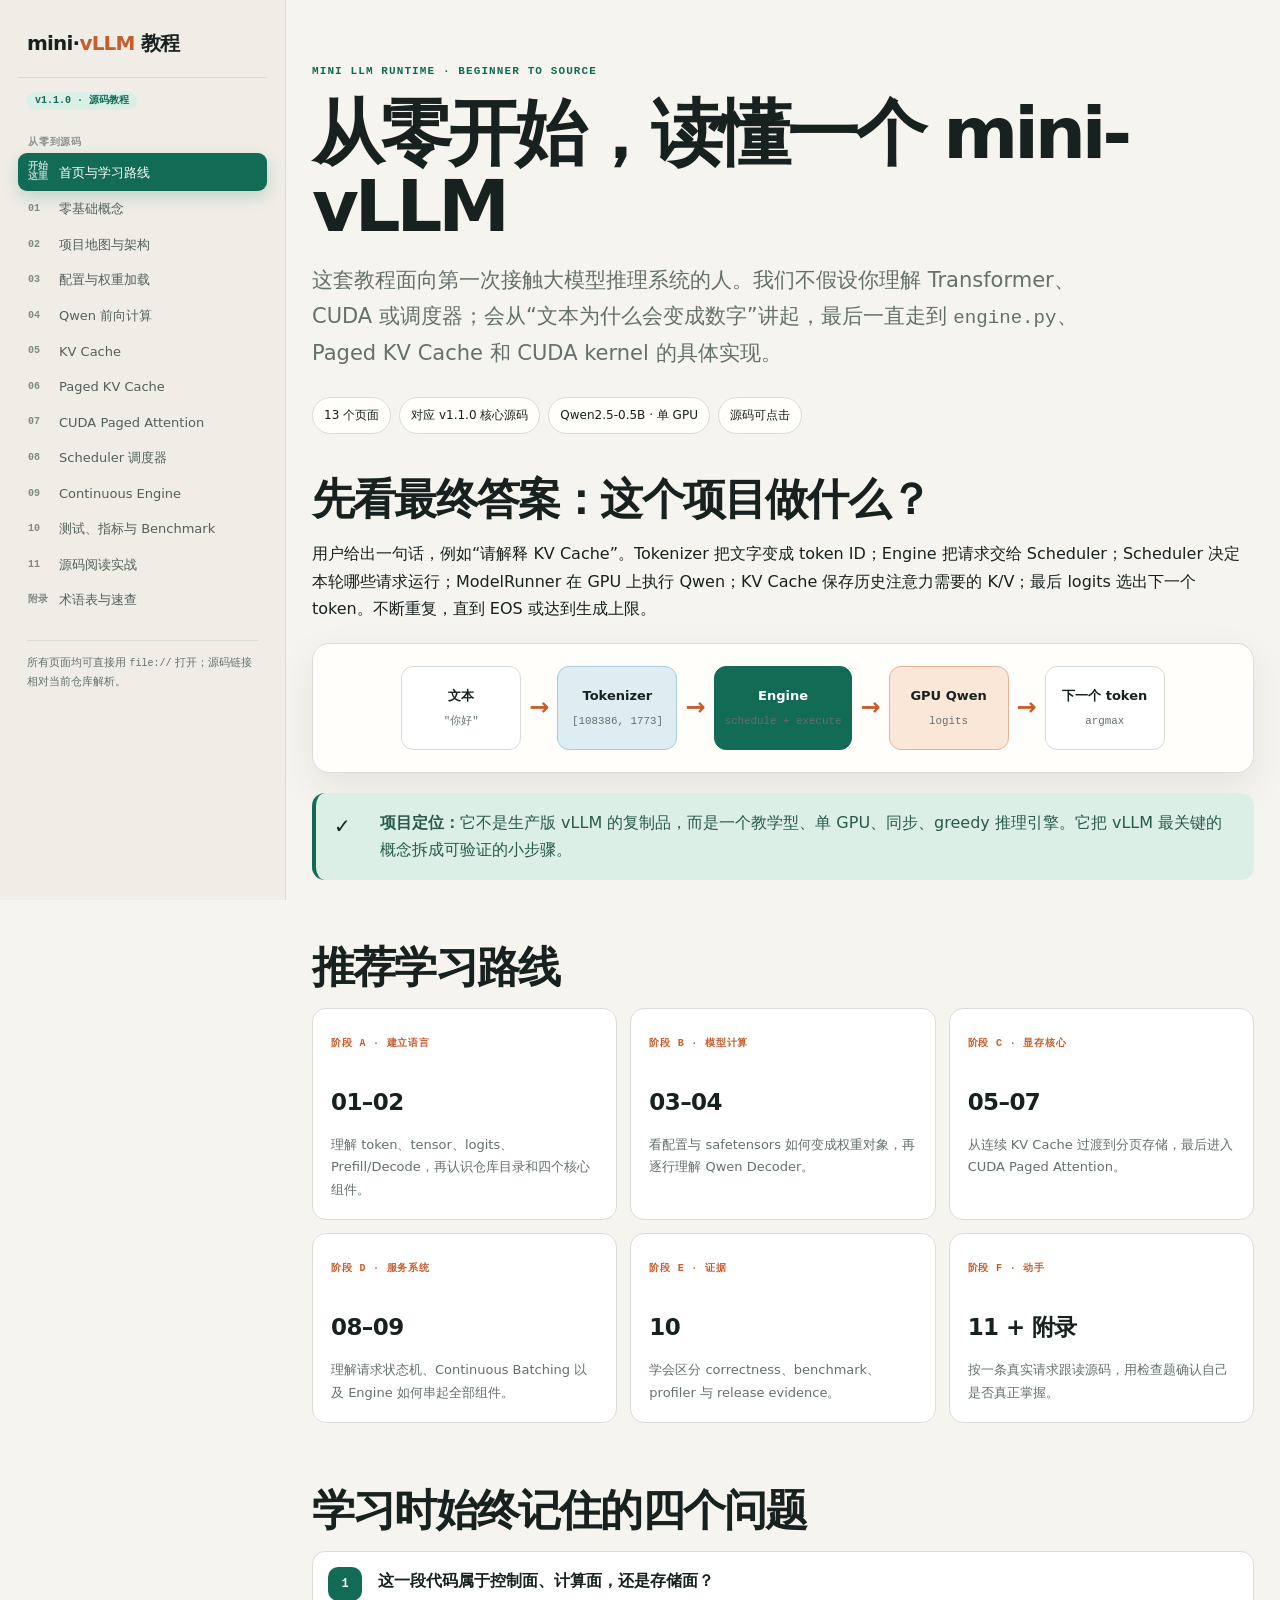
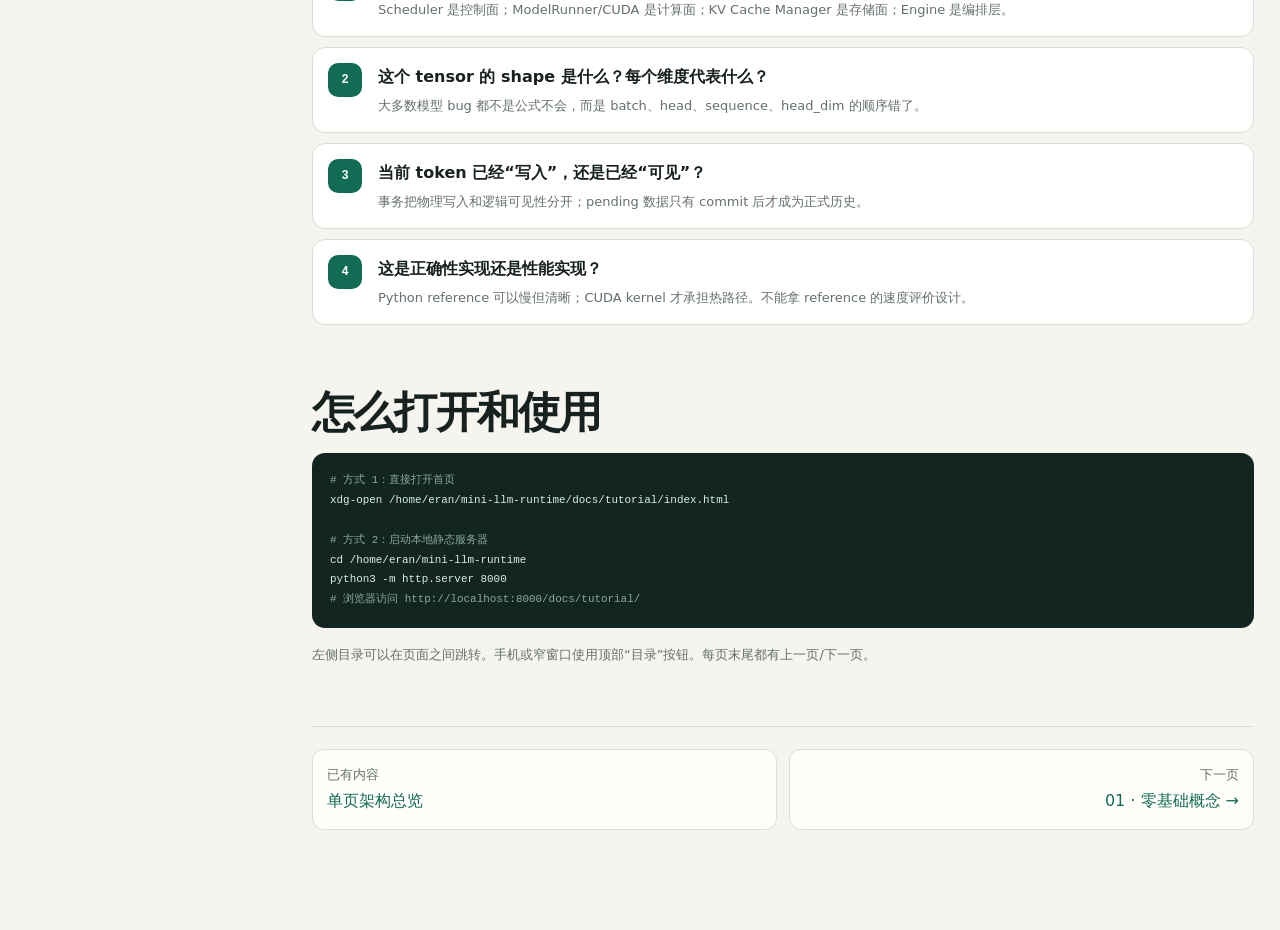
<file: docs/tutorial/index.html>
<!doctype html><html lang="zh-CN"><head><meta charset="utf-8"><meta name="viewport" content="width=device-width,initial-scale=1"><title>mini-vLLM 从零到源码教程</title><link rel="stylesheet" href="assets/style.css"></head>
<body data-page="index"><div class="layout"><main class="page"><article class="content">
  <div class="crumb">Mini LLM Runtime · Beginner to Source</div>
  <h1>从零开始，读懂一个 mini-vLLM</h1>
  <p class="lead">这套教程面向第一次接触大模型推理系统的人。我们不假设你理解 Transformer、CUDA 或调度器；会从“文本为什么会变成数字”讲起，最后一直走到 <code>engine.py</code>、Paged KV Cache 和 CUDA kernel 的具体实现。</p>
  <div class="hero-meta"><span class="pill">13 个页面</span><span class="pill">对应 v1.1.0 核心源码</span><span class="pill">Qwen2.5-0.5B · 单 GPU</span><span class="pill">源码可点击</span></div>

  <section class="chapter"><h2>先看最终答案：这个项目做什么？</h2>
    <p>用户给出一句话，例如“请解释 KV Cache”。Tokenizer 把文字变成 token ID；Engine 把请求交给 Scheduler；Scheduler 决定本轮哪些请求运行；ModelRunner 在 GPU 上执行 Qwen；KV Cache 保存历史注意力需要的 K/V；最后 logits 选出下一个 token。不断重复，直到 EOS 或达到生成上限。</p>
    <div class="diagram"><div class="flow"><div class="node"><strong>文本</strong><small>"你好"</small></div><div class="arrow">→</div><div class="node blue"><strong>Tokenizer</strong><small>[108386, 1773]</small></div><div class="arrow">→</div><div class="node green"><strong>Engine</strong><small>schedule + execute</small></div><div class="arrow">→</div><div class="node orange"><strong>GPU Qwen</strong><small>logits</small></div><div class="arrow">→</div><div class="node"><strong>下一个 token</strong><small>argmax</small></div></div></div>
    <div class="callout good"><div class="icon">✓</div><p><strong>项目定位：</strong>它不是生产版 vLLM 的复制品，而是一个教学型、单 GPU、同步、greedy 推理引擎。它把 vLLM 最关键的概念拆成可验证的小步骤。</p></div>
  </section>

  <section class="chapter"><h2>推荐学习路线</h2>
    <div class="grid-3">
      <div class="card"><span class="label">阶段 A · 建立语言</span><h3>01–02</h3><p>理解 token、tensor、logits、Prefill/Decode，再认识仓库目录和四个核心组件。</p></div>
      <div class="card"><span class="label">阶段 B · 模型计算</span><h3>03–04</h3><p>看配置与 safetensors 如何变成权重对象，再逐行理解 Qwen Decoder。</p></div>
      <div class="card"><span class="label">阶段 C · 显存核心</span><h3>05–07</h3><p>从连续 KV Cache 过渡到分页存储，最后进入 CUDA Paged Attention。</p></div>
      <div class="card"><span class="label">阶段 D · 服务系统</span><h3>08–09</h3><p>理解请求状态机、Continuous Batching 以及 Engine 如何串起全部组件。</p></div>
      <div class="card"><span class="label">阶段 E · 证据</span><h3>10</h3><p>学会区分 correctness、benchmark、profiler 与 release evidence。</p></div>
      <div class="card"><span class="label">阶段 F · 动手</span><h3>11 + 附录</h3><p>按一条真实请求跟读源码，用检查题确认自己是否真正掌握。</p></div>
    </div>
  </section>

  <section class="chapter"><h2>学习时始终记住的四个问题</h2>
    <div class="steps">
      <div class="step"><div><b>这一段代码属于控制面、计算面，还是存储面？</b><p>Scheduler 是控制面；ModelRunner/CUDA 是计算面；KV Cache Manager 是存储面；Engine 是编排层。</p></div></div>
      <div class="step"><div><b>这个 tensor 的 shape 是什么？每个维度代表什么？</b><p>大多数模型 bug 都不是公式不会，而是 batch、head、sequence、head_dim 的顺序错了。</p></div></div>
      <div class="step"><div><b>当前 token 已经“写入”，还是已经“可见”？</b><p>事务把物理写入和逻辑可见性分开；pending 数据只有 commit 后才成为正式历史。</p></div></div>
      <div class="step"><div><b>这是正确性实现还是性能实现？</b><p>Python reference 可以慢但清晰；CUDA kernel 才承担热路径。不能拿 reference 的速度评价设计。</p></div></div>
    </div>
  </section>

  <section class="chapter"><h2>怎么打开和使用</h2>
    <pre><code># 方式 1：直接打开首页
xdg-open /home/eran/mini-llm-runtime/docs/tutorial/index.html

# 方式 2：启动本地静态服务器
cd /home/eran/mini-llm-runtime
python3 -m http.server 8000
# 浏览器访问 http://localhost:8000/docs/tutorial/</code></pre>
    <p class="muted small">左侧目录可以在页面之间跳转。手机或窄窗口使用顶部“目录”按钮。每页末尾都有上一页/下一页。</p>
  </section>
  <div class="pager"><a href="../vllm_runtime_flow.html"><small>已有内容</small>单页架构总览</a><a href="01-foundations.html"><small>下一页</small>01 · 零基础概念 →</a></div>
</article></main></div><script src="assets/app.js"></script></body></html>
</file>
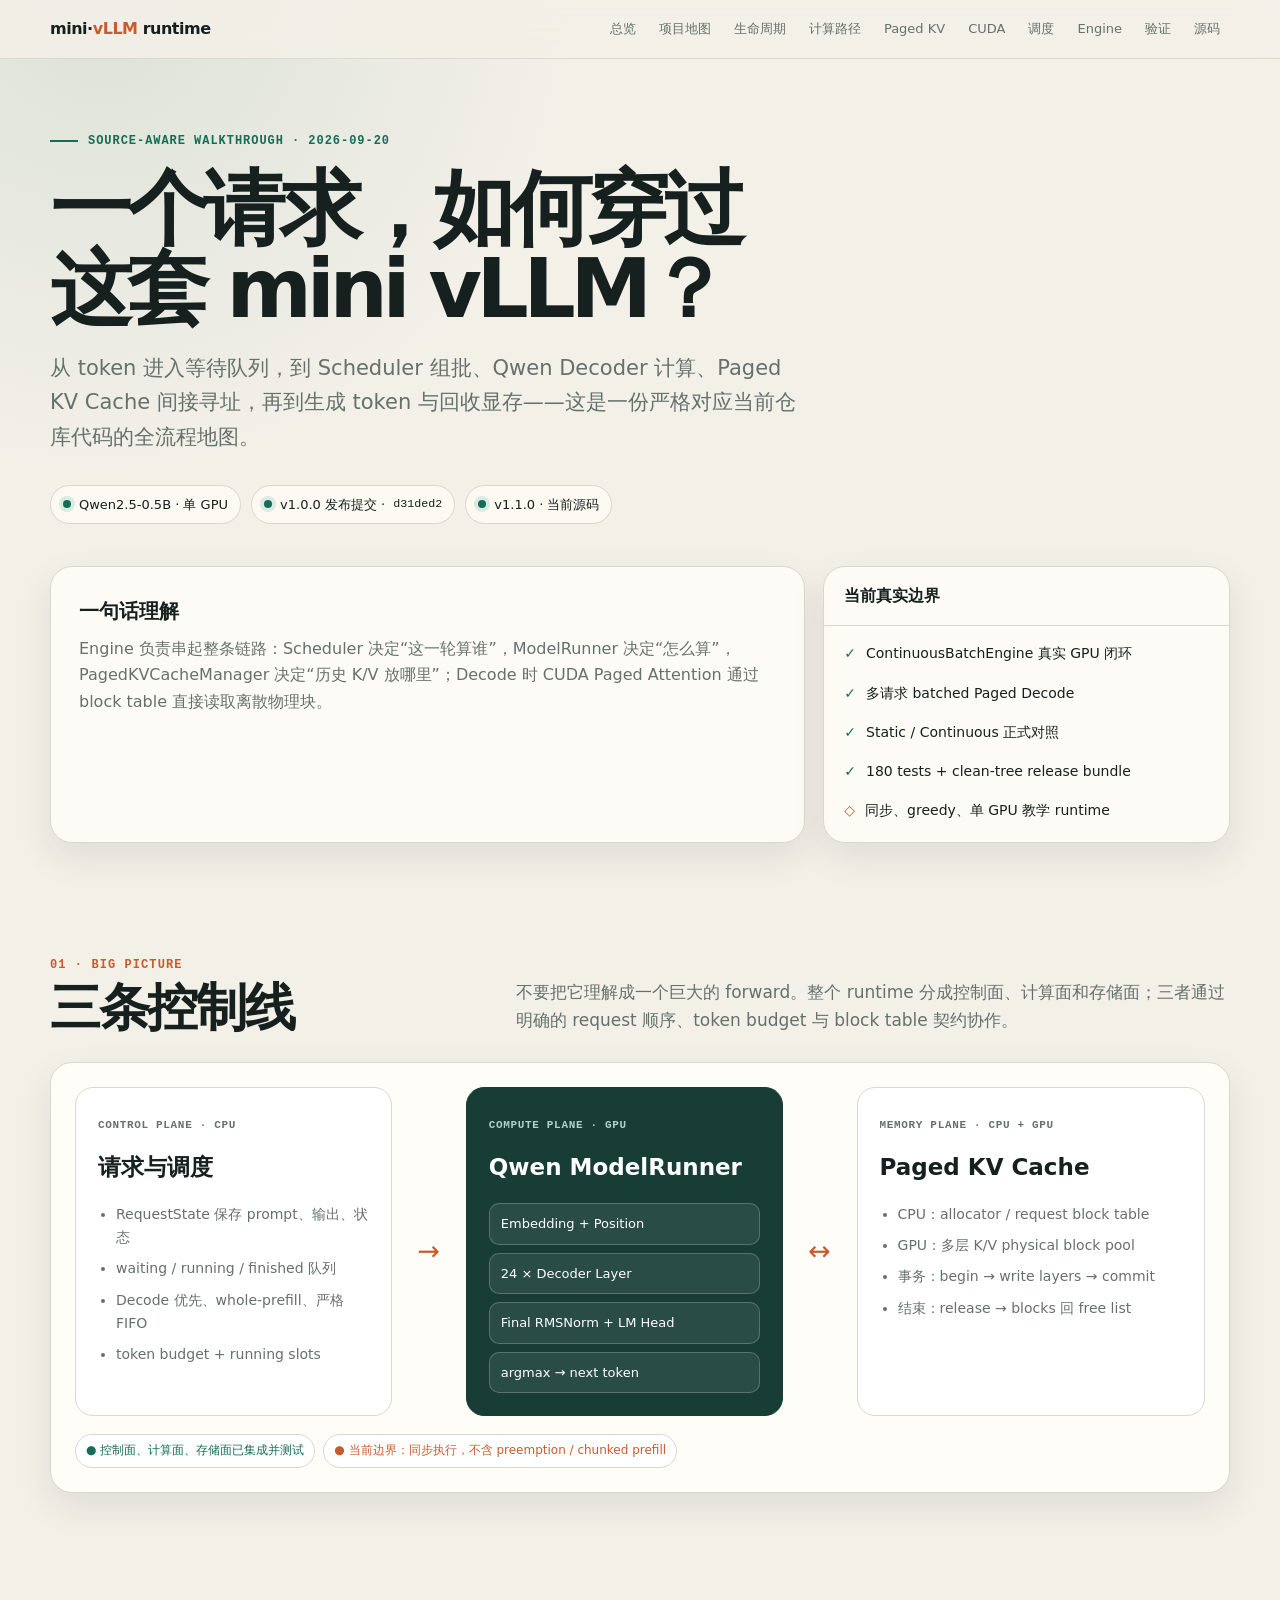
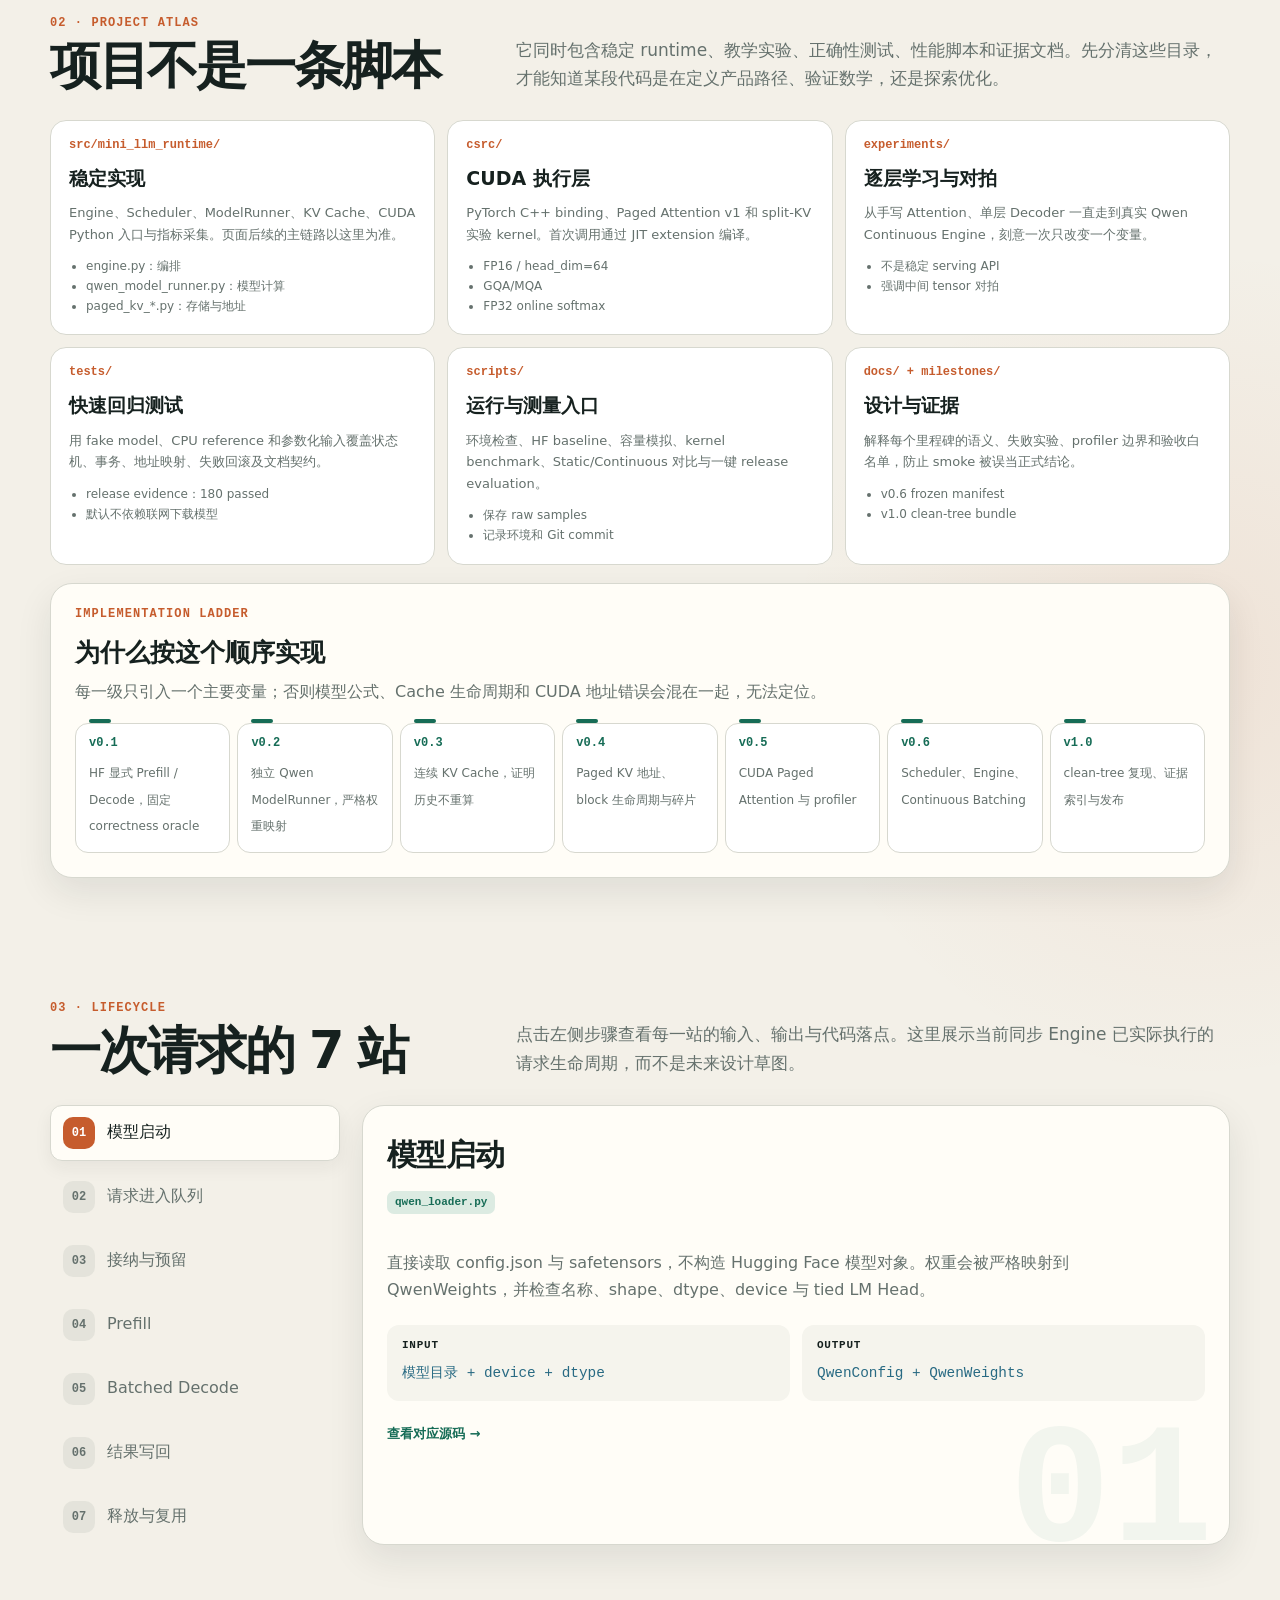
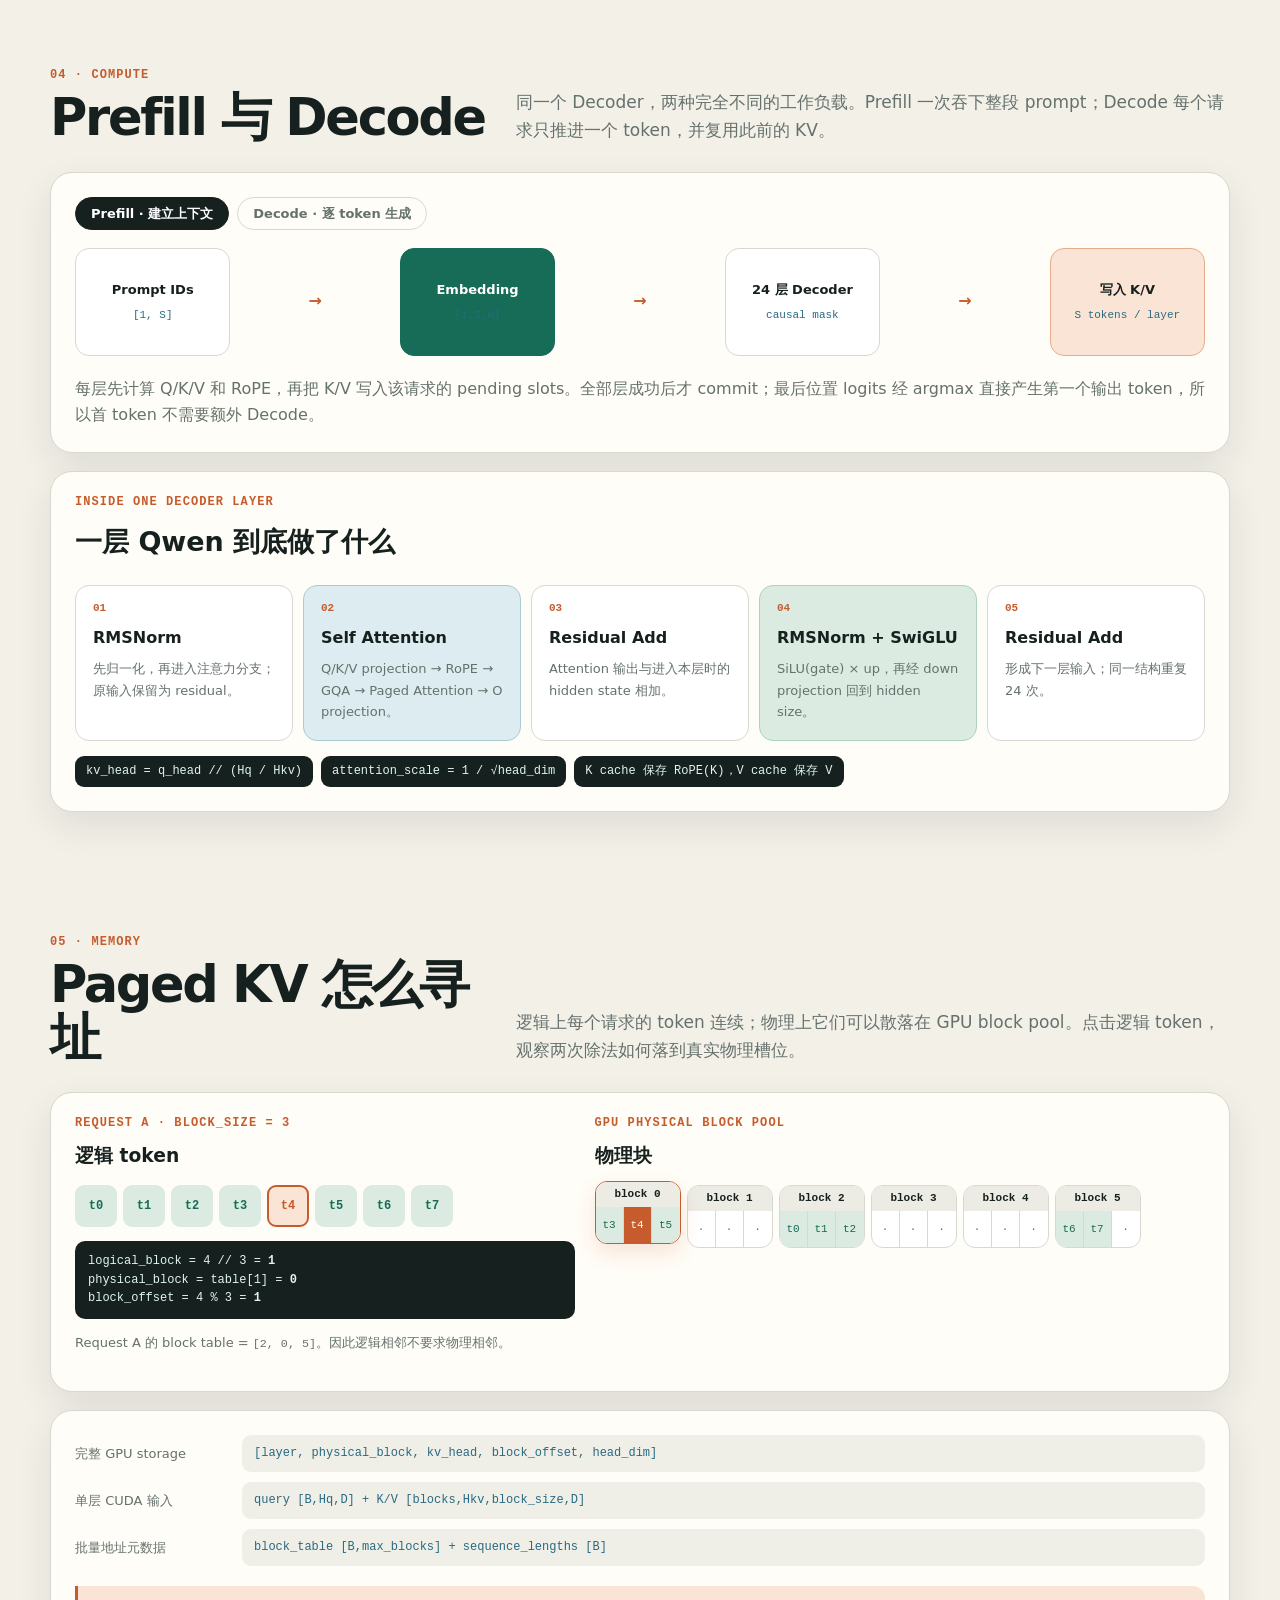
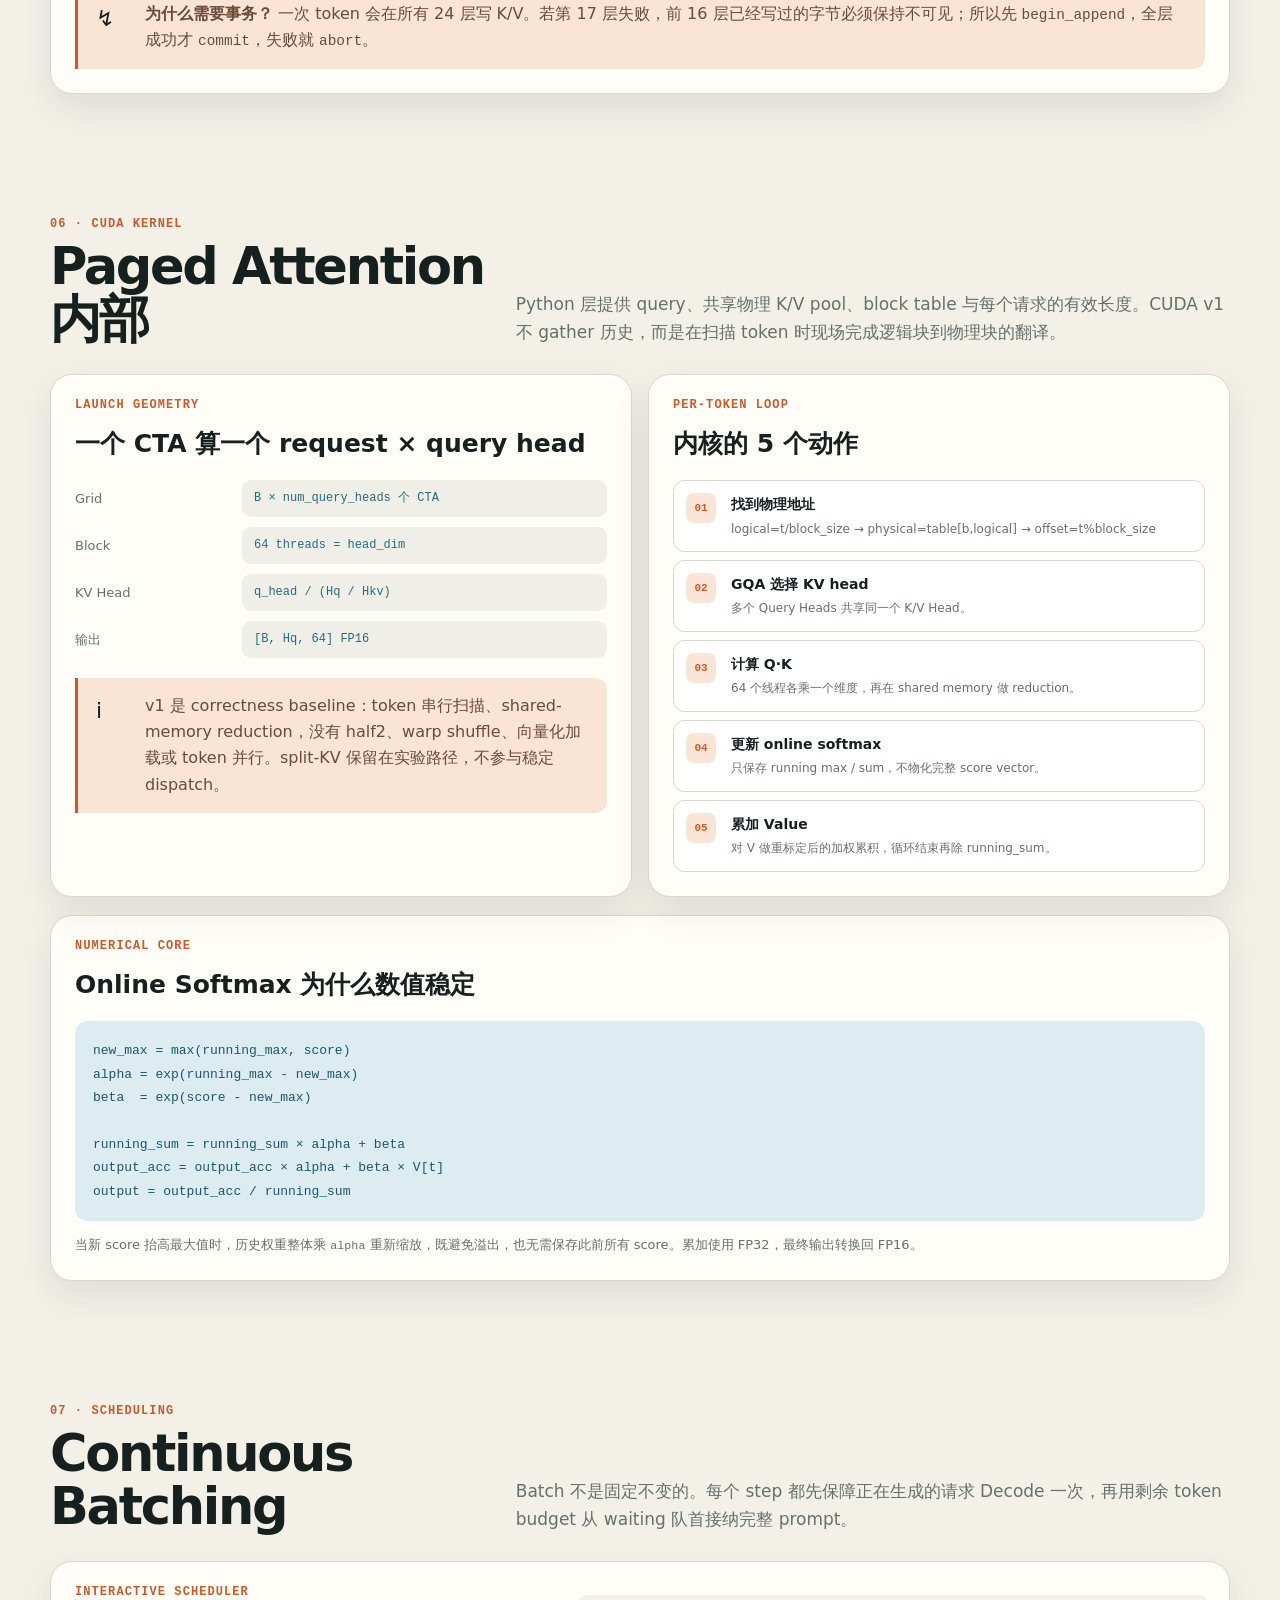
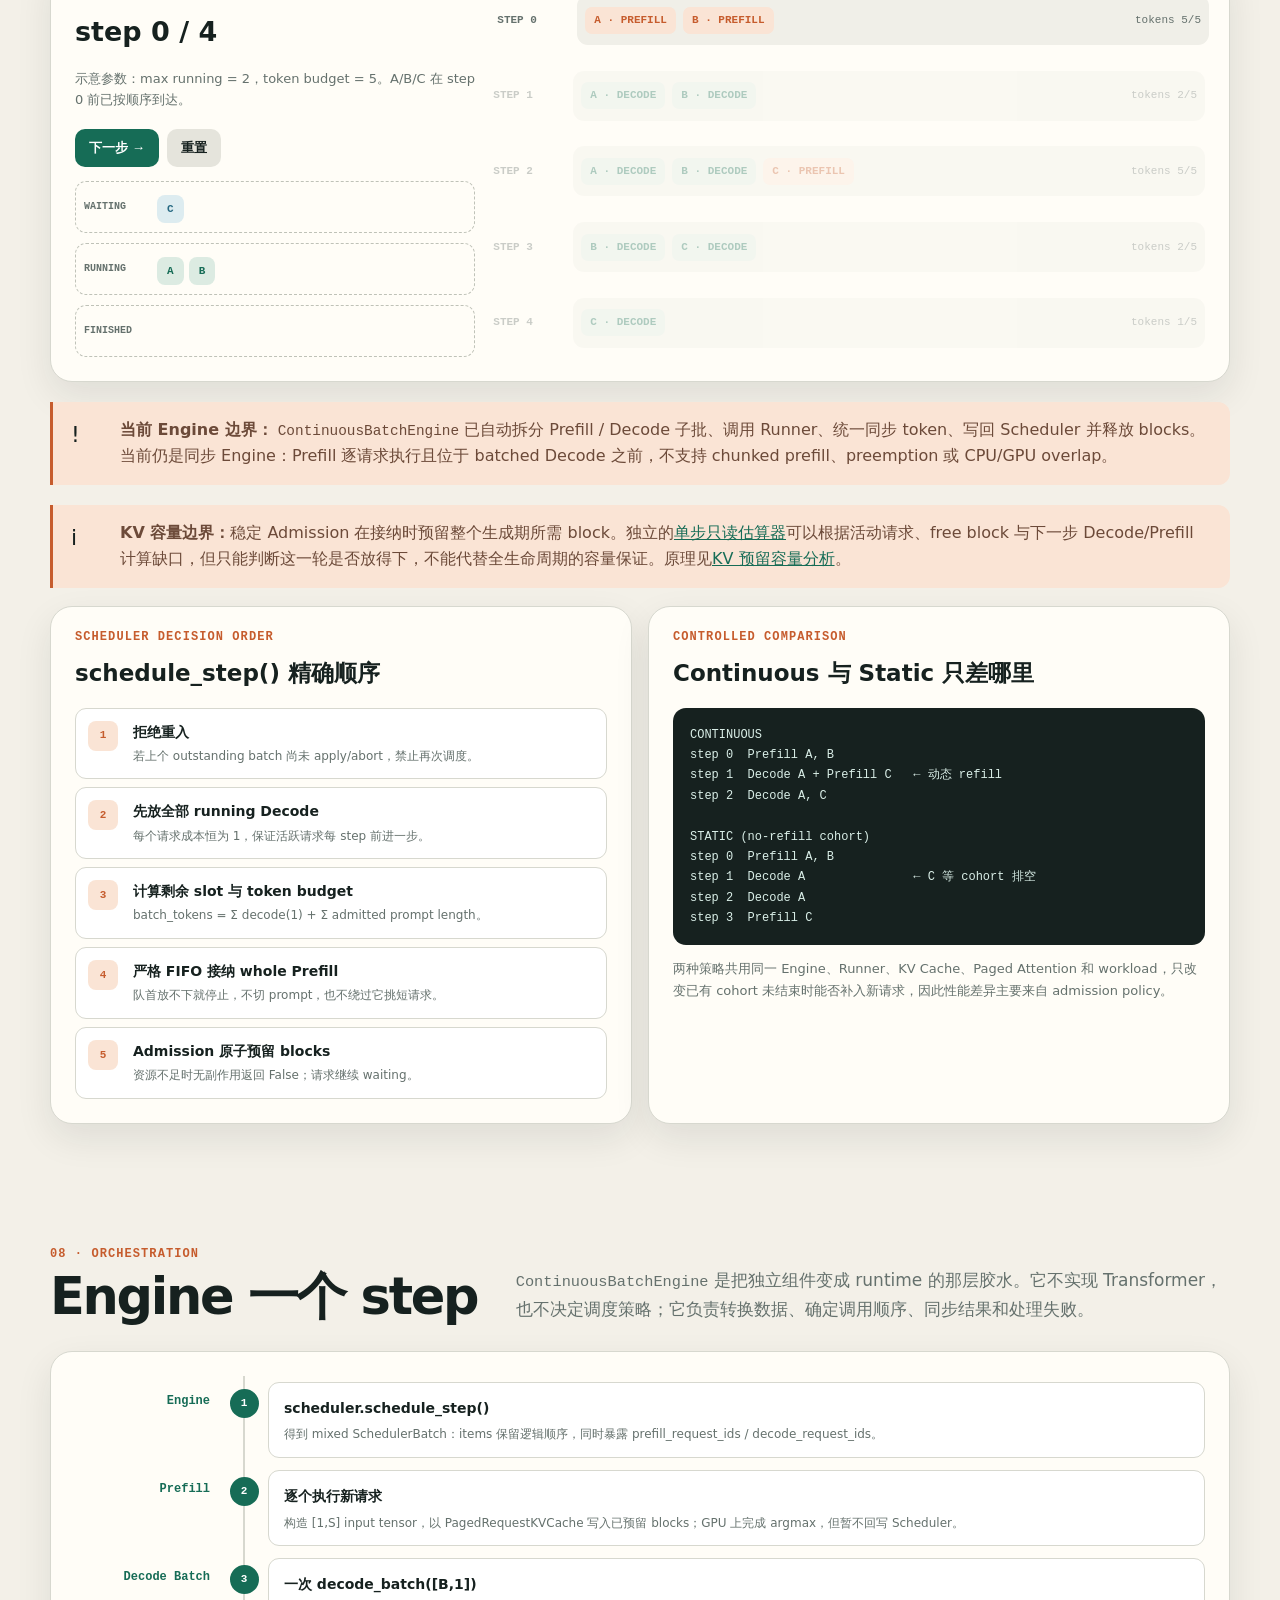
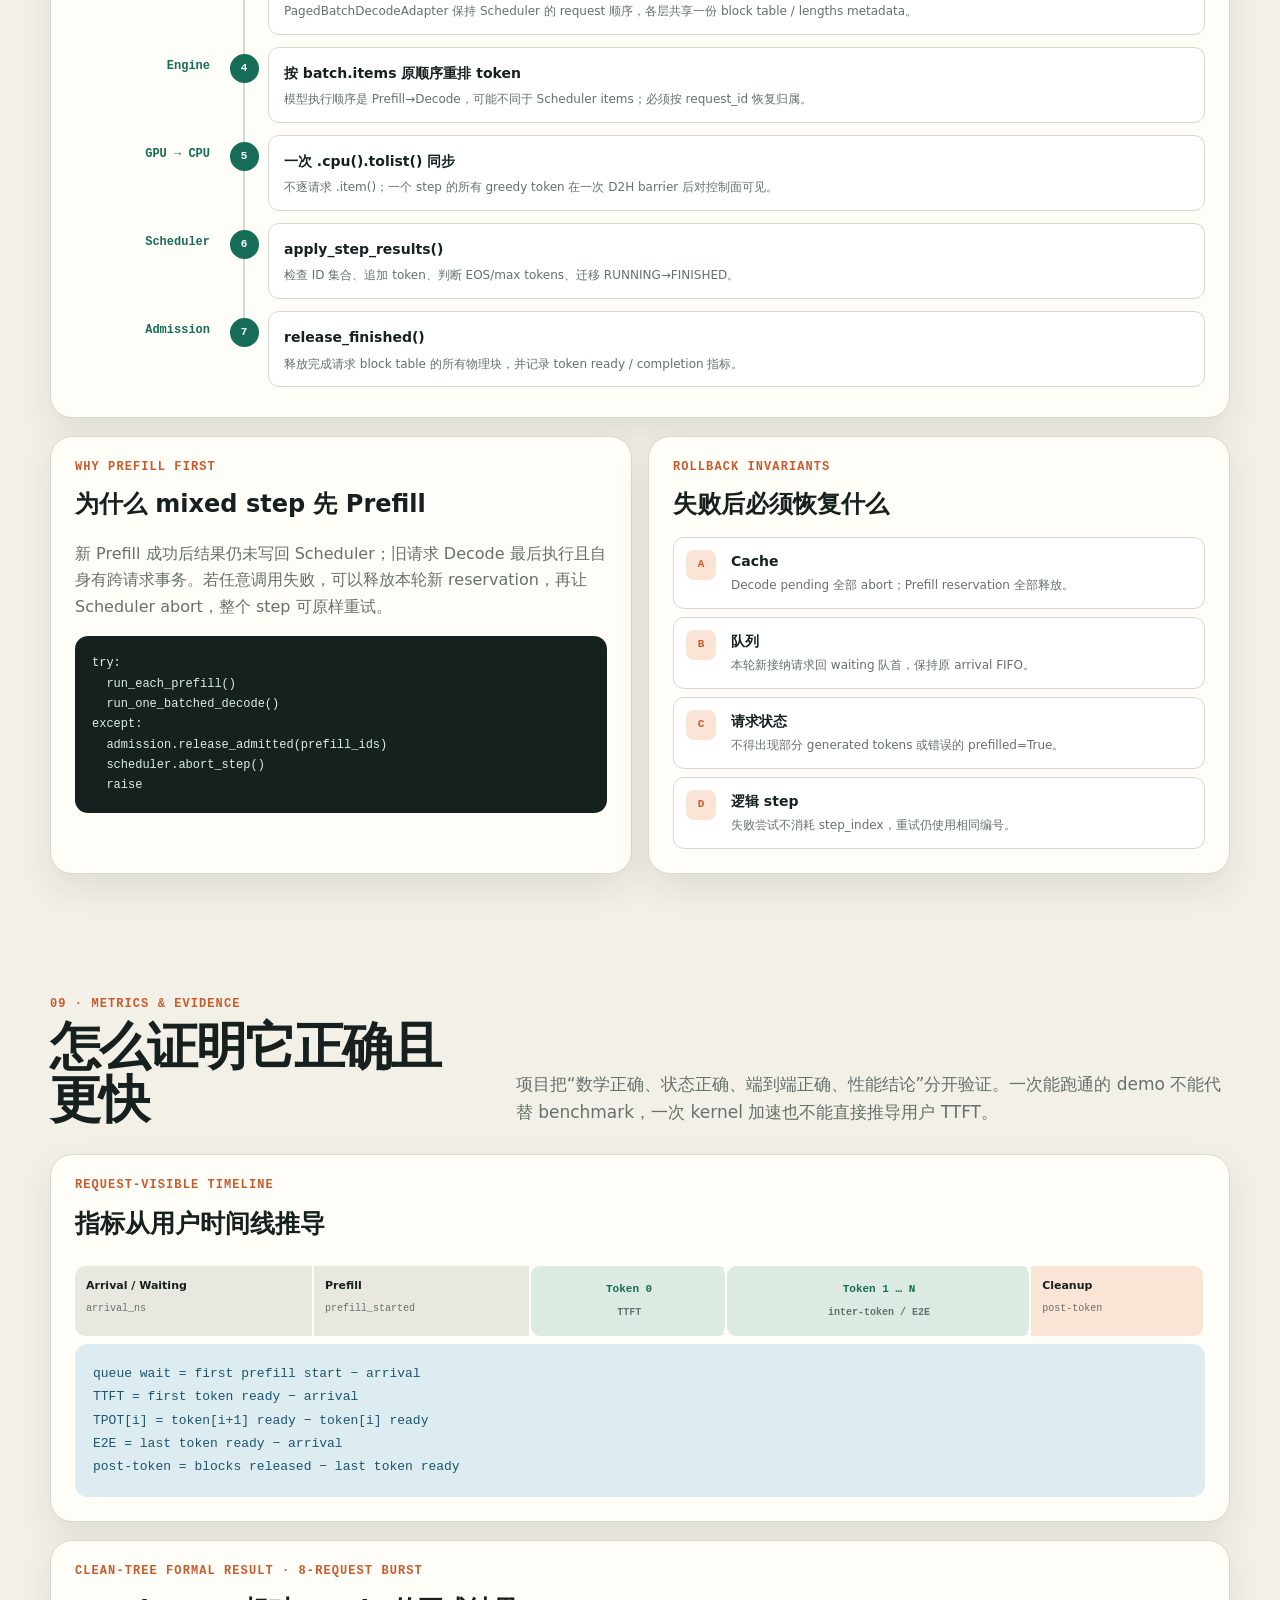
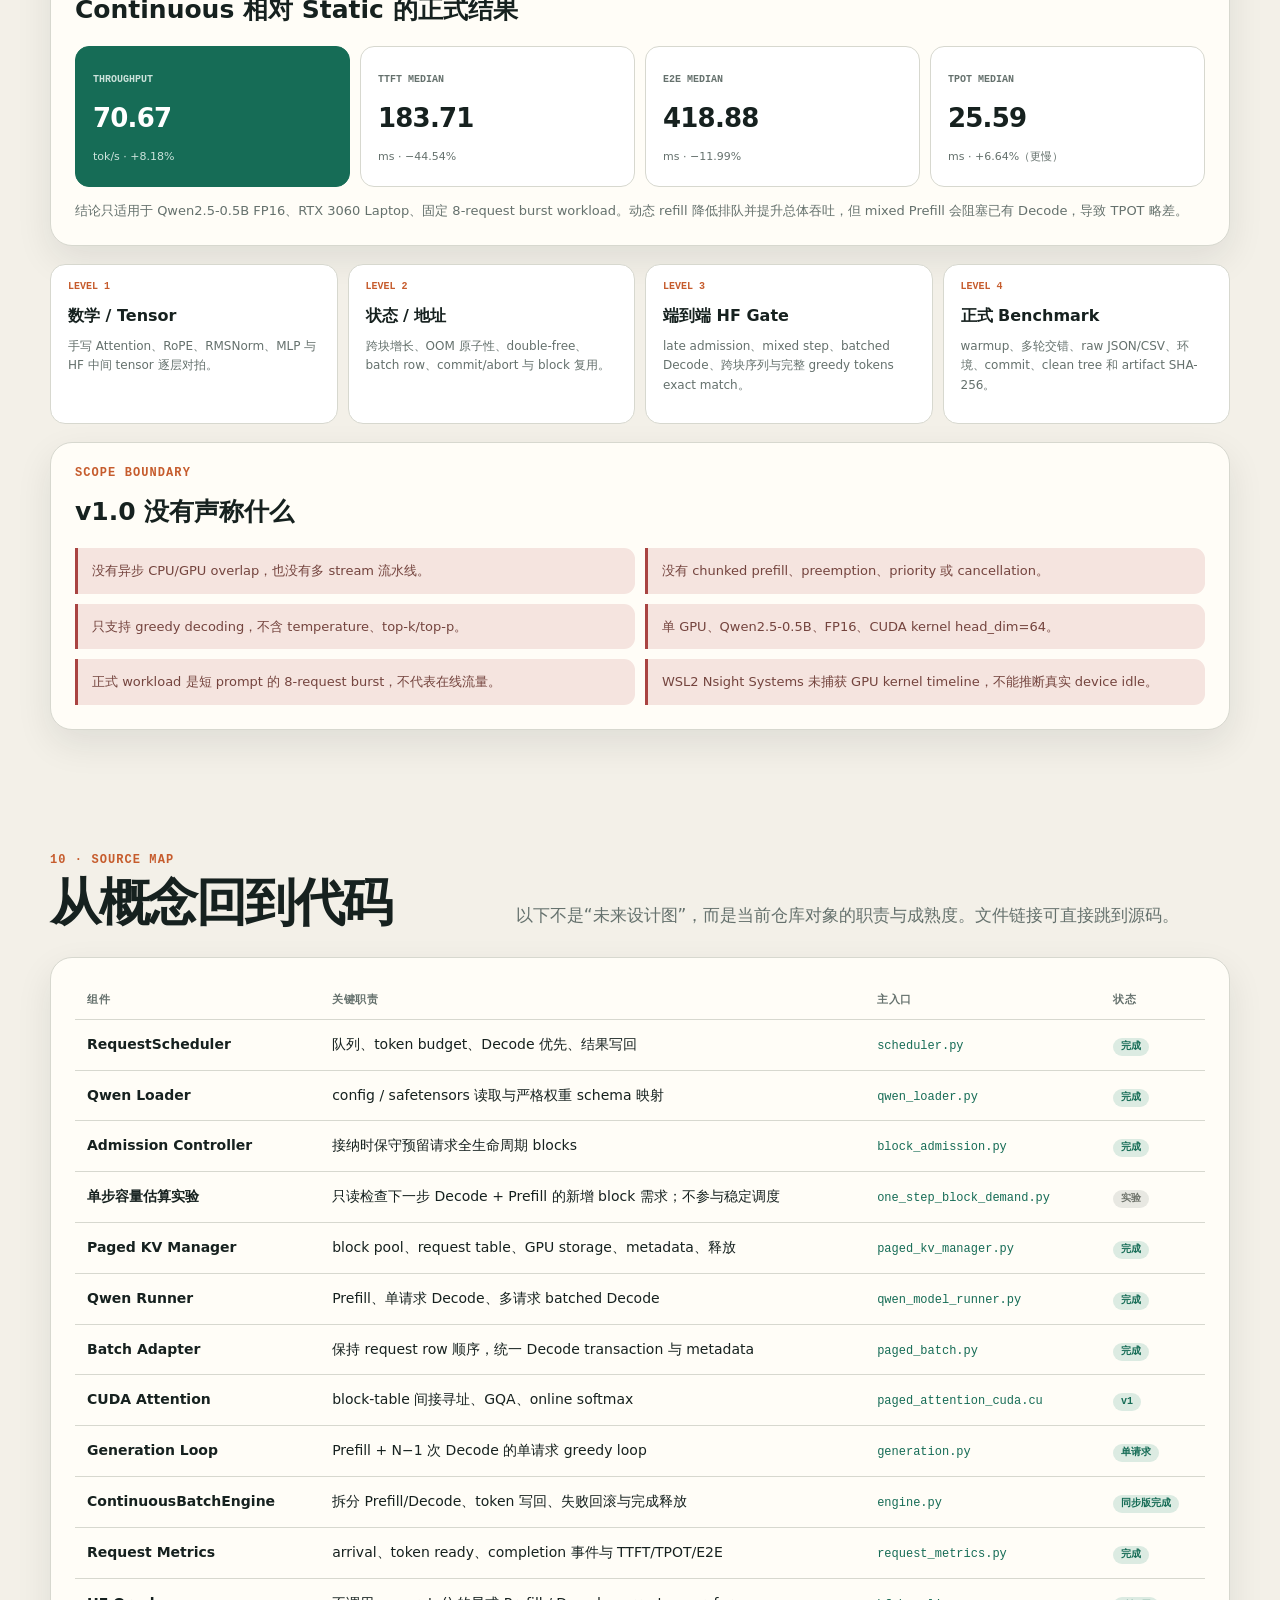
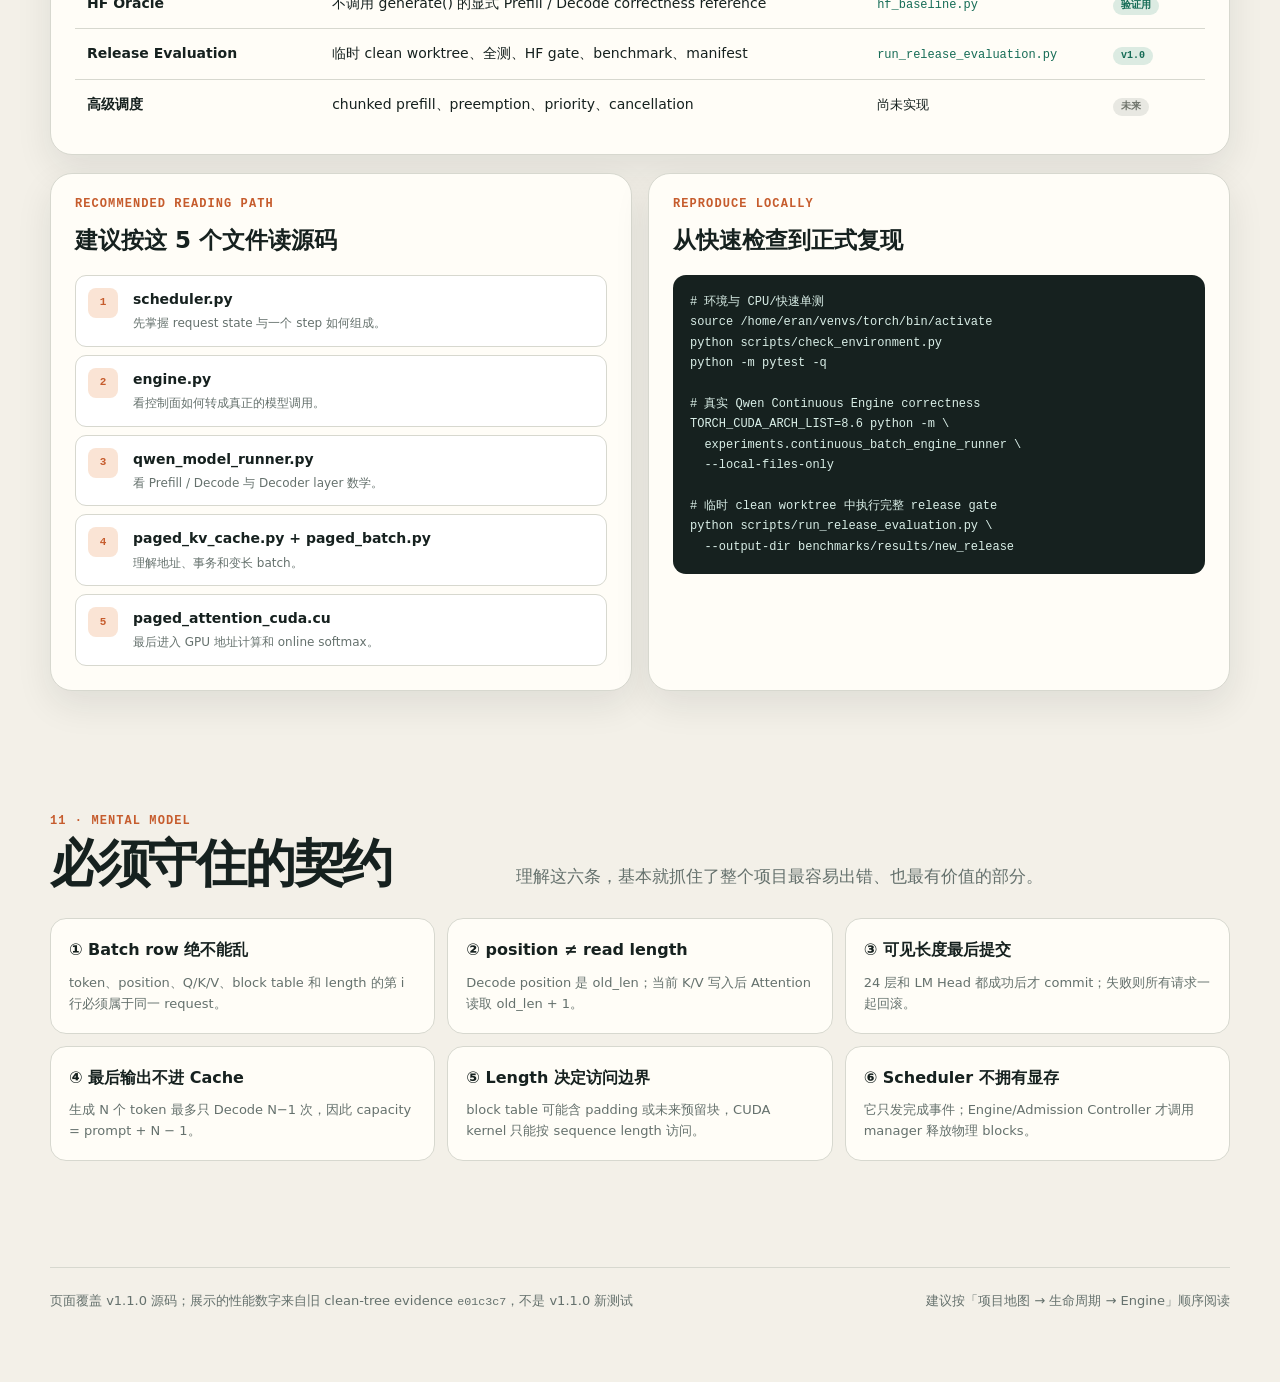
<file: docs/vllm_runtime_flow.html>
<!doctype html>
<html lang="zh-CN">
<head>
  <meta charset="utf-8" />
  <meta name="viewport" content="width=device-width, initial-scale=1" />
  <title>Mini vLLM Runtime · 全流程可视化</title>
  <meta name="description" content="基于当前 mini-llm-runtime 源码的交互式架构与执行流程说明" />
  <style>
    :root {
      --bg: #f3f0e8;
      --paper: #fffdf7;
      --ink: #16211f;
      --muted: #65716d;
      --line: #d7d8cf;
      --green: #166c56;
      --green-soft: #dcebe2;
      --orange: #c65c2d;
      --orange-soft: #fae4d5;
      --blue: #286a83;
      --blue-soft: #ddecf0;
      --yellow: #e7b94c;
      --red: #a94442;
      --shadow: 0 14px 36px rgba(26, 37, 33, .09);
      --mono: "SFMono-Regular", Consolas, "Liberation Mono", monospace;
      --sans: Inter, ui-sans-serif, system-ui, -apple-system, BlinkMacSystemFont, "Segoe UI", sans-serif;
    }
    * { box-sizing: border-box; }
    html { scroll-behavior: smooth; }
    body {
      margin: 0;
      color: var(--ink);
      background:
        radial-gradient(circle at 8% 0%, rgba(22,108,86,.10), transparent 30rem),
        radial-gradient(circle at 94% 18%, rgba(198,92,45,.09), transparent 26rem),
        var(--bg);
      font-family: var(--sans);
      line-height: 1.65;
    }
    button, a { -webkit-tap-highlight-color: transparent; }
    a { color: var(--green); }
    code { font-family: var(--mono); font-size: .9em; }
    .shell { width: min(1180px, calc(100% - 36px)); margin: 0 auto; }
    .topbar {
      position: sticky; top: 0; z-index: 20;
      border-bottom: 1px solid rgba(215,216,207,.9);
      background: rgba(243,240,232,.88); backdrop-filter: blur(18px);
    }
    .topbar .shell { min-height: 58px; display: flex; align-items: center; gap: 18px; }
    .brand { font-weight: 850; letter-spacing: -.03em; white-space: nowrap; }
    .brand i { color: var(--orange); font-style: normal; }
    .nav { display: flex; gap: 3px; overflow-x: auto; margin-left: auto; scrollbar-width: none; }
    .nav a { color: var(--muted); text-decoration: none; padding: 7px 10px; border-radius: 8px; font-size: 13px; white-space: nowrap; }
    .nav a:hover, .nav a.active { color: var(--ink); background: rgba(255,255,255,.72); }

    .hero { padding: 76px 0 54px; }
    .eyebrow { display: flex; align-items: center; gap: 10px; color: var(--green); font: 700 12px/1 var(--mono); letter-spacing: .08em; text-transform: uppercase; }
    .eyebrow::before { content: ""; width: 28px; height: 2px; background: var(--green); }
    h1 { max-width: 880px; margin: 22px 0 16px; font-size: clamp(44px, 7vw, 82px); line-height: .98; letter-spacing: -.065em; }
    .hero-copy { max-width: 760px; font-size: clamp(17px, 2vw, 21px); color: var(--muted); }
    .hero-meta { display: flex; flex-wrap: wrap; gap: 10px; margin-top: 30px; }
    .pill { display: inline-flex; align-items: center; gap: 8px; border: 1px solid var(--line); background: rgba(255,253,247,.72); border-radius: 999px; padding: 8px 12px; font-size: 13px; }
    .dot { width: 8px; height: 8px; border-radius: 50%; background: var(--green); box-shadow: 0 0 0 4px var(--green-soft); }
    .dot.orange { background: var(--orange); box-shadow: 0 0 0 4px var(--orange-soft); }
    .headline-grid { display: grid; grid-template-columns: 1.3fr .7fr; gap: 18px; margin-top: 42px; }
    .summary, .status-card { border: 1px solid var(--line); background: rgba(255,253,247,.86); box-shadow: var(--shadow); border-radius: 22px; }
    .summary { padding: 28px; }
    .summary strong { font-size: 20px; }
    .summary p { margin: 8px 0 0; color: var(--muted); }
    .status-card { overflow: hidden; }
    .status-card .head { padding: 16px 20px; border-bottom: 1px solid var(--line); font-weight: 750; }
    .status-list { list-style: none; padding: 8px 20px 12px; margin: 0; }
    .status-list li { display: flex; gap: 10px; align-items: flex-start; padding: 8px 0; font-size: 14px; }
    .check { color: var(--green); font-weight: 900; }
    .progress { color: var(--orange); font-weight: 900; }

    section { scroll-margin-top: 76px; padding: 62px 0; }
    .section-head { display: grid; grid-template-columns: .38fr .62fr; gap: 28px; align-items: end; margin-bottom: 28px; }
    .kicker { color: var(--orange); font: 800 12px/1 var(--mono); letter-spacing: .09em; text-transform: uppercase; }
    h2 { margin: 10px 0 0; font-size: clamp(31px, 4vw, 51px); line-height: 1.04; letter-spacing: -.045em; }
    .section-intro { color: var(--muted); font-size: 17px; margin: 0; }
    .panel { border: 1px solid var(--line); background: var(--paper); border-radius: 22px; box-shadow: var(--shadow); padding: 24px; }

    /* Architecture */
    .architecture { display: grid; grid-template-columns: 1fr 54px 1fr 54px 1.1fr; gap: 10px; align-items: stretch; }
    .arch-stage { position: relative; padding: 22px; border-radius: 18px; border: 1px solid var(--line); background: #fff; min-height: 260px; }
    .arch-stage.core { background: #173d35; color: white; border-color: #173d35; }
    .arch-stage small { color: var(--muted); font: 700 11px/1 var(--mono); letter-spacing: .06em; }
    .arch-stage.core small { color: #aed3c8; }
    .arch-stage h3 { margin: 13px 0 16px; font-size: 23px; }
    .arch-stage ul { margin: 0; padding-left: 18px; color: var(--muted); font-size: 14px; }
    .arch-stage.core ul { color: #d9e9e4; }
    .arch-stage li + li { margin-top: 8px; }
    .arrow { display: grid; place-items: center; color: var(--orange); font-size: 27px; }
    .mini-flow { display: grid; gap: 8px; }
    .mini-node { border: 1px solid rgba(255,255,255,.22); background: rgba(255,255,255,.08); border-radius: 10px; padding: 9px 11px; font-size: 13px; }
    .arch-caption { grid-column: 1/-1; display: flex; flex-wrap: wrap; gap: 8px; padding-top: 8px; }
    .legend { border-radius: 999px; padding: 6px 10px; font-size: 12px; border: 1px solid var(--line); background: white; }
    .legend.done { color: var(--green); }
    .legend.bridge { color: var(--orange); }

    /* Stepper */
    .stepper { display: grid; grid-template-columns: 290px 1fr; gap: 22px; }
    .step-list { display: grid; gap: 8px; align-content: start; }
    .step-button { width: 100%; display: flex; align-items: center; gap: 12px; text-align: left; border: 1px solid transparent; background: transparent; color: var(--muted); padding: 11px 12px; border-radius: 12px; cursor: pointer; font: inherit; }
    .step-button:hover { background: rgba(255,255,255,.6); }
    .step-button.active { color: var(--ink); background: var(--paper); border-color: var(--line); box-shadow: 0 7px 18px rgba(26,37,33,.06); }
    .step-num { flex: 0 0 32px; height: 32px; display: grid; place-items: center; border-radius: 10px; background: #e4e3db; font: 800 12px/1 var(--mono); }
    .step-button.active .step-num { color: white; background: var(--orange); }
    .step-detail { min-height: 360px; position: relative; overflow: hidden; }
    .step-detail::after { content: attr(data-watermark); position: absolute; right: 16px; bottom: -36px; color: rgba(22,108,86,.055); font: 900 170px/1 var(--mono); pointer-events: none; }
    .step-detail h3 { margin: 0; font-size: 30px; letter-spacing: -.025em; }
    .step-detail .tag { display: inline-block; margin: 12px 0 20px; color: var(--green); background: var(--green-soft); border-radius: 7px; padding: 4px 8px; font: 700 11px/1.4 var(--mono); }
    .step-detail p { max-width: 740px; color: var(--muted); }
    .io-grid { display: grid; grid-template-columns: 1fr 1fr; gap: 12px; margin-top: 22px; position: relative; z-index: 1; }
    .io { padding: 15px; background: #f5f4ed; border-radius: 12px; }
    .io b { display: block; color: var(--ink); font: 750 11px/1 var(--mono); text-transform: uppercase; letter-spacing: .07em; margin-bottom: 8px; }
    .io code { color: var(--blue); word-break: break-word; }
    .source-link { position: relative; z-index: 2; display: inline-flex; margin-top: 22px; text-decoration: none; font-size: 13px; font-weight: 750; }

    /* Dual path */
    .tabs { display: flex; gap: 8px; margin-bottom: 18px; }
    .tab { border: 1px solid var(--line); border-radius: 999px; background: transparent; color: var(--muted); padding: 9px 15px; cursor: pointer; font: 700 13px/1 var(--sans); }
    .tab.active { background: var(--ink); color: white; border-color: var(--ink); }
    .path-wrap { display: none; }
    .path-wrap.active { display: block; }
    .path { display: grid; grid-template-columns: repeat(7, 1fr); align-items: center; gap: 7px; }
    .path-node { min-height: 108px; display: grid; place-items: center; align-content: center; text-align: center; border-radius: 14px; border: 1px solid var(--line); background: #fff; padding: 10px; font-size: 13px; }
    .path-node strong { display: block; margin-bottom: 6px; }
    .path-node code { color: var(--blue); font-size: 11px; }
    .path-node.hot { color: white; background: var(--green); border-color: var(--green); }
    .path-node.cache { background: var(--orange-soft); border-color: #e5ad8d; }
    .path-arrow { text-align: center; color: var(--orange); font-weight: 900; }
    .path-note { margin: 20px 0 0; color: var(--muted); }

    /* Layer */
    .layer-flow { display: grid; grid-template-columns: repeat(5, 1fr); gap: 10px; }
    .layer-box { border-radius: 14px; min-height: 130px; padding: 17px; border: 1px solid var(--line); background: #fff; }
    .layer-box .n { color: var(--orange); font: 800 11px/1 var(--mono); }
    .layer-box h4 { margin: 11px 0 7px; }
    .layer-box p { margin: 0; color: var(--muted); font-size: 13px; }
    .layer-box.attn { background: var(--blue-soft); border-color: #a9cbd4; }
    .layer-box.mlp { background: var(--green-soft); border-color: #afd1c1; }
    .layer-formula { margin-top: 15px; display: flex; flex-wrap: wrap; gap: 8px; }
    .formula { background: #16211f; color: #dff5ed; border-radius: 9px; padding: 8px 11px; font: 12px/1.3 var(--mono); }

    /* Cache map */
    .cache-lab { display: grid; grid-template-columns: .9fr 1.1fr; gap: 20px; }
    .token-strip, .block-pool { display: flex; flex-wrap: wrap; gap: 6px; }
    .token { min-width: 42px; height: 42px; display: grid; place-items: center; border-radius: 9px; background: var(--green-soft); color: var(--green); font: 800 12px/1 var(--mono); cursor: pointer; border: 2px solid transparent; }
    .token:hover, .token.active { border-color: var(--orange); background: var(--orange-soft); color: var(--orange); }
    .block { width: 86px; border: 1px solid var(--line); border-radius: 12px; background: #fff; overflow: hidden; transition: .2s ease; }
    .block.active { transform: translateY(-4px); border-color: var(--orange); box-shadow: 0 9px 20px rgba(198,92,45,.15); }
    .block-id { padding: 7px; background: #ecebe4; text-align: center; font: 800 11px/1 var(--mono); }
    .slots { display: grid; grid-template-columns: repeat(3,1fr); }
    .slot { height: 36px; display: grid; place-items: center; border-right: 1px solid var(--line); font: 11px/1 var(--mono); color: var(--muted); }
    .slot:last-child { border: 0; }
    .slot.used { background: var(--green-soft); color: var(--green); }
    .slot.target { background: var(--orange); color: white; }
    .mapping-readout { margin-top: 14px; min-height: 58px; background: #16211f; color: #dff5ed; border-radius: 10px; padding: 11px 13px; font: 12px/1.55 var(--mono); }
    .tensor-shape { display: grid; gap: 10px; }
    .shape-row { display: grid; grid-template-columns: 155px 1fr; gap: 12px; align-items: center; }
    .shape-row span { color: var(--muted); font-size: 13px; }
    .shape { padding: 10px 12px; border-radius: 9px; background: #f0efe7; color: var(--blue); font: 12px/1.4 var(--mono); overflow-x: auto; }

    /* Simulation */
    .sim-grid { display: grid; grid-template-columns: .72fr 1.28fr; gap: 18px; }
    .sim-controls { display: flex; gap: 8px; margin: 18px 0 14px; }
    .sim-btn { border: 0; border-radius: 10px; padding: 10px 14px; cursor: pointer; font-weight: 750; color: white; background: var(--green); }
    .sim-btn.secondary { color: var(--ink); background: #e5e4dc; }
    .queues { display: grid; gap: 10px; }
    .queue { min-height: 52px; padding: 8px; display: flex; align-items: center; gap: 7px; border: 1px dashed #bfc2b8; border-radius: 11px; }
    .queue-label { width: 66px; color: var(--muted); font: 700 10px/1 var(--mono); }
    .request { padding: 8px 10px; border-radius: 8px; background: var(--blue-soft); color: var(--blue); font: 800 11px/1 var(--mono); }
    .request.run { background: var(--green-soft); color: var(--green); }
    .request.finish { background: #e6e6e0; color: #747870; text-decoration: line-through; }
    .timeline { display: grid; gap: 8px; }
    .tick { display: grid; grid-template-columns: 68px 1fr; gap: 12px; align-items: center; opacity: .34; transition: .2s ease; }
    .tick.past { opacity: .7; }
    .tick.current { opacity: 1; transform: translateX(4px); }
    .tick-label { font: 800 11px/1 var(--mono); color: var(--muted); }
    .tick-work { min-height: 50px; display: flex; align-items: center; gap: 7px; border-radius: 11px; background: #f0efe8; padding: 8px; }
    .work { border-radius: 7px; padding: 8px 9px; font: 750 11px/1 var(--mono); }
    .work.prefill { background: var(--orange-soft); color: var(--orange); }
    .work.decode { background: var(--green-soft); color: var(--green); }
    .budget { margin-left: auto; color: var(--muted); font: 11px/1 var(--mono); }
    .sim-note { color: var(--muted); font-size: 13px; }

    /* Matrix */
    .matrix { width: 100%; border-collapse: collapse; font-size: 14px; }
    .matrix th, .matrix td { text-align: left; padding: 13px 12px; border-bottom: 1px solid var(--line); vertical-align: top; }
    .matrix th { color: var(--muted); font: 700 11px/1 var(--mono); letter-spacing: .05em; text-transform: uppercase; }
    .matrix tr:last-child td { border: 0; }
    .badge { display: inline-block; border-radius: 999px; padding: 4px 8px; font: 750 10px/1 var(--mono); white-space: nowrap; }
    .badge.done { background: var(--green-soft); color: var(--green); }
    .badge.partial { background: var(--orange-soft); color: var(--orange); }
    .badge.future { background: #e8e8e2; color: #6f746c; }
    .file { font-family: var(--mono); font-size: 12px; text-decoration: none; }

    .callout { margin-top: 20px; display: grid; grid-template-columns: 36px 1fr; gap: 13px; border-left: 3px solid var(--orange); background: var(--orange-soft); border-radius: 0 12px 12px 0; padding: 15px 18px; }
    .callout .icon { font-size: 22px; }
    .callout p { margin: 0; color: #6c4a39; }
    .invariants { display: grid; grid-template-columns: repeat(3, 1fr); gap: 12px; }
    .invariant { background: var(--paper); border: 1px solid var(--line); border-radius: 16px; padding: 18px; }
    .invariant b { display: block; margin-bottom: 8px; }
    .invariant p { margin: 0; color: var(--muted); font-size: 13px; }

    /* Project atlas / deep dives */
    .atlas { display: grid; grid-template-columns: repeat(3, 1fr); gap: 12px; }
    .atlas-card { border: 1px solid var(--line); border-radius: 16px; background: #fff; padding: 18px; }
    .atlas-card .folder { color: var(--orange); font: 800 12px/1 var(--mono); }
    .atlas-card h3 { margin: 12px 0 8px; font-size: 19px; }
    .atlas-card p { margin: 0; color: var(--muted); font-size: 13px; }
    .atlas-card ul { margin: 12px 0 0; padding-left: 17px; color: var(--muted); font-size: 12px; }
    .milestones { display: grid; grid-template-columns: repeat(7, 1fr); gap: 7px; margin-top: 18px; }
    .milestone { position: relative; min-height: 126px; border: 1px solid var(--line); border-radius: 13px; background: #fff; padding: 13px; }
    .milestone::before { content: ""; position: absolute; top: -5px; left: 13px; width: 22px; height: 4px; border-radius: 99px; background: var(--green); }
    .milestone b { display: block; color: var(--green); font: 800 12px/1 var(--mono); margin-bottom: 10px; }
    .milestone span { font-size: 12px; color: var(--muted); line-height: 1.4; }
    .sequence { display: grid; gap: 0; counter-reset: sequence; }
    .sequence-row { display: grid; grid-template-columns: 145px 48px 1fr; min-height: 76px; align-items: stretch; }
    .sequence-who { padding: 17px 10px; text-align: right; font: 750 12px/1.35 var(--mono); color: var(--green); }
    .sequence-line { position: relative; display: grid; place-items: start center; }
    .sequence-line::before { content: ""; position: absolute; top: 0; bottom: 0; width: 2px; background: var(--line); }
    .sequence-line::after { counter-increment: sequence; content: counter(sequence); z-index: 1; display: grid; place-items: center; width: 29px; height: 29px; margin-top: 13px; border-radius: 50%; color: white; background: var(--green); font: 800 11px/1 var(--mono); }
    .sequence-row:last-child .sequence-line::before { bottom: 47px; }
    .sequence-action { margin: 6px 0; padding: 12px 15px; border: 1px solid var(--line); border-radius: 11px; background: #fff; }
    .sequence-action strong { font-size: 14px; }
    .sequence-action p { margin: 4px 0 0; color: var(--muted); font-size: 12px; }
    .code-block { overflow-x: auto; white-space: pre; border-radius: 13px; background: #16211f; color: #d9eee7; padding: 17px; font: 12px/1.7 var(--mono); }
    .split { display: grid; grid-template-columns: 1fr 1fr; gap: 16px; }
    .algo { display: grid; gap: 8px; }
    .algo-step { display: grid; grid-template-columns: 34px 1fr; gap: 11px; align-items: start; padding: 12px; border: 1px solid var(--line); background: #fff; border-radius: 11px; }
    .algo-step i { width: 30px; height: 30px; display: grid; place-items: center; border-radius: 8px; background: var(--orange-soft); color: var(--orange); font: 800 11px/1 var(--mono); font-style: normal; }
    .algo-step b { display: block; font-size: 14px; }
    .algo-step span { display: block; color: var(--muted); font-size: 12px; margin-top: 3px; }
    .formula-large { border-radius: 13px; background: var(--blue-soft); color: #1d566d; padding: 18px; font: 13px/1.8 var(--mono); }
    .metric-grid { display: grid; grid-template-columns: repeat(4, 1fr); gap: 10px; }
    .metric-card { border: 1px solid var(--line); border-radius: 14px; background: #fff; padding: 17px; }
    .metric-card small { color: var(--muted); font: 700 10px/1 var(--mono); }
    .metric-card strong { display: block; margin: 7px 0 2px; font-size: 26px; letter-spacing: -.03em; }
    .metric-card span { color: var(--muted); font-size: 11px; }
    .metric-card.highlight { color: white; background: var(--green); border-color: var(--green); }
    .metric-card.highlight small, .metric-card.highlight span { color: #cce2db; }
    .metric-track { display: grid; grid-template-columns: 1.1fr 1fr .9fr 1.4fr .8fr; margin: 22px 0 8px; }
    .metric-segment { position: relative; min-height: 70px; padding: 11px; border-right: 2px solid var(--paper); background: #e9e8e0; font-size: 11px; }
    .metric-segment:first-child { border-radius: 10px 0 0 10px; }
    .metric-segment:last-child { border-radius: 0 10px 10px 0; }
    .metric-segment.token { background: var(--green-soft); }
    .metric-segment.cleanup { background: var(--orange-soft); }
    .metric-segment b { display: block; margin-bottom: 4px; }
    .metric-segment code { color: var(--muted); font-size: 10px; }
    .evidence { display: grid; grid-template-columns: repeat(4,1fr); gap: 10px; }
    .evidence-card { min-height: 160px; border: 1px solid var(--line); border-radius: 15px; padding: 17px; background: #fff; }
    .evidence-card .level { color: var(--orange); font: 800 10px/1 var(--mono); }
    .evidence-card h4 { margin: 11px 0 7px; }
    .evidence-card p { margin: 0; color: var(--muted); font-size: 12px; }
    .limits { display: grid; grid-template-columns: 1fr 1fr; gap: 10px; }
    .limit { border-left: 3px solid var(--red); background: #f5e4df; border-radius: 0 11px 11px 0; padding: 12px 14px; font-size: 13px; color: #74443e; }

    footer { padding: 44px 0 70px; color: var(--muted); font-size: 13px; }
    footer .shell { padding-top: 22px; border-top: 1px solid var(--line); display: flex; justify-content: space-between; gap: 20px; }

    @media (max-width: 900px) {
      .headline-grid, .section-head, .stepper, .cache-lab, .sim-grid { grid-template-columns: 1fr; }
      .architecture { grid-template-columns: 1fr; }
      .arrow { transform: rotate(90deg); min-height: 36px; }
      .path { grid-template-columns: 1fr; }
      .path-arrow { transform: rotate(90deg); }
      .layer-flow { grid-template-columns: 1fr 1fr; }
      .invariants, .atlas, .evidence { grid-template-columns: 1fr 1fr; }
      .milestones { grid-template-columns: repeat(4, 1fr); }
      .split { grid-template-columns: 1fr; }
      .metric-grid { grid-template-columns: 1fr 1fr; }
      .step-list { grid-template-columns: 1fr 1fr; }
      .step-detail { min-height: 390px; }
    }
    @media (max-width: 580px) {
      .shell { width: min(100% - 22px, 1180px); }
      .hero { padding-top: 50px; }
      .topbar .shell { min-height: 52px; }
      .nav { display: none; }
      .step-list, .io-grid, .layer-flow, .invariants, .atlas, .evidence, .limits { grid-template-columns: 1fr; }
      .milestones, .metric-grid { grid-template-columns: 1fr; }
      .sequence-row { grid-template-columns: 88px 38px 1fr; }
      .sequence-who { font-size: 10px; }
      .metric-track { grid-template-columns: 1fr; }
      .metric-segment { border-right: 0; border-bottom: 2px solid var(--paper); border-radius: 0 !important; }
      .panel { padding: 17px; }
      .step-detail::after { font-size: 110px; }
      .shape-row { grid-template-columns: 1fr; gap: 4px; }
      .matrix { min-width: 720px; }
      .table-scroll { overflow-x: auto; }
      footer .shell { display: block; }
    }
  </style>
</head>
<body>
  <header class="topbar">
    <div class="shell">
      <div class="brand">mini·<i>vLLM</i> runtime</div>
      <nav class="nav" aria-label="页面导航">
        <a href="#overview">总览</a><a href="#project">项目地图</a><a href="#lifecycle">生命周期</a><a href="#compute">计算路径</a>
        <a href="#cache">Paged KV</a><a href="#kernel">CUDA</a><a href="#batching">调度</a><a href="#engine">Engine</a><a href="#evidence">验证</a><a href="#code-map">源码</a>
      </nav>
    </div>
  </header>

  <main>
    <div class="shell hero">
      <div class="eyebrow">source-aware walkthrough · 2026-09-20</div>
      <h1>一个请求，如何穿过<br>这套 mini vLLM？</h1>
      <p class="hero-copy">从 token 进入等待队列，到 Scheduler 组批、Qwen Decoder 计算、Paged KV Cache 间接寻址，再到生成 token 与回收显存——这是一份严格对应当前仓库代码的全流程地图。</p>
      <div class="hero-meta">
        <span class="pill"><span class="dot"></span>Qwen2.5-0.5B · 单 GPU</span>
        <span class="pill"><span class="dot"></span>v1.0.0 发布提交 · <code>d31ded2</code></span>
        <span class="pill"><span class="dot"></span>v1.1.0 · 当前源码</span>
      </div>
      <div class="headline-grid">
        <div class="summary">
          <strong>一句话理解</strong>
          <p>Engine 负责串起整条链路：Scheduler 决定“这一轮算谁”，ModelRunner 决定“怎么算”，PagedKVCacheManager 决定“历史 K/V 放哪里”；Decode 时 CUDA Paged Attention 通过 block table 直接读取离散物理块。</p>
        </div>
        <div class="status-card">
          <div class="head">当前真实边界</div>
          <ul class="status-list">
            <li><span class="check">✓</span><span>ContinuousBatchEngine 真实 GPU 闭环</span></li>
            <li><span class="check">✓</span><span>多请求 batched Paged Decode</span></li>
            <li><span class="check">✓</span><span>Static / Continuous 正式对照</span></li>
            <li><span class="check">✓</span><span>180 tests + clean-tree release bundle</span></li>
            <li><span class="progress">◇</span><span>同步、greedy、单 GPU 教学 runtime</span></li>
          </ul>
        </div>
      </div>
    </div>

    <section id="overview">
      <div class="shell">
        <div class="section-head">
          <div><div class="kicker">01 · Big Picture</div><h2>三条控制线</h2></div>
          <p class="section-intro">不要把它理解成一个巨大的 forward。整个 runtime 分成控制面、计算面和存储面；三者通过明确的 request 顺序、token budget 与 block table 契约协作。</p>
        </div>
        <div class="panel architecture">
          <div class="arch-stage">
            <small>CONTROL PLANE · CPU</small><h3>请求与调度</h3>
            <ul><li>RequestState 保存 prompt、输出、状态</li><li>waiting / running / finished 队列</li><li>Decode 优先、whole-prefill、严格 FIFO</li><li>token budget + running slots</li></ul>
          </div>
          <div class="arrow">→</div>
          <div class="arch-stage core">
            <small>COMPUTE PLANE · GPU</small><h3>Qwen ModelRunner</h3>
            <div class="mini-flow"><div class="mini-node">Embedding + Position</div><div class="mini-node">24 × Decoder Layer</div><div class="mini-node">Final RMSNorm + LM Head</div><div class="mini-node">argmax → next token</div></div>
          </div>
          <div class="arrow">↔</div>
          <div class="arch-stage">
            <small>MEMORY PLANE · CPU + GPU</small><h3>Paged KV Cache</h3>
            <ul><li>CPU：allocator / request block table</li><li>GPU：多层 K/V physical block pool</li><li>事务：begin → write layers → commit</li><li>结束：release → blocks 回 free list</li></ul>
          </div>
          <div class="arch-caption">
            <span class="legend done">● 控制面、计算面、存储面已集成并测试</span>
            <span class="legend bridge">● 当前边界：同步执行，不含 preemption / chunked prefill</span>
          </div>
        </div>
      </div>
    </section>

    <section id="project">
      <div class="shell">
        <div class="section-head">
          <div><div class="kicker">02 · Project Atlas</div><h2>项目不是一条脚本</h2></div>
          <p class="section-intro">它同时包含稳定 runtime、教学实验、正确性测试、性能脚本和证据文档。先分清这些目录，才能知道某段代码是在定义产品路径、验证数学，还是探索优化。</p>
        </div>
        <div class="atlas">
          <div class="atlas-card"><div class="folder">src/mini_llm_runtime/</div><h3>稳定实现</h3><p>Engine、Scheduler、ModelRunner、KV Cache、CUDA Python 入口与指标采集。页面后续的主链路以这里为准。</p><ul><li>engine.py：编排</li><li>qwen_model_runner.py：模型计算</li><li>paged_kv_*.py：存储与地址</li></ul></div>
          <div class="atlas-card"><div class="folder">csrc/</div><h3>CUDA 执行层</h3><p>PyTorch C++ binding、Paged Attention v1 和 split-KV 实验 kernel。首次调用通过 JIT extension 编译。</p><ul><li>FP16 / head_dim=64</li><li>GQA/MQA</li><li>FP32 online softmax</li></ul></div>
          <div class="atlas-card"><div class="folder">experiments/</div><h3>逐层学习与对拍</h3><p>从手写 Attention、单层 Decoder 一直走到真实 Qwen Continuous Engine，刻意一次只改变一个变量。</p><ul><li>不是稳定 serving API</li><li>强调中间 tensor 对拍</li></ul></div>
          <div class="atlas-card"><div class="folder">tests/</div><h3>快速回归测试</h3><p>用 fake model、CPU reference 和参数化输入覆盖状态机、事务、地址映射、失败回滚及文档契约。</p><ul><li>release evidence：180 passed</li><li>默认不依赖联网下载模型</li></ul></div>
          <div class="atlas-card"><div class="folder">scripts/</div><h3>运行与测量入口</h3><p>环境检查、HF baseline、容量模拟、kernel benchmark、Static/Continuous 对比与一键 release evaluation。</p><ul><li>保存 raw samples</li><li>记录环境和 Git commit</li></ul></div>
          <div class="atlas-card"><div class="folder">docs/ + milestones/</div><h3>设计与证据</h3><p>解释每个里程碑的语义、失败实验、profiler 边界和验收白名单，防止 smoke 被误当正式结论。</p><ul><li>v0.6 frozen manifest</li><li>v1.0 clean-tree bundle</li></ul></div>
        </div>
        <div class="panel" style="margin-top:18px">
          <div class="kicker">implementation ladder</div>
          <h3 style="font-size:25px;margin:12px 0 6px">为什么按这个顺序实现</h3>
          <p style="color:var(--muted);margin:0 0 16px">每一级只引入一个主要变量；否则模型公式、Cache 生命周期和 CUDA 地址错误会混在一起，无法定位。</p>
          <div class="milestones">
            <div class="milestone"><b>v0.1</b><span>HF 显式 Prefill / Decode，固定 correctness oracle</span></div>
            <div class="milestone"><b>v0.2</b><span>独立 Qwen ModelRunner，严格权重映射</span></div>
            <div class="milestone"><b>v0.3</b><span>连续 KV Cache，证明历史不重算</span></div>
            <div class="milestone"><b>v0.4</b><span>Paged KV 地址、block 生命周期与碎片</span></div>
            <div class="milestone"><b>v0.5</b><span>CUDA Paged Attention 与 profiler</span></div>
            <div class="milestone"><b>v0.6</b><span>Scheduler、Engine、Continuous Batching</span></div>
            <div class="milestone"><b>v1.0</b><span>clean-tree 复现、证据索引与发布</span></div>
          </div>
        </div>
      </div>
    </section>

    <section id="lifecycle">
      <div class="shell">
        <div class="section-head">
          <div><div class="kicker">03 · Lifecycle</div><h2>一次请求的 7 站</h2></div>
          <p class="section-intro">点击左侧步骤查看每一站的输入、输出与代码落点。这里展示当前同步 Engine 已实际执行的请求生命周期，而不是未来设计草图。</p>
        </div>
        <div class="stepper">
          <div class="step-list" id="stepList"></div>
          <article class="panel step-detail" id="stepDetail" data-watermark="01"></article>
        </div>
      </div>
    </section>

    <section id="compute">
      <div class="shell">
        <div class="section-head">
          <div><div class="kicker">04 · Compute</div><h2>Prefill 与 Decode</h2></div>
          <p class="section-intro">同一个 Decoder，两种完全不同的工作负载。Prefill 一次吞下整段 prompt；Decode 每个请求只推进一个 token，并复用此前的 KV。</p>
        </div>
        <div class="panel">
          <div class="tabs"><button class="tab active" data-tab="prefill">Prefill · 建立上下文</button><button class="tab" data-tab="decode">Decode · 逐 token 生成</button></div>
          <div class="path-wrap active" id="prefill">
            <div class="path">
              <div class="path-node"><strong>Prompt IDs</strong><code>[1, S]</code></div><div class="path-arrow">→</div>
              <div class="path-node hot"><strong>Embedding</strong><code>[1,S,H]</code></div><div class="path-arrow">→</div>
              <div class="path-node"><strong>24 层 Decoder</strong><code>causal mask</code></div><div class="path-arrow">→</div>
              <div class="path-node cache"><strong>写入 K/V</strong><code>S tokens / layer</code></div>
            </div>
            <p class="path-note">每层先计算 Q/K/V 和 RoPE，再把 K/V 写入该请求的 pending slots。全部层成功后才 commit；最后位置 logits 经 argmax 直接产生第一个输出 token，所以首 token 不需要额外 Decode。</p>
          </div>
          <div class="path-wrap" id="decode">
            <div class="path">
              <div class="path-node"><strong>Last Token</strong><code>[B,1]</code></div><div class="path-arrow">→</div>
              <div class="path-node hot"><strong>Q/K/V + RoPE</strong><code>position=old_len</code></div><div class="path-arrow">→</div>
              <div class="path-node cache"><strong>Paged Attention</strong><code>read len=old_len+1</code></div><div class="path-arrow">→</div>
              <div class="path-node"><strong>Next Logits</strong><code>[B,1,V]</code></div>
            </div>
            <p class="path-note">不同请求可以有不同历史长度。当前 token 的 RoPE 位置是追加前长度；Attention 的可读长度是追加后长度。每一层只 launch 一次 batched Paged Attention，而不是每请求一次。</p>
          </div>
        </div>

        <div class="panel" style="margin-top:18px">
          <div class="kicker">Inside one decoder layer</div>
          <h3 style="font-size:27px;margin:12px 0 20px">一层 Qwen 到底做了什么</h3>
          <div class="layer-flow">
            <div class="layer-box"><div class="n">01</div><h4>RMSNorm</h4><p>先归一化，再进入注意力分支；原输入保留为 residual。</p></div>
            <div class="layer-box attn"><div class="n">02</div><h4>Self Attention</h4><p>Q/K/V projection → RoPE → GQA → Paged Attention → O projection。</p></div>
            <div class="layer-box"><div class="n">03</div><h4>Residual Add</h4><p>Attention 输出与进入本层时的 hidden state 相加。</p></div>
            <div class="layer-box mlp"><div class="n">04</div><h4>RMSNorm + SwiGLU</h4><p>SiLU(gate) × up，再经 down projection 回到 hidden size。</p></div>
            <div class="layer-box"><div class="n">05</div><h4>Residual Add</h4><p>形成下一层输入；同一结构重复 24 次。</p></div>
          </div>
          <div class="layer-formula"><span class="formula">kv_head = q_head // (Hq / Hkv)</span><span class="formula">attention_scale = 1 / √head_dim</span><span class="formula">K cache 保存 RoPE(K)，V cache 保存 V</span></div>
        </div>
      </div>
    </section>

    <section id="cache">
      <div class="shell">
        <div class="section-head">
          <div><div class="kicker">05 · Memory</div><h2>Paged KV 怎么寻址</h2></div>
          <p class="section-intro">逻辑上每个请求的 token 连续；物理上它们可以散落在 GPU block pool。点击逻辑 token，观察两次除法如何落到真实物理槽位。</p>
        </div>
        <div class="panel cache-lab">
          <div>
            <div class="kicker">Request A · block_size = 3</div>
            <h3 style="margin:12px 0 13px">逻辑 token</h3>
            <div class="token-strip" id="tokenStrip"></div>
            <div class="mapping-readout" id="mappingReadout"></div>
            <p style="color:var(--muted);font-size:13px">Request A 的 block table = <code>[2, 0, 5]</code>。因此逻辑相邻不要求物理相邻。</p>
          </div>
          <div>
            <div class="kicker">GPU physical block pool</div>
            <h3 style="margin:12px 0 13px">物理块</h3>
            <div class="block-pool" id="blockPool"></div>
          </div>
        </div>
        <div class="panel" style="margin-top:18px">
          <div class="tensor-shape">
            <div class="shape-row"><span>完整 GPU storage</span><div class="shape">[layer, physical_block, kv_head, block_offset, head_dim]</div></div>
            <div class="shape-row"><span>单层 CUDA 输入</span><div class="shape">query [B,Hq,D] + K/V [blocks,Hkv,block_size,D]</div></div>
            <div class="shape-row"><span>批量地址元数据</span><div class="shape">block_table [B,max_blocks] + sequence_lengths [B]</div></div>
          </div>
          <div class="callout"><div class="icon">↯</div><p><strong>为什么需要事务？</strong> 一次 token 会在所有 24 层写 K/V。若第 17 层失败，前 16 层已经写过的字节必须保持不可见；所以先 <code>begin_append</code>，全层成功才 <code>commit</code>，失败就 <code>abort</code>。</p></div>
        </div>
      </div>
    </section>

    <section id="kernel">
      <div class="shell">
        <div class="section-head">
          <div><div class="kicker">06 · CUDA Kernel</div><h2>Paged Attention 内部</h2></div>
          <p class="section-intro">Python 层提供 query、共享物理 K/V pool、block table 与每个请求的有效长度。CUDA v1 不 gather 历史，而是在扫描 token 时现场完成逻辑块到物理块的翻译。</p>
        </div>
        <div class="split">
          <div class="panel">
            <div class="kicker">launch geometry</div>
            <h3 style="font-size:25px;margin:12px 0 16px">一个 CTA 算一个 request × query head</h3>
            <div class="tensor-shape">
              <div class="shape-row"><span>Grid</span><div class="shape">B × num_query_heads 个 CTA</div></div>
              <div class="shape-row"><span>Block</span><div class="shape">64 threads = head_dim</div></div>
              <div class="shape-row"><span>KV Head</span><div class="shape">q_head / (Hq / Hkv)</div></div>
              <div class="shape-row"><span>输出</span><div class="shape">[B, Hq, 64] FP16</div></div>
            </div>
            <div class="callout"><div class="icon">i</div><p>v1 是 correctness baseline：token 串行扫描、shared-memory reduction，没有 half2、warp shuffle、向量化加载或 token 并行。split-KV 保留在实验路径，不参与稳定 dispatch。</p></div>
          </div>
          <div class="panel">
            <div class="kicker">per-token loop</div>
            <h3 style="font-size:25px;margin:12px 0 16px">内核的 5 个动作</h3>
            <div class="algo">
              <div class="algo-step"><i>01</i><div><b>找到物理地址</b><span>logical=t/block_size → physical=table[b,logical] → offset=t%block_size</span></div></div>
              <div class="algo-step"><i>02</i><div><b>GQA 选择 KV head</b><span>多个 Query Heads 共享同一个 K/V Head。</span></div></div>
              <div class="algo-step"><i>03</i><div><b>计算 Q·K</b><span>64 个线程各乘一个维度，再在 shared memory 做 reduction。</span></div></div>
              <div class="algo-step"><i>04</i><div><b>更新 online softmax</b><span>只保存 running max / sum，不物化完整 score vector。</span></div></div>
              <div class="algo-step"><i>05</i><div><b>累加 Value</b><span>对 V 做重标定后的加权累积，循环结束再除 running_sum。</span></div></div>
            </div>
          </div>
        </div>
        <div class="panel" style="margin-top:18px">
          <div class="kicker">numerical core</div>
          <h3 style="font-size:25px;margin:12px 0 16px">Online Softmax 为什么数值稳定</h3>
          <div class="formula-large">new_max = max(running_max, score)<br>alpha = exp(running_max - new_max)<br>beta&nbsp; = exp(score - new_max)<br><br>running_sum = running_sum × alpha + beta<br>output_acc = output_acc × alpha + beta × V[t]<br>output = output_acc / running_sum</div>
          <p style="color:var(--muted);font-size:13px;margin-bottom:0">当新 score 抬高最大值时，历史权重整体乘 <code>alpha</code> 重新缩放，既避免溢出，也无需保存此前所有 score。累加使用 FP32，最终输出转换回 FP16。</p>
        </div>
      </div>
    </section>

    <section id="batching">
      <div class="shell">
        <div class="section-head">
          <div><div class="kicker">07 · Scheduling</div><h2>Continuous Batching</h2></div>
          <p class="section-intro">Batch 不是固定不变的。每个 step 都先保障正在生成的请求 Decode 一次，再用剩余 token budget 从 waiting 队首接纳完整 prompt。</p>
        </div>
        <div class="panel sim-grid">
          <div>
            <div class="kicker">interactive scheduler</div>
            <h3 style="font-size:27px;margin:12px 0 6px">step <span id="stepIndex">0</span> / 4</h3>
            <p class="sim-note">示意参数：max running = 2，token budget = 5。A/B/C 在 step 0 前已按顺序到达。</p>
            <div class="sim-controls"><button class="sim-btn" id="nextStep">下一步 →</button><button class="sim-btn secondary" id="resetStep">重置</button></div>
            <div class="queues"><div class="queue"><span class="queue-label">WAITING</span><div id="waitingQueue"></div></div><div class="queue"><span class="queue-label">RUNNING</span><div id="runningQueue"></div></div><div class="queue"><span class="queue-label">FINISHED</span><div id="finishedQueue"></div></div></div>
          </div>
          <div class="timeline" id="timeline"></div>
        </div>
        <div class="callout"><div class="icon">!</div><p><strong>当前 Engine 边界：</strong> <code>ContinuousBatchEngine</code> 已自动拆分 Prefill / Decode 子批、调用 Runner、统一同步 token、写回 Scheduler 并释放 blocks。当前仍是同步 Engine：Prefill 逐请求执行且位于 batched Decode 之前，不支持 chunked prefill、preemption 或 CPU/GPU overlap。</p></div>
        <div class="callout"><div class="icon">i</div><p><strong>KV 容量边界：</strong>稳定 Admission 在接纳时预留整个生成期所需 block。独立的<a href="../experiments/one_step_block_demand.py">单步只读估算器</a>可以根据活动请求、free block 与下一步 Decode/Prefill 计算缺口，但只能判断这一轮是否放得下，不能代替全生命周期的容量保证。原理见<a href="kv_reservation_analysis.md">KV 预留容量分析</a>。</p></div>
        <div class="split" style="margin-top:18px">
          <div class="panel">
            <div class="kicker">scheduler decision order</div>
            <h3 style="font-size:23px;margin:12px 0 15px">schedule_step() 精确顺序</h3>
            <div class="algo">
              <div class="algo-step"><i>1</i><div><b>拒绝重入</b><span>若上个 outstanding batch 尚未 apply/abort，禁止再次调度。</span></div></div>
              <div class="algo-step"><i>2</i><div><b>先放全部 running Decode</b><span>每个请求成本恒为 1，保证活跃请求每 step 前进一步。</span></div></div>
              <div class="algo-step"><i>3</i><div><b>计算剩余 slot 与 token budget</b><span>batch_tokens = Σ decode(1) + Σ admitted prompt length。</span></div></div>
              <div class="algo-step"><i>4</i><div><b>严格 FIFO 接纳 whole Prefill</b><span>队首放不下就停止，不切 prompt，也不绕过它挑短请求。</span></div></div>
              <div class="algo-step"><i>5</i><div><b>Admission 原子预留 blocks</b><span>资源不足时无副作用返回 False；请求继续 waiting。</span></div></div>
            </div>
          </div>
          <div class="panel">
            <div class="kicker">controlled comparison</div>
            <h3 style="font-size:23px;margin:12px 0 15px">Continuous 与 Static 只差哪里</h3>
            <div class="code-block">CONTINUOUS
step 0  Prefill A, B
step 1  Decode A + Prefill C   ← 动态 refill
step 2  Decode A, C

STATIC (no-refill cohort)
step 0  Prefill A, B
step 1  Decode A               ← C 等 cohort 排空
step 2  Decode A
step 3  Prefill C</div>
            <p style="color:var(--muted);font-size:13px">两种策略共用同一 Engine、Runner、KV Cache、Paged Attention 和 workload，只改变已有 cohort 未结束时能否补入新请求，因此性能差异主要来自 admission policy。</p>
          </div>
        </div>
      </div>
    </section>

    <section id="engine">
      <div class="shell">
        <div class="section-head">
          <div><div class="kicker">08 · Orchestration</div><h2>Engine 一个 step</h2></div>
          <p class="section-intro"><code>ContinuousBatchEngine</code> 是把独立组件变成 runtime 的那层胶水。它不实现 Transformer，也不决定调度策略；它负责转换数据、确定调用顺序、同步结果和处理失败。</p>
        </div>
        <div class="panel">
          <div class="sequence">
            <div class="sequence-row"><div class="sequence-who">Engine</div><div class="sequence-line"></div><div class="sequence-action"><strong>scheduler.schedule_step()</strong><p>得到 mixed SchedulerBatch：items 保留逻辑顺序，同时暴露 prefill_request_ids / decode_request_ids。</p></div></div>
            <div class="sequence-row"><div class="sequence-who">Prefill</div><div class="sequence-line"></div><div class="sequence-action"><strong>逐个执行新请求</strong><p>构造 [1,S] input tensor，以 PagedRequestKVCache 写入已预留 blocks；GPU 上完成 argmax，但暂不回写 Scheduler。</p></div></div>
            <div class="sequence-row"><div class="sequence-who">Decode Batch</div><div class="sequence-line"></div><div class="sequence-action"><strong>一次 decode_batch([B,1])</strong><p>PagedBatchDecodeAdapter 保持 Scheduler 的 request 顺序，各层共享一份 block table / lengths metadata。</p></div></div>
            <div class="sequence-row"><div class="sequence-who">Engine</div><div class="sequence-line"></div><div class="sequence-action"><strong>按 batch.items 原顺序重排 token</strong><p>模型执行顺序是 Prefill→Decode，可能不同于 Scheduler items；必须按 request_id 恢复归属。</p></div></div>
            <div class="sequence-row"><div class="sequence-who">GPU → CPU</div><div class="sequence-line"></div><div class="sequence-action"><strong>一次 .cpu().tolist() 同步</strong><p>不逐请求 .item()；一个 step 的所有 greedy token 在一次 D2H barrier 后对控制面可见。</p></div></div>
            <div class="sequence-row"><div class="sequence-who">Scheduler</div><div class="sequence-line"></div><div class="sequence-action"><strong>apply_step_results()</strong><p>检查 ID 集合、追加 token、判断 EOS/max tokens、迁移 RUNNING→FINISHED。</p></div></div>
            <div class="sequence-row"><div class="sequence-who">Admission</div><div class="sequence-line"></div><div class="sequence-action"><strong>release_finished()</strong><p>释放完成请求 block table 的所有物理块，并记录 token ready / completion 指标。</p></div></div>
          </div>
        </div>
        <div class="split" style="margin-top:18px">
          <div class="panel">
            <div class="kicker">why prefill first</div>
            <h3 style="font-size:24px;margin:12px 0">为什么 mixed step 先 Prefill</h3>
            <p style="color:var(--muted)">新 Prefill 成功后结果仍未写回 Scheduler；旧请求 Decode 最后执行且自身有跨请求事务。若任意调用失败，可以释放本轮新 reservation，再让 Scheduler abort，整个 step 可原样重试。</p>
            <div class="code-block">try:
  run_each_prefill()
  run_one_batched_decode()
except:
  admission.release_admitted(prefill_ids)
  scheduler.abort_step()
  raise</div>
          </div>
          <div class="panel">
            <div class="kicker">rollback invariants</div>
            <h3 style="font-size:24px;margin:12px 0">失败后必须恢复什么</h3>
            <div class="algo">
              <div class="algo-step"><i>A</i><div><b>Cache</b><span>Decode pending 全部 abort；Prefill reservation 全部释放。</span></div></div>
              <div class="algo-step"><i>B</i><div><b>队列</b><span>本轮新接纳请求回 waiting 队首，保持原 arrival FIFO。</span></div></div>
              <div class="algo-step"><i>C</i><div><b>请求状态</b><span>不得出现部分 generated tokens 或错误的 prefilled=True。</span></div></div>
              <div class="algo-step"><i>D</i><div><b>逻辑 step</b><span>失败尝试不消耗 step_index，重试仍使用相同编号。</span></div></div>
            </div>
          </div>
        </div>
      </div>
    </section>

    <section id="evidence">
      <div class="shell">
        <div class="section-head">
          <div><div class="kicker">09 · Metrics & Evidence</div><h2>怎么证明它正确且更快</h2></div>
          <p class="section-intro">项目把“数学正确、状态正确、端到端正确、性能结论”分开验证。一次能跑通的 demo 不能代替 benchmark，一次 kernel 加速也不能直接推导用户 TTFT。</p>
        </div>
        <div class="panel">
          <div class="kicker">request-visible timeline</div>
          <h3 style="font-size:25px;margin:12px 0">指标从用户时间线推导</h3>
          <div class="metric-track">
            <div class="metric-segment"><b>Arrival / Waiting</b><code>arrival_ns</code></div>
            <div class="metric-segment"><b>Prefill</b><code>prefill_started</code></div>
            <div class="metric-segment token"><b>Token 0</b><code>TTFT</code></div>
            <div class="metric-segment token"><b>Token 1 … N</b><code>inter-token / E2E</code></div>
            <div class="metric-segment cleanup"><b>Cleanup</b><code>post-token</code></div>
          </div>
          <div class="formula-large">queue wait = first prefill start − arrival<br>TTFT = first token ready − arrival<br>TPOT[i] = token[i+1] ready − token[i] ready<br>E2E = last token ready − arrival<br>post-token = blocks released − last token ready</div>
        </div>
        <div class="panel" style="margin-top:18px">
          <div class="kicker">clean-tree formal result · 8-request burst</div>
          <h3 style="font-size:25px;margin:12px 0 16px">Continuous 相对 Static 的正式结果</h3>
          <div class="metric-grid">
            <div class="metric-card highlight"><small>THROUGHPUT</small><strong>70.67</strong><span>tok/s · +8.18%</span></div>
            <div class="metric-card"><small>TTFT MEDIAN</small><strong>183.71</strong><span>ms · −44.54%</span></div>
            <div class="metric-card"><small>E2E MEDIAN</small><strong>418.88</strong><span>ms · −11.99%</span></div>
            <div class="metric-card"><small>TPOT MEDIAN</small><strong>25.59</strong><span>ms · +6.64%（更慢）</span></div>
          </div>
          <p style="color:var(--muted);font-size:13px;margin-bottom:0">结论只适用于 Qwen2.5-0.5B FP16、RTX 3060 Laptop、固定 8-request burst workload。动态 refill 降低排队并提升总体吞吐，但 mixed Prefill 会阻塞已有 Decode，导致 TPOT 略差。</p>
        </div>
        <div class="evidence" style="margin-top:18px">
          <div class="evidence-card"><div class="level">LEVEL 1</div><h4>数学 / Tensor</h4><p>手写 Attention、RoPE、RMSNorm、MLP 与 HF 中间 tensor 逐层对拍。</p></div>
          <div class="evidence-card"><div class="level">LEVEL 2</div><h4>状态 / 地址</h4><p>跨块增长、OOM 原子性、double-free、batch row、commit/abort 与 block 复用。</p></div>
          <div class="evidence-card"><div class="level">LEVEL 3</div><h4>端到端 HF Gate</h4><p>late admission、mixed step、batched Decode、跨块序列与完整 greedy tokens exact match。</p></div>
          <div class="evidence-card"><div class="level">LEVEL 4</div><h4>正式 Benchmark</h4><p>warmup、多轮交错、raw JSON/CSV、环境、commit、clean tree 和 artifact SHA-256。</p></div>
        </div>
        <div class="panel" style="margin-top:18px">
          <div class="kicker">scope boundary</div><h3 style="font-size:25px;margin:12px 0 16px">v1.0 没有声称什么</h3>
          <div class="limits"><div class="limit">没有异步 CPU/GPU overlap，也没有多 stream 流水线。</div><div class="limit">没有 chunked prefill、preemption、priority 或 cancellation。</div><div class="limit">只支持 greedy decoding，不含 temperature、top-k/top-p。</div><div class="limit">单 GPU、Qwen2.5-0.5B、FP16、CUDA kernel head_dim=64。</div><div class="limit">正式 workload 是短 prompt 的 8-request burst，不代表在线流量。</div><div class="limit">WSL2 Nsight Systems 未捕获 GPU kernel timeline，不能推断真实 device idle。</div></div>
        </div>
      </div>
    </section>

    <section id="code-map">
      <div class="shell">
        <div class="section-head">
          <div><div class="kicker">10 · Source Map</div><h2>从概念回到代码</h2></div>
          <p class="section-intro">以下不是“未来设计图”，而是当前仓库对象的职责与成熟度。文件链接可直接跳到源码。</p>
        </div>
        <div class="panel table-scroll">
          <table class="matrix">
            <thead><tr><th>组件</th><th>关键职责</th><th>主入口</th><th>状态</th></tr></thead>
            <tbody>
              <tr><td><strong>RequestScheduler</strong></td><td>队列、token budget、Decode 优先、结果写回</td><td><a class="file" href="../src/mini_llm_runtime/scheduler.py">scheduler.py</a></td><td><span class="badge done">完成</span></td></tr>
              <tr><td><strong>Qwen Loader</strong></td><td>config / safetensors 读取与严格权重 schema 映射</td><td><a class="file" href="../src/mini_llm_runtime/qwen_loader.py">qwen_loader.py</a></td><td><span class="badge done">完成</span></td></tr>
              <tr><td><strong>Admission Controller</strong></td><td>接纳时保守预留请求全生命周期 blocks</td><td><a class="file" href="../src/mini_llm_runtime/block_admission.py">block_admission.py</a></td><td><span class="badge done">完成</span></td></tr>
              <tr><td><strong>单步容量估算实验</strong></td><td>只读检查下一步 Decode + Prefill 的新增 block 需求；不参与稳定调度</td><td><a class="file" href="../experiments/one_step_block_demand.py">one_step_block_demand.py</a></td><td><span class="badge future">实验</span></td></tr>
              <tr><td><strong>Paged KV Manager</strong></td><td>block pool、request table、GPU storage、metadata、释放</td><td><a class="file" href="../src/mini_llm_runtime/paged_kv_manager.py">paged_kv_manager.py</a></td><td><span class="badge done">完成</span></td></tr>
              <tr><td><strong>Qwen Runner</strong></td><td>Prefill、单请求 Decode、多请求 batched Decode</td><td><a class="file" href="../src/mini_llm_runtime/qwen_model_runner.py">qwen_model_runner.py</a></td><td><span class="badge done">完成</span></td></tr>
              <tr><td><strong>Batch Adapter</strong></td><td>保持 request row 顺序，统一 Decode transaction 与 metadata</td><td><a class="file" href="../src/mini_llm_runtime/paged_batch.py">paged_batch.py</a></td><td><span class="badge done">完成</span></td></tr>
              <tr><td><strong>CUDA Attention</strong></td><td>block-table 间接寻址、GQA、online softmax</td><td><a class="file" href="../csrc/paged_attention_cuda.cu">paged_attention_cuda.cu</a></td><td><span class="badge done">v1</span></td></tr>
              <tr><td><strong>Generation Loop</strong></td><td>Prefill + N−1 次 Decode 的单请求 greedy loop</td><td><a class="file" href="../src/mini_llm_runtime/generation.py">generation.py</a></td><td><span class="badge done">单请求</span></td></tr>
              <tr><td><strong>ContinuousBatchEngine</strong></td><td>拆分 Prefill/Decode、token 写回、失败回滚与完成释放</td><td><a class="file" href="../src/mini_llm_runtime/engine.py">engine.py</a></td><td><span class="badge done">同步版完成</span></td></tr>
              <tr><td><strong>Request Metrics</strong></td><td>arrival、token ready、completion 事件与 TTFT/TPOT/E2E</td><td><a class="file" href="../src/mini_llm_runtime/request_metrics.py">request_metrics.py</a></td><td><span class="badge done">完成</span></td></tr>
              <tr><td><strong>HF Oracle</strong></td><td>不调用 generate() 的显式 Prefill / Decode correctness reference</td><td><a class="file" href="../src/mini_llm_runtime/hf_baseline.py">hf_baseline.py</a></td><td><span class="badge done">验证用</span></td></tr>
              <tr><td><strong>Release Evaluation</strong></td><td>临时 clean worktree、全测、HF gate、benchmark、manifest</td><td><a class="file" href="../scripts/run_release_evaluation.py">run_release_evaluation.py</a></td><td><span class="badge done">v1.0</span></td></tr>
              <tr><td><strong>高级调度</strong></td><td>chunked prefill、preemption、priority、cancellation</td><td><code>尚未实现</code></td><td><span class="badge future">未来</span></td></tr>
            </tbody>
          </table>
        </div>
        <div class="split" style="margin-top:18px">
          <div class="panel">
            <div class="kicker">recommended reading path</div>
            <h3 style="font-size:23px;margin:12px 0 15px">建议按这 5 个文件读源码</h3>
            <div class="algo">
              <div class="algo-step"><i>1</i><div><b>scheduler.py</b><span>先掌握 request state 与一个 step 如何组成。</span></div></div>
              <div class="algo-step"><i>2</i><div><b>engine.py</b><span>看控制面如何转成真正的模型调用。</span></div></div>
              <div class="algo-step"><i>3</i><div><b>qwen_model_runner.py</b><span>看 Prefill / Decode 与 Decoder layer 数学。</span></div></div>
              <div class="algo-step"><i>4</i><div><b>paged_kv_cache.py + paged_batch.py</b><span>理解地址、事务和变长 batch。</span></div></div>
              <div class="algo-step"><i>5</i><div><b>paged_attention_cuda.cu</b><span>最后进入 GPU 地址计算和 online softmax。</span></div></div>
            </div>
          </div>
          <div class="panel">
            <div class="kicker">reproduce locally</div>
            <h3 style="font-size:23px;margin:12px 0 15px">从快速检查到正式复现</h3>
            <div class="code-block"># 环境与 CPU/快速单测
source /home/eran/venvs/torch/bin/activate
python scripts/check_environment.py
python -m pytest -q

# 真实 Qwen Continuous Engine correctness
TORCH_CUDA_ARCH_LIST=8.6 python -m \
  experiments.continuous_batch_engine_runner \
  --local-files-only

# 临时 clean worktree 中执行完整 release gate
python scripts/run_release_evaluation.py \
  --output-dir benchmarks/results/new_release</div>
          </div>
        </div>
      </div>
    </section>

    <section id="rules">
      <div class="shell">
        <div class="section-head">
          <div><div class="kicker">11 · Mental Model</div><h2>必须守住的契约</h2></div>
          <p class="section-intro">理解这六条，基本就抓住了整个项目最容易出错、也最有价值的部分。</p>
        </div>
        <div class="invariants">
          <div class="invariant"><b>① Batch row 绝不能乱</b><p>token、position、Q/K/V、block table 和 length 的第 i 行必须属于同一 request。</p></div>
          <div class="invariant"><b>② position ≠ read length</b><p>Decode position 是 old_len；当前 K/V 写入后 Attention 读取 old_len + 1。</p></div>
          <div class="invariant"><b>③ 可见长度最后提交</b><p>24 层和 LM Head 都成功后才 commit；失败则所有请求一起回滚。</p></div>
          <div class="invariant"><b>④ 最后输出不进 Cache</b><p>生成 N 个 token 最多只 Decode N−1 次，因此 capacity = prompt + N − 1。</p></div>
          <div class="invariant"><b>⑤ Length 决定访问边界</b><p>block table 可能含 padding 或未来预留块，CUDA kernel 只能按 sequence length 访问。</p></div>
          <div class="invariant"><b>⑥ Scheduler 不拥有显存</b><p>它只发完成事件；Engine/Admission Controller 才调用 manager 释放物理 blocks。</p></div>
        </div>
      </div>
    </section>
  </main>

  <footer><div class="shell"><span>页面覆盖 v1.1.0 源码；展示的性能数字来自旧 clean-tree evidence <code>e01c3c7</code>，不是 v1.1.0 新测试</span><span>建议按「项目地图 → 生命周期 → Engine」顺序阅读</span></div></footer>

  <script>
    const steps = [
      {title:'模型启动', tag:'qwen_loader.py', text:'直接读取 config.json 与 safetensors，不构造 Hugging Face 模型对象。权重会被严格映射到 QwenWeights，并检查名称、shape、dtype、device 与 tied LM Head。', input:'模型目录 + device + dtype', output:'QwenConfig + QwenWeights', file:'../src/mini_llm_runtime/qwen_loader.py'},
      {title:'请求进入队列', tag:'RequestScheduler.submit()', text:'Tokenizer 位于 runtime 边界之外。Engine 将 prompt token IDs、最大生成数和 EOS 提交给 Scheduler，请求状态从 WAITING 开始，并按 arrival_index 进入 FIFO 队列。', input:'request_id + prompt_token_ids + max_new_tokens', output:'RequestState(status=WAITING)', file:'../src/mini_llm_runtime/scheduler.py'},
      {title:'接纳与预留', tag:'PagedBlockAdmissionController.try_admit()', text:'Scheduler 有空闲 running slot 且 token budget 足够时，调用 admission callback。当前策略一次预留 prompt + max_new_tokens − 1 所需的全部 blocks，避免生成中途 OOM。', input:'waiting RequestState + free block count', output:'RequestBlockTable + reserved physical blocks', file:'../src/mini_llm_runtime/block_admission.py'},
      {title:'Prefill', tag:'QwenPrefillRunner.prefill()', text:'完整 prompt 经过 Embedding 和所有 Decoder layers。每层生成的 RoPE 后 K 与原始 V 写进 Paged Cache；最后位置 logits 经 argmax 得到首个输出 token。', input:'input_ids [1,S] + empty request cache', output:'logits [1,S,V] + committed K/V length=S', file:'../src/mini_llm_runtime/qwen_model_runner.py'},
      {title:'Batched Decode', tag:'QwenPrefillRunner.decode_batch()', text:'每个 running 请求贡献上一次生成的一个 token。Adapter 按 Scheduler 顺序构造不同 position 与 block table；每层一次 batched Paged Attention，同步推进多个变长请求。', input:'token_ids [B,1] + ordered request_ids', output:'logits [B,1,V] + each cache length+1', file:'../src/mini_llm_runtime/paged_batch.py'},
      {title:'结果写回', tag:'apply_step_results()', text:'每个 batch item 恰好产出一个 token。Scheduler 原子校验 request ID 集合，追加输出，并依据 EOS 或 max_new_tokens 把请求标记为 FINISHED；未结束的请求留在 RUNNING。', input:'Map<request_id, generated_token>', output:'emitted_tokens + finished_request_ids', file:'../src/mini_llm_runtime/scheduler.py'},
      {title:'释放与复用', tag:'release_finished()', text:'Scheduler 只报告完成事件，不直接碰 GPU tensor。Engine 消费 finished IDs，Admission Controller 让 Manager 释放该请求全部物理 block，block IDs 回到 free list，下一 step 可接纳新请求。', input:'finished_request_ids', output:'released block IDs + reusable capacity', file:'../src/mini_llm_runtime/block_admission.py'}
    ];
    const list = document.getElementById('stepList');
    const detail = document.getElementById('stepDetail');
    function renderStep(index) {
      [...list.children].forEach((x,i)=>x.classList.toggle('active', i===index));
      const s=steps[index]; detail.dataset.watermark=String(index+1).padStart(2,'0');
      detail.innerHTML=`<h3>${s.title}</h3><span class="tag">${s.tag}</span><p>${s.text}</p><div class="io-grid"><div class="io"><b>Input</b><code>${s.input}</code></div><div class="io"><b>Output</b><code>${s.output}</code></div></div><a class="source-link" href="${s.file}">查看对应源码 →</a>`;
    }
    steps.forEach((s,i)=>{ const b=document.createElement('button'); b.className='step-button'; b.innerHTML=`<span class="step-num">${String(i+1).padStart(2,'0')}</span><span>${s.title}</span>`; b.onclick=()=>renderStep(i); list.appendChild(b); });
    renderStep(0);

    document.querySelectorAll('.tab').forEach(t=>t.addEventListener('click',()=>{
      document.querySelectorAll('.tab').forEach(x=>x.classList.remove('active')); document.querySelectorAll('.path-wrap').forEach(x=>x.classList.remove('active'));
      t.classList.add('active'); document.getElementById(t.dataset.tab).classList.add('active');
    }));

    const table=[2,0,5], blockSize=3, tokenCount=8;
    const tokenStrip=document.getElementById('tokenStrip'), blockPool=document.getElementById('blockPool'), readout=document.getElementById('mappingReadout');
    for(let p=0;p<6;p++){ const b=document.createElement('div'); b.className='block'; b.dataset.block=p; b.innerHTML=`<div class="block-id">block ${p}</div><div class="slots">${[0,1,2].map(o=>`<span class="slot" data-slot="${o}">·</span>`).join('')}</div>`; blockPool.appendChild(b); }
    for(let t=0;t<tokenCount;t++){ const x=document.createElement('button'); x.className='token'; x.textContent=`t${t}`; x.onclick=()=>mapToken(t); tokenStrip.appendChild(x); const lb=Math.floor(t/blockSize), off=t%blockSize, pb=table[lb]; const slot=blockPool.querySelector(`[data-block="${pb}"] [data-slot="${off}"]`); slot.textContent=`t${t}`; slot.classList.add('used'); }
    function mapToken(t){ document.querySelectorAll('.token,.block,.slot').forEach(x=>x.classList.remove('active','target')); tokenStrip.children[t].classList.add('active'); const lb=Math.floor(t/blockSize), off=t%blockSize, pb=table[lb]; const block=blockPool.querySelector(`[data-block="${pb}"]`); block.classList.add('active'); block.querySelector(`[data-slot="${off}"]`).classList.add('target'); readout.innerHTML=`logical_block = ${t} // ${blockSize} = <b>${lb}</b><br>physical_block = table[${lb}] = <b>${pb}</b><br>block_offset = ${t} % ${blockSize} = <b>${off}</b>`; }
    mapToken(4);

    const sim=[
      {waiting:['C'],running:['A','B'],finished:[], work:[['A','PREFILL'],['B','PREFILL']],budget:'5/5'},
      {waiting:['C'],running:['A','B'],finished:[], work:[['A','DECODE'],['B','DECODE']],budget:'2/5'},
      {waiting:[],running:['B','C'],finished:['A'], work:[['A','DECODE'],['B','DECODE'],['C','PREFILL']],budget:'5/5'},
      {waiting:[],running:['C'],finished:['A','B'], work:[['B','DECODE'],['C','DECODE']],budget:'2/5'},
      {waiting:[],running:[],finished:['A','B','C'], work:[['C','DECODE']],budget:'1/5'}
    ];
    const timeline=document.getElementById('timeline');
    sim.forEach((s,i)=>{ const tick=document.createElement('div'); tick.className='tick'; tick.innerHTML=`<div class="tick-label">STEP ${i}</div><div class="tick-work">${s.work.map(w=>`<span class="work ${w[1].toLowerCase()}">${w[0]} · ${w[1]}</span>`).join('')}<span class="budget">tokens ${s.budget}</span></div>`; timeline.appendChild(tick); });
    let current=0;
    function renderSim(){ const s=sim[current]; document.getElementById('stepIndex').textContent=current; for(const [id,key,klass] of [['waitingQueue','waiting',''],['runningQueue','running','run'],['finishedQueue','finished','finish']]) document.getElementById(id).innerHTML=s[key].map(x=>`<span class="request ${klass}">${x}</span>`).join(' '); [...timeline.children].forEach((x,i)=>{x.classList.toggle('current',i===current);x.classList.toggle('past',i<current)}); }
    document.getElementById('nextStep').onclick=()=>{current=(current+1)%sim.length;renderSim()}; document.getElementById('resetStep').onclick=()=>{current=0;renderSim()}; renderSim();

    const sections=[...document.querySelectorAll('main section')], links=[...document.querySelectorAll('.nav a')];
    const observer=new IntersectionObserver(entries=>entries.forEach(e=>{if(e.isIntersecting){links.forEach(a=>a.classList.toggle('active',a.getAttribute('href')===`#${e.target.id}`))}}),{rootMargin:'-30% 0px -62%'}); sections.forEach(s=>observer.observe(s));
  </script>
</body>
</html>
</file>
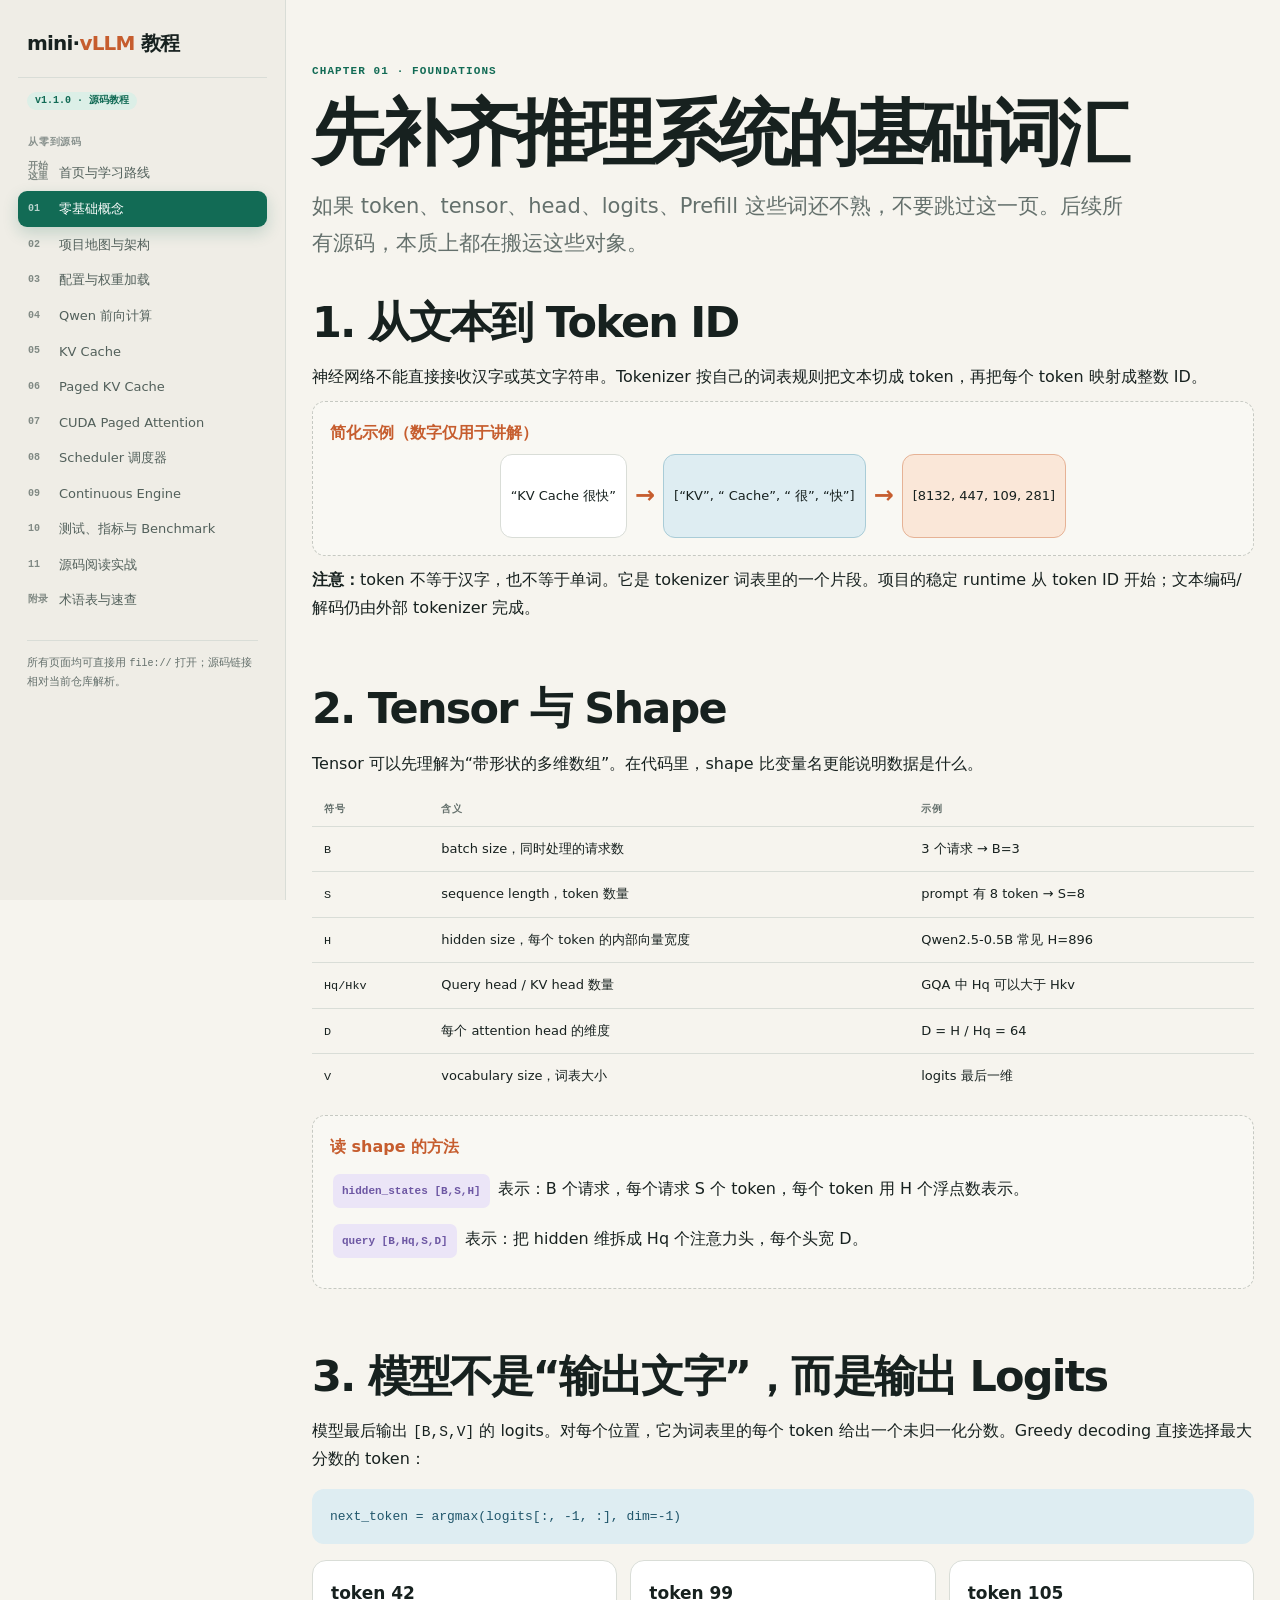
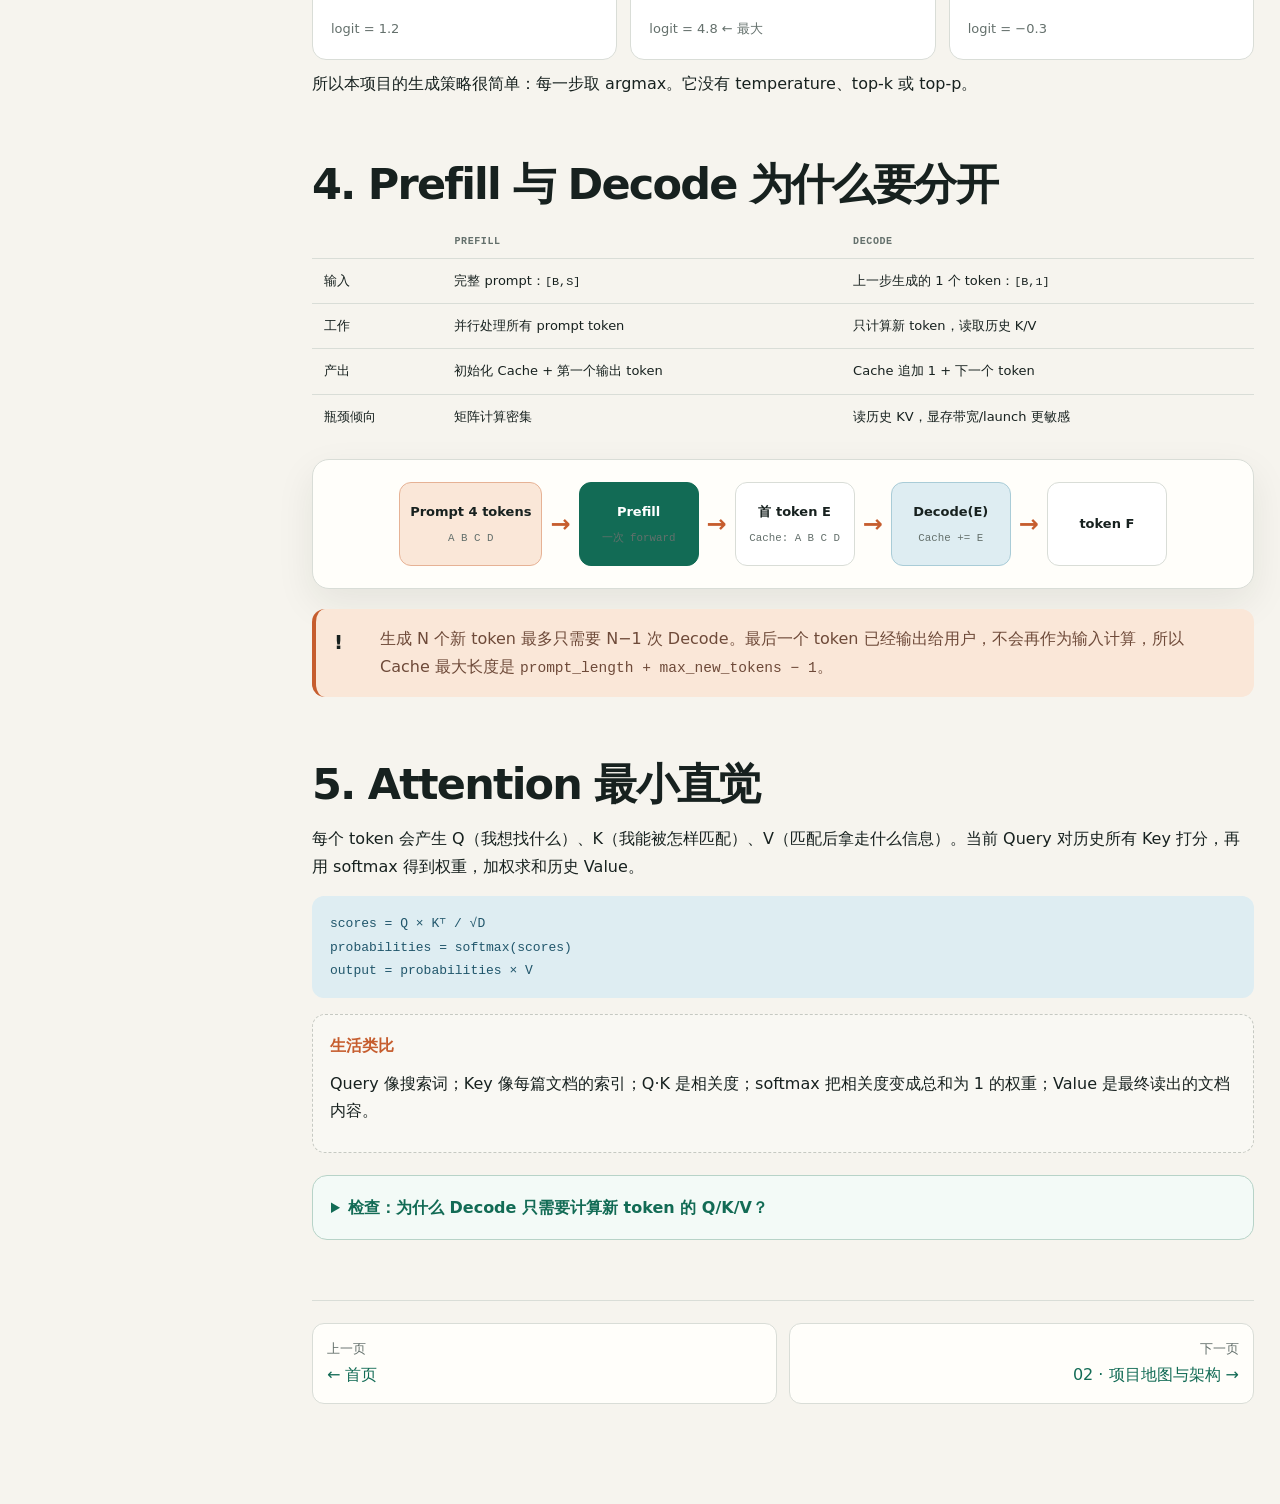
<file: docs/tutorial/01-foundations.html>
<!doctype html><html lang="zh-CN"><head><meta charset="utf-8"><meta name="viewport" content="width=device-width,initial-scale=1"><title>01 零基础概念 · mini-vLLM</title><link rel="stylesheet" href="assets/style.css"></head>
<body data-page="01-foundations"><div class="layout"><main class="page"><article class="content">
  <div class="crumb">Chapter 01 · Foundations</div><h1>先补齐推理系统的基础词汇</h1>
  <p class="lead">如果 token、tensor、head、logits、Prefill 这些词还不熟，不要跳过这一页。后续所有源码，本质上都在搬运这些对象。</p>

  <section class="chapter"><h2>1. 从文本到 Token ID</h2>
    <p>神经网络不能直接接收汉字或英文字符串。Tokenizer 按自己的词表规则把文本切成 token，再把每个 token 映射成整数 ID。</p>
    <div class="example"><div class="example-title">简化示例（数字仅用于讲解）</div><div class="flow" style="min-width:600px"><div class="node">“KV Cache 很快”</div><div class="arrow">→</div><div class="node blue">[“KV”, “ Cache”, “ 很”, “快”]</div><div class="arrow">→</div><div class="node orange">[8132, 447, 109, 281]</div></div></div>
    <p><strong>注意：</strong>token 不等于汉字，也不等于单词。它是 tokenizer 词表里的一个片段。项目的稳定 runtime 从 token ID 开始；文本编码/解码仍由外部 tokenizer 完成。</p>
  </section>

  <section class="chapter"><h2>2. Tensor 与 Shape</h2>
    <p>Tensor 可以先理解为“带形状的多维数组”。在代码里，shape 比变量名更能说明数据是什么。</p>
    <table class="shape-table"><thead><tr><th>符号</th><th>含义</th><th>示例</th></tr></thead><tbody>
      <tr><td><code>B</code></td><td>batch size，同时处理的请求数</td><td>3 个请求 → B=3</td></tr>
      <tr><td><code>S</code></td><td>sequence length，token 数量</td><td>prompt 有 8 token → S=8</td></tr>
      <tr><td><code>H</code></td><td>hidden size，每个 token 的内部向量宽度</td><td>Qwen2.5-0.5B 常见 H=896</td></tr>
      <tr><td><code>Hq/Hkv</code></td><td>Query head / KV head 数量</td><td>GQA 中 Hq 可以大于 Hkv</td></tr>
      <tr><td><code>D</code></td><td>每个 attention head 的维度</td><td>D = H / Hq = 64</td></tr>
      <tr><td><code>V</code></td><td>vocabulary size，词表大小</td><td>logits 最后一维</td></tr>
    </tbody></table>
    <div class="example"><div class="example-title">读 shape 的方法</div><p><span class="tensor">hidden_states [B,S,H]</span> 表示：B 个请求，每个请求 S 个 token，每个 token 用 H 个浮点数表示。</p><p><span class="tensor">query [B,Hq,S,D]</span> 表示：把 hidden 维拆成 Hq 个注意力头，每个头宽 D。</p></div>
  </section>

  <section class="chapter"><h2>3. 模型不是“输出文字”，而是输出 Logits</h2>
    <p>模型最后输出 <code>[B,S,V]</code> 的 logits。对每个位置，它为词表里的每个 token 给出一个未归一化分数。Greedy decoding 直接选择最大分数的 token：</p>
    <div class="formula">next_token = argmax(logits[:, -1, :], dim=-1)</div>
    <div class="grid-3"><div class="card"><h4>token 42</h4><p>logit = 1.2</p></div><div class="card"><h4>token 99</h4><p>logit = 4.8 ← 最大</p></div><div class="card"><h4>token 105</h4><p>logit = −0.3</p></div></div>
    <p>所以本项目的生成策略很简单：每一步取 argmax。它没有 temperature、top-k 或 top-p。</p>
  </section>

  <section class="chapter"><h2>4. Prefill 与 Decode 为什么要分开</h2>
    <table class="compare-table"><thead><tr><th></th><th>Prefill</th><th>Decode</th></tr></thead><tbody>
      <tr><td>输入</td><td>完整 prompt：<code>[B,S]</code></td><td>上一步生成的 1 个 token：<code>[B,1]</code></td></tr>
      <tr><td>工作</td><td>并行处理所有 prompt token</td><td>只计算新 token，读取历史 K/V</td></tr>
      <tr><td>产出</td><td>初始化 Cache + 第一个输出 token</td><td>Cache 追加 1 + 下一个 token</td></tr>
      <tr><td>瓶颈倾向</td><td>矩阵计算密集</td><td>读历史 KV，显存带宽/launch 更敏感</td></tr>
    </tbody></table>
    <div class="diagram"><div class="flow"><div class="node orange"><strong>Prompt 4 tokens</strong><small>A B C D</small></div><div class="arrow">→</div><div class="node green"><strong>Prefill</strong><small>一次 forward</small></div><div class="arrow">→</div><div class="node"><strong>首 token E</strong><small>Cache: A B C D</small></div><div class="arrow">→</div><div class="node blue"><strong>Decode(E)</strong><small>Cache += E</small></div><div class="arrow">→</div><div class="node"><strong>token F</strong></div></div></div>
    <div class="callout warn"><div class="icon">!</div><p>生成 N 个新 token 最多只需要 N−1 次 Decode。最后一个 token 已经输出给用户，不会再作为输入计算，所以 Cache 最大长度是 <code>prompt_length + max_new_tokens − 1</code>。</p></div>
  </section>

  <section class="chapter"><h2>5. Attention 最小直觉</h2>
    <p>每个 token 会产生 Q（我想找什么）、K（我能被怎样匹配）、V（匹配后拿走什么信息）。当前 Query 对历史所有 Key 打分，再用 softmax 得到权重，加权求和历史 Value。</p>
    <div class="formula">scores = Q × Kᵀ / √D<br>probabilities = softmax(scores)<br>output = probabilities × V</div>
    <div class="example"><div class="example-title">生活类比</div><p>Query 像搜索词；Key 像每篇文档的索引；Q·K 是相关度；softmax 把相关度变成总和为 1 的权重；Value 是最终读出的文档内容。</p></div>
    <details class="quiz"><summary>检查：为什么 Decode 只需要计算新 token 的 Q/K/V？</summary><div class="answer">历史 token 的 K/V 在它们第一次计算时已经保存到 KV Cache。新 Query 仍需读取全部历史 K/V，但不必重新计算历史 token 的投影。</div></details>
  </section>
  <div class="pager"><a href="index.html"><small>上一页</small>← 首页</a><a href="02-project-map.html"><small>下一页</small>02 · 项目地图与架构 →</a></div>
</article></main></div><script src="assets/app.js"></script></body></html>
</file>
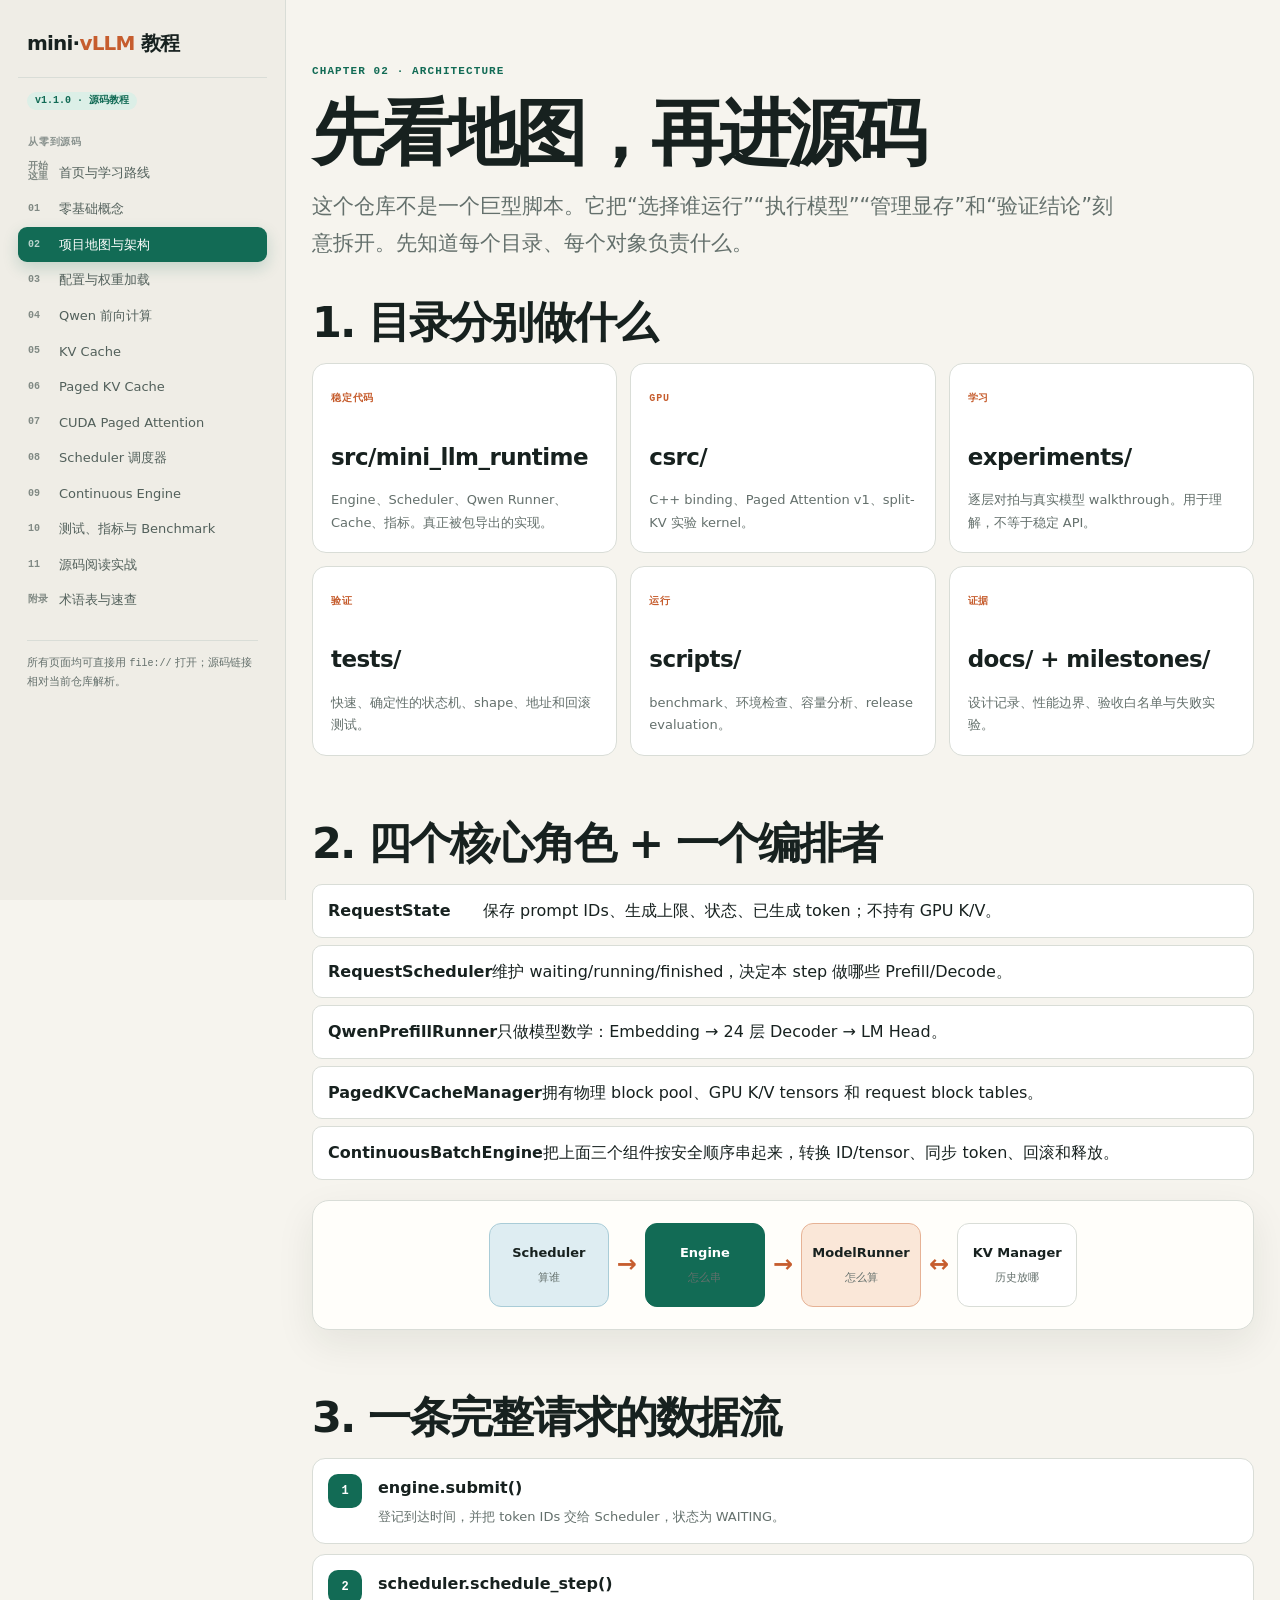
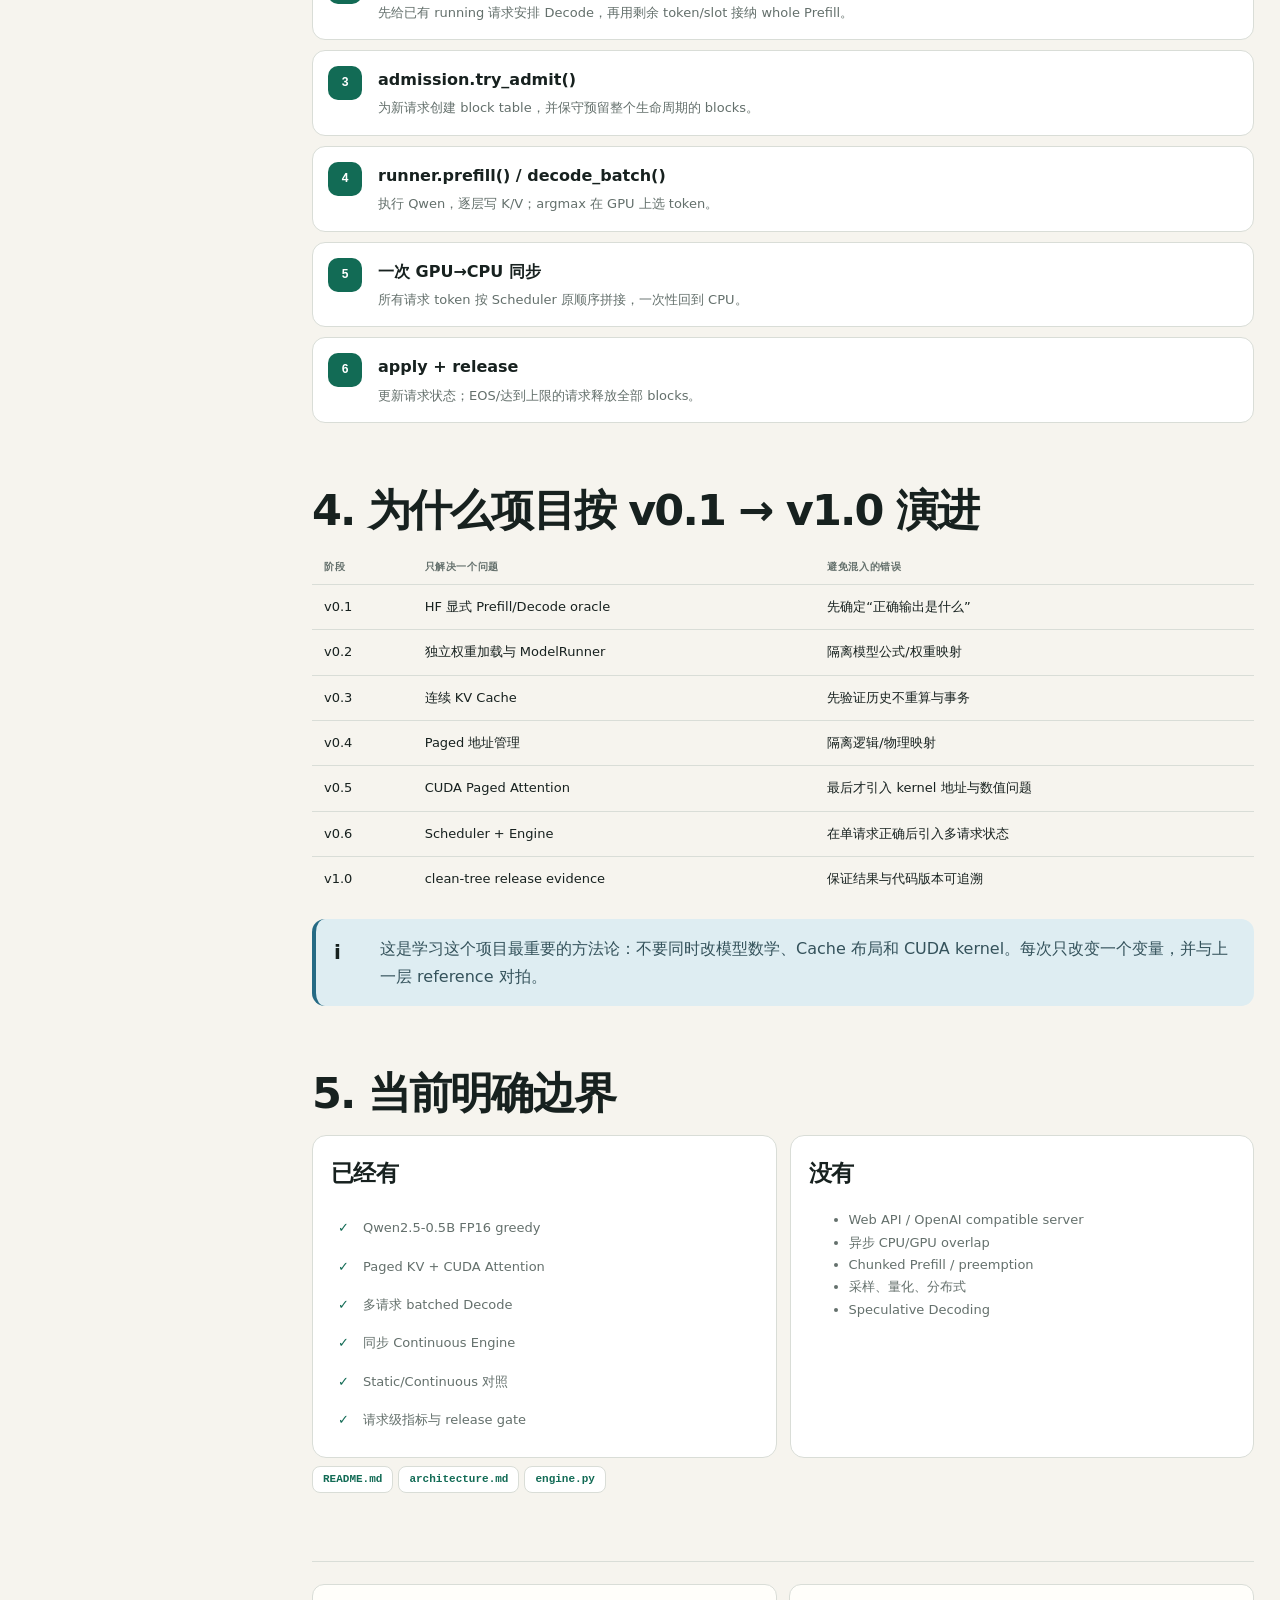
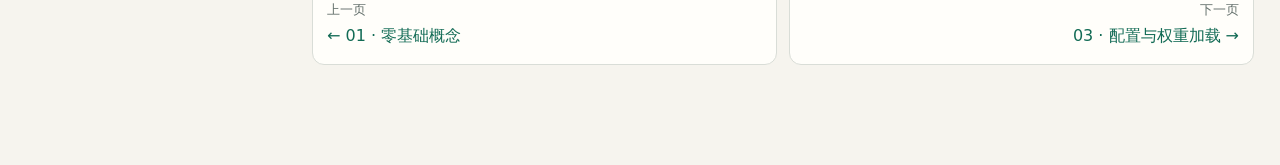
<file: docs/tutorial/02-project-map.html>
<!doctype html><html lang="zh-CN"><head><meta charset="utf-8"><meta name="viewport" content="width=device-width,initial-scale=1"><title>02 项目地图 · mini-vLLM</title><link rel="stylesheet" href="assets/style.css"></head>
<body data-page="02-project-map"><div class="layout"><main class="page"><article class="content">
  <div class="crumb">Chapter 02 · Architecture</div><h1>先看地图，再进源码</h1><p class="lead">这个仓库不是一个巨型脚本。它把“选择谁运行”“执行模型”“管理显存”和“验证结论”刻意拆开。先知道每个目录、每个对象负责什么。</p>

  <section class="chapter"><h2>1. 目录分别做什么</h2>
    <div class="grid-3">
      <div class="card"><span class="label">稳定代码</span><h3>src/mini_llm_runtime</h3><p>Engine、Scheduler、Qwen Runner、Cache、指标。真正被包导出的实现。</p></div>
      <div class="card"><span class="label">GPU</span><h3>csrc/</h3><p>C++ binding、Paged Attention v1、split-KV 实验 kernel。</p></div>
      <div class="card"><span class="label">学习</span><h3>experiments/</h3><p>逐层对拍与真实模型 walkthrough。用于理解，不等于稳定 API。</p></div>
      <div class="card"><span class="label">验证</span><h3>tests/</h3><p>快速、确定性的状态机、shape、地址和回滚测试。</p></div>
      <div class="card"><span class="label">运行</span><h3>scripts/</h3><p>benchmark、环境检查、容量分析、release evaluation。</p></div>
      <div class="card"><span class="label">证据</span><h3>docs/ + milestones/</h3><p>设计记录、性能边界、验收白名单与失败实验。</p></div>
    </div>
  </section>

  <section class="chapter"><h2>2. 四个核心角色 + 一个编排者</h2>
    <div class="stack">
      <div class="stack-row"><strong>RequestState</strong>保存 prompt IDs、生成上限、状态、已生成 token；不持有 GPU K/V。</div>
      <div class="stack-row"><strong>RequestScheduler</strong>维护 waiting/running/finished，决定本 step 做哪些 Prefill/Decode。</div>
      <div class="stack-row"><strong>QwenPrefillRunner</strong>只做模型数学：Embedding → 24 层 Decoder → LM Head。</div>
      <div class="stack-row"><strong>PagedKVCacheManager</strong>拥有物理 block pool、GPU K/V tensors 和 request block tables。</div>
      <div class="stack-row"><strong>ContinuousBatchEngine</strong>把上面三个组件按安全顺序串起来，转换 ID/tensor、同步 token、回滚和释放。</div>
    </div>
    <div class="diagram"><div class="flow"><div class="node blue"><strong>Scheduler</strong><small>算谁</small></div><div class="arrow">→</div><div class="node green"><strong>Engine</strong><small>怎么串</small></div><div class="arrow">→</div><div class="node orange"><strong>ModelRunner</strong><small>怎么算</small></div><div class="arrow">↔</div><div class="node"><strong>KV Manager</strong><small>历史放哪</small></div></div></div>
  </section>

  <section class="chapter"><h2>3. 一条完整请求的数据流</h2>
    <div class="steps">
      <div class="step"><div><b>engine.submit()</b><p>登记到达时间，并把 token IDs 交给 Scheduler，状态为 WAITING。</p></div></div>
      <div class="step"><div><b>scheduler.schedule_step()</b><p>先给已有 running 请求安排 Decode，再用剩余 token/slot 接纳 whole Prefill。</p></div></div>
      <div class="step"><div><b>admission.try_admit()</b><p>为新请求创建 block table，并保守预留整个生命周期的 blocks。</p></div></div>
      <div class="step"><div><b>runner.prefill() / decode_batch()</b><p>执行 Qwen，逐层写 K/V；argmax 在 GPU 上选 token。</p></div></div>
      <div class="step"><div><b>一次 GPU→CPU 同步</b><p>所有请求 token 按 Scheduler 原顺序拼接，一次性回到 CPU。</p></div></div>
      <div class="step"><div><b>apply + release</b><p>更新请求状态；EOS/达到上限的请求释放全部 blocks。</p></div></div>
    </div>
  </section>

  <section class="chapter"><h2>4. 为什么项目按 v0.1 → v1.0 演进</h2>
    <table class="compare-table"><thead><tr><th>阶段</th><th>只解决一个问题</th><th>避免混入的错误</th></tr></thead><tbody>
      <tr><td>v0.1</td><td>HF 显式 Prefill/Decode oracle</td><td>先确定“正确输出是什么”</td></tr>
      <tr><td>v0.2</td><td>独立权重加载与 ModelRunner</td><td>隔离模型公式/权重映射</td></tr>
      <tr><td>v0.3</td><td>连续 KV Cache</td><td>先验证历史不重算与事务</td></tr>
      <tr><td>v0.4</td><td>Paged 地址管理</td><td>隔离逻辑/物理映射</td></tr>
      <tr><td>v0.5</td><td>CUDA Paged Attention</td><td>最后才引入 kernel 地址与数值问题</td></tr>
      <tr><td>v0.6</td><td>Scheduler + Engine</td><td>在单请求正确后引入多请求状态</td></tr>
      <tr><td>v1.0</td><td>clean-tree release evidence</td><td>保证结果与代码版本可追溯</td></tr>
    </tbody></table>
    <div class="callout"><div class="icon">i</div><p>这是学习这个项目最重要的方法论：不要同时改模型数学、Cache 布局和 CUDA kernel。每次只改变一个变量，并与上一层 reference 对拍。</p></div>
  </section>

  <section class="chapter"><h2>5. 当前明确边界</h2>
    <div class="grid-2"><div class="card"><h3>已经有</h3><ul class="checklist"><li>Qwen2.5-0.5B FP16 greedy</li><li>Paged KV + CUDA Attention</li><li>多请求 batched Decode</li><li>同步 Continuous Engine</li><li>Static/Continuous 对照</li><li>请求级指标与 release gate</li></ul></div><div class="card"><h3>没有</h3><ul><li>Web API / OpenAI compatible server</li><li>异步 CPU/GPU overlap</li><li>Chunked Prefill / preemption</li><li>采样、量化、分布式</li><li>Speculative Decoding</li></ul></div></div>
    <a class="source-link" href="../../README.md">README.md</a><a class="source-link" href="../architecture.md">architecture.md</a><a class="source-link" href="../../src/mini_llm_runtime/engine.py">engine.py</a>
  </section>
  <div class="pager"><a href="01-foundations.html"><small>上一页</small>← 01 · 零基础概念</a><a href="03-model-loading.html"><small>下一页</small>03 · 配置与权重加载 →</a></div>
</article></main></div><script src="assets/app.js"></script></body></html>
</file>
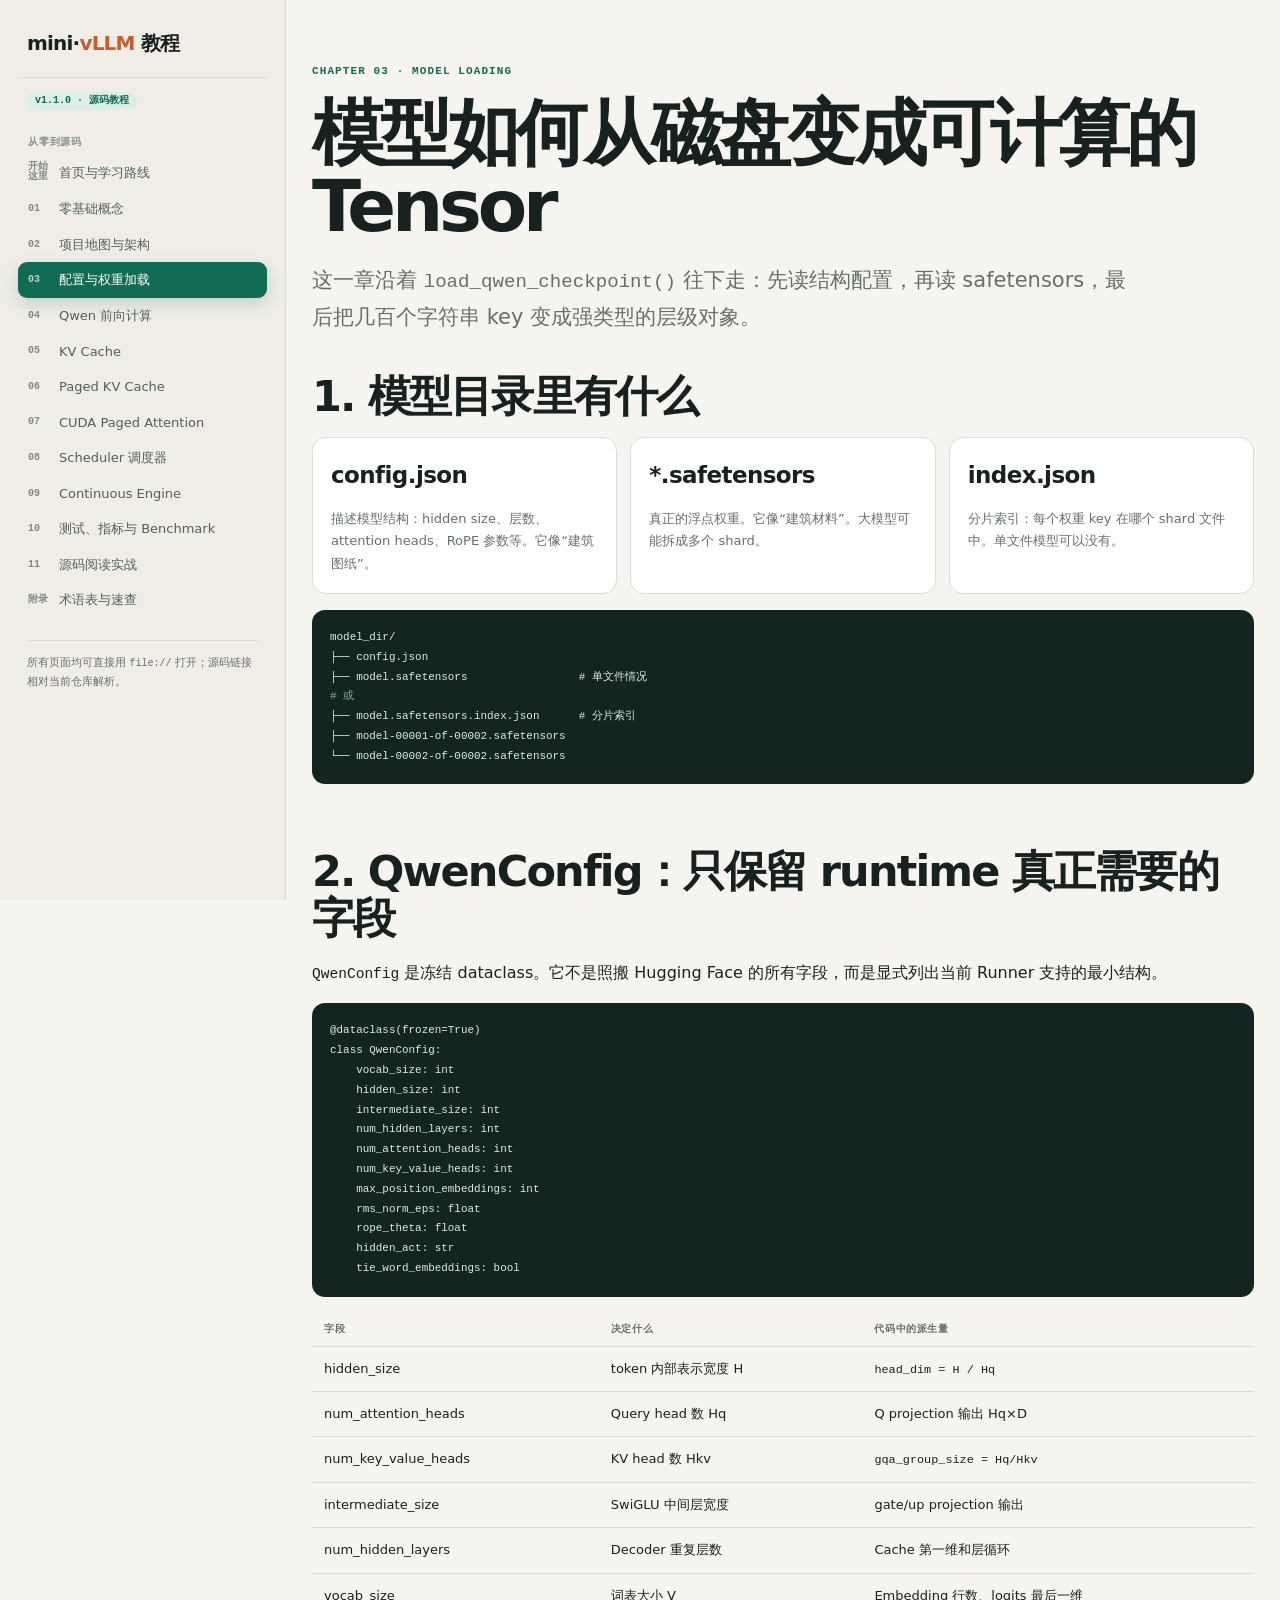
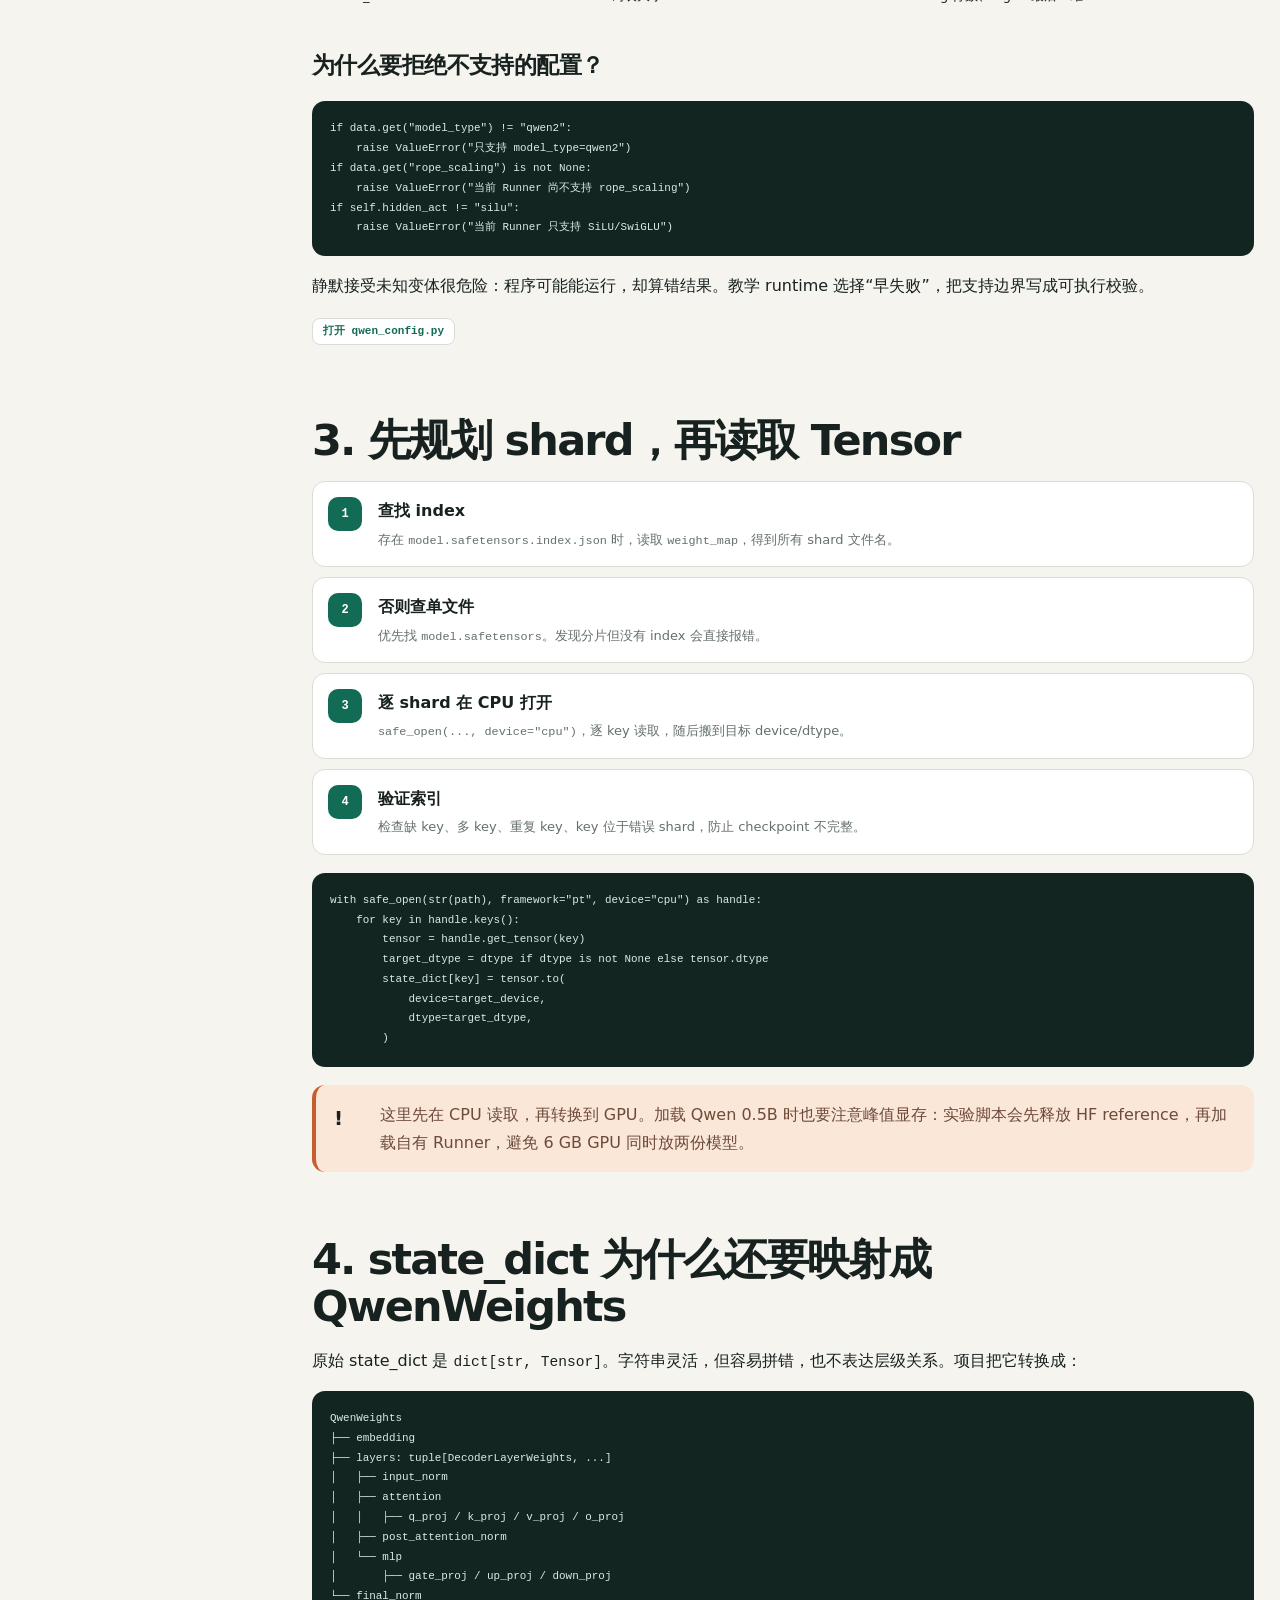
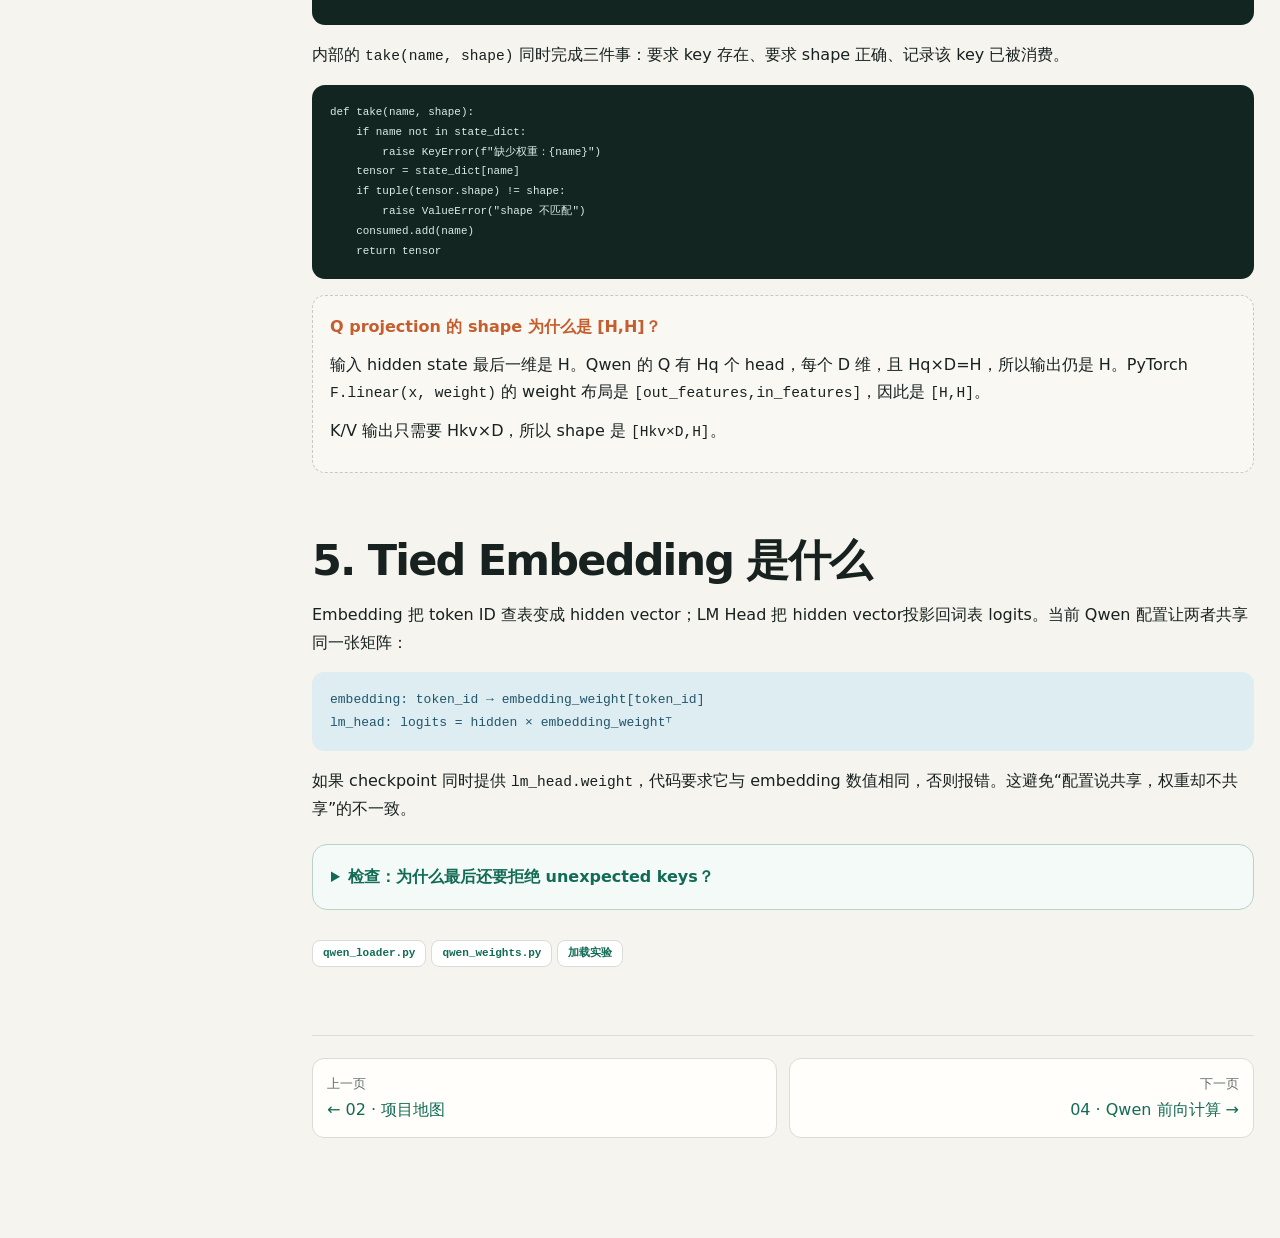
<file: docs/tutorial/03-model-loading.html>
<!doctype html><html lang="zh-CN"><head><meta charset="utf-8"><meta name="viewport" content="width=device-width,initial-scale=1"><title>03 配置与权重加载 · mini-vLLM</title><link rel="stylesheet" href="assets/style.css"></head>
<body data-page="03-model-loading"><div class="layout"><main class="page"><article class="content">
  <div class="crumb">Chapter 03 · Model Loading</div><h1>模型如何从磁盘变成可计算的 Tensor</h1><p class="lead">这一章沿着 <code>load_qwen_checkpoint()</code> 往下走：先读结构配置，再读 safetensors，最后把几百个字符串 key 变成强类型的层级对象。</p>

  <section class="chapter"><h2>1. 模型目录里有什么</h2>
    <div class="grid-3"><div class="card"><h3>config.json</h3><p>描述模型结构：hidden size、层数、attention heads、RoPE 参数等。它像“建筑图纸”。</p></div><div class="card"><h3>*.safetensors</h3><p>真正的浮点权重。它像“建筑材料”。大模型可能拆成多个 shard。</p></div><div class="card"><h3>index.json</h3><p>分片索引：每个权重 key 在哪个 shard 文件中。单文件模型可以没有。</p></div></div>
    <pre><code>model_dir/
├── config.json
├── model.safetensors                 # 单文件情况
# 或
├── model.safetensors.index.json      # 分片索引
├── model-00001-of-00002.safetensors
└── model-00002-of-00002.safetensors</code></pre>
  </section>

  <section class="chapter"><h2>2. QwenConfig：只保留 runtime 真正需要的字段</h2>
    <p><code>QwenConfig</code> 是冻结 dataclass。它不是照搬 Hugging Face 的所有字段，而是显式列出当前 Runner 支持的最小结构。</p>
    <pre><code>@dataclass(frozen=True)
class QwenConfig:
    vocab_size: int
    hidden_size: int
    intermediate_size: int
    num_hidden_layers: int
    num_attention_heads: int
    num_key_value_heads: int
    max_position_embeddings: int
    rms_norm_eps: float
    rope_theta: float
    hidden_act: str
    tie_word_embeddings: bool</code></pre>
    <table class="shape-table"><thead><tr><th>字段</th><th>决定什么</th><th>代码中的派生量</th></tr></thead><tbody>
      <tr><td>hidden_size</td><td>token 内部表示宽度 H</td><td><code>head_dim = H / Hq</code></td></tr>
      <tr><td>num_attention_heads</td><td>Query head 数 Hq</td><td>Q projection 输出 Hq×D</td></tr>
      <tr><td>num_key_value_heads</td><td>KV head 数 Hkv</td><td><code>gqa_group_size = Hq/Hkv</code></td></tr>
      <tr><td>intermediate_size</td><td>SwiGLU 中间层宽度</td><td>gate/up projection 输出</td></tr>
      <tr><td>num_hidden_layers</td><td>Decoder 重复层数</td><td>Cache 第一维和层循环</td></tr>
      <tr><td>vocab_size</td><td>词表大小 V</td><td>Embedding 行数、logits 最后一维</td></tr>
    </tbody></table>
    <h3>为什么要拒绝不支持的配置？</h3>
    <pre><code>if data.get("model_type") != "qwen2":
    raise ValueError("只支持 model_type=qwen2")
if data.get("rope_scaling") is not None:
    raise ValueError("当前 Runner 尚不支持 rope_scaling")
if self.hidden_act != "silu":
    raise ValueError("当前 Runner 只支持 SiLU/SwiGLU")</code></pre>
    <p>静默接受未知变体很危险：程序可能能运行，却算错结果。教学 runtime 选择“早失败”，把支持边界写成可执行校验。</p>
    <a class="source-link" href="../../src/mini_llm_runtime/qwen_config.py">打开 qwen_config.py</a>
  </section>

  <section class="chapter"><h2>3. 先规划 shard，再读取 Tensor</h2>
    <div class="steps"><div class="step"><div><b>查找 index</b><p>存在 <code>model.safetensors.index.json</code> 时，读取 <code>weight_map</code>，得到所有 shard 文件名。</p></div></div><div class="step"><div><b>否则查单文件</b><p>优先找 <code>model.safetensors</code>。发现分片但没有 index 会直接报错。</p></div></div><div class="step"><div><b>逐 shard 在 CPU 打开</b><p><code>safe_open(..., device="cpu")</code>，逐 key 读取，随后搬到目标 device/dtype。</p></div></div><div class="step"><div><b>验证索引</b><p>检查缺 key、多 key、重复 key、key 位于错误 shard，防止 checkpoint 不完整。</p></div></div></div>
    <pre><code>with safe_open(str(path), framework="pt", device="cpu") as handle:
    for key in handle.keys():
        tensor = handle.get_tensor(key)
        target_dtype = dtype if dtype is not None else tensor.dtype
        state_dict[key] = tensor.to(
            device=target_device,
            dtype=target_dtype,
        )</code></pre>
    <div class="callout warn"><div class="icon">!</div><p>这里先在 CPU 读取，再转换到 GPU。加载 Qwen 0.5B 时也要注意峰值显存：实验脚本会先释放 HF reference，再加载自有 Runner，避免 6 GB GPU 同时放两份模型。</p></div>
  </section>

  <section class="chapter"><h2>4. state_dict 为什么还要映射成 QwenWeights</h2>
    <p>原始 state_dict 是 <code>dict[str, Tensor]</code>。字符串灵活，但容易拼错，也不表达层级关系。项目把它转换成：</p>
    <pre><code>QwenWeights
├── embedding
├── layers: tuple[DecoderLayerWeights, ...]
│   ├── input_norm
│   ├── attention
│   │   ├── q_proj / k_proj / v_proj / o_proj
│   ├── post_attention_norm
│   └── mlp
│       ├── gate_proj / up_proj / down_proj
└── final_norm</code></pre>
    <p>内部的 <code>take(name, shape)</code> 同时完成三件事：要求 key 存在、要求 shape 正确、记录该 key 已被消费。</p>
    <pre><code>def take(name, shape):
    if name not in state_dict:
        raise KeyError(f"缺少权重：{name}")
    tensor = state_dict[name]
    if tuple(tensor.shape) != shape:
        raise ValueError("shape 不匹配")
    consumed.add(name)
    return tensor</code></pre>
    <div class="example"><div class="example-title">Q projection 的 shape 为什么是 [H,H]？</div><p>输入 hidden state 最后一维是 H。Qwen 的 Q 有 Hq 个 head，每个 D 维，且 Hq×D=H，所以输出仍是 H。PyTorch <code>F.linear(x, weight)</code> 的 weight 布局是 <code>[out_features,in_features]</code>，因此是 <code>[H,H]</code>。</p><p>K/V 输出只需要 Hkv×D，所以 shape 是 <code>[Hkv×D,H]</code>。</p></div>
  </section>

  <section class="chapter"><h2>5. Tied Embedding 是什么</h2>
    <p>Embedding 把 token ID 查表变成 hidden vector；LM Head 把 hidden vector投影回词表 logits。当前 Qwen 配置让两者共享同一张矩阵：</p>
    <div class="formula">embedding: token_id → embedding_weight[token_id]<br>lm_head: logits = hidden × embedding_weightᵀ</div>
    <p>如果 checkpoint 同时提供 <code>lm_head.weight</code>，代码要求它与 embedding 数值相同，否则报错。这避免“配置说共享，权重却不共享”的不一致。</p>
    <details class="quiz"><summary>检查：为什么最后还要拒绝 unexpected keys？</summary><div class="answer">如果加载后还有未消费的权重，可能说明 checkpoint 模型变体与当前实现不同，或者映射漏了层。忽略它们会让“不完整实现”悄悄运行。</div></details>
    <a class="source-link" href="../../src/mini_llm_runtime/qwen_loader.py">qwen_loader.py</a><a class="source-link" href="../../src/mini_llm_runtime/qwen_weights.py">qwen_weights.py</a><a class="source-link" href="../../experiments/direct_safetensors_runner.py">加载实验</a>
  </section>
  <div class="pager"><a href="02-project-map.html"><small>上一页</small>← 02 · 项目地图</a><a href="04-qwen-forward.html"><small>下一页</small>04 · Qwen 前向计算 →</a></div>
</article></main></div><script src="assets/app.js"></script></body></html>
</file>
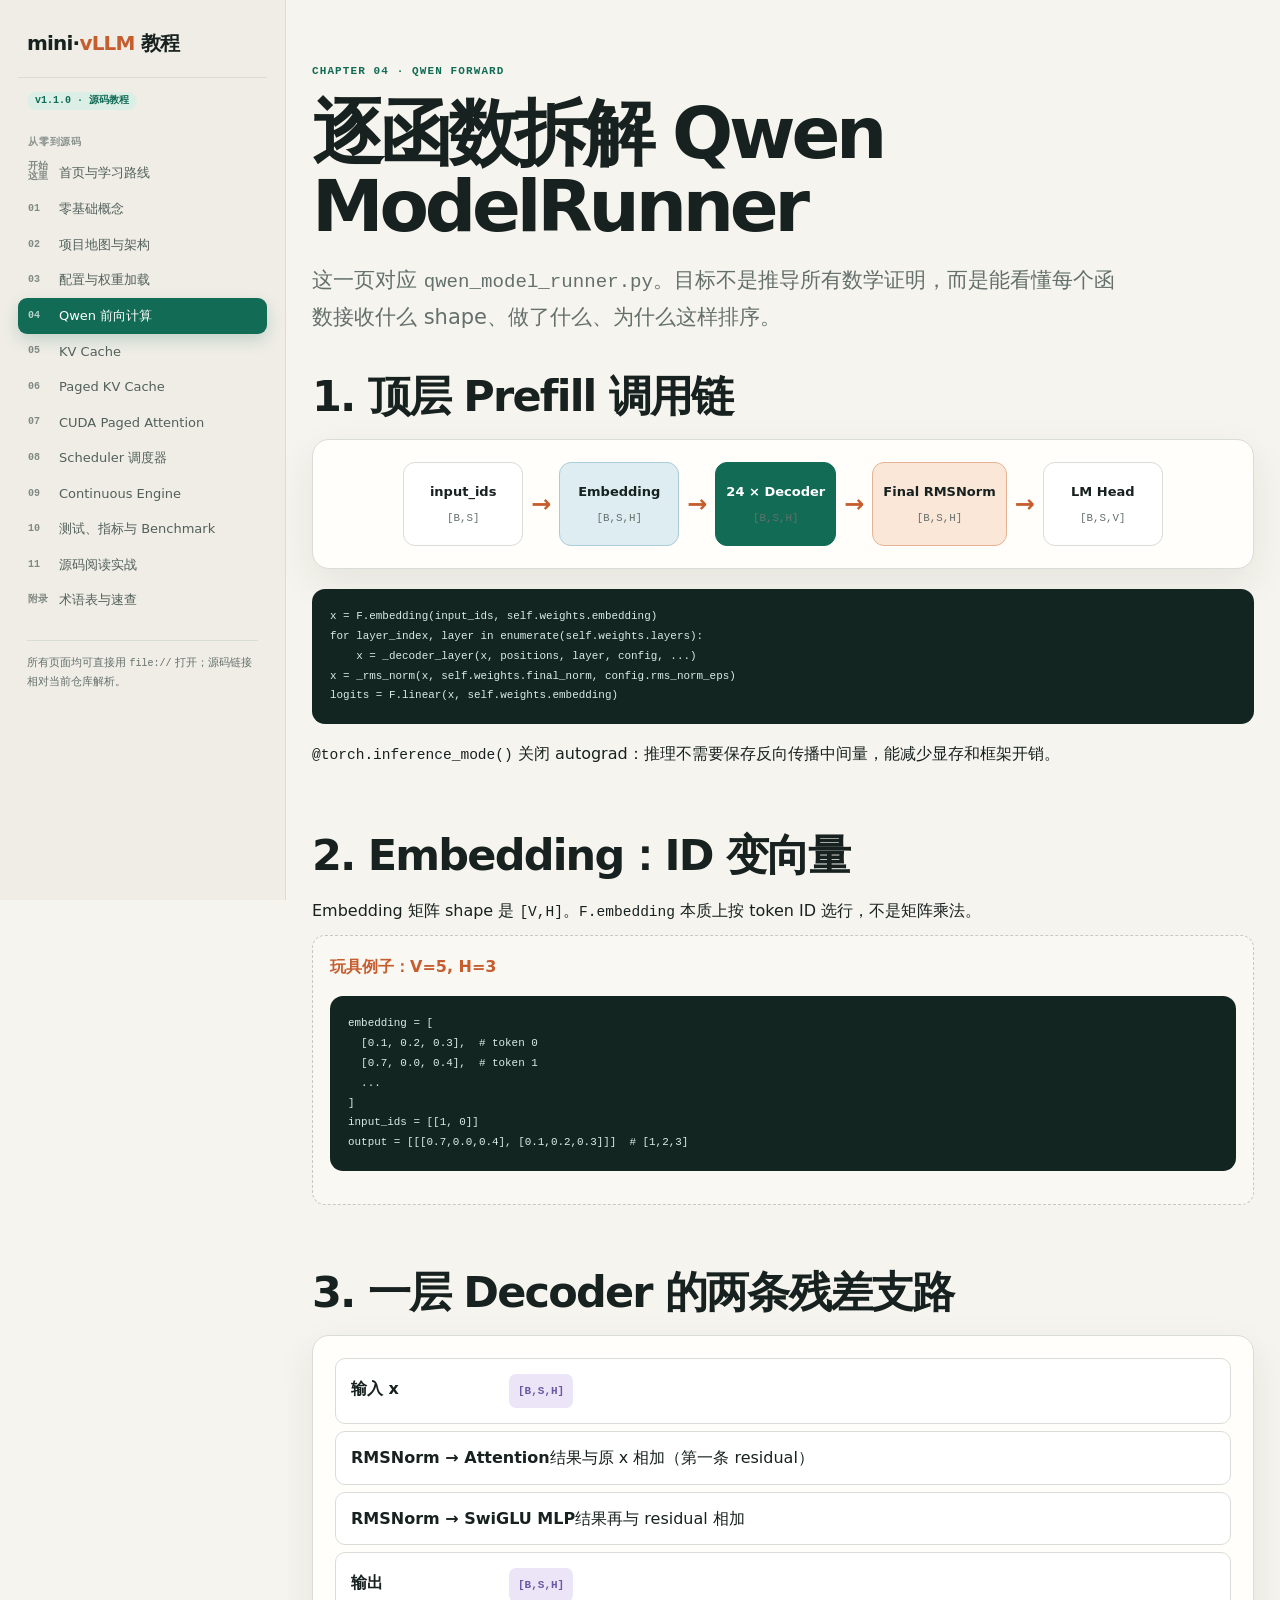
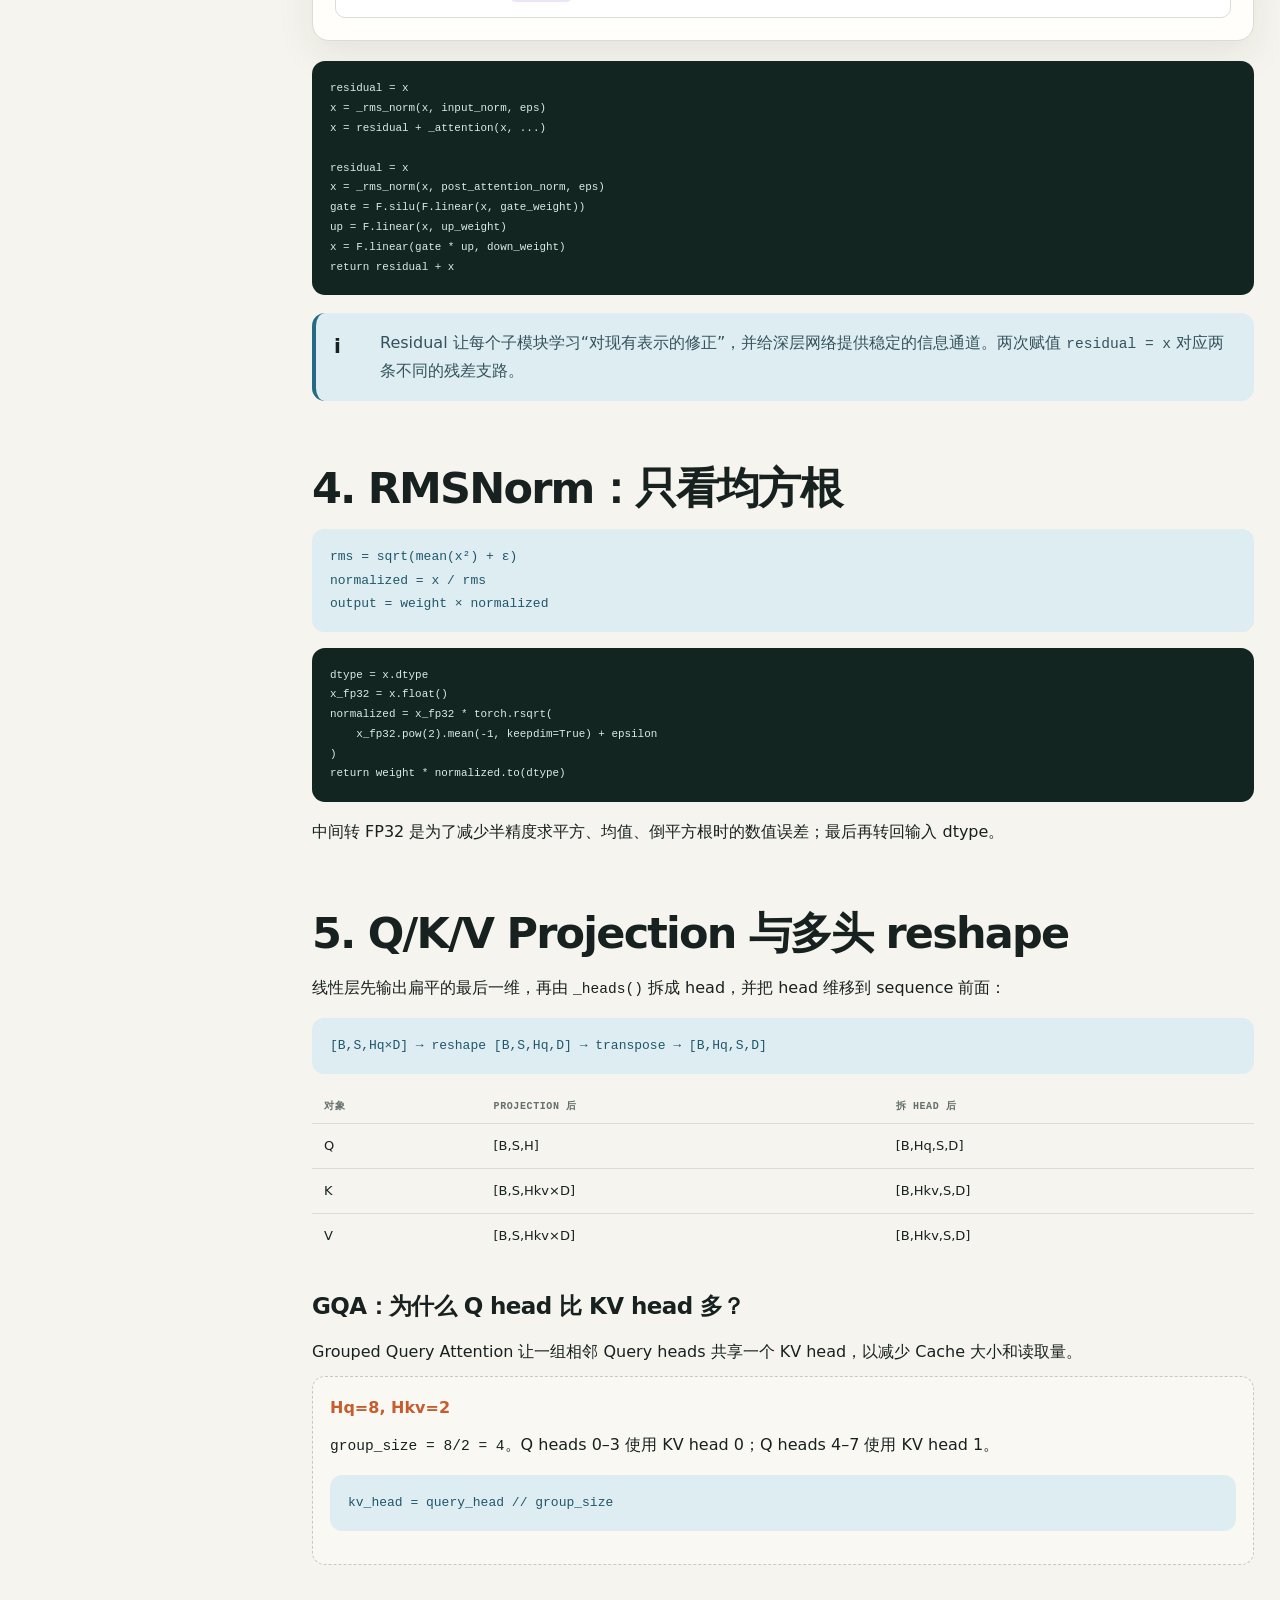
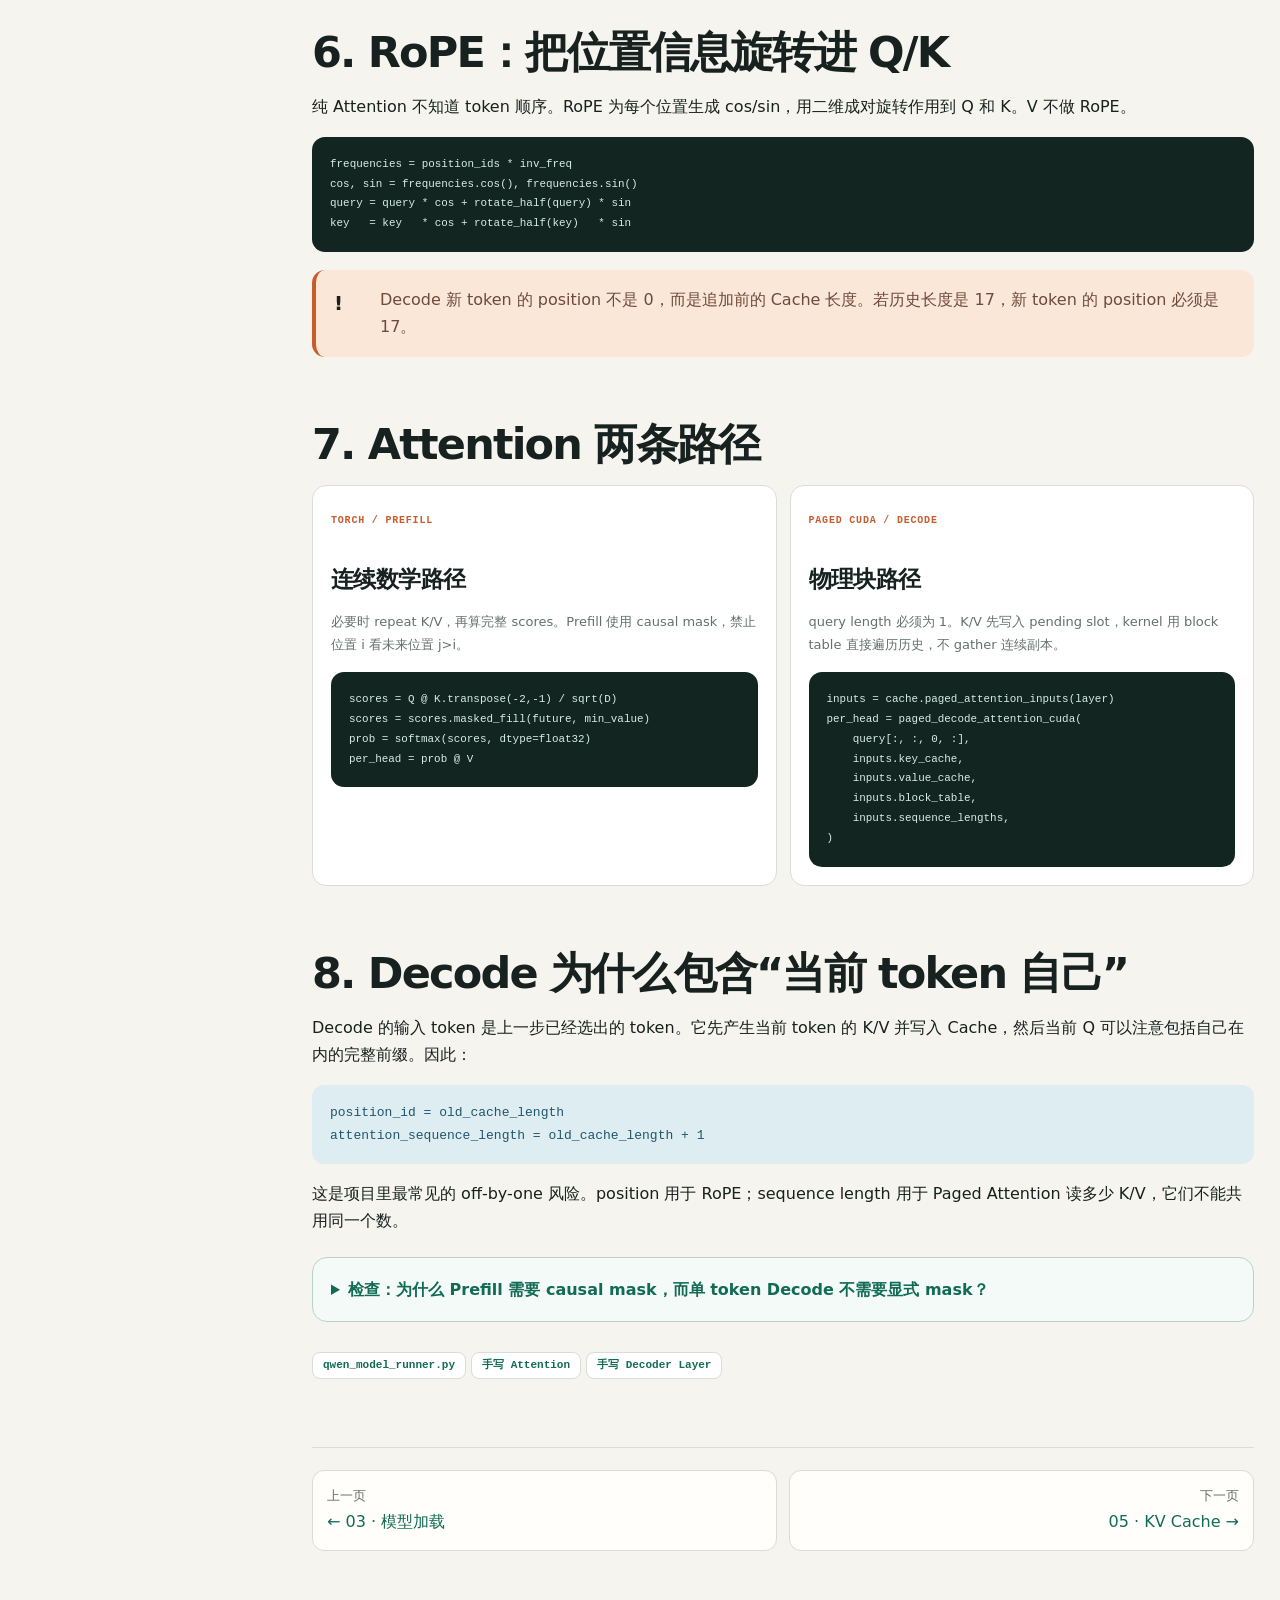
<file: docs/tutorial/04-qwen-forward.html>
<!doctype html><html lang="zh-CN"><head><meta charset="utf-8"><meta name="viewport" content="width=device-width,initial-scale=1"><title>04 Qwen 前向计算 · mini-vLLM</title><link rel="stylesheet" href="assets/style.css"></head>
<body data-page="04-qwen-forward"><div class="layout"><main class="page"><article class="content">
  <div class="crumb">Chapter 04 · Qwen Forward</div><h1>逐函数拆解 Qwen ModelRunner</h1><p class="lead">这一页对应 <code>qwen_model_runner.py</code>。目标不是推导所有数学证明，而是能看懂每个函数接收什么 shape、做了什么、为什么这样排序。</p>

  <section class="chapter"><h2>1. 顶层 Prefill 调用链</h2>
    <div class="diagram"><div class="flow"><div class="node"><strong>input_ids</strong><small>[B,S]</small></div><div class="arrow">→</div><div class="node blue"><strong>Embedding</strong><small>[B,S,H]</small></div><div class="arrow">→</div><div class="node green"><strong>24 × Decoder</strong><small>[B,S,H]</small></div><div class="arrow">→</div><div class="node orange"><strong>Final RMSNorm</strong><small>[B,S,H]</small></div><div class="arrow">→</div><div class="node"><strong>LM Head</strong><small>[B,S,V]</small></div></div></div>
    <pre><code>x = F.embedding(input_ids, self.weights.embedding)
for layer_index, layer in enumerate(self.weights.layers):
    x = _decoder_layer(x, positions, layer, config, ...)
x = _rms_norm(x, self.weights.final_norm, config.rms_norm_eps)
logits = F.linear(x, self.weights.embedding)</code></pre>
    <p><code>@torch.inference_mode()</code> 关闭 autograd：推理不需要保存反向传播中间量，能减少显存和框架开销。</p>
  </section>

  <section class="chapter"><h2>2. Embedding：ID 变向量</h2>
    <p>Embedding 矩阵 shape 是 <code>[V,H]</code>。<code>F.embedding</code> 本质上按 token ID 选行，不是矩阵乘法。</p>
    <div class="example"><div class="example-title">玩具例子：V=5, H=3</div><pre><code>embedding = [
  [0.1, 0.2, 0.3],  # token 0
  [0.7, 0.0, 0.4],  # token 1
  ...
]
input_ids = [[1, 0]]
output = [[[0.7,0.0,0.4], [0.1,0.2,0.3]]]  # [1,2,3]</code></pre></div>
  </section>

  <section class="chapter"><h2>3. 一层 Decoder 的两条残差支路</h2>
    <div class="diagram"><div class="stack"><div class="stack-row"><strong>输入 x</strong><span class="tensor">[B,S,H]</span></div><div class="stack-row"><strong>RMSNorm → Attention</strong>结果与原 x 相加（第一条 residual）</div><div class="stack-row"><strong>RMSNorm → SwiGLU MLP</strong>结果再与 residual 相加</div><div class="stack-row"><strong>输出</strong><span class="tensor">[B,S,H]</span></div></div></div>
    <pre><code>residual = x
x = _rms_norm(x, input_norm, eps)
x = residual + _attention(x, ...)

residual = x
x = _rms_norm(x, post_attention_norm, eps)
gate = F.silu(F.linear(x, gate_weight))
up = F.linear(x, up_weight)
x = F.linear(gate * up, down_weight)
return residual + x</code></pre>
    <div class="callout"><div class="icon">i</div><p>Residual 让每个子模块学习“对现有表示的修正”，并给深层网络提供稳定的信息通道。两次赋值 <code>residual = x</code> 对应两条不同的残差支路。</p></div>
  </section>

  <section class="chapter"><h2>4. RMSNorm：只看均方根</h2>
    <div class="formula">rms = sqrt(mean(x²) + ε)<br>normalized = x / rms<br>output = weight × normalized</div>
    <pre><code>dtype = x.dtype
x_fp32 = x.float()
normalized = x_fp32 * torch.rsqrt(
    x_fp32.pow(2).mean(-1, keepdim=True) + epsilon
)
return weight * normalized.to(dtype)</code></pre>
    <p>中间转 FP32 是为了减少半精度求平方、均值、倒平方根时的数值误差；最后再转回输入 dtype。</p>
  </section>

  <section class="chapter"><h2>5. Q/K/V Projection 与多头 reshape</h2>
    <p>线性层先输出扁平的最后一维，再由 <code>_heads()</code> 拆成 head，并把 head 维移到 sequence 前面：</p>
    <div class="formula">[B,S,Hq×D] → reshape [B,S,Hq,D] → transpose → [B,Hq,S,D]</div>
    <table class="shape-table"><thead><tr><th>对象</th><th>Projection 后</th><th>拆 head 后</th></tr></thead><tbody><tr><td>Q</td><td>[B,S,H]</td><td>[B,Hq,S,D]</td></tr><tr><td>K</td><td>[B,S,Hkv×D]</td><td>[B,Hkv,S,D]</td></tr><tr><td>V</td><td>[B,S,Hkv×D]</td><td>[B,Hkv,S,D]</td></tr></tbody></table>
    <h3>GQA：为什么 Q head 比 KV head 多？</h3>
    <p>Grouped Query Attention 让一组相邻 Query heads 共享一个 KV head，以减少 Cache 大小和读取量。</p>
    <div class="example"><div class="example-title">Hq=8, Hkv=2</div><p><code>group_size = 8/2 = 4</code>。Q heads 0–3 使用 KV head 0；Q heads 4–7 使用 KV head 1。</p><div class="formula">kv_head = query_head // group_size</div></div>
  </section>

  <section class="chapter"><h2>6. RoPE：把位置信息旋转进 Q/K</h2>
    <p>纯 Attention 不知道 token 顺序。RoPE 为每个位置生成 cos/sin，用二维成对旋转作用到 Q 和 K。V 不做 RoPE。</p>
    <pre><code>frequencies = position_ids * inv_freq
cos, sin = frequencies.cos(), frequencies.sin()
query = query * cos + rotate_half(query) * sin
key   = key   * cos + rotate_half(key)   * sin</code></pre>
    <div class="callout warn"><div class="icon">!</div><p>Decode 新 token 的 position 不是 0，而是追加前的 Cache 长度。若历史长度是 17，新 token 的 position 必须是 17。</p></div>
  </section>

  <section class="chapter"><h2>7. Attention 两条路径</h2>
    <div class="grid-2"><div class="card"><span class="label">Torch / Prefill</span><h3>连续数学路径</h3><p>必要时 repeat K/V，再算完整 scores。Prefill 使用 causal mask，禁止位置 i 看未来位置 j&gt;i。</p><pre><code>scores = Q @ K.transpose(-2,-1) / sqrt(D)
scores = scores.masked_fill(future, min_value)
prob = softmax(scores, dtype=float32)
per_head = prob @ V</code></pre></div><div class="card"><span class="label">Paged CUDA / Decode</span><h3>物理块路径</h3><p>query length 必须为 1。K/V 先写入 pending slot，kernel 用 block table 直接遍历历史，不 gather 连续副本。</p><pre><code>inputs = cache.paged_attention_inputs(layer)
per_head = paged_decode_attention_cuda(
    query[:, :, 0, :],
    inputs.key_cache,
    inputs.value_cache,
    inputs.block_table,
    inputs.sequence_lengths,
)</code></pre></div></div>
  </section>

  <section class="chapter"><h2>8. Decode 为什么包含“当前 token 自己”</h2>
    <p>Decode 的输入 token 是上一步已经选出的 token。它先产生当前 token 的 K/V 并写入 Cache，然后当前 Q 可以注意包括自己在内的完整前缀。因此：</p>
    <div class="formula">position_id = old_cache_length<br>attention_sequence_length = old_cache_length + 1</div>
    <p>这是项目里最常见的 off-by-one 风险。position 用于 RoPE；sequence length 用于 Paged Attention 读多少 K/V，它们不能共用同一个数。</p>
    <details class="quiz"><summary>检查：为什么 Prefill 需要 causal mask，而单 token Decode 不需要显式 mask？</summary><div class="answer">Prefill 同时包含多个位置，必须禁止早期位置看到后面的未来 token。Decode 只有序列末尾的一个 Query，它面对的 Cache 全部是允许看到的过去和当前 token，所以无需再构造 mask。</div></details>
    <a class="source-link" href="../../src/mini_llm_runtime/qwen_model_runner.py">qwen_model_runner.py</a><a class="source-link" href="../../experiments/manual_qwen_attention.py">手写 Attention</a><a class="source-link" href="../../experiments/manual_qwen_decoder_layer.py">手写 Decoder Layer</a>
  </section>
  <div class="pager"><a href="03-model-loading.html"><small>上一页</small>← 03 · 模型加载</a><a href="05-kv-cache.html"><small>下一页</small>05 · KV Cache →</a></div>
</article></main></div><script src="assets/app.js"></script></body></html>
</file>
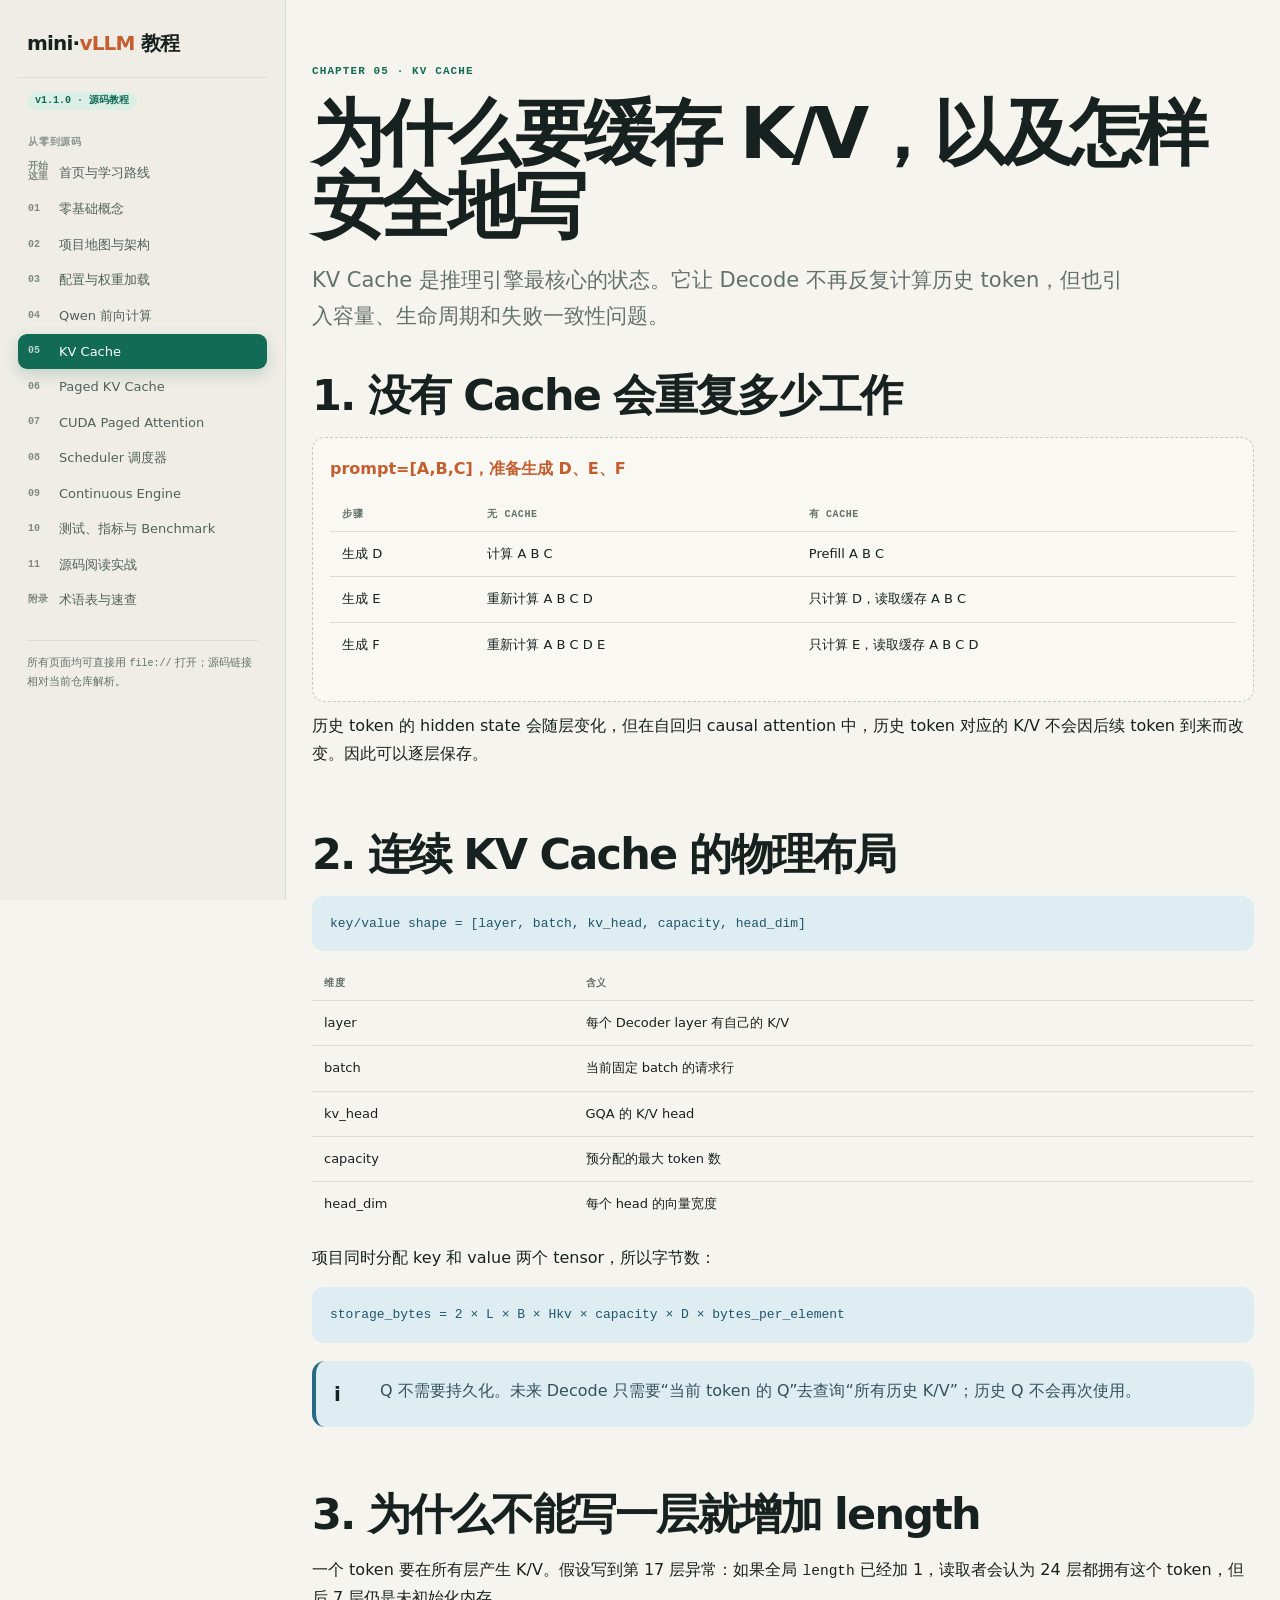
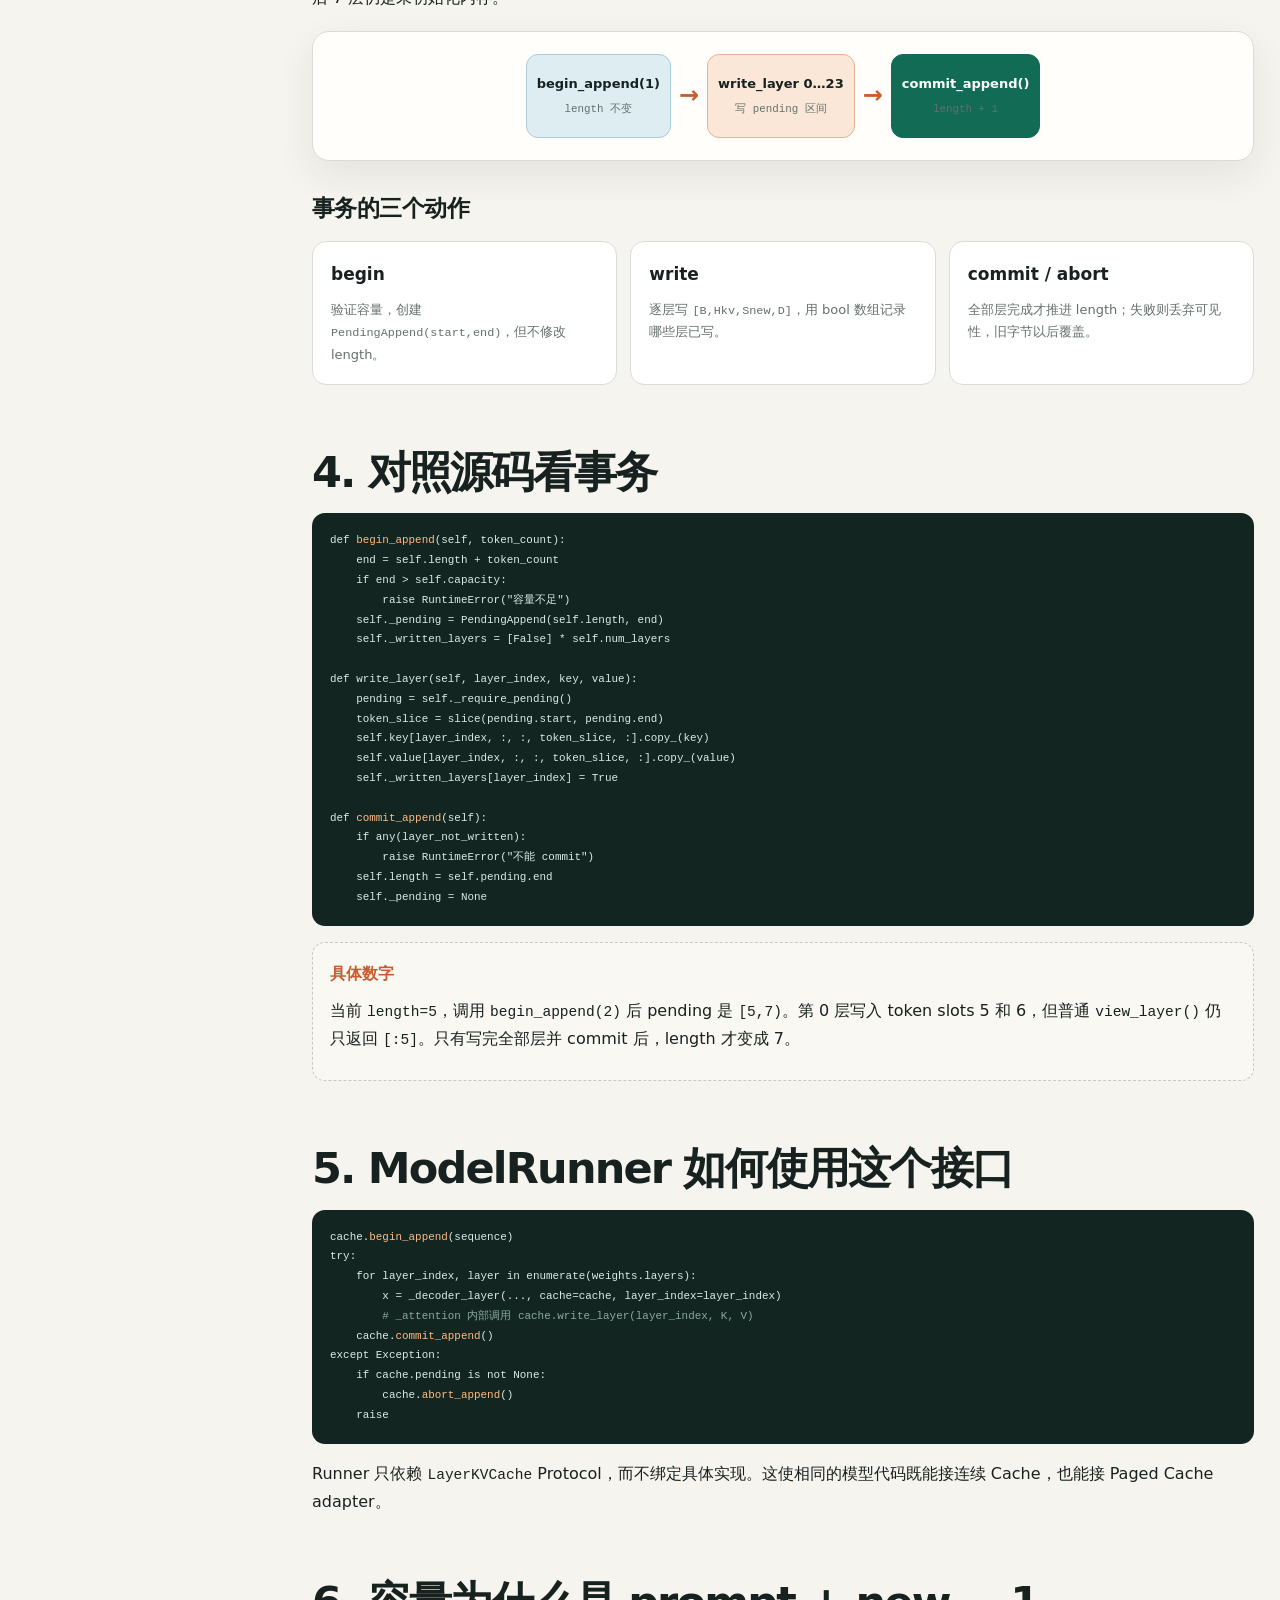
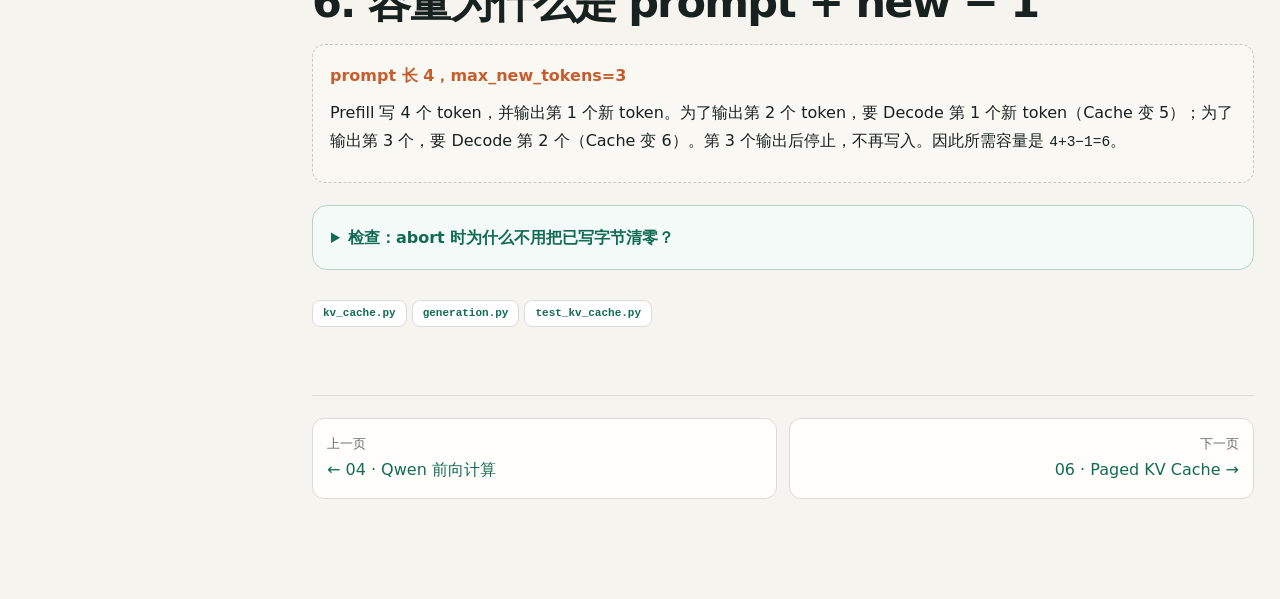
<file: docs/tutorial/05-kv-cache.html>
<!doctype html><html lang="zh-CN"><head><meta charset="utf-8"><meta name="viewport" content="width=device-width,initial-scale=1"><title>05 KV Cache · mini-vLLM</title><link rel="stylesheet" href="assets/style.css"></head>
<body data-page="05-kv-cache"><div class="layout"><main class="page"><article class="content">
  <div class="crumb">Chapter 05 · KV Cache</div><h1>为什么要缓存 K/V，以及怎样安全地写</h1><p class="lead">KV Cache 是推理引擎最核心的状态。它让 Decode 不再反复计算历史 token，但也引入容量、生命周期和失败一致性问题。</p>

  <section class="chapter"><h2>1. 没有 Cache 会重复多少工作</h2>
    <div class="example"><div class="example-title">prompt=[A,B,C]，准备生成 D、E、F</div>
      <table class="compare-table"><thead><tr><th>步骤</th><th>无 Cache</th><th>有 Cache</th></tr></thead><tbody><tr><td>生成 D</td><td>计算 A B C</td><td>Prefill A B C</td></tr><tr><td>生成 E</td><td>重新计算 A B C D</td><td>只计算 D，读取缓存 A B C</td></tr><tr><td>生成 F</td><td>重新计算 A B C D E</td><td>只计算 E，读取缓存 A B C D</td></tr></tbody></table>
    </div>
    <p>历史 token 的 hidden state 会随层变化，但在自回归 causal attention 中，历史 token 对应的 K/V 不会因后续 token 到来而改变。因此可以逐层保存。</p>
  </section>

  <section class="chapter"><h2>2. 连续 KV Cache 的物理布局</h2>
    <div class="formula">key/value shape = [layer, batch, kv_head, capacity, head_dim]</div>
    <table class="shape-table"><thead><tr><th>维度</th><th>含义</th></tr></thead><tbody><tr><td>layer</td><td>每个 Decoder layer 有自己的 K/V</td></tr><tr><td>batch</td><td>当前固定 batch 的请求行</td></tr><tr><td>kv_head</td><td>GQA 的 K/V head</td></tr><tr><td>capacity</td><td>预分配的最大 token 数</td></tr><tr><td>head_dim</td><td>每个 head 的向量宽度</td></tr></tbody></table>
    <p>项目同时分配 key 和 value 两个 tensor，所以字节数：</p>
    <div class="formula">storage_bytes = 2 × L × B × Hkv × capacity × D × bytes_per_element</div>
    <div class="callout"><div class="icon">i</div><p>Q 不需要持久化。未来 Decode 只需要“当前 token 的 Q”去查询“所有历史 K/V”；历史 Q 不会再次使用。</p></div>
  </section>

  <section class="chapter"><h2>3. 为什么不能写一层就增加 length</h2>
    <p>一个 token 要在所有层产生 K/V。假设写到第 17 层异常：如果全局 <code>length</code> 已经加 1，读取者会认为 24 层都拥有这个 token，但后 7 层仍是未初始化内存。</p>
    <div class="diagram"><div class="flow"><div class="node blue"><strong>begin_append(1)</strong><small>length 不变</small></div><div class="arrow">→</div><div class="node orange"><strong>write_layer 0…23</strong><small>写 pending 区间</small></div><div class="arrow">→</div><div class="node green"><strong>commit_append()</strong><small>length + 1</small></div></div></div>
    <h3>事务的三个动作</h3>
    <div class="grid-3"><div class="card"><h4>begin</h4><p>验证容量，创建 <code>PendingAppend(start,end)</code>，但不修改 length。</p></div><div class="card"><h4>write</h4><p>逐层写 <code>[B,Hkv,Snew,D]</code>，用 bool 数组记录哪些层已写。</p></div><div class="card"><h4>commit / abort</h4><p>全部层完成才推进 length；失败则丢弃可见性，旧字节以后覆盖。</p></div></div>
  </section>

  <section class="chapter"><h2>4. 对照源码看事务</h2>
    <pre><code>def begin_append(self, token_count):
    end = self.length + token_count
    if end > self.capacity:
        raise RuntimeError("容量不足")
    self._pending = PendingAppend(self.length, end)
    self._written_layers = [False] * self.num_layers

def write_layer(self, layer_index, key, value):
    pending = self._require_pending()
    token_slice = slice(pending.start, pending.end)
    self.key[layer_index, :, :, token_slice, :].copy_(key)
    self.value[layer_index, :, :, token_slice, :].copy_(value)
    self._written_layers[layer_index] = True

def commit_append(self):
    if any(layer_not_written):
        raise RuntimeError("不能 commit")
    self.length = self.pending.end
    self._pending = None</code></pre>
    <div class="example"><div class="example-title">具体数字</div><p>当前 <code>length=5</code>，调用 <code>begin_append(2)</code> 后 pending 是 <code>[5,7)</code>。第 0 层写入 token slots 5 和 6，但普通 <code>view_layer()</code> 仍只返回 <code>[:5]</code>。只有写完全部层并 commit 后，length 才变成 7。</p></div>
  </section>

  <section class="chapter"><h2>5. ModelRunner 如何使用这个接口</h2>
    <pre><code>cache.begin_append(sequence)
try:
    for layer_index, layer in enumerate(weights.layers):
        x = _decoder_layer(..., cache=cache, layer_index=layer_index)
        # _attention 内部调用 cache.write_layer(layer_index, K, V)
    cache.commit_append()
except Exception:
    if cache.pending is not None:
        cache.abort_append()
    raise</code></pre>
    <p>Runner 只依赖 <code>LayerKVCache</code> Protocol，而不绑定具体实现。这使相同的模型代码既能接连续 Cache，也能接 Paged Cache adapter。</p>
  </section>

  <section class="chapter"><h2>6. 容量为什么是 prompt + new − 1</h2>
    <div class="example"><div class="example-title">prompt 长 4，max_new_tokens=3</div><p>Prefill 写 4 个 token，并输出第 1 个新 token。为了输出第 2 个 token，要 Decode 第 1 个新 token（Cache 变 5）；为了输出第 3 个，要 Decode 第 2 个（Cache 变 6）。第 3 个输出后停止，不再写入。因此所需容量是 <code>4+3−1=6</code>。</p></div>
    <details class="quiz"><summary>检查：abort 时为什么不用把已写字节清零？</summary><div class="answer">正确性依赖逻辑 length，而不是显存内容是否为零。abort 后这些位置不可见；下一次写同一区间会覆盖旧字节。清零只会增加无意义的显存带宽。</div></details>
    <a class="source-link" href="../../src/mini_llm_runtime/kv_cache.py">kv_cache.py</a><a class="source-link" href="../../src/mini_llm_runtime/generation.py">generation.py</a><a class="source-link" href="../../tests/test_kv_cache.py">test_kv_cache.py</a>
  </section>
  <div class="pager"><a href="04-qwen-forward.html"><small>上一页</small>← 04 · Qwen 前向计算</a><a href="06-paged-kv.html"><small>下一页</small>06 · Paged KV Cache →</a></div>
</article></main></div><script src="assets/app.js"></script></body></html>
</file>
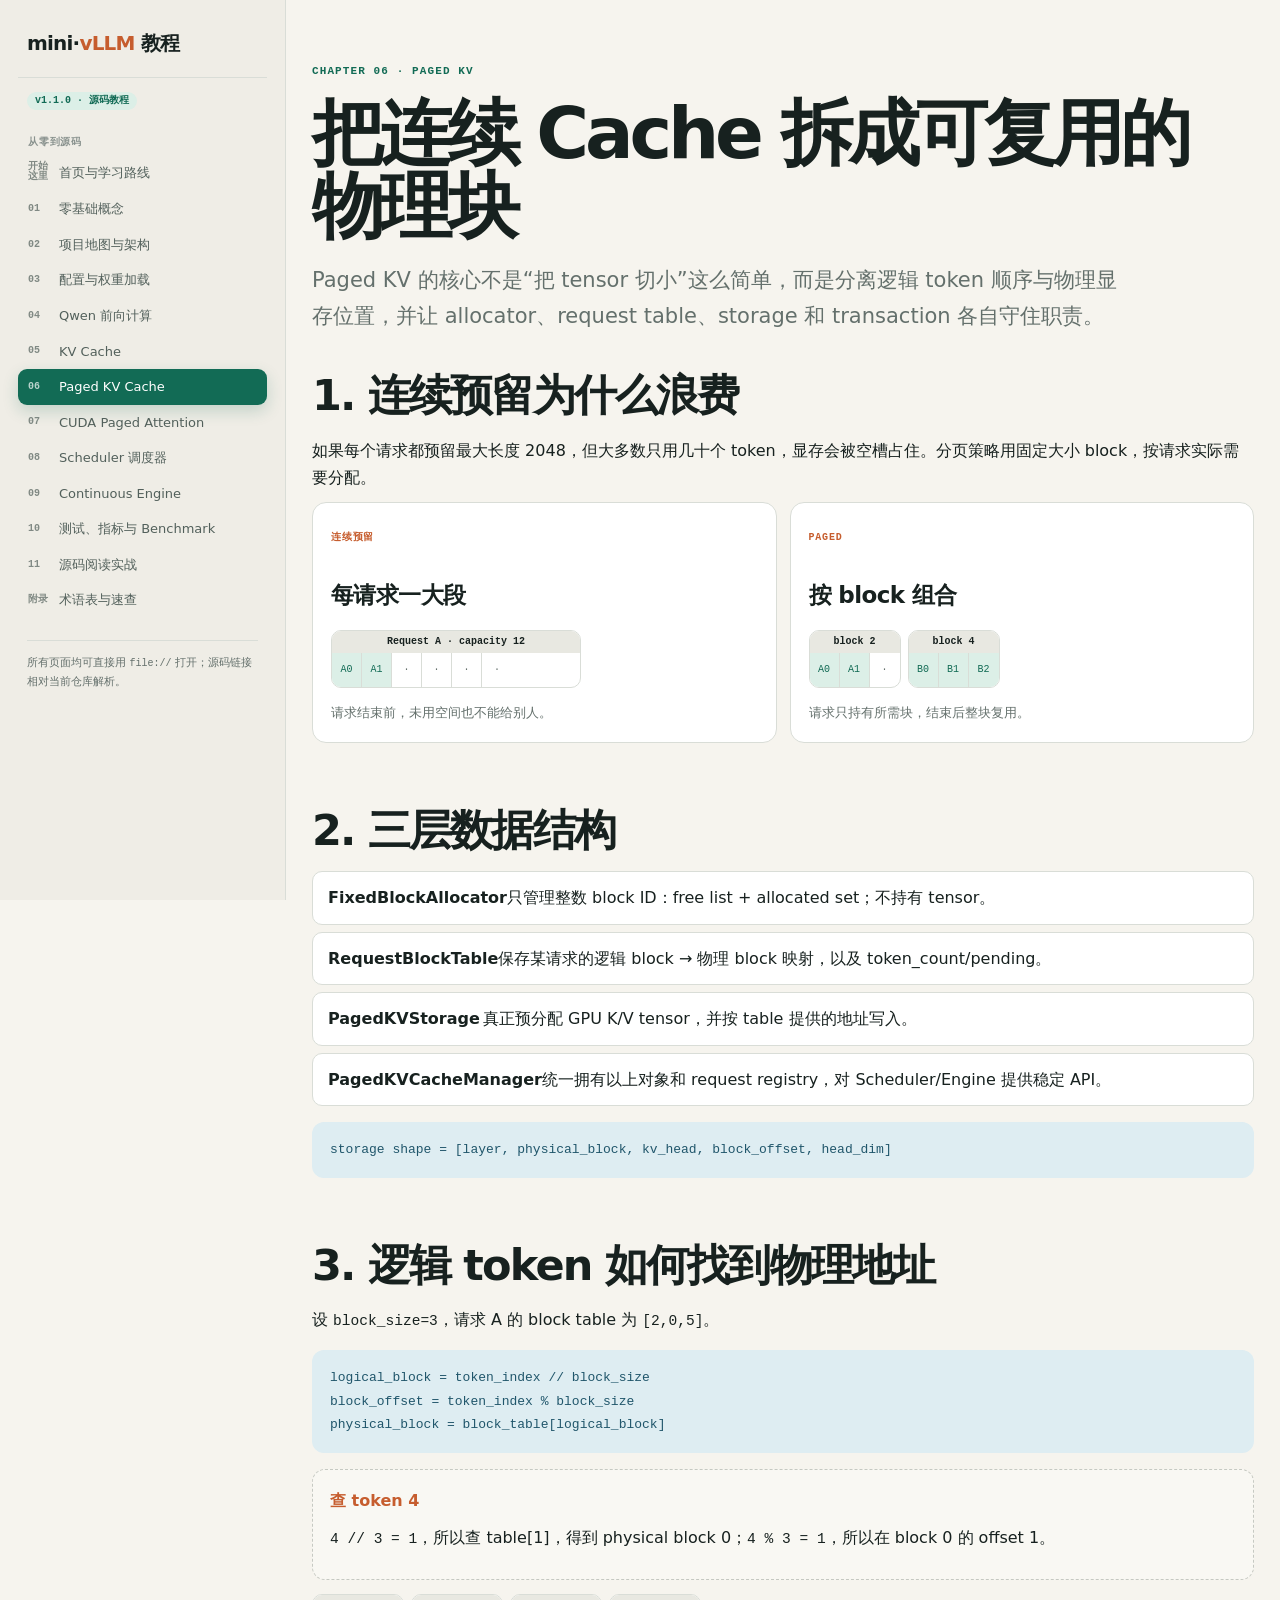
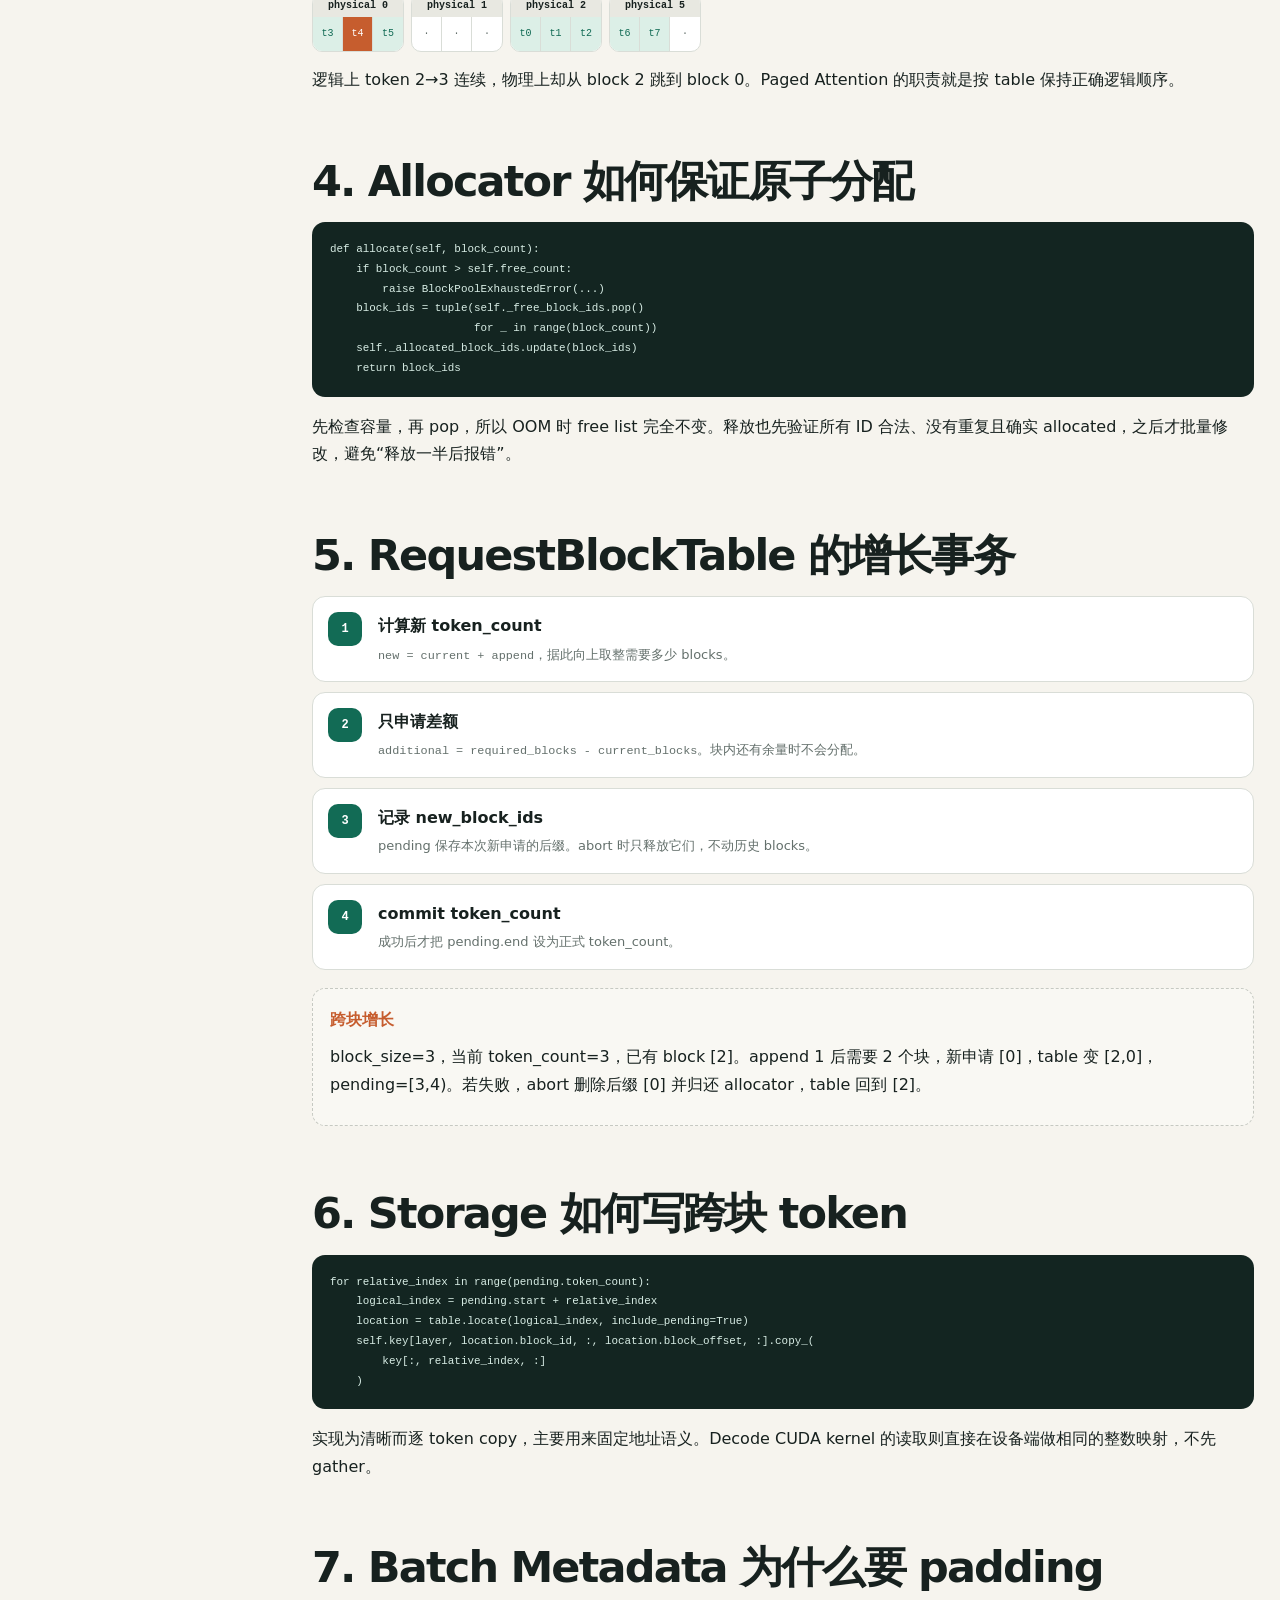
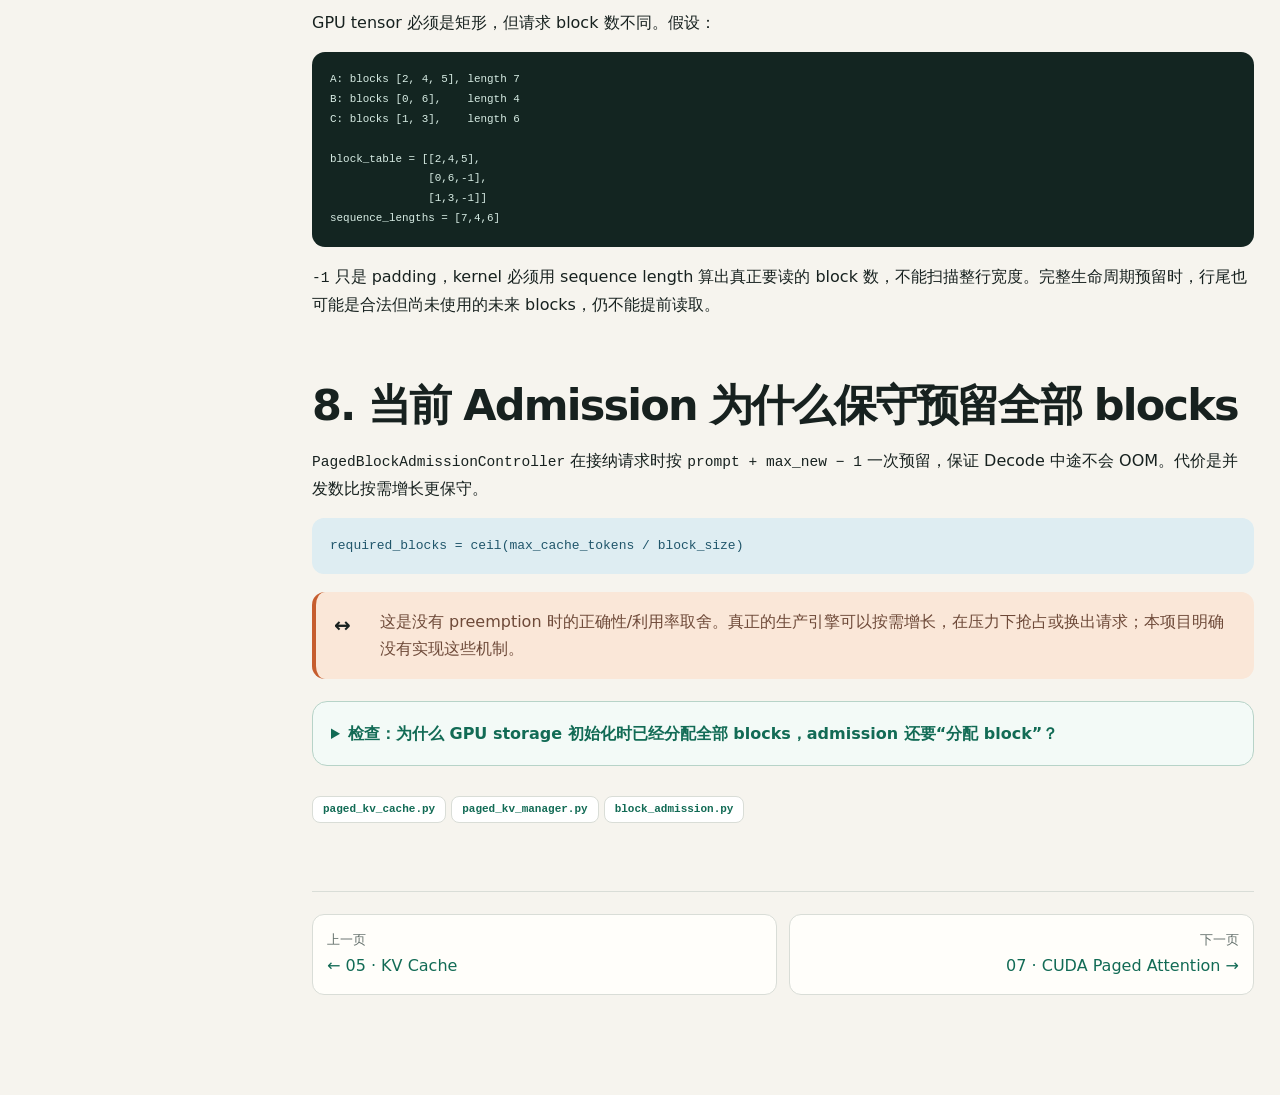
<file: docs/tutorial/06-paged-kv.html>
<!doctype html><html lang="zh-CN"><head><meta charset="utf-8"><meta name="viewport" content="width=device-width,initial-scale=1"><title>06 Paged KV Cache · mini-vLLM</title><link rel="stylesheet" href="assets/style.css"></head>
<body data-page="06-paged-kv"><div class="layout"><main class="page"><article class="content">
  <div class="crumb">Chapter 06 · Paged KV</div><h1>把连续 Cache 拆成可复用的物理块</h1><p class="lead">Paged KV 的核心不是“把 tensor 切小”这么简单，而是分离逻辑 token 顺序与物理显存位置，并让 allocator、request table、storage 和 transaction 各自守住职责。</p>

  <section class="chapter"><h2>1. 连续预留为什么浪费</h2>
    <p>如果每个请求都预留最大长度 2048，但大多数只用几十个 token，显存会被空槽占住。分页策略用固定大小 block，按请求实际需要分配。</p>
    <div class="grid-2"><div class="card"><span class="label">连续预留</span><h3>每请求一大段</h3><div class="memory"><div class="block" style="min-width:250px"><div class="block-name">Request A · capacity 12</div><div class="slots"><span class="slot used">A0</span><span class="slot used">A1</span><span class="slot">·</span><span class="slot">·</span><span class="slot">·</span><span class="slot">·</span></div></div></div><p>请求结束前，未用空间也不能给别人。</p></div><div class="card"><span class="label">Paged</span><h3>按 block 组合</h3><div class="memory"><div class="block"><div class="block-name">block 2</div><div class="slots"><span class="slot used">A0</span><span class="slot used">A1</span><span class="slot">·</span></div></div><div class="block"><div class="block-name">block 4</div><div class="slots"><span class="slot used">B0</span><span class="slot used">B1</span><span class="slot used">B2</span></div></div></div><p>请求只持有所需块，结束后整块复用。</p></div></div>
  </section>

  <section class="chapter"><h2>2. 三层数据结构</h2>
    <div class="stack"><div class="stack-row"><strong>FixedBlockAllocator</strong>只管理整数 block ID：free list + allocated set；不持有 tensor。</div><div class="stack-row"><strong>RequestBlockTable</strong>保存某请求的逻辑 block → 物理 block 映射，以及 token_count/pending。</div><div class="stack-row"><strong>PagedKVStorage</strong>真正预分配 GPU K/V tensor，并按 table 提供的地址写入。</div><div class="stack-row"><strong>PagedKVCacheManager</strong>统一拥有以上对象和 request registry，对 Scheduler/Engine 提供稳定 API。</div></div>
    <div class="formula">storage shape = [layer, physical_block, kv_head, block_offset, head_dim]</div>
  </section>

  <section class="chapter"><h2>3. 逻辑 token 如何找到物理地址</h2>
    <p>设 <code>block_size=3</code>，请求 A 的 block table 为 <code>[2,0,5]</code>。</p>
    <div class="formula">logical_block = token_index // block_size<br>block_offset = token_index % block_size<br>physical_block = block_table[logical_block]</div>
    <div class="example"><div class="example-title">查 token 4</div><p><code>4 // 3 = 1</code>，所以查 table[1]，得到 physical block 0；<code>4 % 3 = 1</code>，所以在 block 0 的 offset 1。</p></div>
    <div class="memory"><div class="block"><div class="block-name">physical 0</div><div class="slots"><span class="slot used">t3</span><span class="slot now">t4</span><span class="slot used">t5</span></div></div><div class="block"><div class="block-name">physical 1</div><div class="slots"><span class="slot">·</span><span class="slot">·</span><span class="slot">·</span></div></div><div class="block"><div class="block-name">physical 2</div><div class="slots"><span class="slot used">t0</span><span class="slot used">t1</span><span class="slot used">t2</span></div></div><div class="block"><div class="block-name">physical 5</div><div class="slots"><span class="slot used">t6</span><span class="slot used">t7</span><span class="slot">·</span></div></div></div>
    <p>逻辑上 token 2→3 连续，物理上却从 block 2 跳到 block 0。Paged Attention 的职责就是按 table 保持正确逻辑顺序。</p>
  </section>

  <section class="chapter"><h2>4. Allocator 如何保证原子分配</h2>
    <pre><code>def allocate(self, block_count):
    if block_count > self.free_count:
        raise BlockPoolExhaustedError(...)
    block_ids = tuple(self._free_block_ids.pop()
                      for _ in range(block_count))
    self._allocated_block_ids.update(block_ids)
    return block_ids</code></pre>
    <p>先检查容量，再 pop，所以 OOM 时 free list 完全不变。释放也先验证所有 ID 合法、没有重复且确实 allocated，之后才批量修改，避免“释放一半后报错”。</p>
  </section>

  <section class="chapter"><h2>5. RequestBlockTable 的增长事务</h2>
    <div class="steps"><div class="step"><div><b>计算新 token_count</b><p><code>new = current + append</code>，据此向上取整需要多少 blocks。</p></div></div><div class="step"><div><b>只申请差额</b><p><code>additional = required_blocks - current_blocks</code>。块内还有余量时不会分配。</p></div></div><div class="step"><div><b>记录 new_block_ids</b><p>pending 保存本次新申请的后缀。abort 时只释放它们，不动历史 blocks。</p></div></div><div class="step"><div><b>commit token_count</b><p>成功后才把 pending.end 设为正式 token_count。</p></div></div></div>
    <div class="example"><div class="example-title">跨块增长</div><p>block_size=3，当前 token_count=3，已有 block [2]。append 1 后需要 2 个块，新申请 [0]，table 变 [2,0]，pending=[3,4)。若失败，abort 删除后缀 [0] 并归还 allocator，table 回到 [2]。</p></div>
  </section>

  <section class="chapter"><h2>6. Storage 如何写跨块 token</h2>
    <pre><code>for relative_index in range(pending.token_count):
    logical_index = pending.start + relative_index
    location = table.locate(logical_index, include_pending=True)
    self.key[layer, location.block_id, :, location.block_offset, :].copy_(
        key[:, relative_index, :]
    )</code></pre>
    <p>实现为清晰而逐 token copy，主要用来固定地址语义。Decode CUDA kernel 的读取则直接在设备端做相同的整数映射，不先 gather。</p>
  </section>

  <section class="chapter"><h2>7. Batch Metadata 为什么要 padding</h2>
    <p>GPU tensor 必须是矩形，但请求 block 数不同。假设：</p>
    <pre><code>A: blocks [2, 4, 5], length 7
B: blocks [0, 6],    length 4
C: blocks [1, 3],    length 6

block_table = [[2,4,5],
               [0,6,-1],
               [1,3,-1]]
sequence_lengths = [7,4,6]</code></pre>
    <p><code>-1</code> 只是 padding，kernel 必须用 sequence length 算出真正要读的 block 数，不能扫描整行宽度。完整生命周期预留时，行尾也可能是合法但尚未使用的未来 blocks，仍不能提前读取。</p>
  </section>

  <section class="chapter"><h2>8. 当前 Admission 为什么保守预留全部 blocks</h2>
    <p><code>PagedBlockAdmissionController</code> 在接纳请求时按 <code>prompt + max_new − 1</code> 一次预留，保证 Decode 中途不会 OOM。代价是并发数比按需增长更保守。</p>
    <div class="formula">required_blocks = ceil(max_cache_tokens / block_size)</div>
    <div class="callout warn"><div class="icon">↔</div><p>这是没有 preemption 时的正确性/利用率取舍。真正的生产引擎可以按需增长，在压力下抢占或换出请求；本项目明确没有实现这些机制。</p></div>
    <details class="quiz"><summary>检查：为什么 GPU storage 初始化时已经分配全部 blocks，admission 还要“分配 block”？</summary><div class="answer">GPU tensor 的总物理池已经存在；allocator 分配的是这些槽位的所有权 ID。它不再次申请 CUDA memory，而是保证两个活跃请求不会写同一个物理 block。</div></details>
    <a class="source-link" href="../../src/mini_llm_runtime/paged_kv_cache.py">paged_kv_cache.py</a><a class="source-link" href="../../src/mini_llm_runtime/paged_kv_manager.py">paged_kv_manager.py</a><a class="source-link" href="../../src/mini_llm_runtime/block_admission.py">block_admission.py</a>
  </section>
  <div class="pager"><a href="05-kv-cache.html"><small>上一页</small>← 05 · KV Cache</a><a href="07-paged-attention.html"><small>下一页</small>07 · CUDA Paged Attention →</a></div>
</article></main></div><script src="assets/app.js"></script></body></html>
</file>
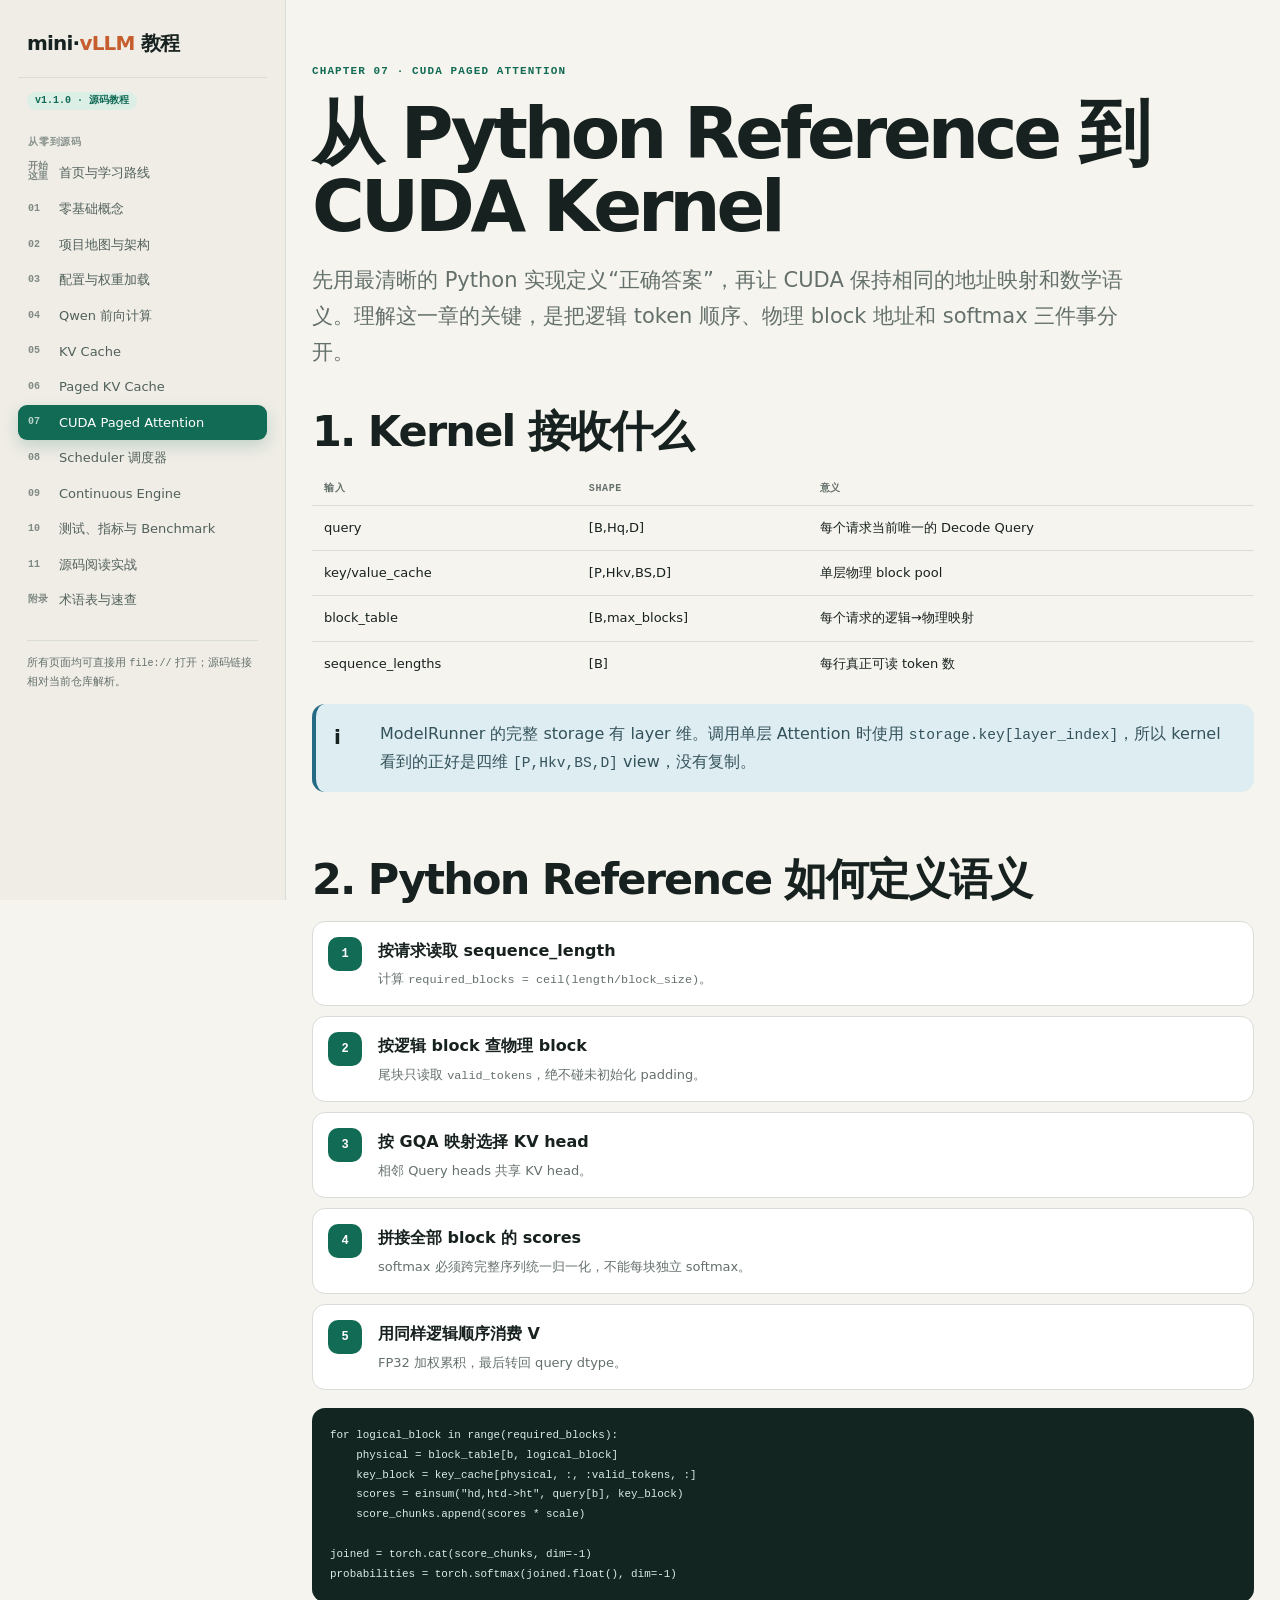
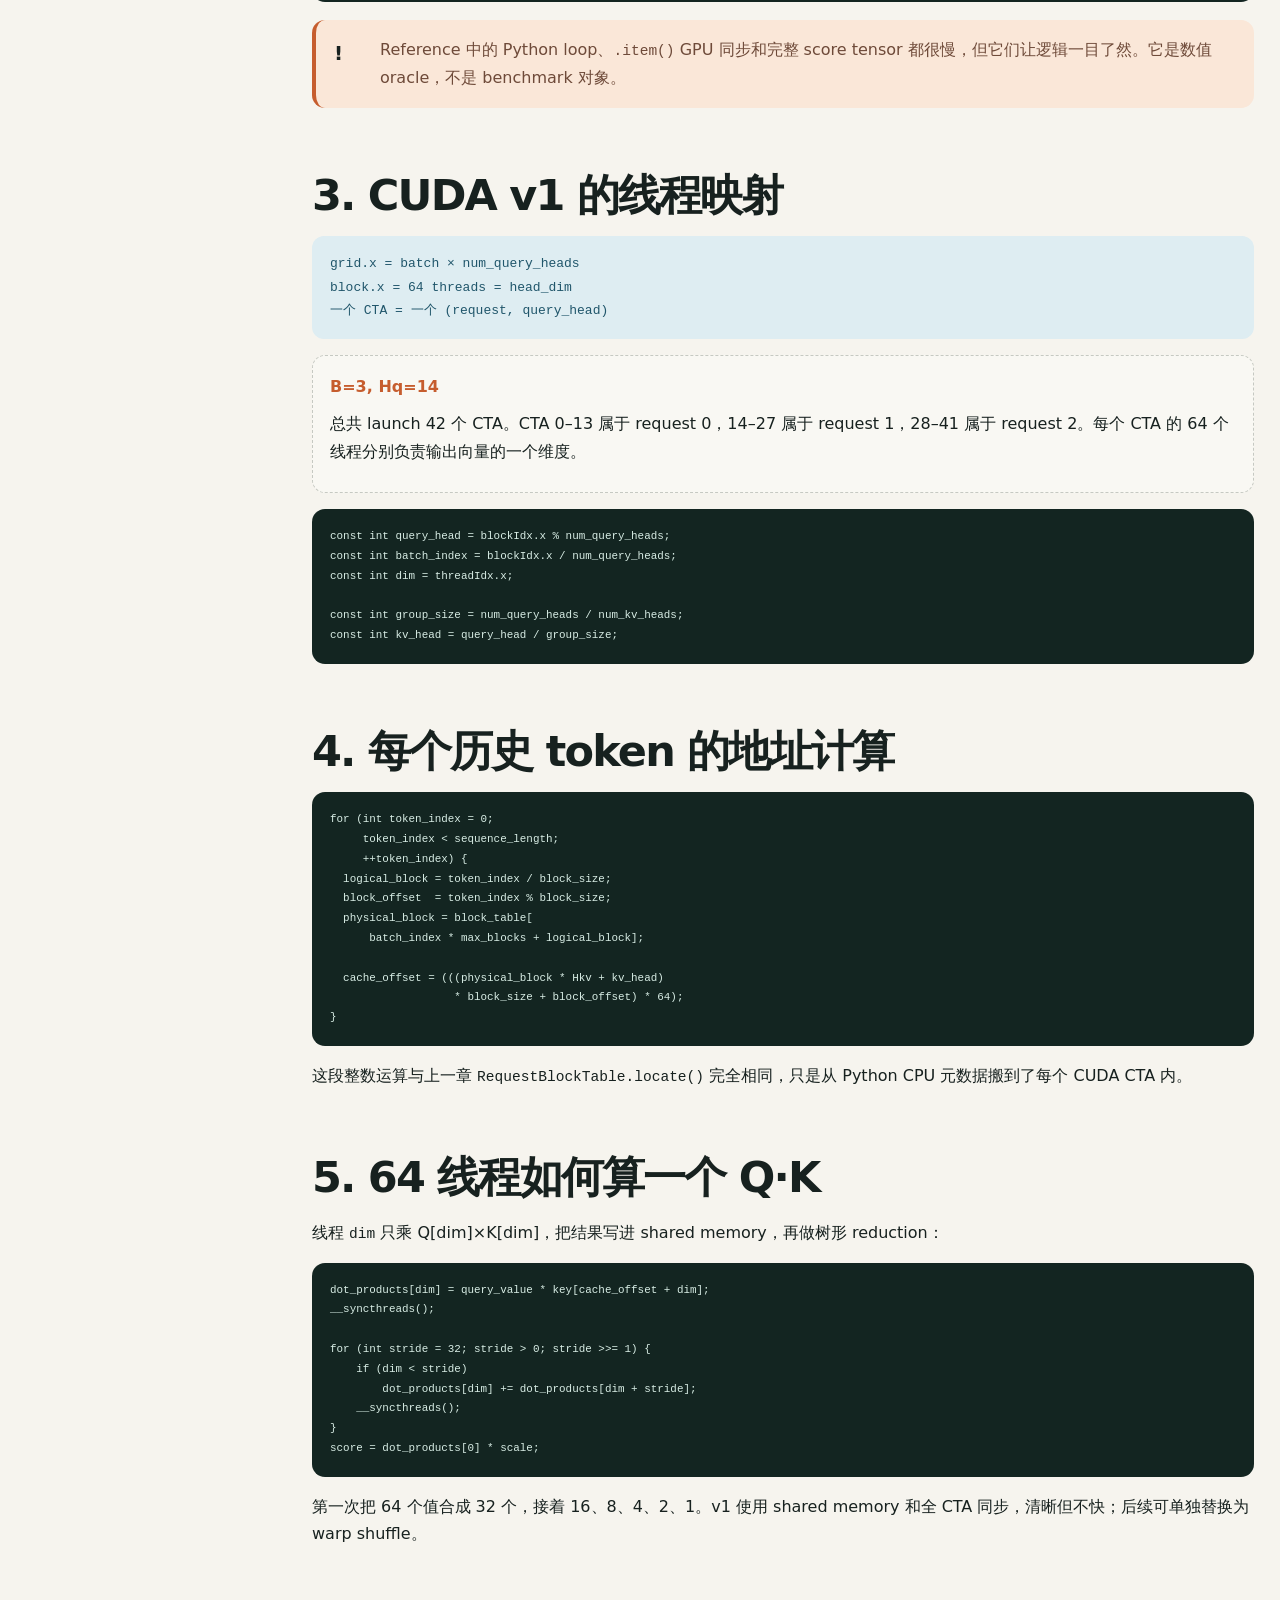
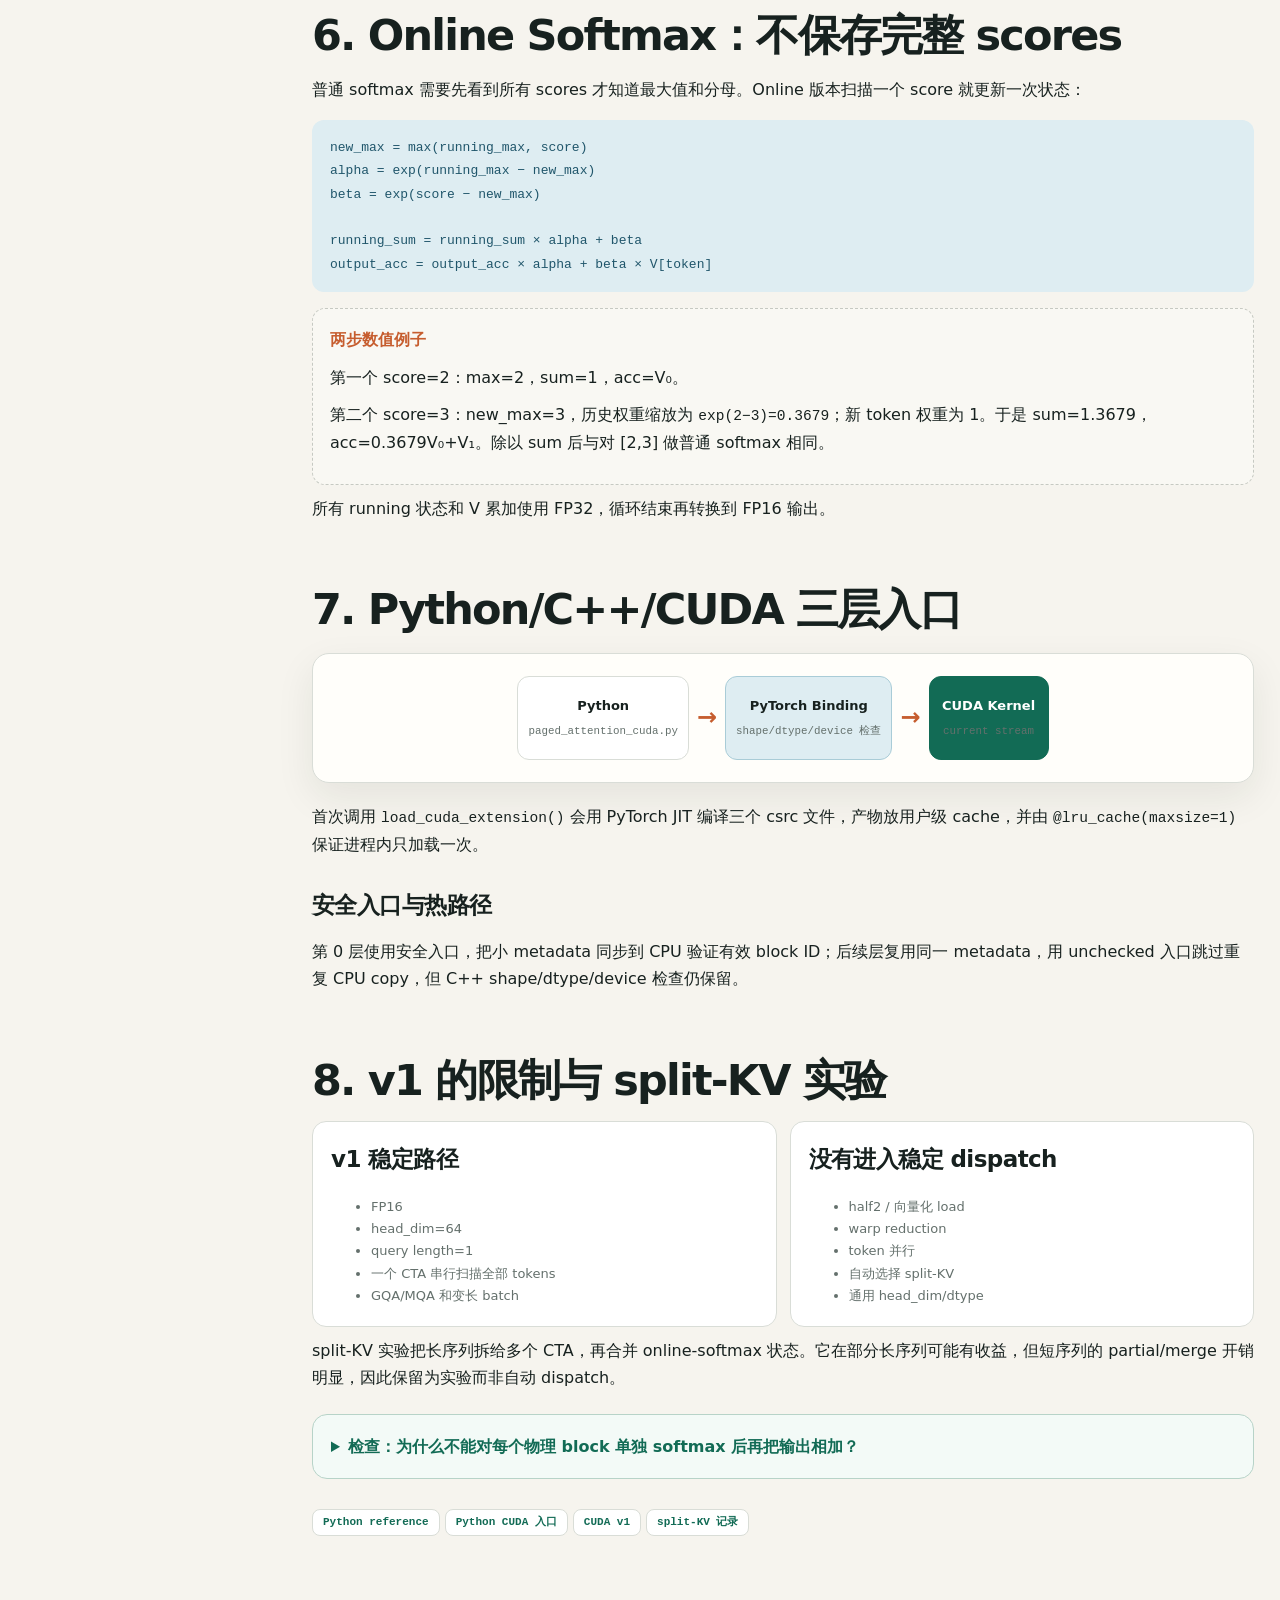
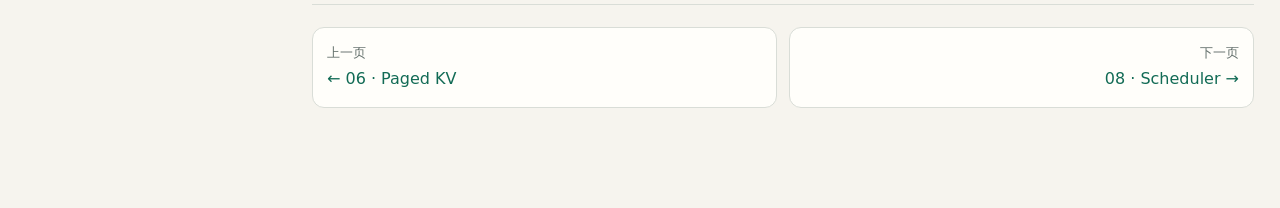
<file: docs/tutorial/07-paged-attention.html>
<!doctype html><html lang="zh-CN"><head><meta charset="utf-8"><meta name="viewport" content="width=device-width,initial-scale=1"><title>07 CUDA Paged Attention · mini-vLLM</title><link rel="stylesheet" href="assets/style.css"></head>
<body data-page="07-paged-attention"><div class="layout"><main class="page"><article class="content">
  <div class="crumb">Chapter 07 · CUDA Paged Attention</div><h1>从 Python Reference 到 CUDA Kernel</h1><p class="lead">先用最清晰的 Python 实现定义“正确答案”，再让 CUDA 保持相同的地址映射和数学语义。理解这一章的关键，是把逻辑 token 顺序、物理 block 地址和 softmax 三件事分开。</p>

  <section class="chapter"><h2>1. Kernel 接收什么</h2>
    <table class="shape-table"><thead><tr><th>输入</th><th>shape</th><th>意义</th></tr></thead><tbody><tr><td>query</td><td>[B,Hq,D]</td><td>每个请求当前唯一的 Decode Query</td></tr><tr><td>key/value_cache</td><td>[P,Hkv,BS,D]</td><td>单层物理 block pool</td></tr><tr><td>block_table</td><td>[B,max_blocks]</td><td>每个请求的逻辑→物理映射</td></tr><tr><td>sequence_lengths</td><td>[B]</td><td>每行真正可读 token 数</td></tr></tbody></table>
    <div class="callout"><div class="icon">i</div><p>ModelRunner 的完整 storage 有 layer 维。调用单层 Attention 时使用 <code>storage.key[layer_index]</code>，所以 kernel 看到的正好是四维 <code>[P,Hkv,BS,D]</code> view，没有复制。</p></div>
  </section>

  <section class="chapter"><h2>2. Python Reference 如何定义语义</h2>
    <div class="steps"><div class="step"><div><b>按请求读取 sequence_length</b><p>计算 <code>required_blocks = ceil(length/block_size)</code>。</p></div></div><div class="step"><div><b>按逻辑 block 查物理 block</b><p>尾块只读取 <code>valid_tokens</code>，绝不碰未初始化 padding。</p></div></div><div class="step"><div><b>按 GQA 映射选择 KV head</b><p>相邻 Query heads 共享 KV head。</p></div></div><div class="step"><div><b>拼接全部 block 的 scores</b><p>softmax 必须跨完整序列统一归一化，不能每块独立 softmax。</p></div></div><div class="step"><div><b>用同样逻辑顺序消费 V</b><p>FP32 加权累积，最后转回 query dtype。</p></div></div></div>
    <pre><code>for logical_block in range(required_blocks):
    physical = block_table[b, logical_block]
    key_block = key_cache[physical, :, :valid_tokens, :]
    scores = einsum("hd,htd->ht", query[b], key_block)
    score_chunks.append(scores * scale)

joined = torch.cat(score_chunks, dim=-1)
probabilities = torch.softmax(joined.float(), dim=-1)</code></pre>
    <div class="callout warn"><div class="icon">!</div><p>Reference 中的 Python loop、<code>.item()</code> GPU 同步和完整 score tensor 都很慢，但它们让逻辑一目了然。它是数值 oracle，不是 benchmark 对象。</p></div>
  </section>

  <section class="chapter"><h2>3. CUDA v1 的线程映射</h2>
    <div class="formula">grid.x = batch × num_query_heads<br>block.x = 64 threads = head_dim<br>一个 CTA = 一个 (request, query_head)</div>
    <div class="example"><div class="example-title">B=3, Hq=14</div><p>总共 launch 42 个 CTA。CTA 0–13 属于 request 0，14–27 属于 request 1，28–41 属于 request 2。每个 CTA 的 64 个线程分别负责输出向量的一个维度。</p></div>
    <pre><code>const int query_head = blockIdx.x % num_query_heads;
const int batch_index = blockIdx.x / num_query_heads;
const int dim = threadIdx.x;

const int group_size = num_query_heads / num_kv_heads;
const int kv_head = query_head / group_size;</code></pre>
  </section>

  <section class="chapter"><h2>4. 每个历史 token 的地址计算</h2>
    <pre><code>for (int token_index = 0;
     token_index &lt; sequence_length;
     ++token_index) {
  logical_block = token_index / block_size;
  block_offset  = token_index % block_size;
  physical_block = block_table[
      batch_index * max_blocks + logical_block];

  cache_offset = (((physical_block * Hkv + kv_head)
                   * block_size + block_offset) * 64);
}</code></pre>
    <p>这段整数运算与上一章 <code>RequestBlockTable.locate()</code> 完全相同，只是从 Python CPU 元数据搬到了每个 CUDA CTA 内。</p>
  </section>

  <section class="chapter"><h2>5. 64 线程如何算一个 Q·K</h2>
    <p>线程 <code>dim</code> 只乘 Q[dim]×K[dim]，把结果写进 shared memory，再做树形 reduction：</p>
    <pre><code>dot_products[dim] = query_value * key[cache_offset + dim];
__syncthreads();

for (int stride = 32; stride > 0; stride >>= 1) {
    if (dim &lt; stride)
        dot_products[dim] += dot_products[dim + stride];
    __syncthreads();
}
score = dot_products[0] * scale;</code></pre>
    <p>第一次把 64 个值合成 32 个，接着 16、8、4、2、1。v1 使用 shared memory 和全 CTA 同步，清晰但不快；后续可单独替换为 warp shuffle。</p>
  </section>

  <section class="chapter"><h2>6. Online Softmax：不保存完整 scores</h2>
    <p>普通 softmax 需要先看到所有 scores 才知道最大值和分母。Online 版本扫描一个 score 就更新一次状态：</p>
    <div class="formula">new_max = max(running_max, score)<br>alpha = exp(running_max − new_max)<br>beta = exp(score − new_max)<br><br>running_sum = running_sum × alpha + beta<br>output_acc = output_acc × alpha + beta × V[token]</div>
    <div class="example"><div class="example-title">两步数值例子</div><p>第一个 score=2：max=2，sum=1，acc=V₀。</p><p>第二个 score=3：new_max=3，历史权重缩放为 <code>exp(2−3)=0.3679</code>；新 token 权重为 1。于是 sum=1.3679，acc=0.3679V₀+V₁。除以 sum 后与对 [2,3] 做普通 softmax 相同。</p></div>
    <p>所有 running 状态和 V 累加使用 FP32，循环结束再转换到 FP16 输出。</p>
  </section>

  <section class="chapter"><h2>7. Python/C++/CUDA 三层入口</h2>
    <div class="diagram"><div class="flow"><div class="node"><strong>Python</strong><small>paged_attention_cuda.py</small></div><div class="arrow">→</div><div class="node blue"><strong>PyTorch Binding</strong><small>shape/dtype/device 检查</small></div><div class="arrow">→</div><div class="node green"><strong>CUDA Kernel</strong><small>current stream</small></div></div></div>
    <p>首次调用 <code>load_cuda_extension()</code> 会用 PyTorch JIT 编译三个 csrc 文件，产物放用户级 cache，并由 <code>@lru_cache(maxsize=1)</code> 保证进程内只加载一次。</p>
    <h3>安全入口与热路径</h3><p>第 0 层使用安全入口，把小 metadata 同步到 CPU 验证有效 block ID；后续层复用同一 metadata，用 unchecked 入口跳过重复 CPU copy，但 C++ shape/dtype/device 检查仍保留。</p>
  </section>

  <section class="chapter"><h2>8. v1 的限制与 split-KV 实验</h2>
    <div class="grid-2"><div class="card"><h3>v1 稳定路径</h3><ul><li>FP16</li><li>head_dim=64</li><li>query length=1</li><li>一个 CTA 串行扫描全部 tokens</li><li>GQA/MQA 和变长 batch</li></ul></div><div class="card"><h3>没有进入稳定 dispatch</h3><ul><li>half2 / 向量化 load</li><li>warp reduction</li><li>token 并行</li><li>自动选择 split-KV</li><li>通用 head_dim/dtype</li></ul></div></div>
    <p>split-KV 实验把长序列拆给多个 CTA，再合并 online-softmax 状态。它在部分长序列可能有收益，但短序列的 partial/merge 开销明显，因此保留为实验而非自动 dispatch。</p>
    <details class="quiz"><summary>检查：为什么不能对每个物理 block 单独 softmax 后再把输出相加？</summary><div class="answer">Softmax 分母必须覆盖整条逻辑序列。每块独立归一化会让每个块的概率都各自和为 1，改变块之间的相对权重。必须拼接 scores，或像 online softmax 一样正确合并 max/sum 状态。</div></details>
    <a class="source-link" href="../../src/mini_llm_runtime/paged_attention.py">Python reference</a><a class="source-link" href="../../src/mini_llm_runtime/paged_attention_cuda.py">Python CUDA 入口</a><a class="source-link" href="../../csrc/paged_attention_cuda.cu">CUDA v1</a><a class="source-link" href="../split_kv_experiment.md">split-KV 记录</a>
  </section>
  <div class="pager"><a href="06-paged-kv.html"><small>上一页</small>← 06 · Paged KV</a><a href="08-scheduler.html"><small>下一页</small>08 · Scheduler →</a></div>
</article></main></div><script src="assets/app.js"></script></body></html>
</file>
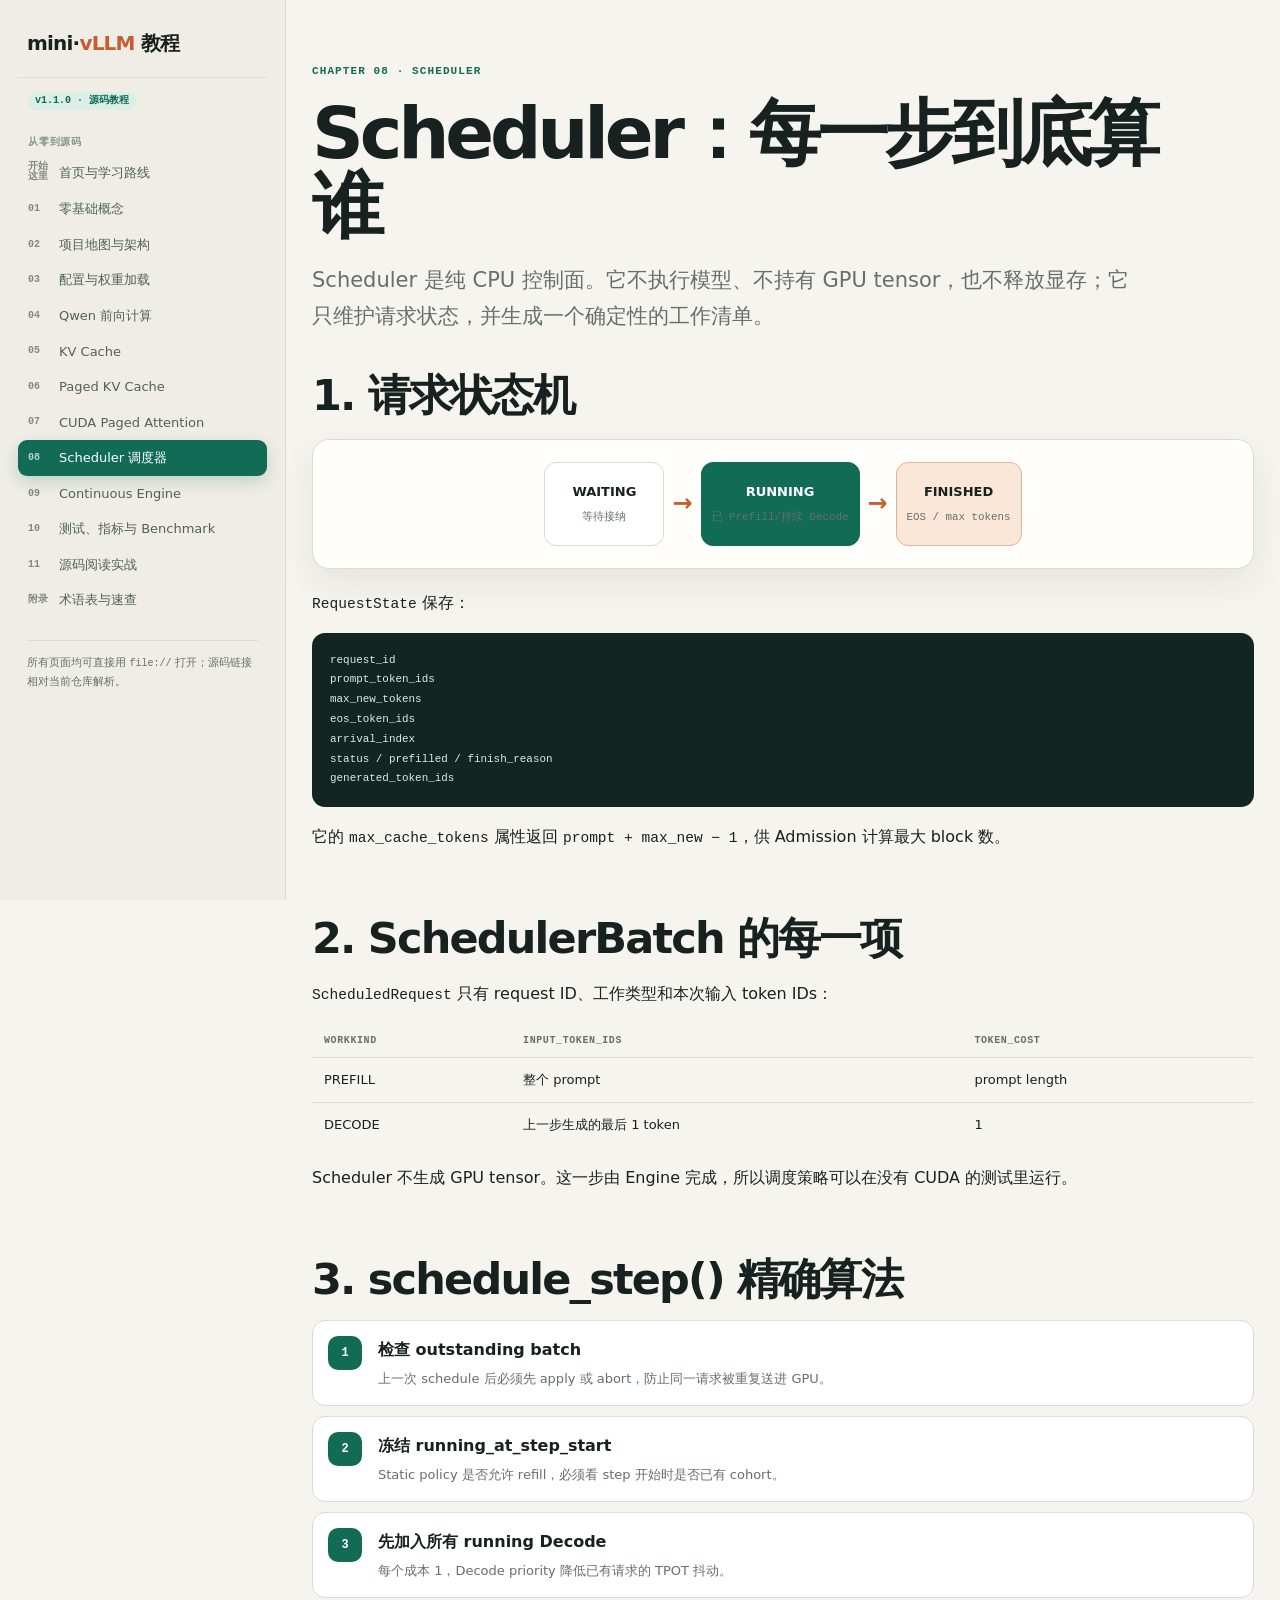
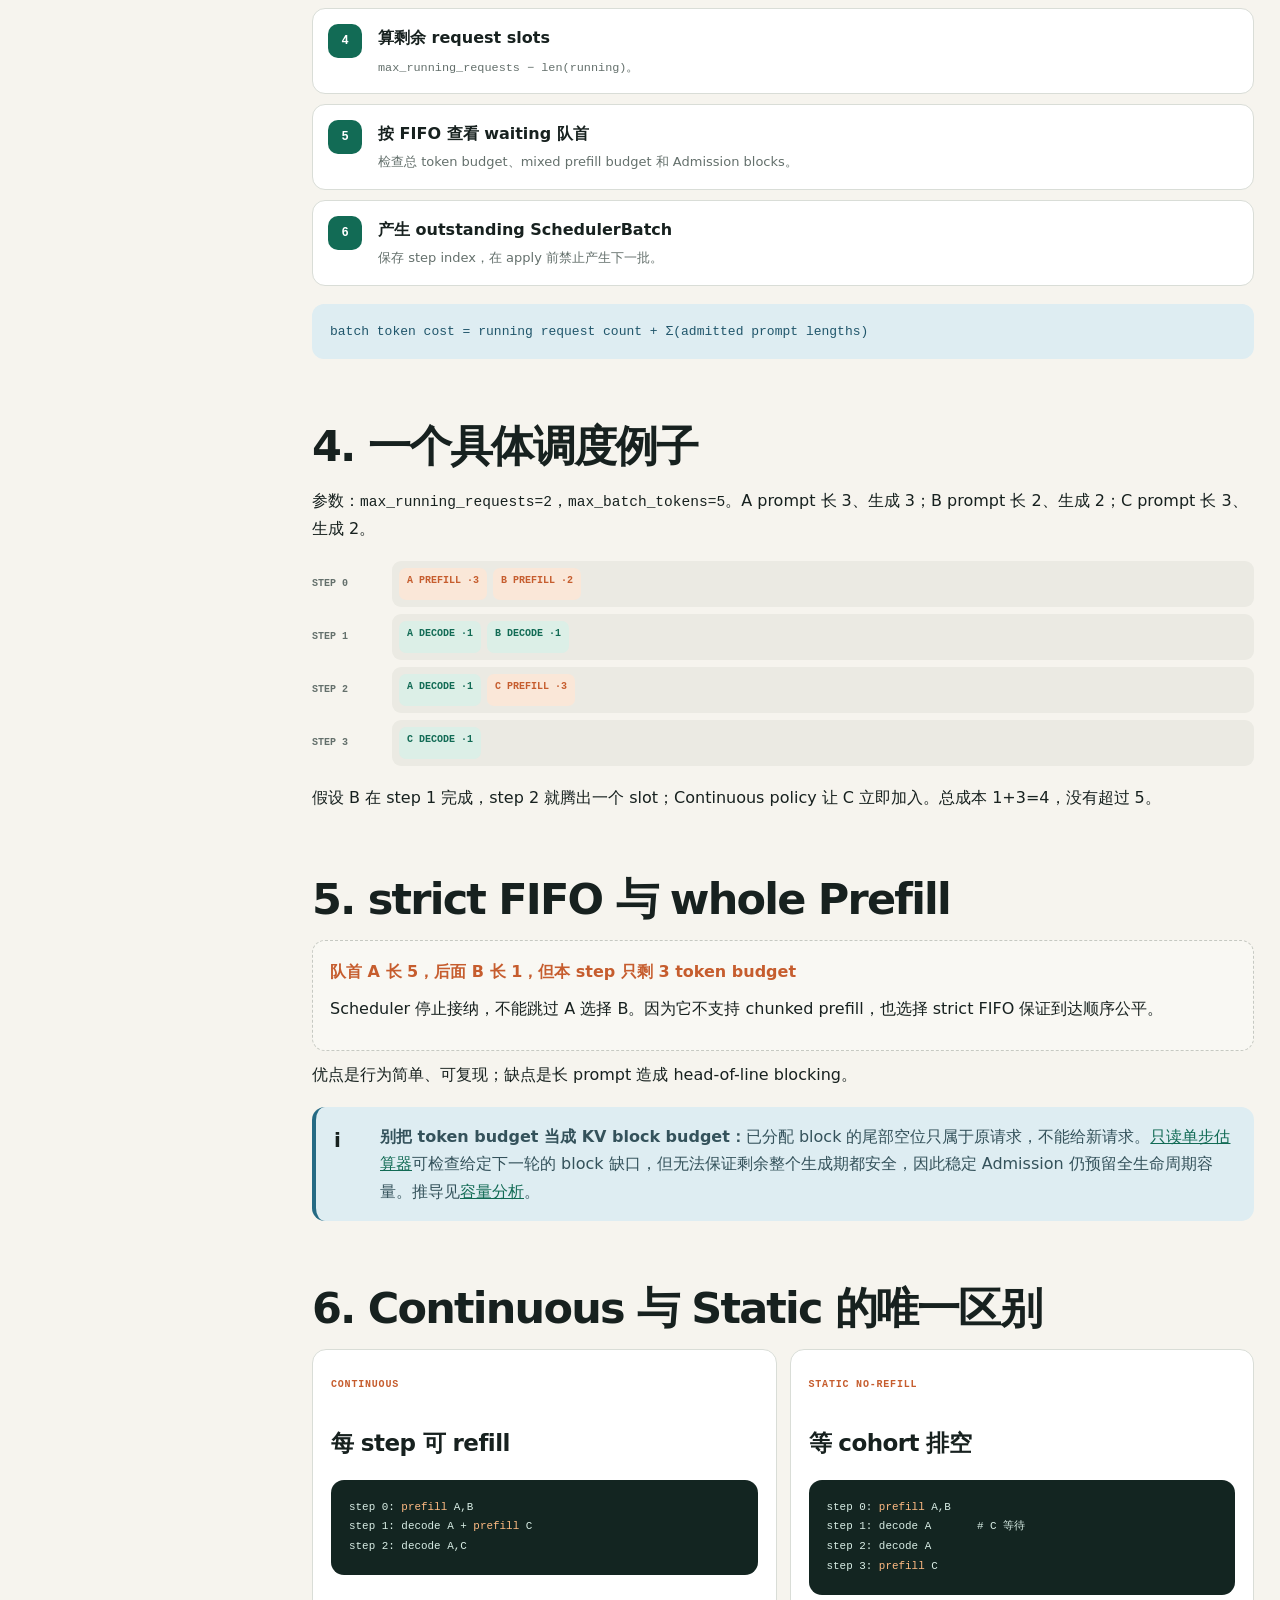
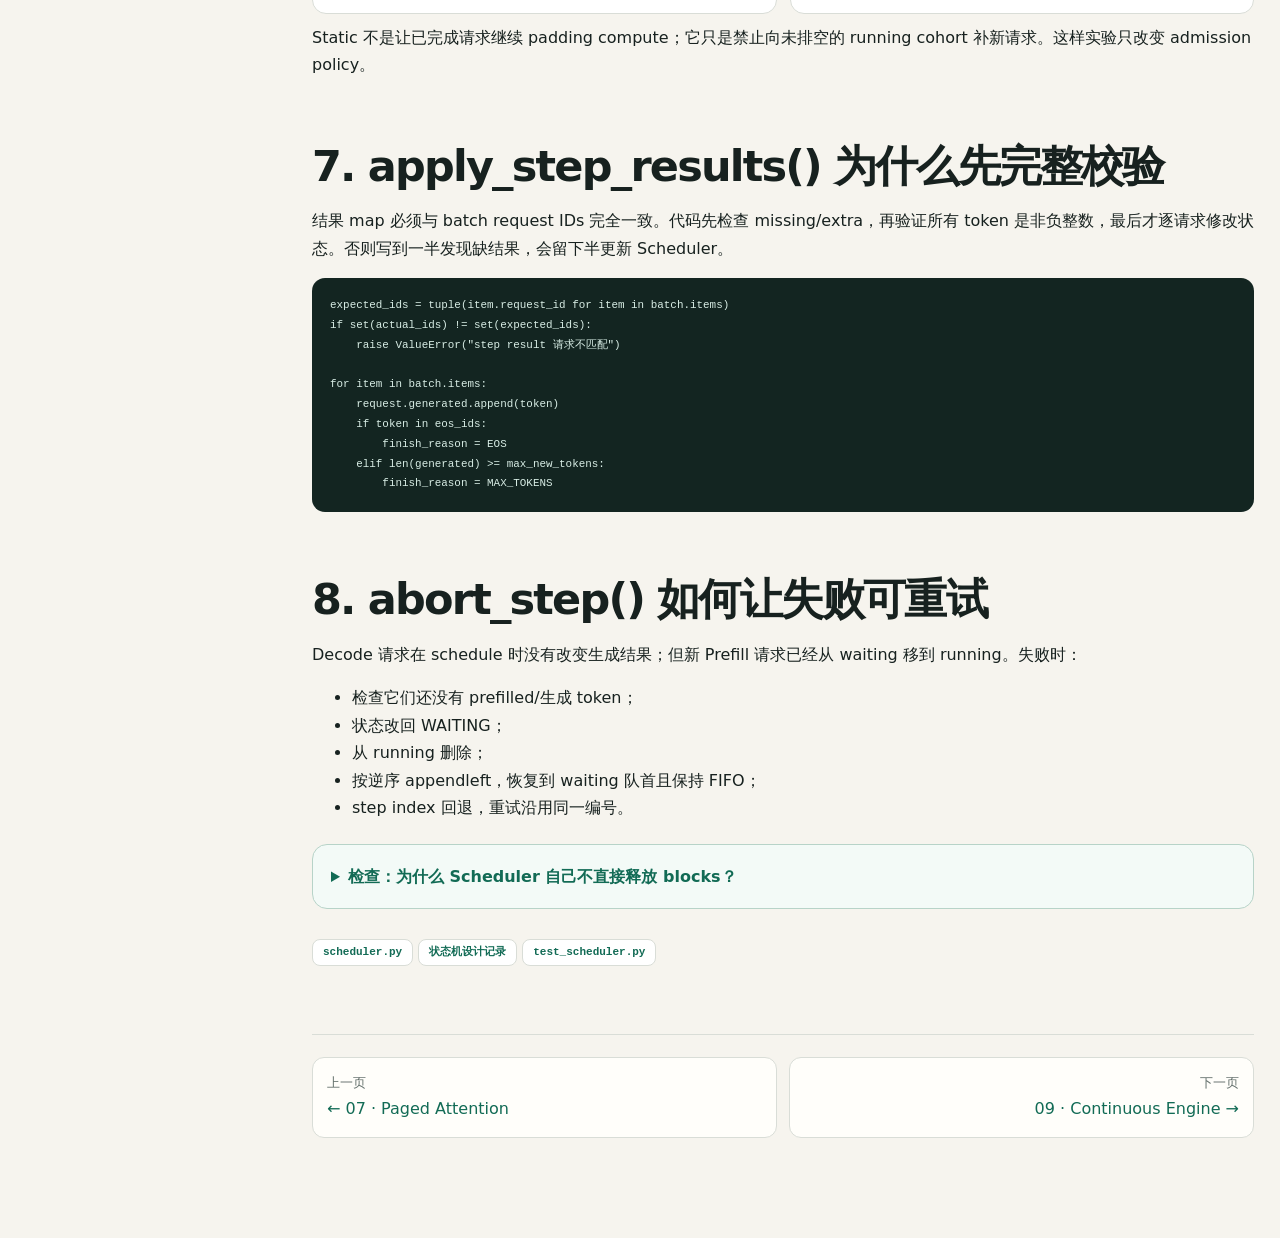
<file: docs/tutorial/08-scheduler.html>
<!doctype html><html lang="zh-CN"><head><meta charset="utf-8"><meta name="viewport" content="width=device-width,initial-scale=1"><title>08 Scheduler · mini-vLLM</title><link rel="stylesheet" href="assets/style.css"></head>
<body data-page="08-scheduler"><div class="layout"><main class="page"><article class="content">
  <div class="crumb">Chapter 08 · Scheduler</div><h1>Scheduler：每一步到底算谁</h1><p class="lead">Scheduler 是纯 CPU 控制面。它不执行模型、不持有 GPU tensor，也不释放显存；它只维护请求状态，并生成一个确定性的工作清单。</p>

  <section class="chapter"><h2>1. 请求状态机</h2>
    <div class="diagram"><div class="flow"><div class="node"><strong>WAITING</strong><small>等待接纳</small></div><div class="arrow">→</div><div class="node green"><strong>RUNNING</strong><small>已 Prefill/持续 Decode</small></div><div class="arrow">→</div><div class="node orange"><strong>FINISHED</strong><small>EOS / max tokens</small></div></div></div>
    <p><code>RequestState</code> 保存：</p>
    <pre><code>request_id
prompt_token_ids
max_new_tokens
eos_token_ids
arrival_index
status / prefilled / finish_reason
generated_token_ids</code></pre>
    <p>它的 <code>max_cache_tokens</code> 属性返回 <code>prompt + max_new − 1</code>，供 Admission 计算最大 block 数。</p>
  </section>

  <section class="chapter"><h2>2. SchedulerBatch 的每一项</h2>
    <p><code>ScheduledRequest</code> 只有 request ID、工作类型和本次输入 token IDs：</p>
    <table class="compare-table"><thead><tr><th>WorkKind</th><th>input_token_ids</th><th>token_cost</th></tr></thead><tbody><tr><td>PREFILL</td><td>整个 prompt</td><td>prompt length</td></tr><tr><td>DECODE</td><td>上一步生成的最后 1 token</td><td>1</td></tr></tbody></table>
    <p>Scheduler 不生成 GPU tensor。这一步由 Engine 完成，所以调度策略可以在没有 CUDA 的测试里运行。</p>
  </section>

  <section class="chapter"><h2>3. schedule_step() 精确算法</h2>
    <div class="steps"><div class="step"><div><b>检查 outstanding batch</b><p>上一次 schedule 后必须先 apply 或 abort，防止同一请求被重复送进 GPU。</p></div></div><div class="step"><div><b>冻结 running_at_step_start</b><p>Static policy 是否允许 refill，必须看 step 开始时是否已有 cohort。</p></div></div><div class="step"><div><b>先加入所有 running Decode</b><p>每个成本 1，Decode priority 降低已有请求的 TPOT 抖动。</p></div></div><div class="step"><div><b>算剩余 request slots</b><p><code>max_running_requests − len(running)</code>。</p></div></div><div class="step"><div><b>按 FIFO 查看 waiting 队首</b><p>检查总 token budget、mixed prefill budget 和 Admission blocks。</p></div></div><div class="step"><div><b>产生 outstanding SchedulerBatch</b><p>保存 step index，在 apply 前禁止产生下一批。</p></div></div></div>
    <div class="formula">batch token cost = running request count + Σ(admitted prompt lengths)</div>
  </section>

  <section class="chapter"><h2>4. 一个具体调度例子</h2>
    <p>参数：<code>max_running_requests=2</code>，<code>max_batch_tokens=5</code>。A prompt 长 3、生成 3；B prompt 长 2、生成 2；C prompt 长 3、生成 2。</p>
    <div class="timeline"><div class="tick"><div class="tick-name">STEP 0</div><div class="tick-body"><span class="work prefill">A PREFILL ·3</span><span class="work prefill">B PREFILL ·2</span></div></div><div class="tick"><div class="tick-name">STEP 1</div><div class="tick-body"><span class="work decode">A DECODE ·1</span><span class="work decode">B DECODE ·1</span></div></div><div class="tick"><div class="tick-name">STEP 2</div><div class="tick-body"><span class="work decode">A DECODE ·1</span><span class="work prefill">C PREFILL ·3</span></div></div><div class="tick"><div class="tick-name">STEP 3</div><div class="tick-body"><span class="work decode">C DECODE ·1</span></div></div></div>
    <p>假设 B 在 step 1 完成，step 2 就腾出一个 slot；Continuous policy 让 C 立即加入。总成本 1+3=4，没有超过 5。</p>
  </section>

  <section class="chapter"><h2>5. strict FIFO 与 whole Prefill</h2>
    <div class="example"><div class="example-title">队首 A 长 5，后面 B 长 1，但本 step 只剩 3 token budget</div><p>Scheduler 停止接纳，不能跳过 A 选择 B。因为它不支持 chunked prefill，也选择 strict FIFO 保证到达顺序公平。</p></div>
    <p>优点是行为简单、可复现；缺点是长 prompt 造成 head-of-line blocking。</p>
    <div class="callout"><div class="icon">i</div><p><strong>别把 token budget 当成 KV block budget：</strong>已分配 block 的尾部空位只属于原请求，不能给新请求。<a href="../../experiments/one_step_block_demand.py">只读单步估算器</a>可检查给定下一轮的 block 缺口，但无法保证剩余整个生成期都安全，因此稳定 Admission 仍预留全生命周期容量。推导见<a href="../kv_reservation_analysis.md">容量分析</a>。</p></div>
  </section>

  <section class="chapter"><h2>6. Continuous 与 Static 的唯一区别</h2>
    <div class="grid-2"><div class="card"><span class="label">Continuous</span><h3>每 step 可 refill</h3><pre><code>step 0: prefill A,B
step 1: decode A + prefill C
step 2: decode A,C</code></pre></div><div class="card"><span class="label">Static no-refill</span><h3>等 cohort 排空</h3><pre><code>step 0: prefill A,B
step 1: decode A       # C 等待
step 2: decode A
step 3: prefill C</code></pre></div></div>
    <p>Static 不是让已完成请求继续 padding compute；它只是禁止向未排空的 running cohort 补新请求。这样实验只改变 admission policy。</p>
  </section>

  <section class="chapter"><h2>7. apply_step_results() 为什么先完整校验</h2>
    <p>结果 map 必须与 batch request IDs 完全一致。代码先检查 missing/extra，再验证所有 token 是非负整数，最后才逐请求修改状态。否则写到一半发现缺结果，会留下半更新 Scheduler。</p>
    <pre><code>expected_ids = tuple(item.request_id for item in batch.items)
if set(actual_ids) != set(expected_ids):
    raise ValueError("step result 请求不匹配")

for item in batch.items:
    request.generated.append(token)
    if token in eos_ids:
        finish_reason = EOS
    elif len(generated) >= max_new_tokens:
        finish_reason = MAX_TOKENS</code></pre>
  </section>

  <section class="chapter"><h2>8. abort_step() 如何让失败可重试</h2>
    <p>Decode 请求在 schedule 时没有改变生成结果；但新 Prefill 请求已经从 waiting 移到 running。失败时：</p>
    <ul><li>检查它们还没有 prefilled/生成 token；</li><li>状态改回 WAITING；</li><li>从 running 删除；</li><li>按逆序 appendleft，恢复到 waiting 队首且保持 FIFO；</li><li>step index 回退，重试沿用同一编号。</li></ul>
    <details class="quiz"><summary>检查：为什么 Scheduler 自己不直接释放 blocks？</summary><div class="answer">Scheduler 是纯逻辑状态机，不拥有 GPU storage。它只返回 finished_request_ids；Engine/Admission Controller 才知道并操作 Cache Manager。这样调度策略与存储实现解耦。</div></details>
    <a class="source-link" href="../../src/mini_llm_runtime/scheduler.py">scheduler.py</a><a class="source-link" href="../scheduler_state_machine.md">状态机设计记录</a><a class="source-link" href="../../tests/test_scheduler.py">test_scheduler.py</a>
  </section>
  <div class="pager"><a href="07-paged-attention.html"><small>上一页</small>← 07 · Paged Attention</a><a href="09-engine.html"><small>下一页</small>09 · Continuous Engine →</a></div>
</article></main></div><script src="assets/app.js"></script></body></html>
</file>
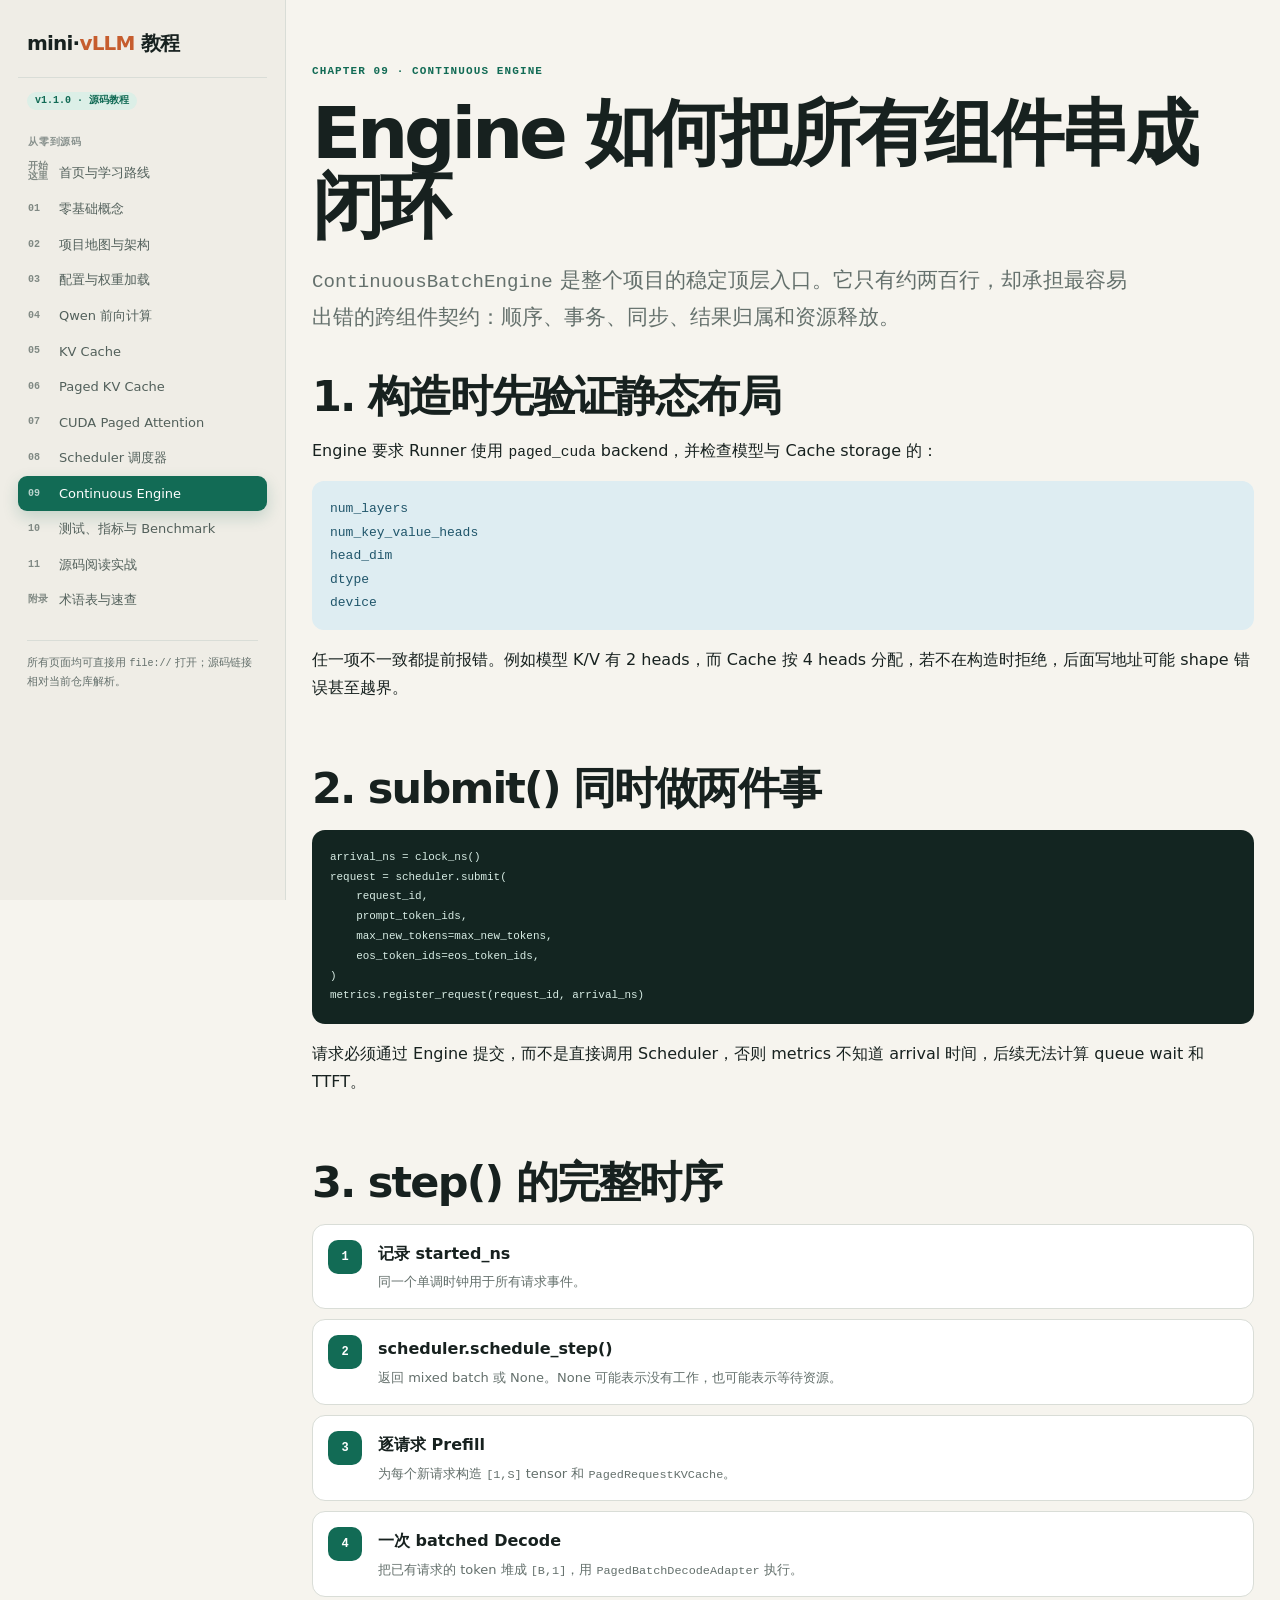
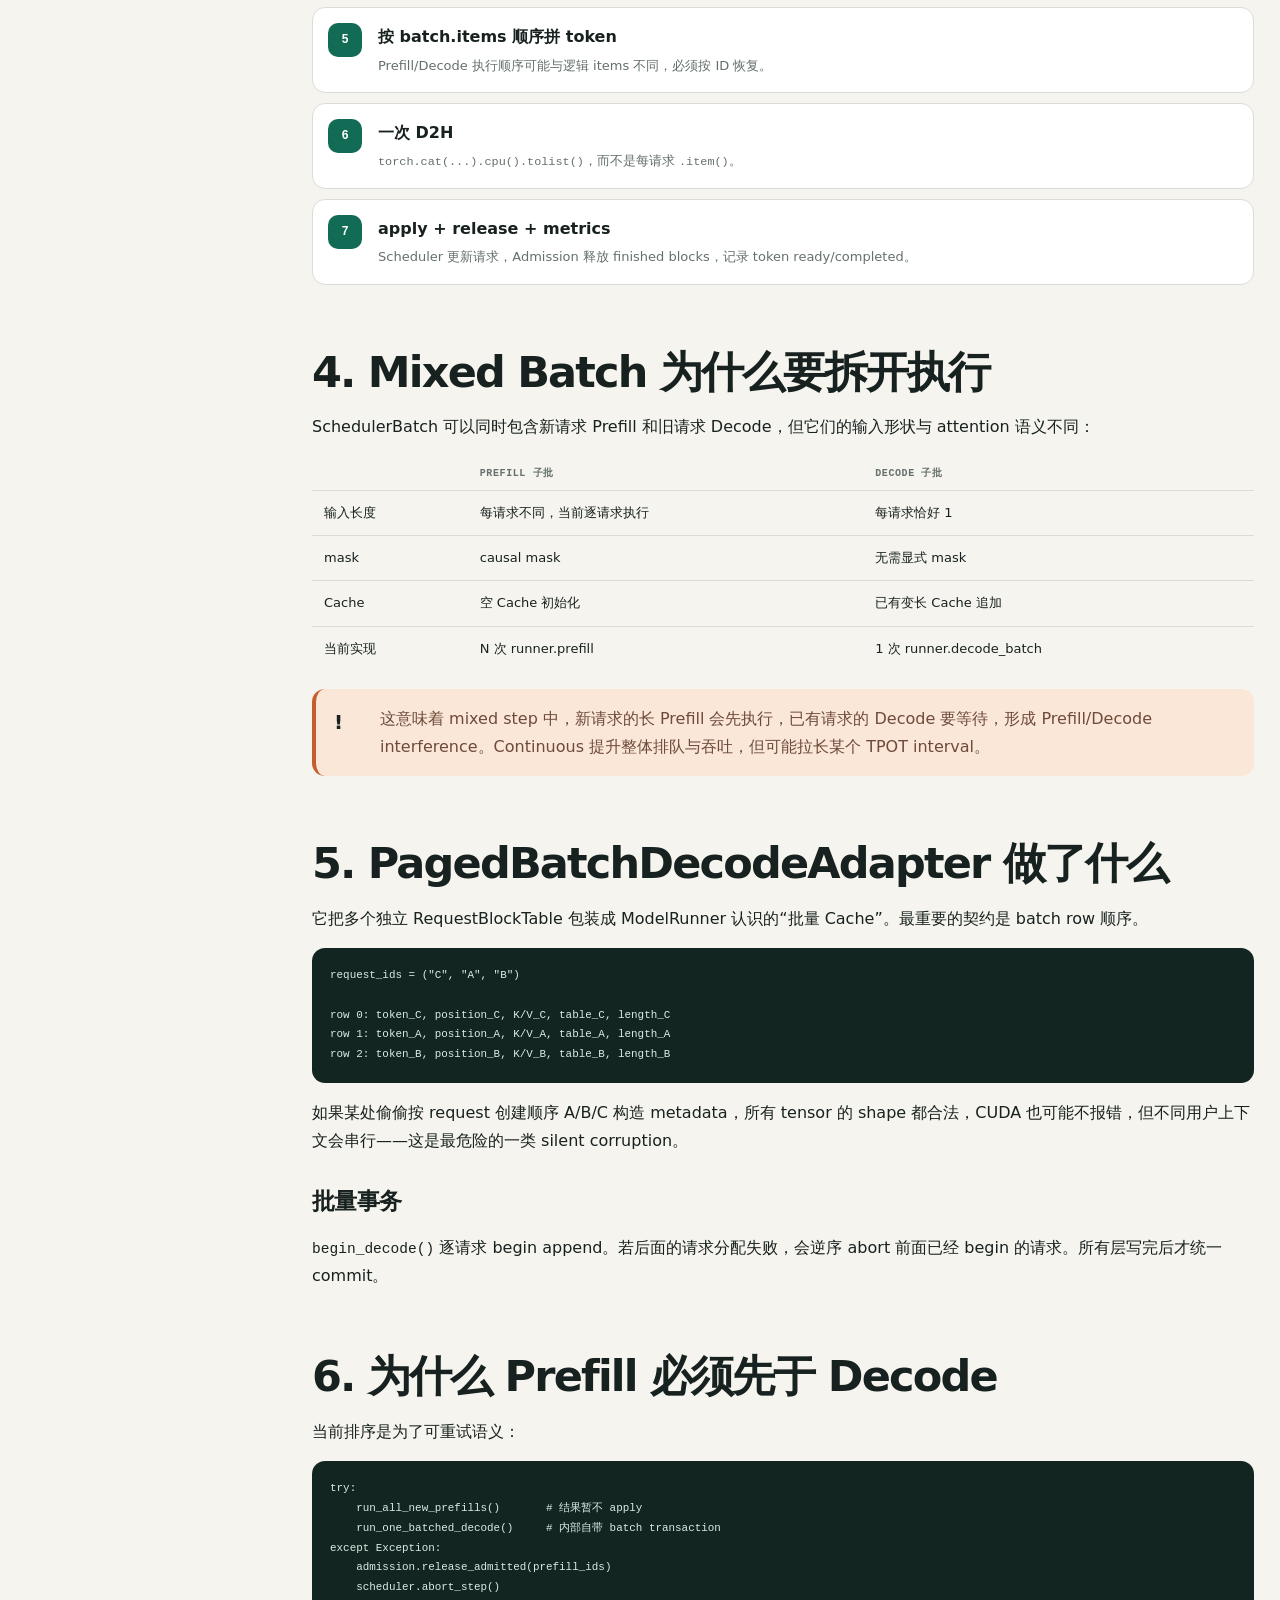
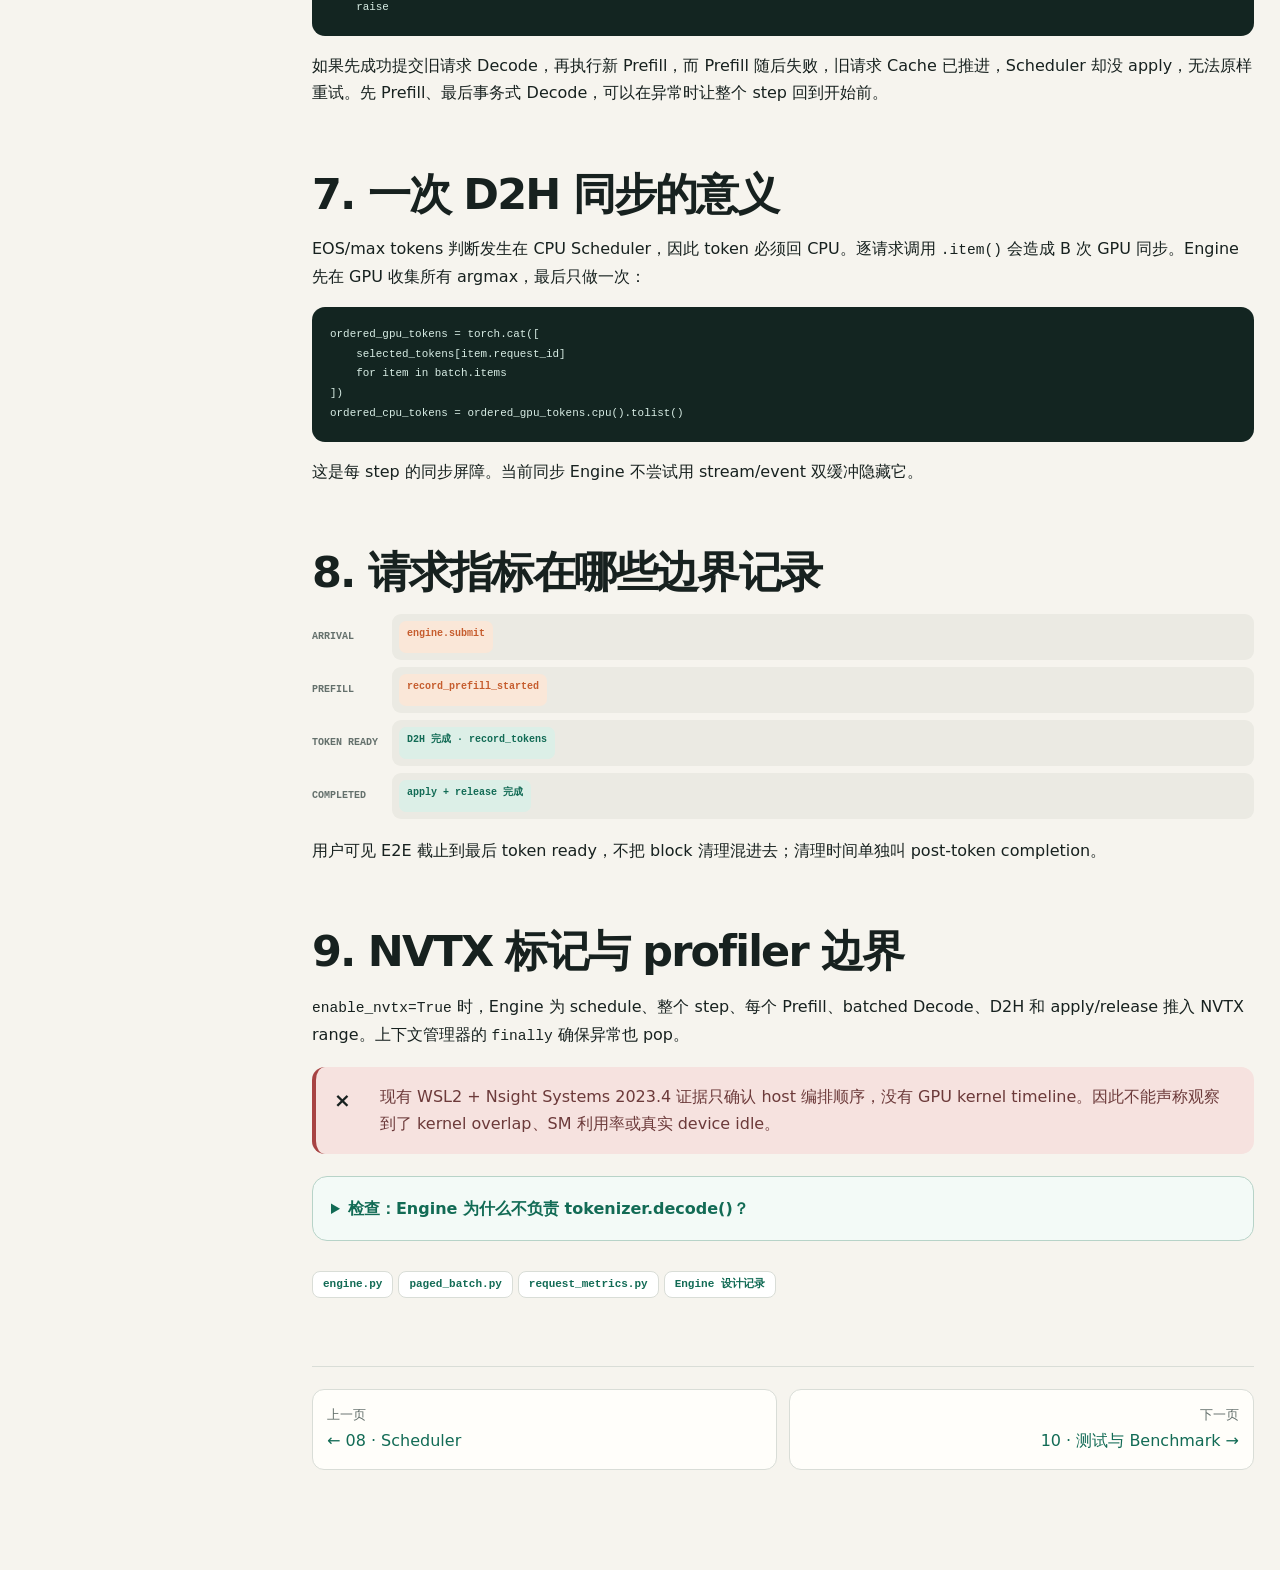
<file: docs/tutorial/09-engine.html>
<!doctype html><html lang="zh-CN"><head><meta charset="utf-8"><meta name="viewport" content="width=device-width,initial-scale=1"><title>09 Continuous Engine · mini-vLLM</title><link rel="stylesheet" href="assets/style.css"></head>
<body data-page="09-engine"><div class="layout"><main class="page"><article class="content">
  <div class="crumb">Chapter 09 · Continuous Engine</div><h1>Engine 如何把所有组件串成闭环</h1><p class="lead"><code>ContinuousBatchEngine</code> 是整个项目的稳定顶层入口。它只有约两百行，却承担最容易出错的跨组件契约：顺序、事务、同步、结果归属和资源释放。</p>

  <section class="chapter"><h2>1. 构造时先验证静态布局</h2>
    <p>Engine 要求 Runner 使用 <code>paged_cuda</code> backend，并检查模型与 Cache storage 的：</p>
    <div class="formula">num_layers<br>num_key_value_heads<br>head_dim<br>dtype<br>device</div>
    <p>任一项不一致都提前报错。例如模型 K/V 有 2 heads，而 Cache 按 4 heads 分配，若不在构造时拒绝，后面写地址可能 shape 错误甚至越界。</p>
  </section>

  <section class="chapter"><h2>2. submit() 同时做两件事</h2>
    <pre><code>arrival_ns = clock_ns()
request = scheduler.submit(
    request_id,
    prompt_token_ids,
    max_new_tokens=max_new_tokens,
    eos_token_ids=eos_token_ids,
)
metrics.register_request(request_id, arrival_ns)</code></pre>
    <p>请求必须通过 Engine 提交，而不是直接调用 Scheduler，否则 metrics 不知道 arrival 时间，后续无法计算 queue wait 和 TTFT。</p>
  </section>

  <section class="chapter"><h2>3. step() 的完整时序</h2>
    <div class="steps"><div class="step"><div><b>记录 started_ns</b><p>同一个单调时钟用于所有请求事件。</p></div></div><div class="step"><div><b>scheduler.schedule_step()</b><p>返回 mixed batch 或 None。None 可能表示没有工作，也可能表示等待资源。</p></div></div><div class="step"><div><b>逐请求 Prefill</b><p>为每个新请求构造 <code>[1,S]</code> tensor 和 <code>PagedRequestKVCache</code>。</p></div></div><div class="step"><div><b>一次 batched Decode</b><p>把已有请求的 token 堆成 <code>[B,1]</code>，用 <code>PagedBatchDecodeAdapter</code> 执行。</p></div></div><div class="step"><div><b>按 batch.items 顺序拼 token</b><p>Prefill/Decode 执行顺序可能与逻辑 items 不同，必须按 ID 恢复。</p></div></div><div class="step"><div><b>一次 D2H</b><p><code>torch.cat(...).cpu().tolist()</code>，而不是每请求 <code>.item()</code>。</p></div></div><div class="step"><div><b>apply + release + metrics</b><p>Scheduler 更新请求，Admission 释放 finished blocks，记录 token ready/completed。</p></div></div></div>
  </section>

  <section class="chapter"><h2>4. Mixed Batch 为什么要拆开执行</h2>
    <p>SchedulerBatch 可以同时包含新请求 Prefill 和旧请求 Decode，但它们的输入形状与 attention 语义不同：</p>
    <table class="compare-table"><thead><tr><th></th><th>Prefill 子批</th><th>Decode 子批</th></tr></thead><tbody><tr><td>输入长度</td><td>每请求不同，当前逐请求执行</td><td>每请求恰好 1</td></tr><tr><td>mask</td><td>causal mask</td><td>无需显式 mask</td></tr><tr><td>Cache</td><td>空 Cache 初始化</td><td>已有变长 Cache 追加</td></tr><tr><td>当前实现</td><td>N 次 runner.prefill</td><td>1 次 runner.decode_batch</td></tr></tbody></table>
    <div class="callout warn"><div class="icon">!</div><p>这意味着 mixed step 中，新请求的长 Prefill 会先执行，已有请求的 Decode 要等待，形成 Prefill/Decode interference。Continuous 提升整体排队与吞吐，但可能拉长某个 TPOT interval。</p></div>
  </section>

  <section class="chapter"><h2>5. PagedBatchDecodeAdapter 做了什么</h2>
    <p>它把多个独立 RequestBlockTable 包装成 ModelRunner 认识的“批量 Cache”。最重要的契约是 batch row 顺序。</p>
    <pre><code>request_ids = ("C", "A", "B")

row 0: token_C, position_C, K/V_C, table_C, length_C
row 1: token_A, position_A, K/V_A, table_A, length_A
row 2: token_B, position_B, K/V_B, table_B, length_B</code></pre>
    <p>如果某处偷偷按 request 创建顺序 A/B/C 构造 metadata，所有 tensor 的 shape 都合法，CUDA 也可能不报错，但不同用户上下文会串行——这是最危险的一类 silent corruption。</p>
    <h3>批量事务</h3>
    <p><code>begin_decode()</code> 逐请求 begin append。若后面的请求分配失败，会逆序 abort 前面已经 begin 的请求。所有层写完后才统一 commit。</p>
  </section>

  <section class="chapter"><h2>6. 为什么 Prefill 必须先于 Decode</h2>
    <p>当前排序是为了可重试语义：</p>
    <pre><code>try:
    run_all_new_prefills()       # 结果暂不 apply
    run_one_batched_decode()     # 内部自带 batch transaction
except Exception:
    admission.release_admitted(prefill_ids)
    scheduler.abort_step()
    raise</code></pre>
    <p>如果先成功提交旧请求 Decode，再执行新 Prefill，而 Prefill 随后失败，旧请求 Cache 已推进，Scheduler 却没 apply，无法原样重试。先 Prefill、最后事务式 Decode，可以在异常时让整个 step 回到开始前。</p>
  </section>

  <section class="chapter"><h2>7. 一次 D2H 同步的意义</h2>
    <p>EOS/max tokens 判断发生在 CPU Scheduler，因此 token 必须回 CPU。逐请求调用 <code>.item()</code> 会造成 B 次 GPU 同步。Engine 先在 GPU 收集所有 argmax，最后只做一次：</p>
    <pre><code>ordered_gpu_tokens = torch.cat([
    selected_tokens[item.request_id]
    for item in batch.items
])
ordered_cpu_tokens = ordered_gpu_tokens.cpu().tolist()</code></pre>
    <p>这是每 step 的同步屏障。当前同步 Engine 不尝试用 stream/event 双缓冲隐藏它。</p>
  </section>

  <section class="chapter"><h2>8. 请求指标在哪些边界记录</h2>
    <div class="timeline"><div class="tick"><div class="tick-name">ARRIVAL</div><div class="tick-body"><span class="work prefill">engine.submit</span></div></div><div class="tick"><div class="tick-name">PREFILL</div><div class="tick-body"><span class="work prefill">record_prefill_started</span></div></div><div class="tick"><div class="tick-name">TOKEN READY</div><div class="tick-body"><span class="work decode">D2H 完成 · record_tokens</span></div></div><div class="tick"><div class="tick-name">COMPLETED</div><div class="tick-body"><span class="work decode">apply + release 完成</span></div></div></div>
    <p>用户可见 E2E 截止到最后 token ready，不把 block 清理混进去；清理时间单独叫 post-token completion。</p>
  </section>

  <section class="chapter"><h2>9. NVTX 标记与 profiler 边界</h2>
    <p><code>enable_nvtx=True</code> 时，Engine 为 schedule、整个 step、每个 Prefill、batched Decode、D2H 和 apply/release 推入 NVTX range。上下文管理器的 <code>finally</code> 确保异常也 pop。</p>
    <div class="callout danger"><div class="icon">×</div><p>现有 WSL2 + Nsight Systems 2023.4 证据只确认 host 编排顺序，没有 GPU kernel timeline。因此不能声称观察到了 kernel overlap、SM 利用率或真实 device idle。</p></div>
    <details class="quiz"><summary>检查：Engine 为什么不负责 tokenizer.decode()？</summary><div class="answer">稳定 runtime 的输入输出契约是 token IDs。Tokenizer 属于模型边界/服务层，放在 Engine 内会把文本库、batch 编码和流式输出策略混入核心调度与执行逻辑。</div></details>
    <a class="source-link" href="../../src/mini_llm_runtime/engine.py">engine.py</a><a class="source-link" href="../../src/mini_llm_runtime/paged_batch.py">paged_batch.py</a><a class="source-link" href="../../src/mini_llm_runtime/request_metrics.py">request_metrics.py</a><a class="source-link" href="../continuous_batch_engine.md">Engine 设计记录</a>
  </section>
  <div class="pager"><a href="08-scheduler.html"><small>上一页</small>← 08 · Scheduler</a><a href="10-testing.html"><small>下一页</small>10 · 测试与 Benchmark →</a></div>
</article></main></div><script src="assets/app.js"></script></body></html>
</file>
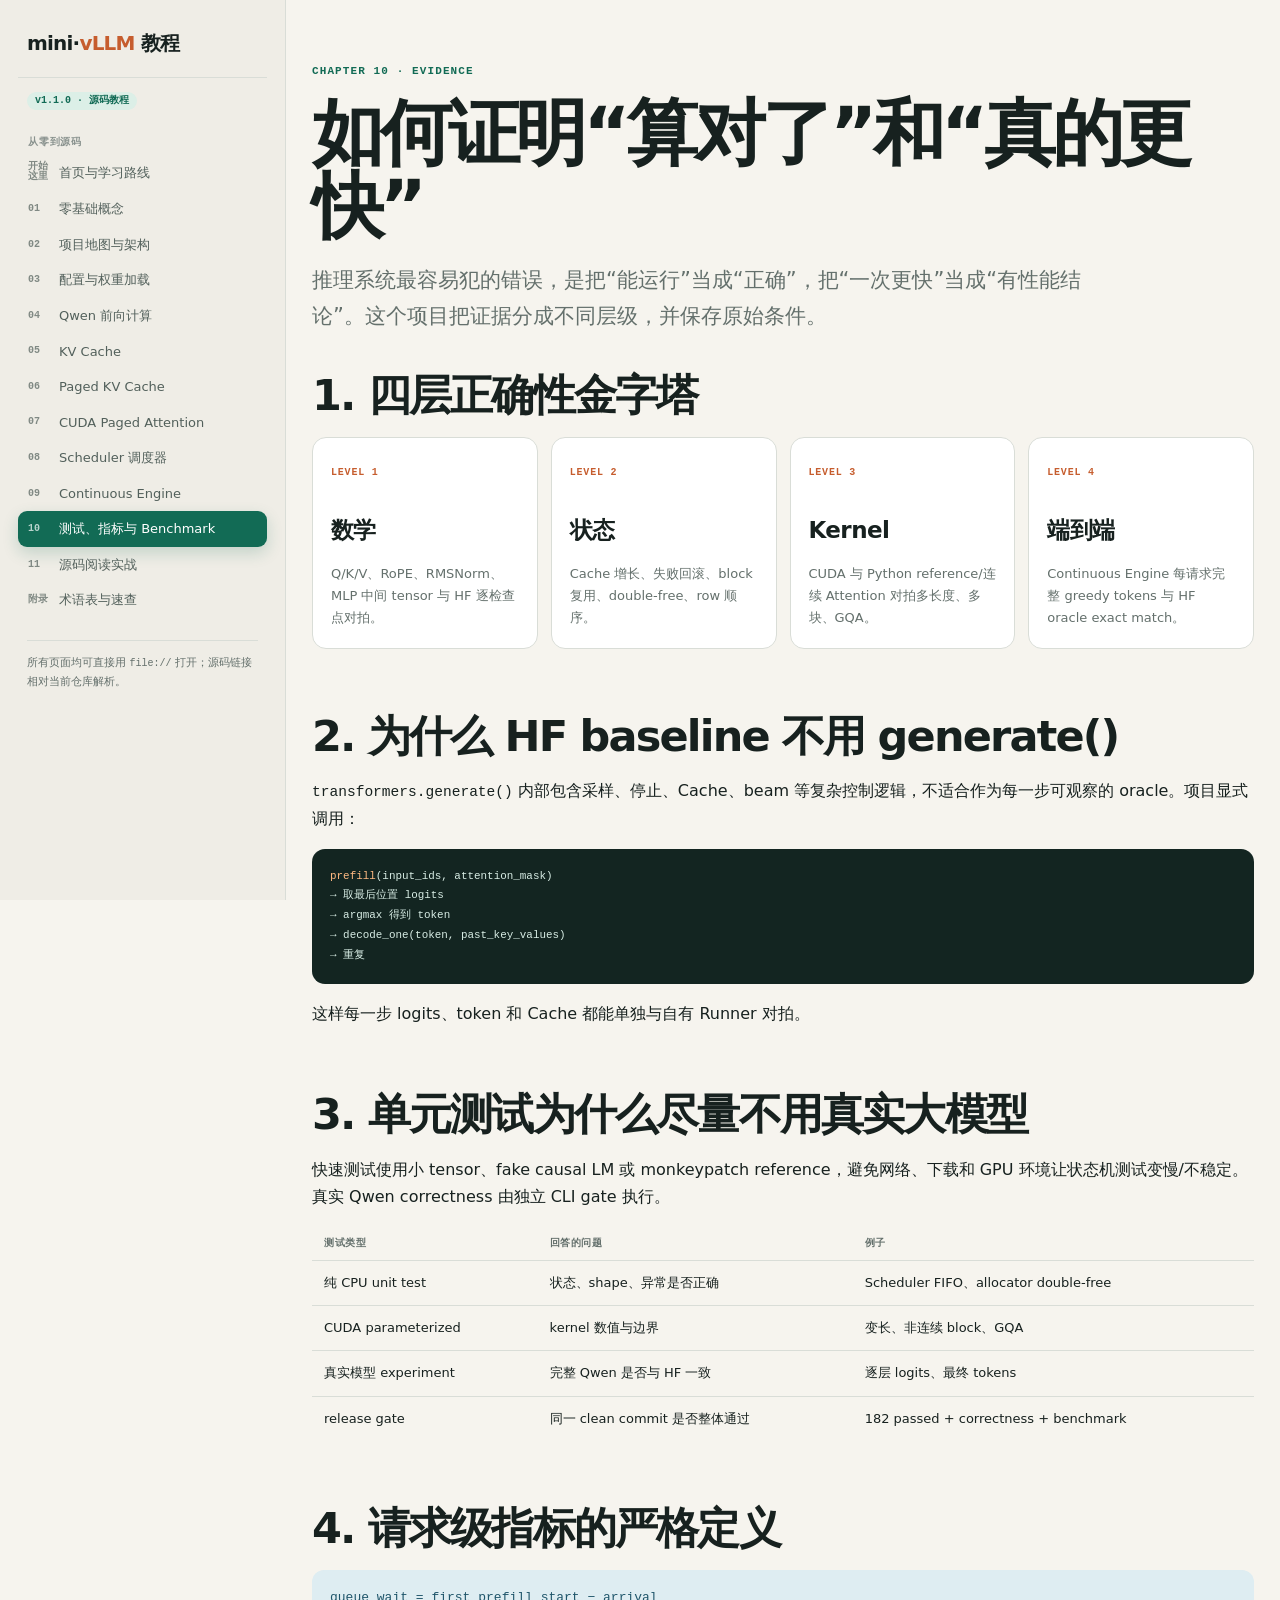
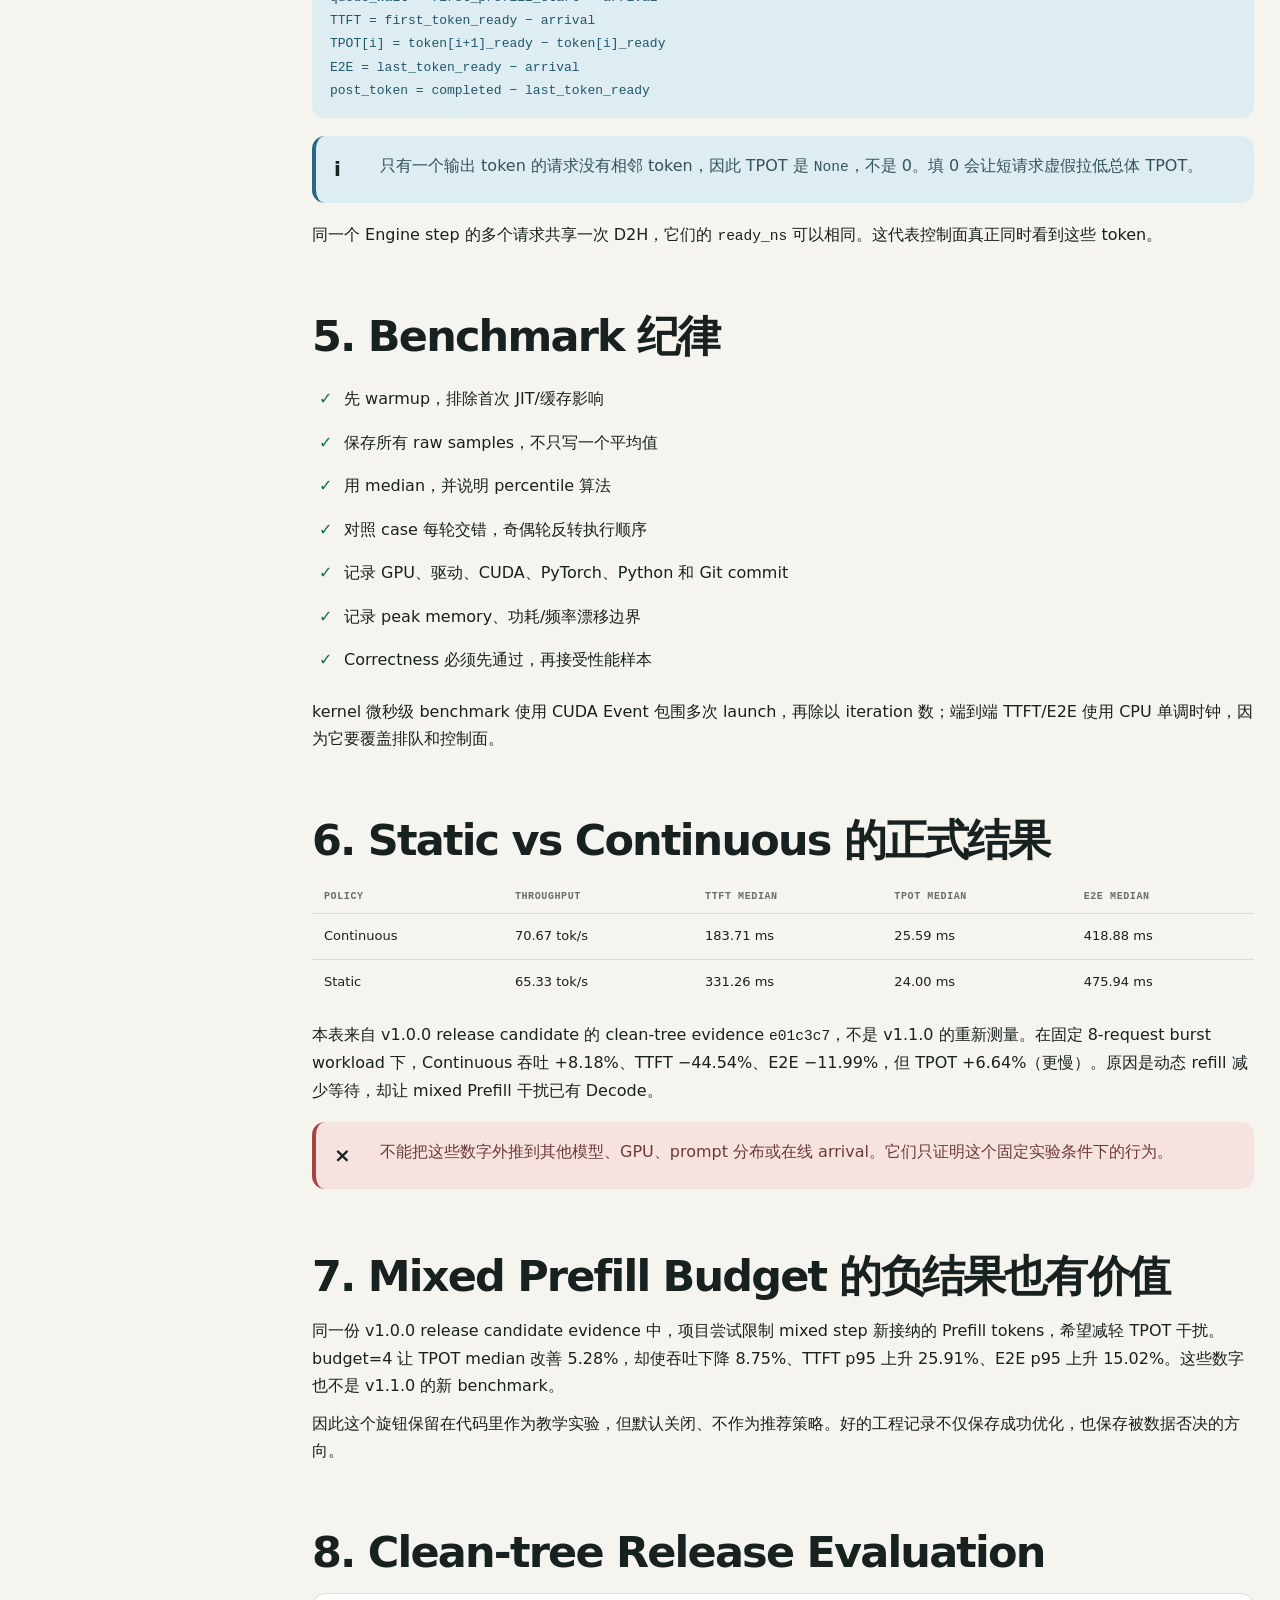
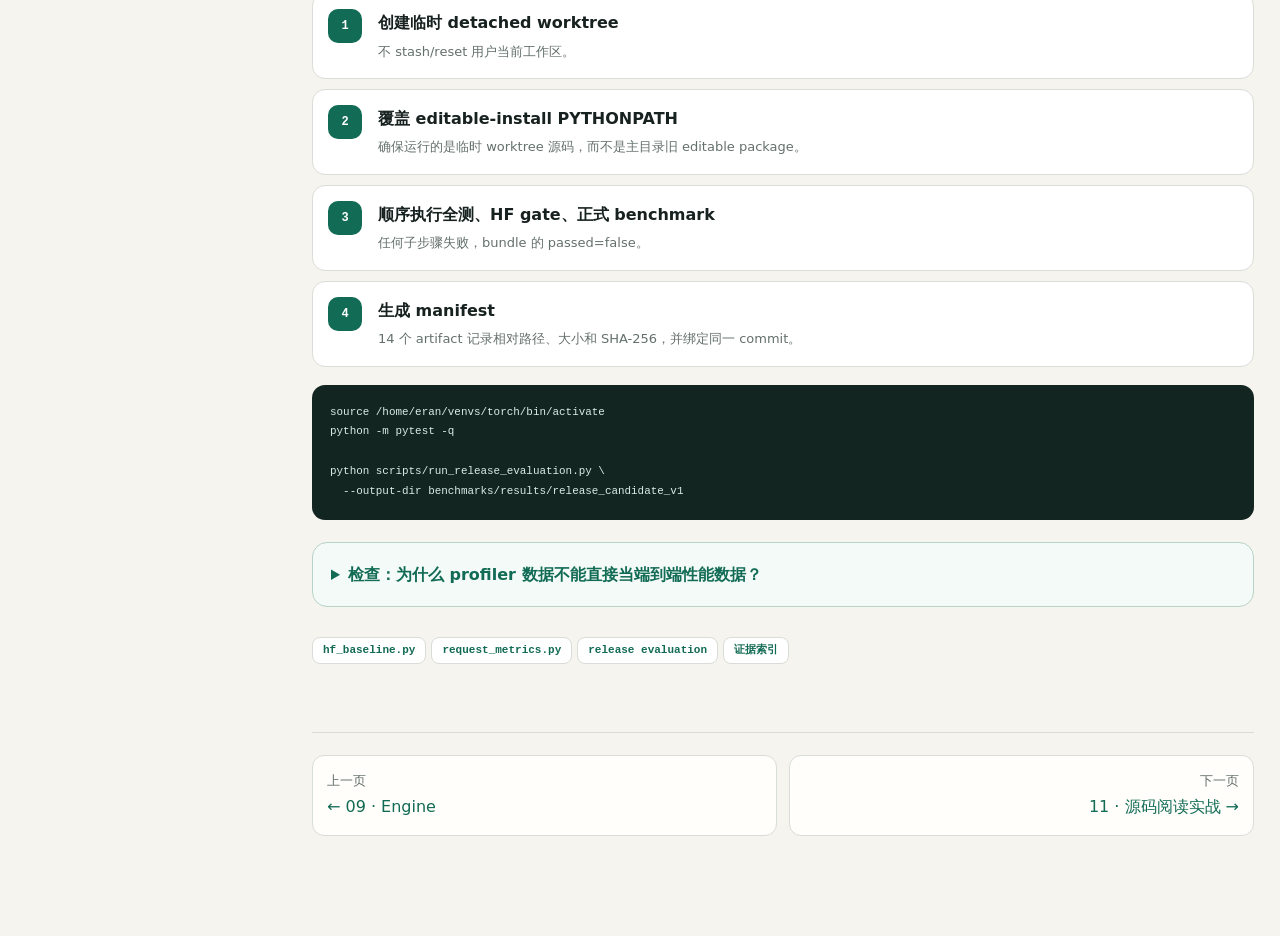
<file: docs/tutorial/10-testing.html>
<!doctype html><html lang="zh-CN"><head><meta charset="utf-8"><meta name="viewport" content="width=device-width,initial-scale=1"><title>10 测试与 Benchmark · mini-vLLM</title><link rel="stylesheet" href="assets/style.css"></head>
<body data-page="10-testing"><div class="layout"><main class="page"><article class="content">
  <div class="crumb">Chapter 10 · Evidence</div><h1>如何证明“算对了”和“真的更快”</h1><p class="lead">推理系统最容易犯的错误，是把“能运行”当成“正确”，把“一次更快”当成“有性能结论”。这个项目把证据分成不同层级，并保存原始条件。</p>

  <section class="chapter"><h2>1. 四层正确性金字塔</h2>
    <div class="grid-4"><div class="card"><span class="label">Level 1</span><h3>数学</h3><p>Q/K/V、RoPE、RMSNorm、MLP 中间 tensor 与 HF 逐检查点对拍。</p></div><div class="card"><span class="label">Level 2</span><h3>状态</h3><p>Cache 增长、失败回滚、block 复用、double-free、row 顺序。</p></div><div class="card"><span class="label">Level 3</span><h3>Kernel</h3><p>CUDA 与 Python reference/连续 Attention 对拍多长度、多块、GQA。</p></div><div class="card"><span class="label">Level 4</span><h3>端到端</h3><p>Continuous Engine 每请求完整 greedy tokens 与 HF oracle exact match。</p></div></div>
  </section>

  <section class="chapter"><h2>2. 为什么 HF baseline 不用 generate()</h2>
    <p><code>transformers.generate()</code> 内部包含采样、停止、Cache、beam 等复杂控制逻辑，不适合作为每一步可观察的 oracle。项目显式调用：</p>
    <pre><code>prefill(input_ids, attention_mask)
→ 取最后位置 logits
→ argmax 得到 token
→ decode_one(token, past_key_values)
→ 重复</code></pre>
    <p>这样每一步 logits、token 和 Cache 都能单独与自有 Runner 对拍。</p>
  </section>

  <section class="chapter"><h2>3. 单元测试为什么尽量不用真实大模型</h2>
    <p>快速测试使用小 tensor、fake causal LM 或 monkeypatch reference，避免网络、下载和 GPU 环境让状态机测试变慢/不稳定。真实 Qwen correctness 由独立 CLI gate 执行。</p>
    <table class="compare-table"><thead><tr><th>测试类型</th><th>回答的问题</th><th>例子</th></tr></thead><tbody><tr><td>纯 CPU unit test</td><td>状态、shape、异常是否正确</td><td>Scheduler FIFO、allocator double-free</td></tr><tr><td>CUDA parameterized</td><td>kernel 数值与边界</td><td>变长、非连续 block、GQA</td></tr><tr><td>真实模型 experiment</td><td>完整 Qwen 是否与 HF 一致</td><td>逐层 logits、最终 tokens</td></tr><tr><td>release gate</td><td>同一 clean commit 是否整体通过</td><td>182 passed + correctness + benchmark</td></tr></tbody></table>
  </section>

  <section class="chapter"><h2>4. 请求级指标的严格定义</h2>
    <div class="formula">queue_wait = first_prefill_start − arrival<br>TTFT = first_token_ready − arrival<br>TPOT[i] = token[i+1]_ready − token[i]_ready<br>E2E = last_token_ready − arrival<br>post_token = completed − last_token_ready</div>
    <div class="callout"><div class="icon">i</div><p>只有一个输出 token 的请求没有相邻 token，因此 TPOT 是 <code>None</code>，不是 0。填 0 会让短请求虚假拉低总体 TPOT。</p></div>
    <p>同一个 Engine step 的多个请求共享一次 D2H，它们的 <code>ready_ns</code> 可以相同。这代表控制面真正同时看到这些 token。</p>
  </section>

  <section class="chapter"><h2>5. Benchmark 纪律</h2>
    <ul class="checklist"><li>先 warmup，排除首次 JIT/缓存影响</li><li>保存所有 raw samples，不只写一个平均值</li><li>用 median，并说明 percentile 算法</li><li>对照 case 每轮交错，奇偶轮反转执行顺序</li><li>记录 GPU、驱动、CUDA、PyTorch、Python 和 Git commit</li><li>记录 peak memory、功耗/频率漂移边界</li><li>Correctness 必须先通过，再接受性能样本</li></ul>
    <p>kernel 微秒级 benchmark 使用 CUDA Event 包围多次 launch，再除以 iteration 数；端到端 TTFT/E2E 使用 CPU 单调时钟，因为它要覆盖排队和控制面。</p>
  </section>

  <section class="chapter"><h2>6. Static vs Continuous 的正式结果</h2>
    <table class="compare-table"><thead><tr><th>Policy</th><th>Throughput</th><th>TTFT median</th><th>TPOT median</th><th>E2E median</th></tr></thead><tbody><tr><td>Continuous</td><td>70.67 tok/s</td><td>183.71 ms</td><td>25.59 ms</td><td>418.88 ms</td></tr><tr><td>Static</td><td>65.33 tok/s</td><td>331.26 ms</td><td>24.00 ms</td><td>475.94 ms</td></tr></tbody></table>
    <p>本表来自 v1.0.0 release candidate 的 clean-tree evidence <code>e01c3c7</code>，不是 v1.1.0 的重新测量。在固定 8-request burst workload 下，Continuous 吞吐 +8.18%、TTFT −44.54%、E2E −11.99%，但 TPOT +6.64%（更慢）。原因是动态 refill 减少等待，却让 mixed Prefill 干扰已有 Decode。</p>
    <div class="callout danger"><div class="icon">×</div><p>不能把这些数字外推到其他模型、GPU、prompt 分布或在线 arrival。它们只证明这个固定实验条件下的行为。</p></div>
  </section>

  <section class="chapter"><h2>7. Mixed Prefill Budget 的负结果也有价值</h2>
    <p>同一份 v1.0.0 release candidate evidence 中，项目尝试限制 mixed step 新接纳的 Prefill tokens，希望减轻 TPOT 干扰。budget=4 让 TPOT median 改善 5.28%，却使吞吐下降 8.75%、TTFT p95 上升 25.91%、E2E p95 上升 15.02%。这些数字也不是 v1.1.0 的新 benchmark。</p>
    <p>因此这个旋钮保留在代码里作为教学实验，但默认关闭、不作为推荐策略。好的工程记录不仅保存成功优化，也保存被数据否决的方向。</p>
  </section>

  <section class="chapter"><h2>8. Clean-tree Release Evaluation</h2>
    <div class="steps"><div class="step"><div><b>创建临时 detached worktree</b><p>不 stash/reset 用户当前工作区。</p></div></div><div class="step"><div><b>覆盖 editable-install PYTHONPATH</b><p>确保运行的是临时 worktree 源码，而不是主目录旧 editable package。</p></div></div><div class="step"><div><b>顺序执行全测、HF gate、正式 benchmark</b><p>任何子步骤失败，bundle 的 passed=false。</p></div></div><div class="step"><div><b>生成 manifest</b><p>14 个 artifact 记录相对路径、大小和 SHA-256，并绑定同一 commit。</p></div></div></div>
    <pre><code>source /home/eran/venvs/torch/bin/activate
python -m pytest -q

python scripts/run_release_evaluation.py \
  --output-dir benchmarks/results/release_candidate_v1</code></pre>
    <details class="quiz"><summary>检查：为什么 profiler 数据不能直接当端到端性能数据？</summary><div class="answer">Profiler 往往只采一个 kernel 或有限时间窗，且采集本身有开销。它用于解释 occupancy、memory access、stall 或 host 时序；TTFT/TPOT/E2E 则需要完整 workload、多轮 raw samples 和明确的用户可见边界。</div></details>
    <a class="source-link" href="../../src/mini_llm_runtime/hf_baseline.py">hf_baseline.py</a><a class="source-link" href="../../src/mini_llm_runtime/request_metrics.py">request_metrics.py</a><a class="source-link" href="../../scripts/run_release_evaluation.py">release evaluation</a><a class="source-link" href="../evidence_index.md">证据索引</a>
  </section>
  <div class="pager"><a href="09-engine.html"><small>上一页</small>← 09 · Engine</a><a href="11-reading-lab.html"><small>下一页</small>11 · 源码阅读实战 →</a></div>
</article></main></div><script src="assets/app.js"></script></body></html>
</file>
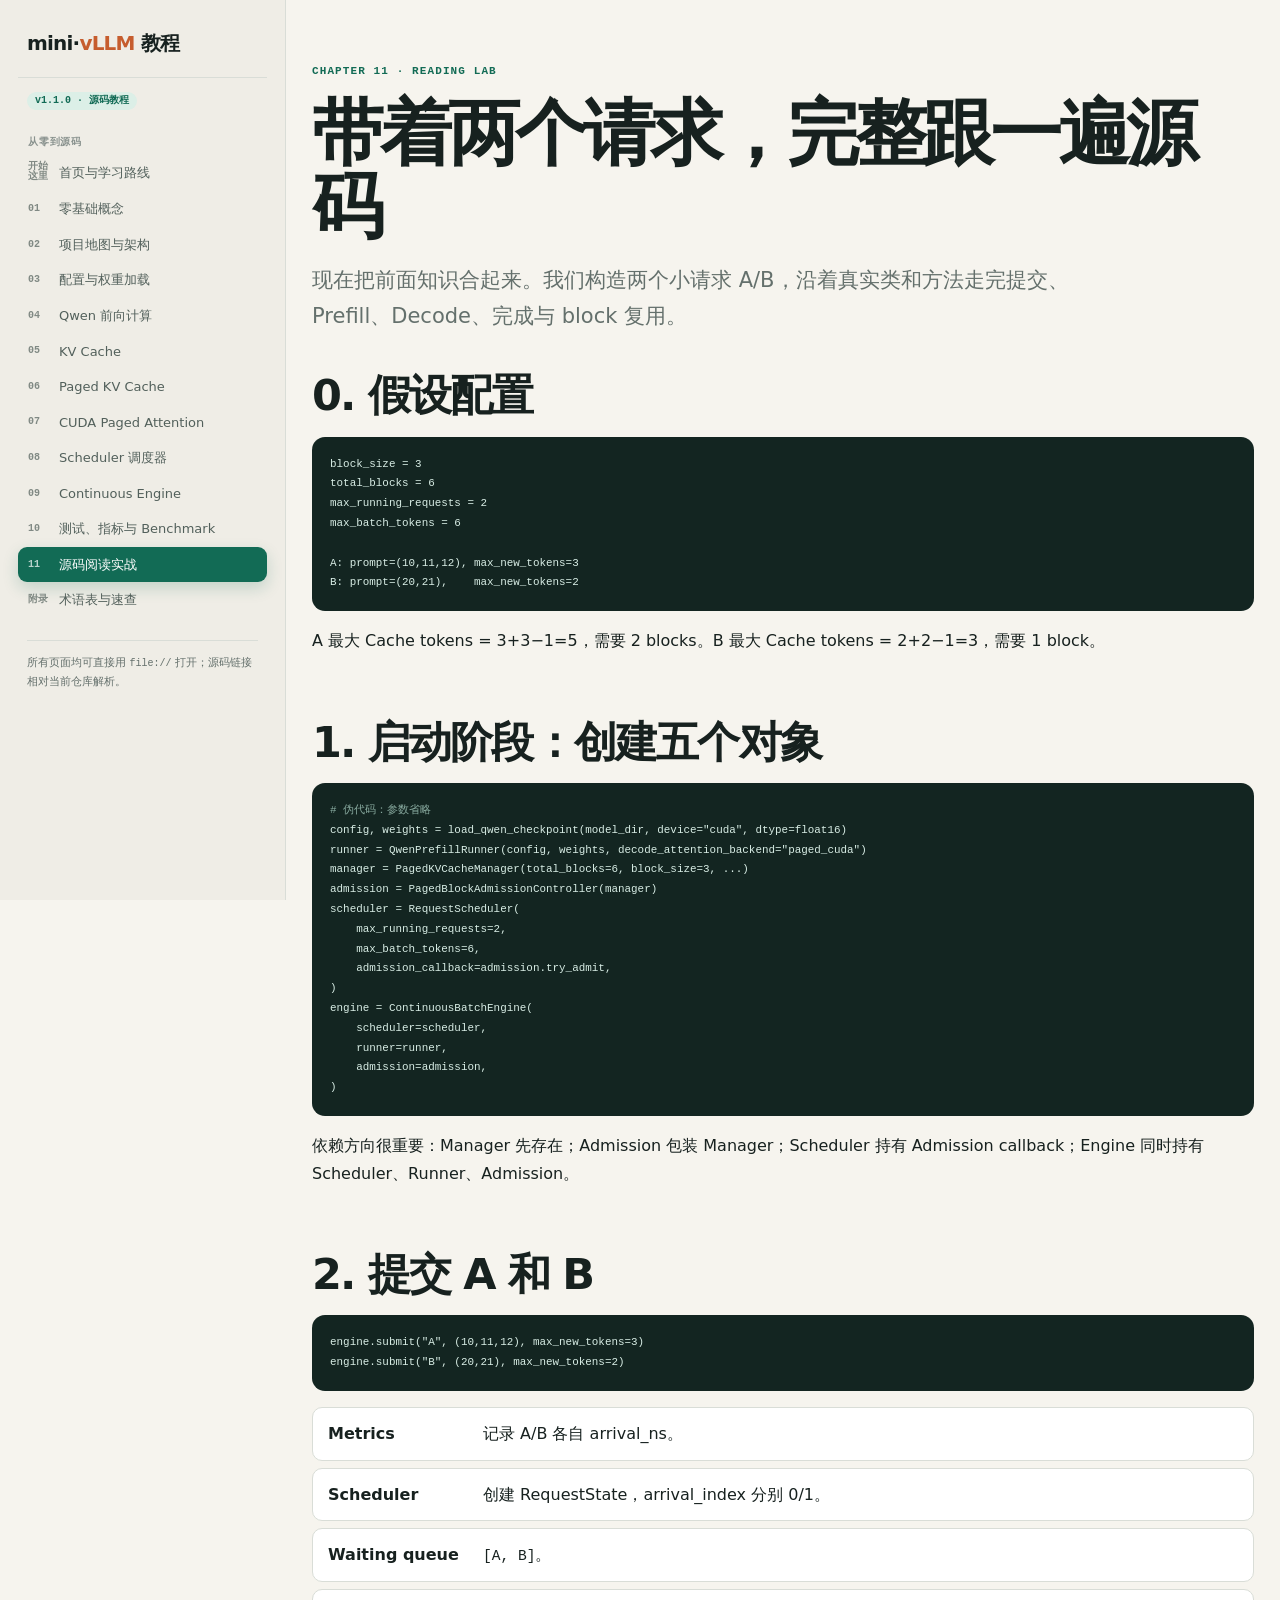
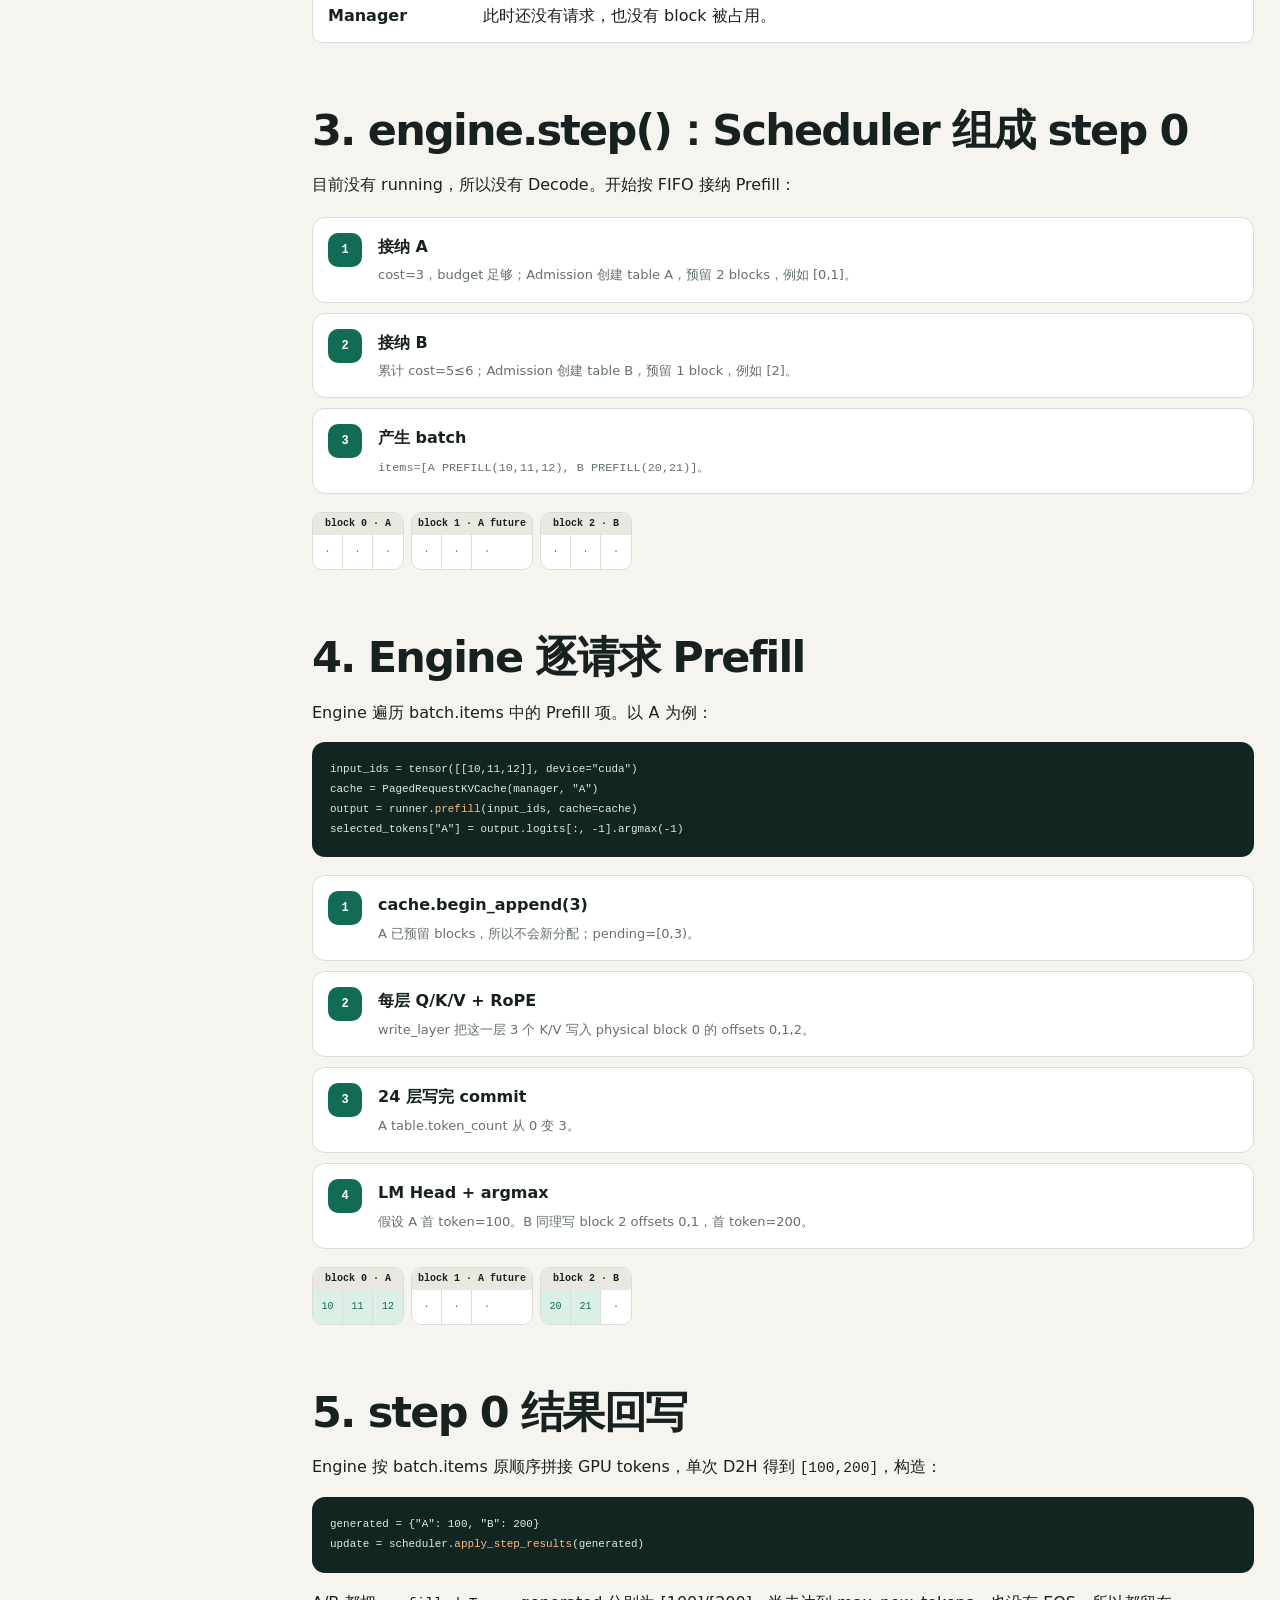
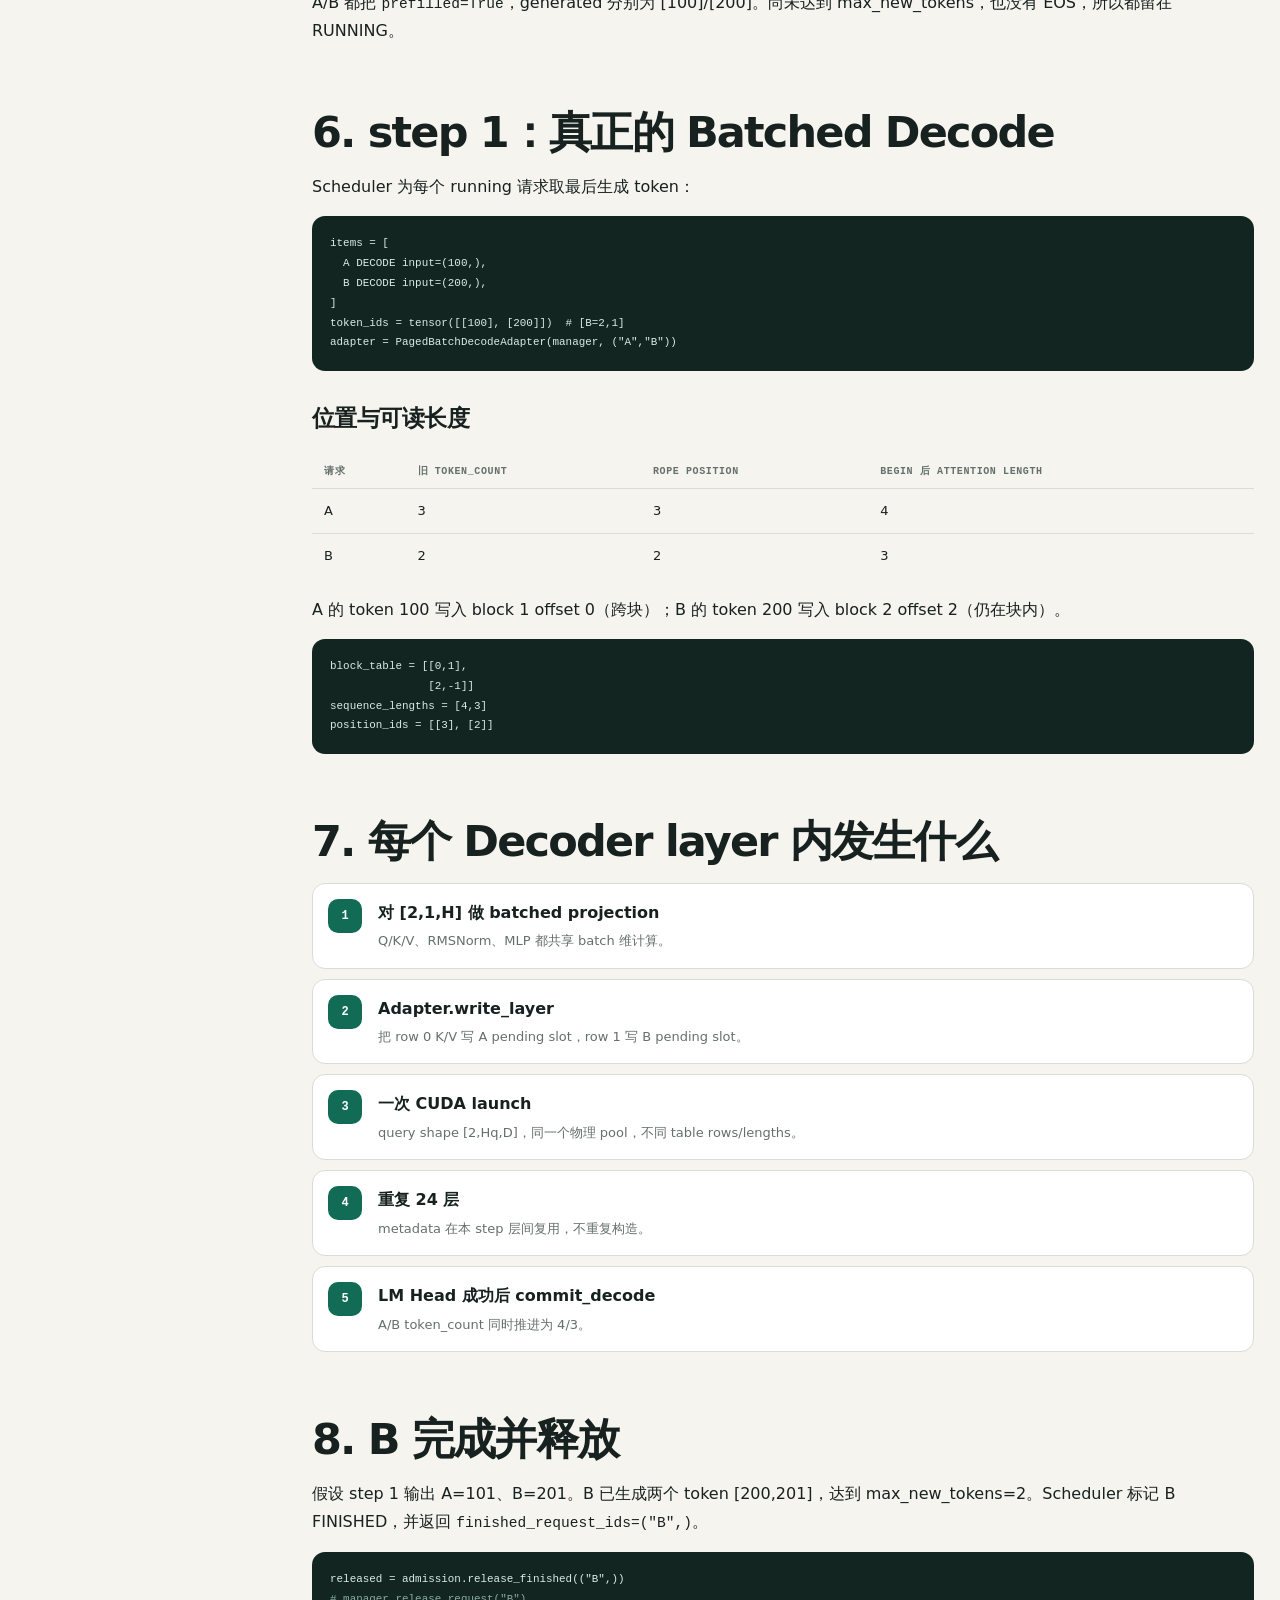
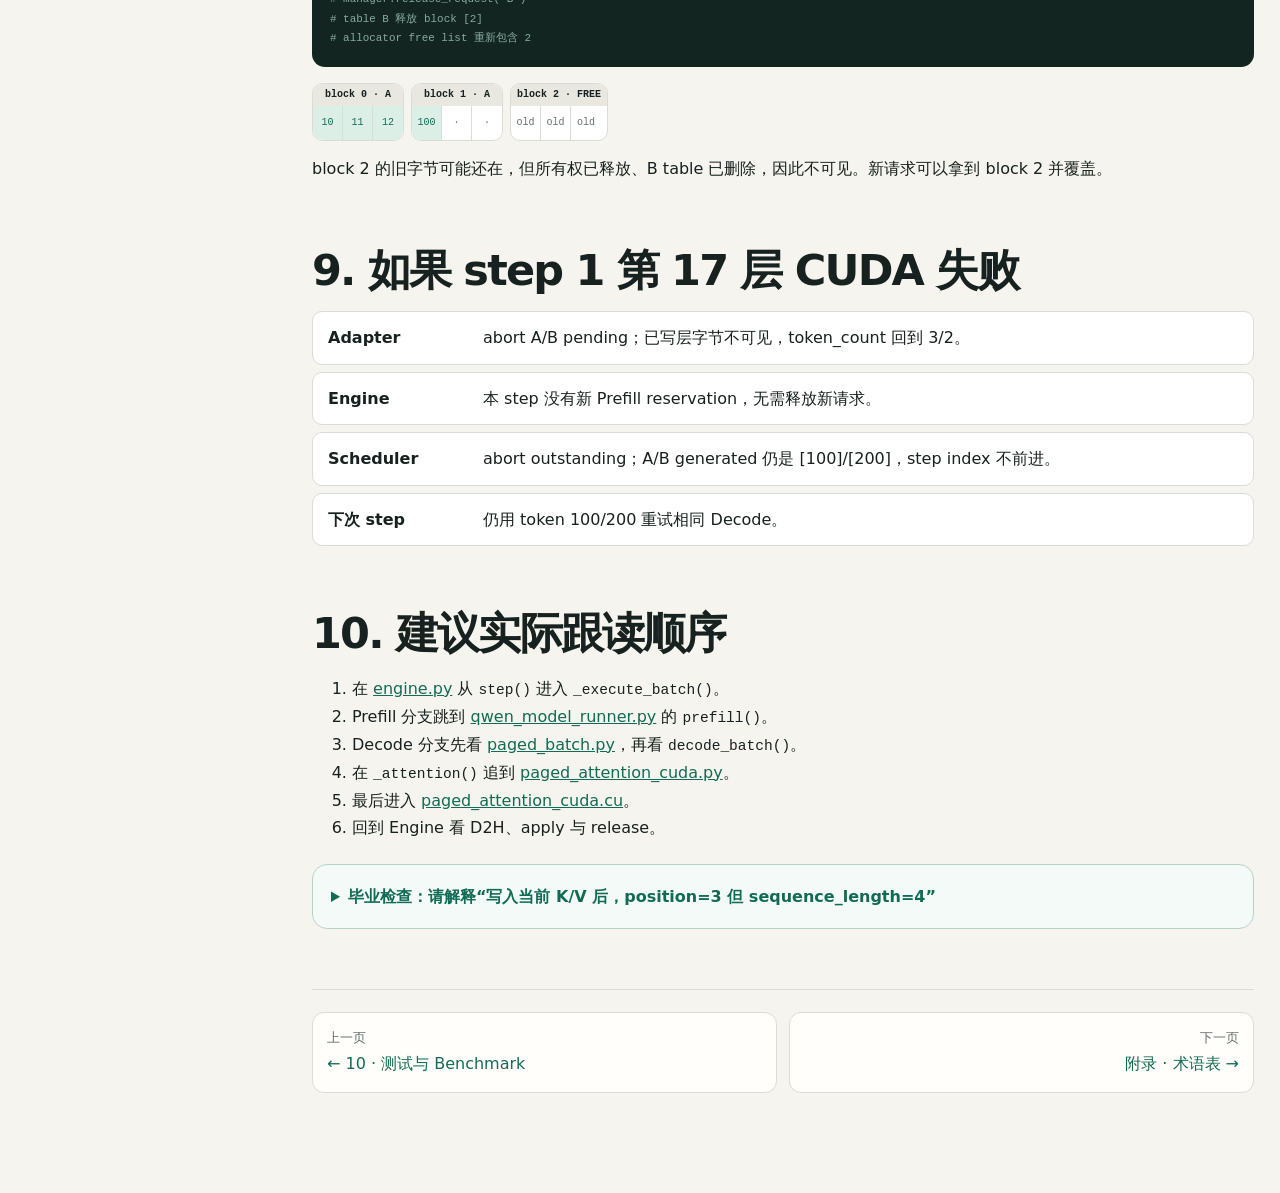
<file: docs/tutorial/11-reading-lab.html>
<!doctype html><html lang="zh-CN"><head><meta charset="utf-8"><meta name="viewport" content="width=device-width,initial-scale=1"><title>11 源码阅读实战 · mini-vLLM</title><link rel="stylesheet" href="assets/style.css"></head>
<body data-page="11-reading-lab"><div class="layout"><main class="page"><article class="content">
  <div class="crumb">Chapter 11 · Reading Lab</div><h1>带着两个请求，完整跟一遍源码</h1><p class="lead">现在把前面知识合起来。我们构造两个小请求 A/B，沿着真实类和方法走完提交、Prefill、Decode、完成与 block 复用。</p>

  <section class="chapter"><h2>0. 假设配置</h2>
    <pre><code>block_size = 3
total_blocks = 6
max_running_requests = 2
max_batch_tokens = 6

A: prompt=(10,11,12), max_new_tokens=3
B: prompt=(20,21),    max_new_tokens=2</code></pre>
    <p>A 最大 Cache tokens = 3+3−1=5，需要 2 blocks。B 最大 Cache tokens = 2+2−1=3，需要 1 block。</p>
  </section>

  <section class="chapter"><h2>1. 启动阶段：创建五个对象</h2>
    <pre><code># 伪代码：参数省略
config, weights = load_qwen_checkpoint(model_dir, device="cuda", dtype=float16)
runner = QwenPrefillRunner(config, weights, decode_attention_backend="paged_cuda")
manager = PagedKVCacheManager(total_blocks=6, block_size=3, ...)
admission = PagedBlockAdmissionController(manager)
scheduler = RequestScheduler(
    max_running_requests=2,
    max_batch_tokens=6,
    admission_callback=admission.try_admit,
)
engine = ContinuousBatchEngine(
    scheduler=scheduler,
    runner=runner,
    admission=admission,
)</code></pre>
    <p>依赖方向很重要：Manager 先存在；Admission 包装 Manager；Scheduler 持有 Admission callback；Engine 同时持有 Scheduler、Runner、Admission。</p>
  </section>

  <section class="chapter"><h2>2. 提交 A 和 B</h2>
    <pre><code>engine.submit("A", (10,11,12), max_new_tokens=3)
engine.submit("B", (20,21), max_new_tokens=2)</code></pre>
    <div class="stack"><div class="stack-row"><strong>Metrics</strong>记录 A/B 各自 arrival_ns。</div><div class="stack-row"><strong>Scheduler</strong>创建 RequestState，arrival_index 分别 0/1。</div><div class="stack-row"><strong>Waiting queue</strong><code>[A, B]</code>。</div><div class="stack-row"><strong>Manager</strong>此时还没有请求，也没有 block 被占用。</div></div>
  </section>

  <section class="chapter"><h2>3. engine.step()：Scheduler 组成 step 0</h2>
    <p>目前没有 running，所以没有 Decode。开始按 FIFO 接纳 Prefill：</p>
    <div class="steps"><div class="step"><div><b>接纳 A</b><p>cost=3，budget 足够；Admission 创建 table A，预留 2 blocks，例如 [0,1]。</p></div></div><div class="step"><div><b>接纳 B</b><p>累计 cost=5≤6；Admission 创建 table B，预留 1 block，例如 [2]。</p></div></div><div class="step"><div><b>产生 batch</b><p><code>items=[A PREFILL(10,11,12), B PREFILL(20,21)]</code>。</p></div></div></div>
    <div class="memory"><div class="block"><div class="block-name">block 0 · A</div><div class="slots"><span class="slot">·</span><span class="slot">·</span><span class="slot">·</span></div></div><div class="block"><div class="block-name">block 1 · A future</div><div class="slots"><span class="slot">·</span><span class="slot">·</span><span class="slot">·</span></div></div><div class="block"><div class="block-name">block 2 · B</div><div class="slots"><span class="slot">·</span><span class="slot">·</span><span class="slot">·</span></div></div></div>
  </section>

  <section class="chapter"><h2>4. Engine 逐请求 Prefill</h2>
    <p>Engine 遍历 batch.items 中的 Prefill 项。以 A 为例：</p>
    <pre><code>input_ids = tensor([[10,11,12]], device="cuda")
cache = PagedRequestKVCache(manager, "A")
output = runner.prefill(input_ids, cache=cache)
selected_tokens["A"] = output.logits[:, -1].argmax(-1)</code></pre>
    <div class="steps"><div class="step"><div><b>cache.begin_append(3)</b><p>A 已预留 blocks，所以不会新分配；pending=[0,3)。</p></div></div><div class="step"><div><b>每层 Q/K/V + RoPE</b><p>write_layer 把这一层 3 个 K/V 写入 physical block 0 的 offsets 0,1,2。</p></div></div><div class="step"><div><b>24 层写完 commit</b><p>A table.token_count 从 0 变 3。</p></div></div><div class="step"><div><b>LM Head + argmax</b><p>假设 A 首 token=100。B 同理写 block 2 offsets 0,1，首 token=200。</p></div></div></div>
    <div class="memory"><div class="block"><div class="block-name">block 0 · A</div><div class="slots"><span class="slot used">10</span><span class="slot used">11</span><span class="slot used">12</span></div></div><div class="block"><div class="block-name">block 1 · A future</div><div class="slots"><span class="slot">·</span><span class="slot">·</span><span class="slot">·</span></div></div><div class="block"><div class="block-name">block 2 · B</div><div class="slots"><span class="slot used">20</span><span class="slot used">21</span><span class="slot">·</span></div></div></div>
  </section>

  <section class="chapter"><h2>5. step 0 结果回写</h2>
    <p>Engine 按 batch.items 原顺序拼接 GPU tokens，单次 D2H 得到 <code>[100,200]</code>，构造：</p>
    <pre><code>generated = {"A": 100, "B": 200}
update = scheduler.apply_step_results(generated)</code></pre>
    <p>A/B 都把 <code>prefilled=True</code>，generated 分别为 [100]/[200]。尚未达到 max_new_tokens，也没有 EOS，所以都留在 RUNNING。</p>
  </section>

  <section class="chapter"><h2>6. step 1：真正的 Batched Decode</h2>
    <p>Scheduler 为每个 running 请求取最后生成 token：</p>
    <pre><code>items = [
  A DECODE input=(100,),
  B DECODE input=(200,),
]
token_ids = tensor([[100], [200]])  # [B=2,1]
adapter = PagedBatchDecodeAdapter(manager, ("A","B"))</code></pre>
    <h3>位置与可读长度</h3>
    <table class="compare-table"><thead><tr><th>请求</th><th>旧 token_count</th><th>RoPE position</th><th>begin 后 Attention length</th></tr></thead><tbody><tr><td>A</td><td>3</td><td>3</td><td>4</td></tr><tr><td>B</td><td>2</td><td>2</td><td>3</td></tr></tbody></table>
    <p>A 的 token 100 写入 block 1 offset 0（跨块）；B 的 token 200 写入 block 2 offset 2（仍在块内）。</p>
    <pre><code>block_table = [[0,1],
               [2,-1]]
sequence_lengths = [4,3]
position_ids = [[3], [2]]</code></pre>
  </section>

  <section class="chapter"><h2>7. 每个 Decoder layer 内发生什么</h2>
    <div class="steps"><div class="step"><div><b>对 [2,1,H] 做 batched projection</b><p>Q/K/V、RMSNorm、MLP 都共享 batch 维计算。</p></div></div><div class="step"><div><b>Adapter.write_layer</b><p>把 row 0 K/V 写 A pending slot，row 1 写 B pending slot。</p></div></div><div class="step"><div><b>一次 CUDA launch</b><p>query shape [2,Hq,D]，同一个物理 pool，不同 table rows/lengths。</p></div></div><div class="step"><div><b>重复 24 层</b><p>metadata 在本 step 层间复用，不重复构造。</p></div></div><div class="step"><div><b>LM Head 成功后 commit_decode</b><p>A/B token_count 同时推进为 4/3。</p></div></div></div>
  </section>

  <section class="chapter"><h2>8. B 完成并释放</h2>
    <p>假设 step 1 输出 A=101、B=201。B 已生成两个 token [200,201]，达到 max_new_tokens=2。Scheduler 标记 B FINISHED，并返回 <code>finished_request_ids=("B",)</code>。</p>
    <pre><code>released = admission.release_finished(("B",))
# manager.release_request("B")
# table B 释放 block [2]
# allocator free list 重新包含 2</code></pre>
    <div class="memory"><div class="block"><div class="block-name">block 0 · A</div><div class="slots"><span class="slot used">10</span><span class="slot used">11</span><span class="slot used">12</span></div></div><div class="block"><div class="block-name">block 1 · A</div><div class="slots"><span class="slot used">100</span><span class="slot">·</span><span class="slot">·</span></div></div><div class="block"><div class="block-name">block 2 · FREE</div><div class="slots"><span class="slot">old</span><span class="slot">old</span><span class="slot">old</span></div></div></div>
    <p>block 2 的旧字节可能还在，但所有权已释放、B table 已删除，因此不可见。新请求可以拿到 block 2 并覆盖。</p>
  </section>

  <section class="chapter"><h2>9. 如果 step 1 第 17 层 CUDA 失败</h2>
    <div class="stack"><div class="stack-row"><strong>Adapter</strong>abort A/B pending；已写层字节不可见，token_count 回到 3/2。</div><div class="stack-row"><strong>Engine</strong>本 step 没有新 Prefill reservation，无需释放新请求。</div><div class="stack-row"><strong>Scheduler</strong>abort outstanding；A/B generated 仍是 [100]/[200]，step index 不前进。</div><div class="stack-row"><strong>下次 step</strong>仍用 token 100/200 重试相同 Decode。</div></div>
  </section>

  <section class="chapter"><h2>10. 建议实际跟读顺序</h2>
    <ol><li>在 <a href="../../src/mini_llm_runtime/engine.py">engine.py</a> 从 <code>step()</code> 进入 <code>_execute_batch()</code>。</li><li>Prefill 分支跳到 <a href="../../src/mini_llm_runtime/qwen_model_runner.py">qwen_model_runner.py</a> 的 <code>prefill()</code>。</li><li>Decode 分支先看 <a href="../../src/mini_llm_runtime/paged_batch.py">paged_batch.py</a>，再看 <code>decode_batch()</code>。</li><li>在 <code>_attention()</code> 追到 <a href="../../src/mini_llm_runtime/paged_attention_cuda.py">paged_attention_cuda.py</a>。</li><li>最后进入 <a href="../../csrc/paged_attention_cuda.cu">paged_attention_cuda.cu</a>。</li><li>回到 Engine 看 D2H、apply 与 release。</li></ol>
    <details class="quiz"><summary>毕业检查：请解释“写入当前 K/V 后，position=3 但 sequence_length=4”</summary><div class="answer">RoPE position 表示当前 token 在序列中的零基绝对位置，等于追加前历史长度 3。Attention sequence_length 表示当前 Query 可以读取多少个 K/V，写入当前 token 后包含历史 3 个加自己 1 个，所以是 4。</div></details>
  </section>
  <div class="pager"><a href="10-testing.html"><small>上一页</small>← 10 · 测试与 Benchmark</a><a href="glossary.html"><small>下一页</small>附录 · 术语表 →</a></div>
</article></main></div><script src="assets/app.js"></script></body></html>
</file>
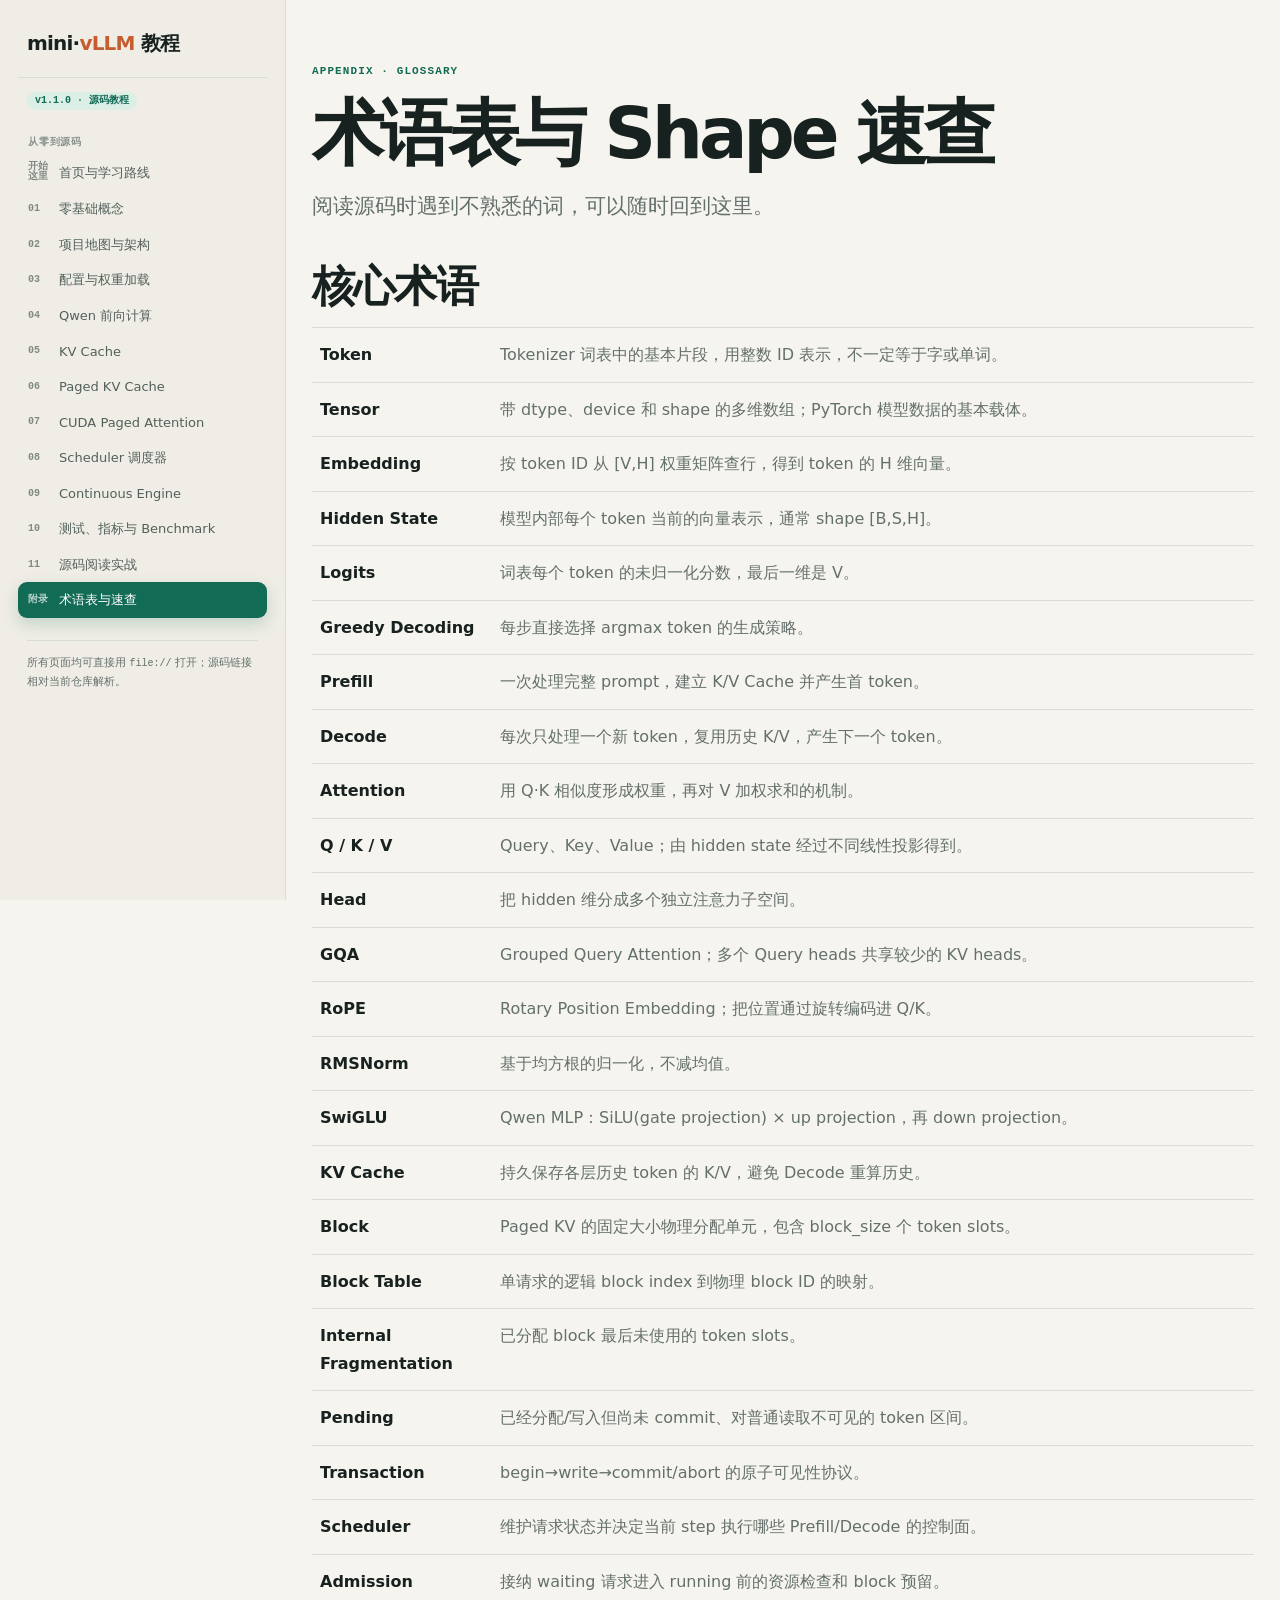
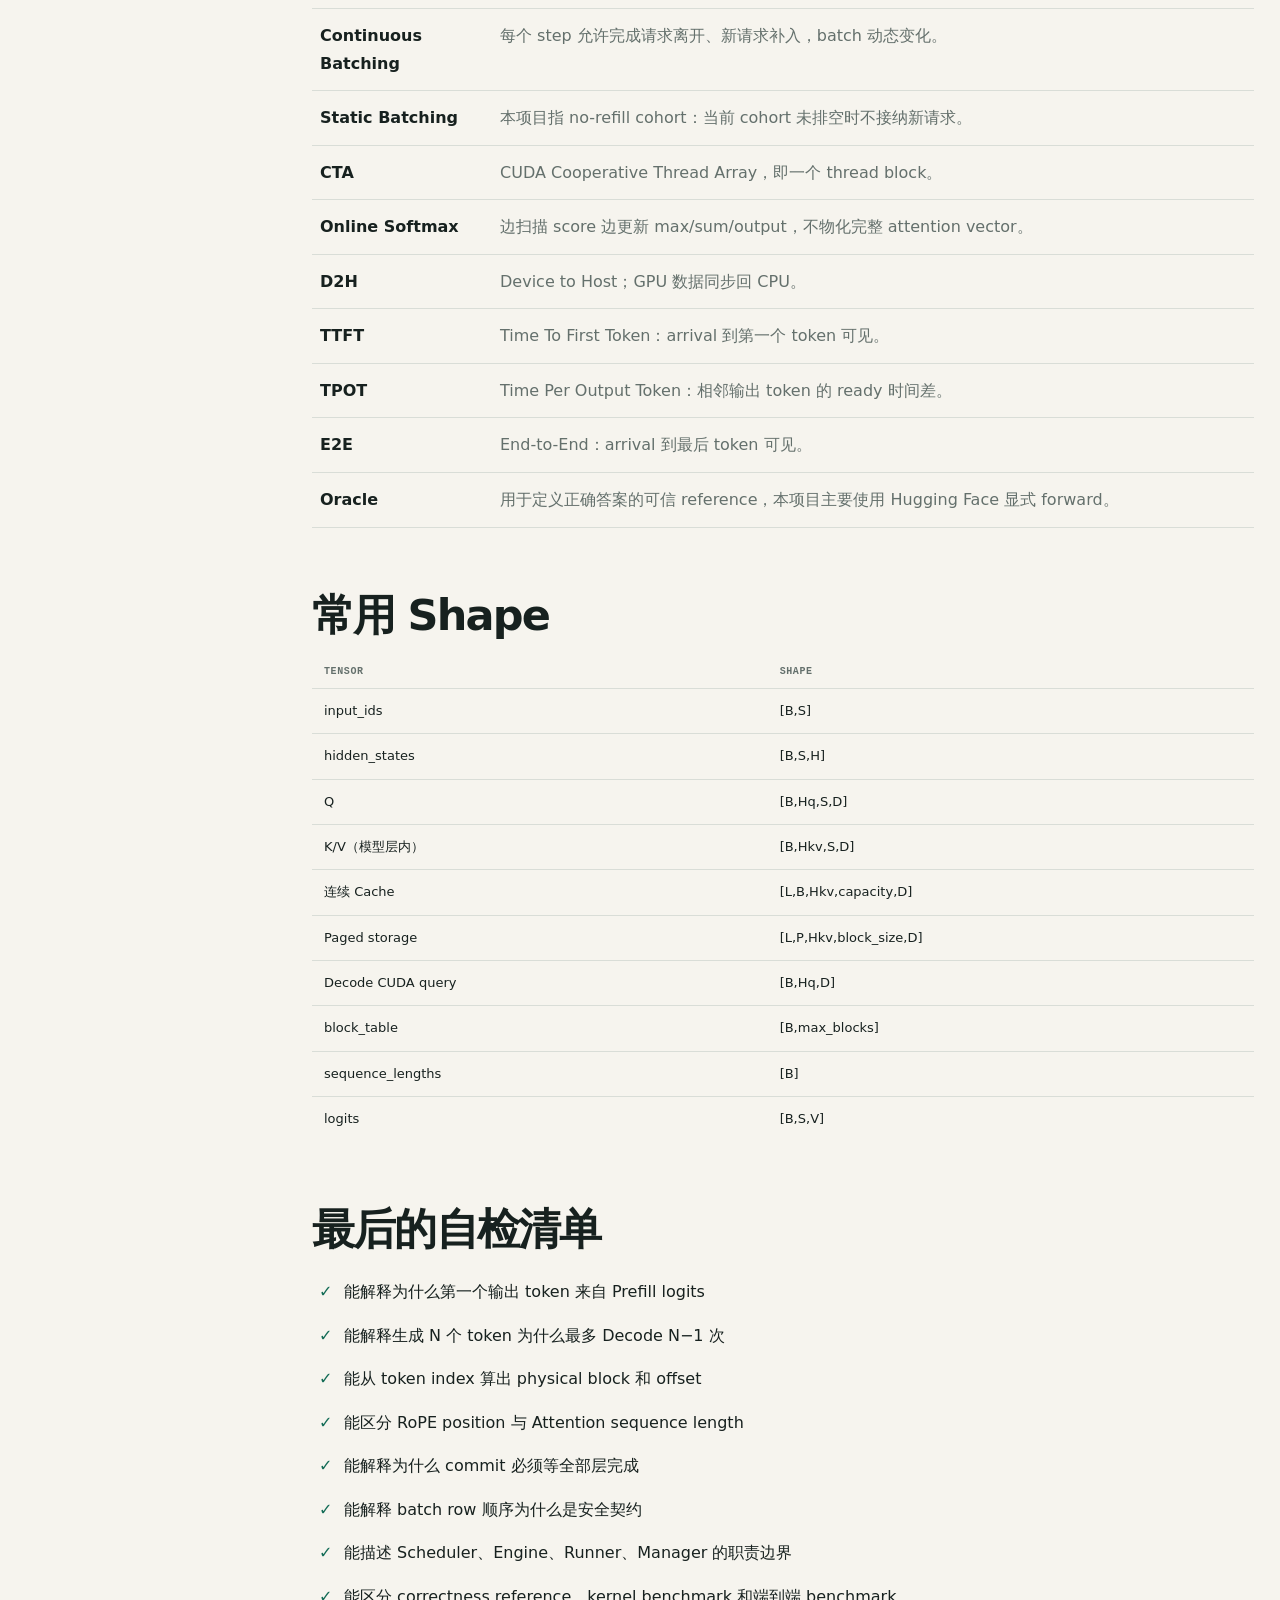
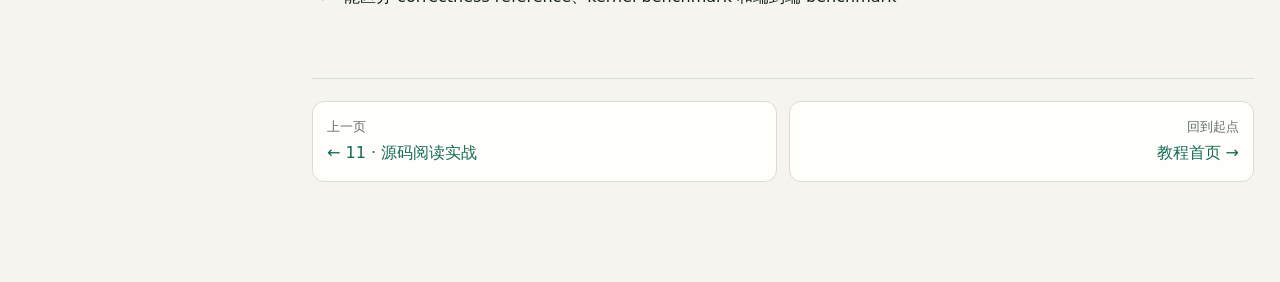
<file: docs/tutorial/glossary.html>
<!doctype html><html lang="zh-CN"><head><meta charset="utf-8"><meta name="viewport" content="width=device-width,initial-scale=1"><title>术语表 · mini-vLLM</title><link rel="stylesheet" href="assets/style.css"></head>
<body data-page="glossary"><div class="layout"><main class="page"><article class="content">
  <div class="crumb">Appendix · Glossary</div><h1>术语表与 Shape 速查</h1><p class="lead">阅读源码时遇到不熟悉的词，可以随时回到这里。</p>
  <section class="chapter"><h2>核心术语</h2><dl class="glossary">
    <dt>Token</dt><dd>Tokenizer 词表中的基本片段，用整数 ID 表示，不一定等于字或单词。</dd>
    <dt>Tensor</dt><dd>带 dtype、device 和 shape 的多维数组；PyTorch 模型数据的基本载体。</dd>
    <dt>Embedding</dt><dd>按 token ID 从 [V,H] 权重矩阵查行，得到 token 的 H 维向量。</dd>
    <dt>Hidden State</dt><dd>模型内部每个 token 当前的向量表示，通常 shape [B,S,H]。</dd>
    <dt>Logits</dt><dd>词表每个 token 的未归一化分数，最后一维是 V。</dd>
    <dt>Greedy Decoding</dt><dd>每步直接选择 argmax token 的生成策略。</dd>
    <dt>Prefill</dt><dd>一次处理完整 prompt，建立 K/V Cache 并产生首 token。</dd>
    <dt>Decode</dt><dd>每次只处理一个新 token，复用历史 K/V，产生下一个 token。</dd>
    <dt>Attention</dt><dd>用 Q·K 相似度形成权重，再对 V 加权求和的机制。</dd>
    <dt>Q / K / V</dt><dd>Query、Key、Value；由 hidden state 经过不同线性投影得到。</dd>
    <dt>Head</dt><dd>把 hidden 维分成多个独立注意力子空间。</dd>
    <dt>GQA</dt><dd>Grouped Query Attention；多个 Query heads 共享较少的 KV heads。</dd>
    <dt>RoPE</dt><dd>Rotary Position Embedding；把位置通过旋转编码进 Q/K。</dd>
    <dt>RMSNorm</dt><dd>基于均方根的归一化，不减均值。</dd>
    <dt>SwiGLU</dt><dd>Qwen MLP：SiLU(gate projection) × up projection，再 down projection。</dd>
    <dt>KV Cache</dt><dd>持久保存各层历史 token 的 K/V，避免 Decode 重算历史。</dd>
    <dt>Block</dt><dd>Paged KV 的固定大小物理分配单元，包含 block_size 个 token slots。</dd>
    <dt>Block Table</dt><dd>单请求的逻辑 block index 到物理 block ID 的映射。</dd>
    <dt>Internal Fragmentation</dt><dd>已分配 block 最后未使用的 token slots。</dd>
    <dt>Pending</dt><dd>已经分配/写入但尚未 commit、对普通读取不可见的 token 区间。</dd>
    <dt>Transaction</dt><dd>begin→write→commit/abort 的原子可见性协议。</dd>
    <dt>Scheduler</dt><dd>维护请求状态并决定当前 step 执行哪些 Prefill/Decode 的控制面。</dd>
    <dt>Admission</dt><dd>接纳 waiting 请求进入 running 前的资源检查和 block 预留。</dd>
    <dt>Continuous Batching</dt><dd>每个 step 允许完成请求离开、新请求补入，batch 动态变化。</dd>
    <dt>Static Batching</dt><dd>本项目指 no-refill cohort：当前 cohort 未排空时不接纳新请求。</dd>
    <dt>CTA</dt><dd>CUDA Cooperative Thread Array，即一个 thread block。</dd>
    <dt>Online Softmax</dt><dd>边扫描 score 边更新 max/sum/output，不物化完整 attention vector。</dd>
    <dt>D2H</dt><dd>Device to Host；GPU 数据同步回 CPU。</dd>
    <dt>TTFT</dt><dd>Time To First Token：arrival 到第一个 token 可见。</dd>
    <dt>TPOT</dt><dd>Time Per Output Token：相邻输出 token 的 ready 时间差。</dd>
    <dt>E2E</dt><dd>End-to-End：arrival 到最后 token 可见。</dd>
    <dt>Oracle</dt><dd>用于定义正确答案的可信 reference，本项目主要使用 Hugging Face 显式 forward。</dd>
  </dl></section>
  <section class="chapter"><h2>常用 Shape</h2><table class="shape-table"><thead><tr><th>Tensor</th><th>Shape</th></tr></thead><tbody><tr><td>input_ids</td><td>[B,S]</td></tr><tr><td>hidden_states</td><td>[B,S,H]</td></tr><tr><td>Q</td><td>[B,Hq,S,D]</td></tr><tr><td>K/V（模型层内）</td><td>[B,Hkv,S,D]</td></tr><tr><td>连续 Cache</td><td>[L,B,Hkv,capacity,D]</td></tr><tr><td>Paged storage</td><td>[L,P,Hkv,block_size,D]</td></tr><tr><td>Decode CUDA query</td><td>[B,Hq,D]</td></tr><tr><td>block_table</td><td>[B,max_blocks]</td></tr><tr><td>sequence_lengths</td><td>[B]</td></tr><tr><td>logits</td><td>[B,S,V]</td></tr></tbody></table></section>
  <section class="chapter"><h2>最后的自检清单</h2><ul class="checklist"><li>能解释为什么第一个输出 token 来自 Prefill logits</li><li>能解释生成 N 个 token 为什么最多 Decode N−1 次</li><li>能从 token index 算出 physical block 和 offset</li><li>能区分 RoPE position 与 Attention sequence length</li><li>能解释为什么 commit 必须等全部层完成</li><li>能解释 batch row 顺序为什么是安全契约</li><li>能描述 Scheduler、Engine、Runner、Manager 的职责边界</li><li>能区分 correctness reference、kernel benchmark 和端到端 benchmark</li></ul></section>
  <div class="pager"><a href="11-reading-lab.html"><small>上一页</small>← 11 · 源码阅读实战</a><a href="index.html"><small>回到起点</small>教程首页 →</a></div>
</article></main></div><script src="assets/app.js"></script></body></html>
</file>
<file: docs/tutorial/assets/style.css>
:root {
  --bg: #f6f4ee;
  --paper: #fffefa;
  --ink: #17211f;
  --muted: #64706c;
  --line: #d9ddd7;
  --green: #126b55;
  --green-2: #dcefe7;
  --orange: #c65d2e;
  --orange-2: #fae7d8;
  --blue: #256a84;
  --blue-2: #deedf2;
  --purple: #6d57a3;
  --purple-2: #ebe5f7;
  --red: #a74343;
  --red-2: #f6e2df;
  --yellow: #f5d77a;
  --code: #132521;
  --shadow: 0 14px 38px rgba(22, 34, 30, .08);
  --sans: Inter, ui-sans-serif, system-ui, -apple-system, BlinkMacSystemFont, "Segoe UI", sans-serif;
  --mono: "SFMono-Regular", Consolas, "Liberation Mono", monospace;
}
* { box-sizing: border-box; }
html { scroll-behavior: smooth; }
body { margin: 0; color: var(--ink); background: var(--bg); font-family: var(--sans); line-height: 1.72; }
a { color: var(--green); }
code, pre { font-family: var(--mono); }
code { font-size: .91em; }
.mobile-bar { display: none; position: sticky; top: 0; z-index: 40; height: 54px; align-items: center; padding: 0 15px; border-bottom: 1px solid var(--line); background: rgba(246,244,238,.94); backdrop-filter: blur(14px); }
.menu-button { border: 0; background: var(--ink); color: white; border-radius: 8px; padding: 8px 10px; cursor: pointer; }
.mobile-title { margin-left: 12px; font-weight: 800; }
.layout { min-height: 100vh; display: grid; grid-template-columns: 286px minmax(0, 1fr); }
.sidebar { position: sticky; top: 0; height: 100vh; overflow-y: auto; border-right: 1px solid var(--line); background: #efede6; padding: 24px 18px; }
.brand { display: block; color: var(--ink); text-decoration: none; font-weight: 900; font-size: 20px; letter-spacing: -.04em; padding: 2px 9px 17px; border-bottom: 1px solid var(--line); }
.brand span { color: var(--orange); }
.version { display: inline-block; margin: 14px 9px 8px; color: var(--green); background: var(--green-2); border-radius: 999px; padding: 4px 8px; font: 800 10px/1 var(--mono); }
.nav-group { margin-top: 12px; }
.nav-label { padding: 8px 10px 5px; color: #89928e; font: 800 10px/1 var(--mono); letter-spacing: .08em; text-transform: uppercase; }
.side-link { display: grid; grid-template-columns: 24px 1fr; gap: 7px; align-items: center; padding: 9px 10px; border-radius: 9px; color: #52605b; text-decoration: none; font-size: 13px; line-height: 1.35; }
.side-link:hover { background: rgba(255,255,255,.6); color: var(--ink); }
.side-link.active { color: white; background: var(--green); box-shadow: 0 6px 16px rgba(18,107,85,.2); }
.side-num { font: 750 10px/1 var(--mono); opacity: .7; }
.side-footer { margin: 22px 9px; padding-top: 13px; border-top: 1px solid var(--line); color: var(--muted); font-size: 11px; }
.page { min-width: 0; }
.content { width: min(1060px, calc(100% - 52px)); margin: 0 auto; padding: 66px 0 100px; }
.crumb { color: var(--green); font: 800 11px/1 var(--mono); letter-spacing: .1em; text-transform: uppercase; }
h1 { max-width: 900px; margin: 20px 0 18px; font-size: clamp(42px, 6vw, 72px); line-height: 1.02; letter-spacing: -.058em; }
.lead { max-width: 820px; color: var(--muted); font-size: clamp(17px, 2vw, 21px); }
.hero-meta { display: flex; flex-wrap: wrap; gap: 8px; margin: 26px 0 42px; }
.pill { border: 1px solid var(--line); background: var(--paper); border-radius: 999px; padding: 7px 11px; font-size: 12px; }
.chapter { scroll-margin-top: 30px; margin-top: 64px; }
.chapter:first-of-type { margin-top: 38px; }
h2 { margin: 0 0 18px; font-size: clamp(29px, 4vw, 43px); line-height: 1.08; letter-spacing: -.042em; }
h3 { margin: 28px 0 12px; font-size: 23px; letter-spacing: -.025em; }
h4 { margin: 18px 0 8px; font-size: 17px; }
p { margin: 10px 0; }
.muted { color: var(--muted); }
.small { font-size: 13px; }
.panel { margin: 18px 0; padding: 23px; border: 1px solid var(--line); border-radius: 18px; background: var(--paper); box-shadow: var(--shadow); }
.panel.flat { box-shadow: none; }
.panel h3:first-child, .panel h4:first-child { margin-top: 0; }
.grid-2, .grid-3, .grid-4 { display: grid; gap: 13px; }
.grid-2 { grid-template-columns: repeat(2, minmax(0,1fr)); }
.grid-3 { grid-template-columns: repeat(3, minmax(0,1fr)); }
.grid-4 { grid-template-columns: repeat(4, minmax(0,1fr)); }
.card { padding: 18px; border: 1px solid var(--line); border-radius: 14px; background: #fff; }
.card > :first-child { margin-top: 0; }
.card > :last-child { margin-bottom: 0; }
.card p, .card li { color: var(--muted); font-size: 13px; }
.label { color: var(--orange); font: 850 10px/1 var(--mono); letter-spacing: .08em; text-transform: uppercase; }
.callout { margin: 18px 0; display: grid; grid-template-columns: 34px 1fr; gap: 12px; border-radius: 13px; padding: 16px 18px; background: var(--blue-2); border-left: 4px solid var(--blue); }
.callout.warn { background: var(--orange-2); border-left-color: var(--orange); }
.callout.danger { background: var(--red-2); border-left-color: var(--red); }
.callout.good { background: var(--green-2); border-left-color: var(--green); }
.callout .icon { font-size: 20px; font-weight: 900; }
.callout p { margin: 0; color: #34525b; }
.callout.warn p { color: #6e4a39; }
.callout.danger p { color: #6c3a3a; }
.callout.good p { color: #285a4c; }
pre { margin: 16px 0; overflow-x: auto; border-radius: 13px; background: var(--code); color: #d8ede5; padding: 18px; font-size: 12px; line-height: 1.65; tab-size: 2; }
pre .comment { color: #88aa9f; }
pre .hot { color: #ffbb83; }
.inline-code { color: var(--blue); background: var(--blue-2); border-radius: 5px; padding: 2px 5px; font-family: var(--mono); font-size: .88em; }
.diagram { overflow-x: auto; margin: 20px 0; padding: 22px; border: 1px solid var(--line); border-radius: 17px; background: var(--paper); box-shadow: var(--shadow); }
.flow { min-width: 720px; display: flex; align-items: center; justify-content: center; gap: 8px; }
.node { min-width: 120px; min-height: 84px; display: grid; place-items: center; align-content: center; text-align: center; border: 1px solid var(--line); border-radius: 12px; padding: 10px; background: #fff; font-size: 13px; }
.node strong { display: block; }
.node small { color: var(--muted); margin-top: 5px; font-family: var(--mono); }
.node.green { color: white; background: var(--green); border-color: var(--green); }
.node.orange { background: var(--orange-2); border-color: #e6b295; }
.node.blue { background: var(--blue-2); border-color: #a9ccd7; }
.arrow { color: var(--orange); font-size: 24px; font-weight: 900; }
.stack { display: grid; gap: 7px; }
.stack-row { padding: 12px 15px; border-radius: 10px; background: #fff; border: 1px solid var(--line); }
.stack-row strong { display: inline-block; min-width: 155px; }
.tensor { display: inline-flex; align-items: center; min-height: 34px; margin: 3px; padding: 6px 9px; border-radius: 7px; background: var(--purple-2); color: var(--purple); font: 750 11px/1.3 var(--mono); }
.shape-table, .compare-table { width: 100%; border-collapse: collapse; margin: 17px 0; font-size: 13px; }
.shape-table th, .shape-table td, .compare-table th, .compare-table td { padding: 11px 12px; border-bottom: 1px solid var(--line); text-align: left; vertical-align: top; }
.shape-table th, .compare-table th { color: var(--muted); font: 750 10px/1 var(--mono); letter-spacing: .06em; text-transform: uppercase; }
.shape-table tr:last-child td, .compare-table tr:last-child td { border-bottom: 0; }
.formula { margin: 16px 0; padding: 16px 18px; border-radius: 12px; background: var(--blue-2); color: #20566b; font: 13px/1.8 var(--mono); overflow-x: auto; }
.example { border: 1px dashed #c6c9c2; border-radius: 13px; padding: 17px; background: #f9f8f3; }
.example-title { color: var(--orange); font-weight: 800; margin-bottom: 8px; }
.steps { counter-reset: lesson; display: grid; gap: 10px; margin: 18px 0; }
.step { counter-increment: lesson; display: grid; grid-template-columns: 38px 1fr; gap: 12px; padding: 15px; border: 1px solid var(--line); border-radius: 13px; background: #fff; }
.step::before { content: counter(lesson); width: 34px; height: 34px; display: grid; place-items: center; border-radius: 10px; color: white; background: var(--green); font: 800 12px/1 var(--mono); }
.step b { display: block; margin-bottom: 4px; }
.step p { margin: 0; color: var(--muted); font-size: 13px; }
.memory { display: flex; flex-wrap: wrap; gap: 7px; margin: 14px 0; }
.block { border: 1px solid var(--line); border-radius: 10px; background: #fff; overflow: hidden; min-width: 86px; }
.block-name { padding: 6px; text-align: center; background: #e8e8e1; font: 750 10px/1 var(--mono); }
.slots { display: flex; }
.slot { width: 30px; height: 34px; display: grid; place-items: center; border-right: 1px solid var(--line); color: var(--muted); font: 10px/1 var(--mono); }
.slot:last-child { border: 0; }
.slot.used { background: var(--green-2); color: var(--green); }
.slot.now { background: var(--orange); color: #fff; }
.timeline { display: grid; gap: 7px; margin: 18px 0; }
.tick { display: grid; grid-template-columns: 70px 1fr; gap: 10px; align-items: center; }
.tick-name { font: 750 10px/1 var(--mono); color: var(--muted); }
.tick-body { display: flex; gap: 6px; min-height: 46px; padding: 7px; border-radius: 9px; background: #ebeae3; }
.work { padding: 8px; border-radius: 7px; font: 750 10px/1 var(--mono); }
.work.prefill { color: var(--orange); background: var(--orange-2); }
.work.decode { color: var(--green); background: var(--green-2); }
.badge { display: inline-block; border-radius: 999px; padding: 4px 8px; font: 800 10px/1 var(--mono); }
.badge.done { color: var(--green); background: var(--green-2); }
.badge.limit { color: var(--orange); background: var(--orange-2); }
.quiz { margin: 22px 0; border: 1px solid #b7d3c8; border-radius: 15px; background: #f3faf7; padding: 18px; }
.quiz summary { cursor: pointer; color: var(--green); font-weight: 800; }
.quiz .answer { margin-top: 12px; color: var(--muted); font-size: 13px; }
.source-link { display: inline-flex; margin: 8px 5px 8px 0; padding: 7px 10px; border: 1px solid var(--line); border-radius: 8px; background: #fff; text-decoration: none; font: 750 11px/1 var(--mono); }
.source-link:hover { border-color: var(--green); }
.pager { display: grid; grid-template-columns: 1fr 1fr; gap: 12px; margin-top: 60px; padding-top: 22px; border-top: 1px solid var(--line); }
.pager a { border: 1px solid var(--line); border-radius: 12px; padding: 14px; background: var(--paper); text-decoration: none; }
.pager a:last-child { text-align: right; }
.pager small { display: block; color: var(--muted); }
.glossary { display: grid; grid-template-columns: 180px 1fr; border-top: 1px solid var(--line); }
.glossary dt, .glossary dd { margin: 0; padding: 13px 8px; border-bottom: 1px solid var(--line); }
.glossary dt { font-weight: 800; }
.glossary dd { color: var(--muted); }
.checklist { list-style: none; padding: 0; }
.checklist li { position: relative; padding: 8px 8px 8px 32px; }
.checklist li::before { content: "✓"; position: absolute; left: 7px; color: var(--green); font-weight: 900; }
@media (max-width: 920px) {
  .mobile-bar { display: flex; }
  .layout { display: block; }
  .sidebar { position: fixed; z-index: 50; top: 0; left: 0; width: 286px; transform: translateX(-105%); transition: transform .2s ease; box-shadow: 8px 0 30px rgba(0,0,0,.16); }
  .sidebar.open { transform: translateX(0); }
  .content { width: min(100% - 28px, 1060px); padding-top: 42px; }
  .grid-3, .grid-4 { grid-template-columns: 1fr 1fr; }
}
@media (max-width: 620px) {
  .grid-2, .grid-3, .grid-4 { grid-template-columns: 1fr; }
  .content { width: min(100% - 20px, 1060px); }
  .panel, .diagram { padding: 16px; }
  .glossary { grid-template-columns: 1fr; }
  .glossary dt { border-bottom: 0; padding-bottom: 2px; }
  .glossary dd { padding-top: 2px; }
  .pager { grid-template-columns: 1fr; }
  .pager a:last-child { text-align: left; }
}
</file>
